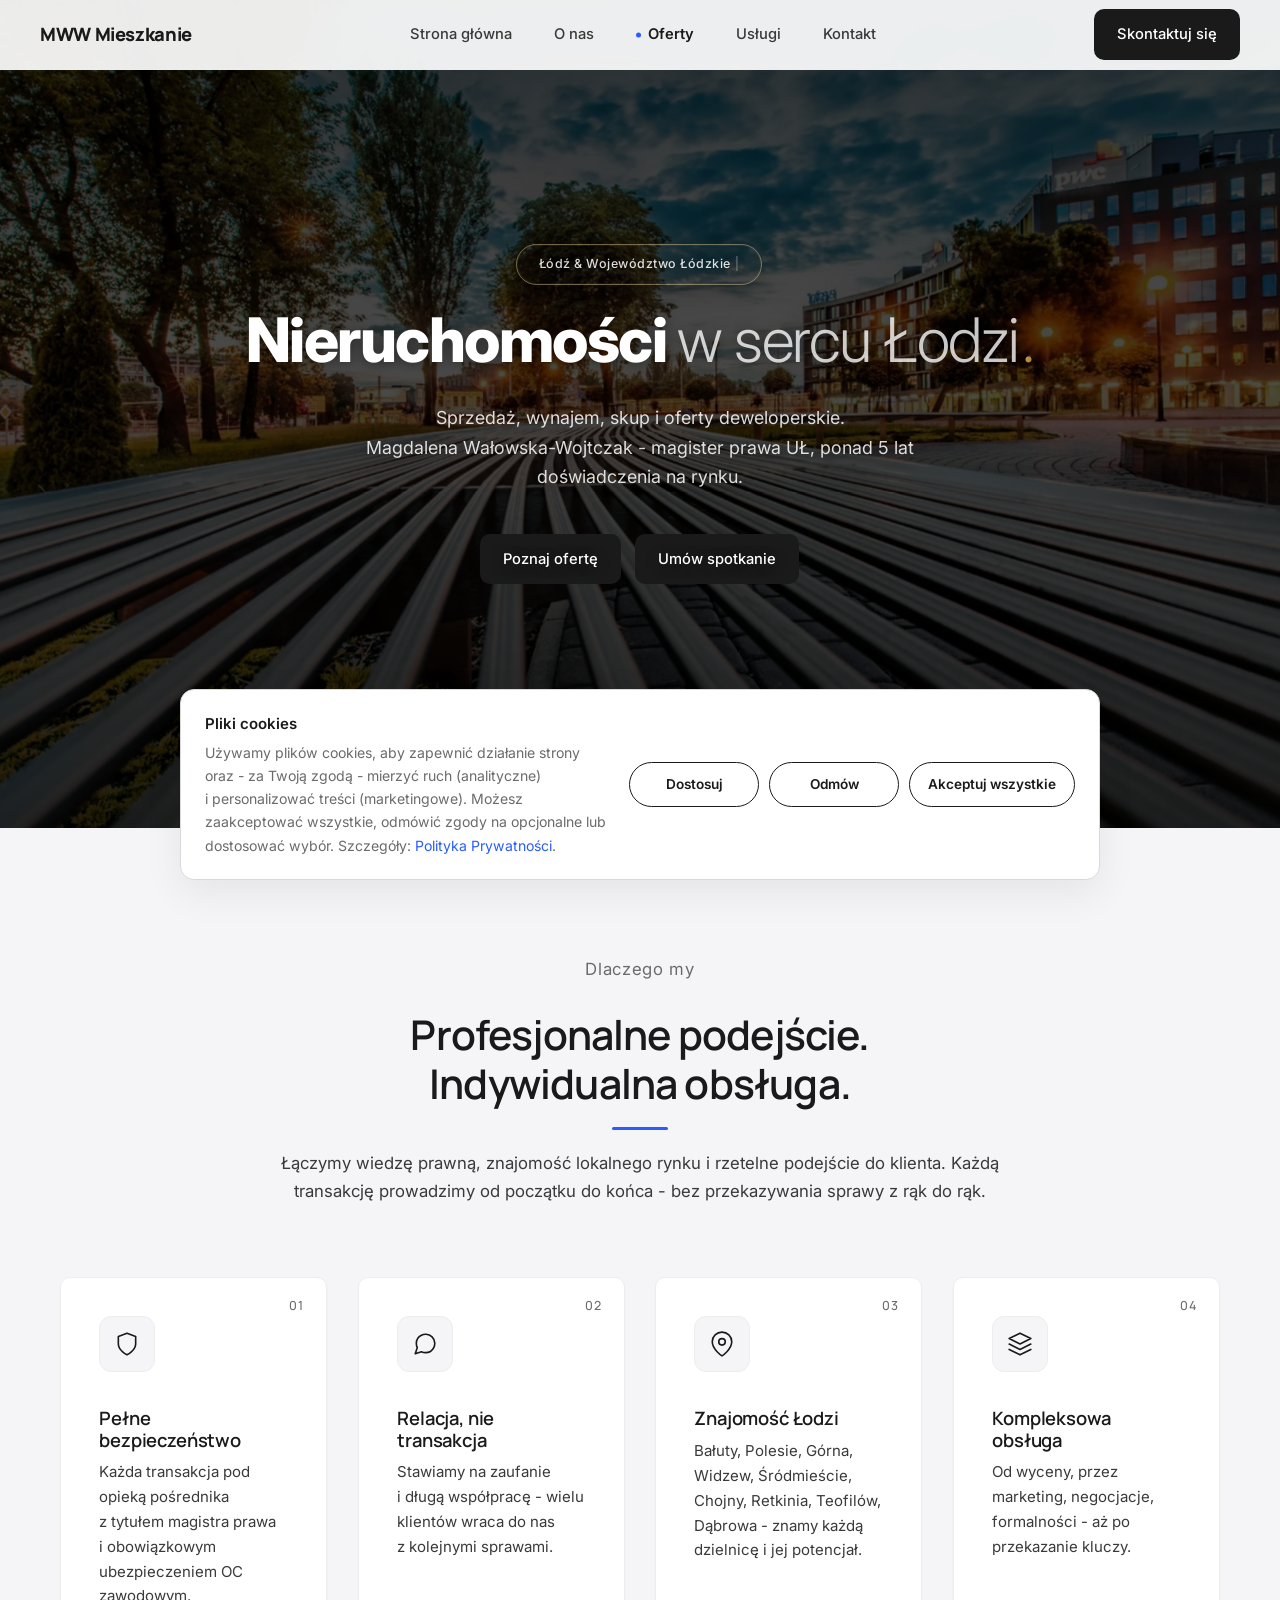
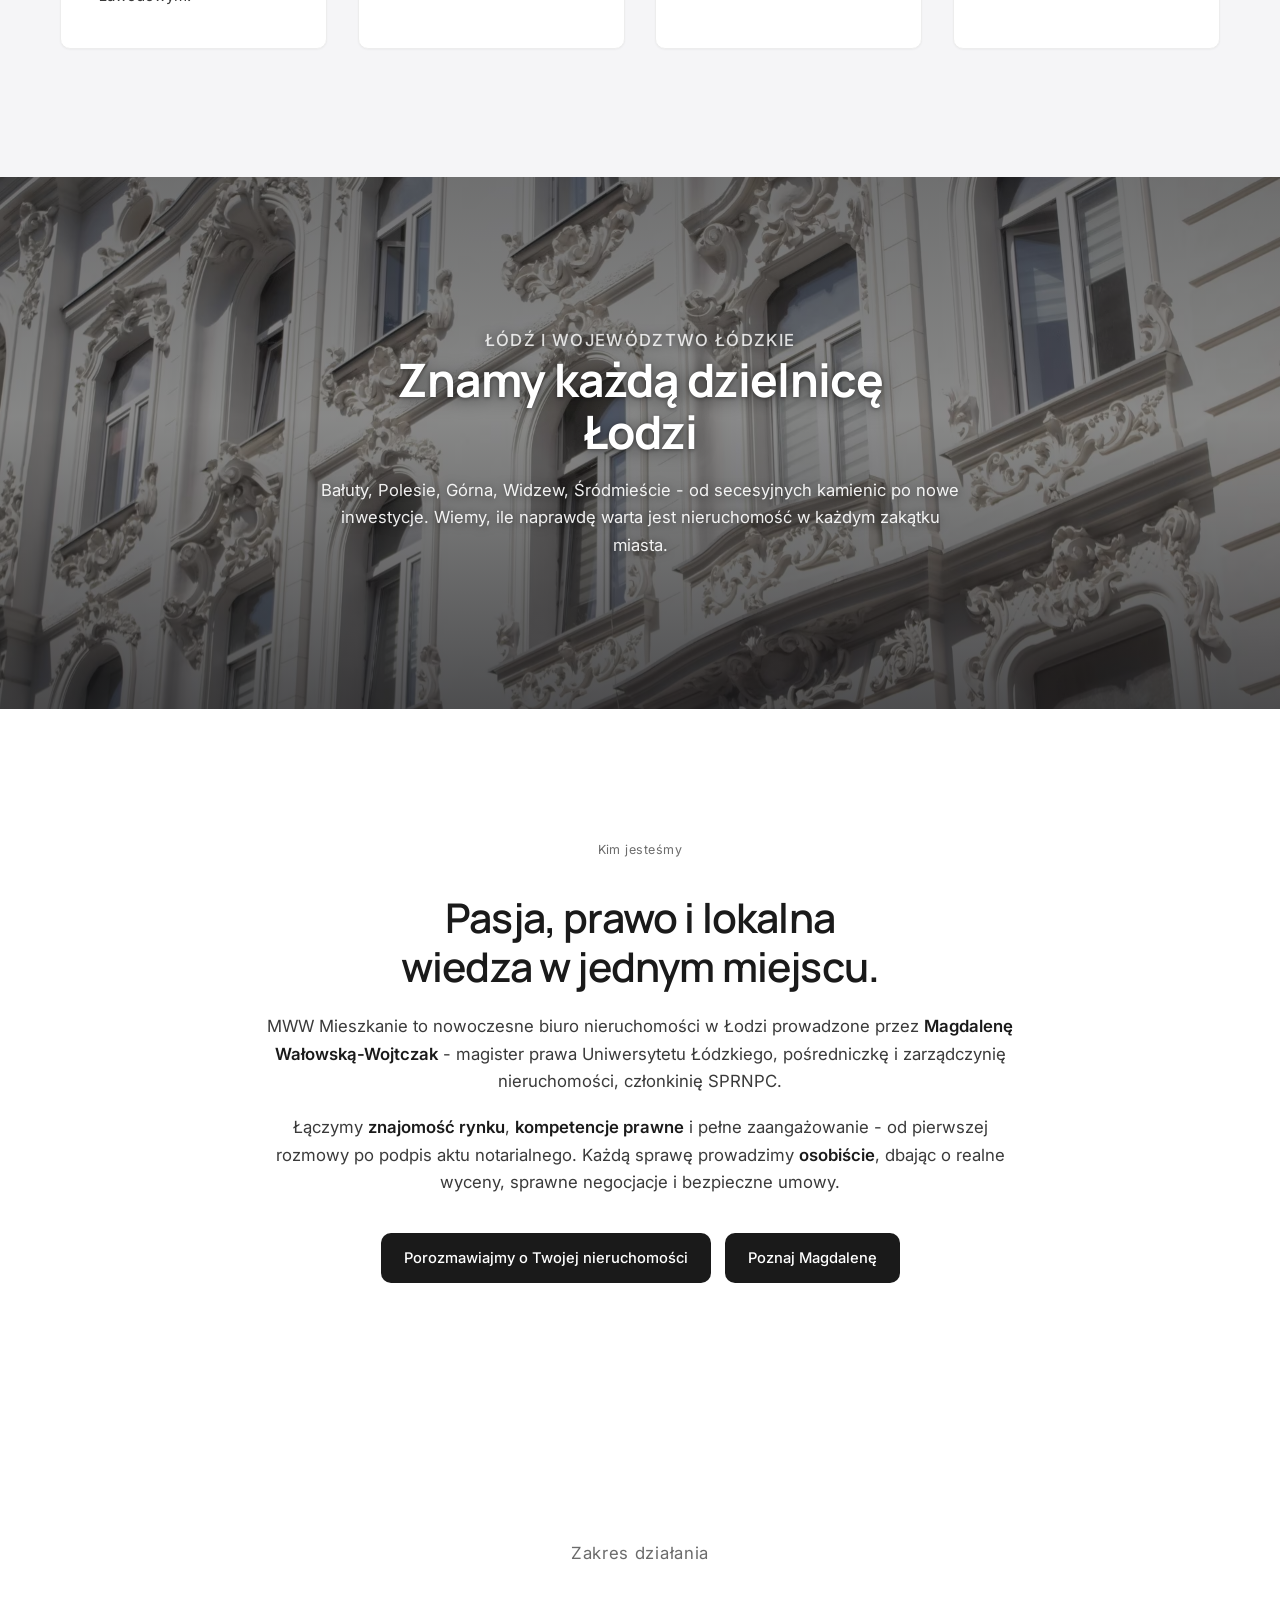
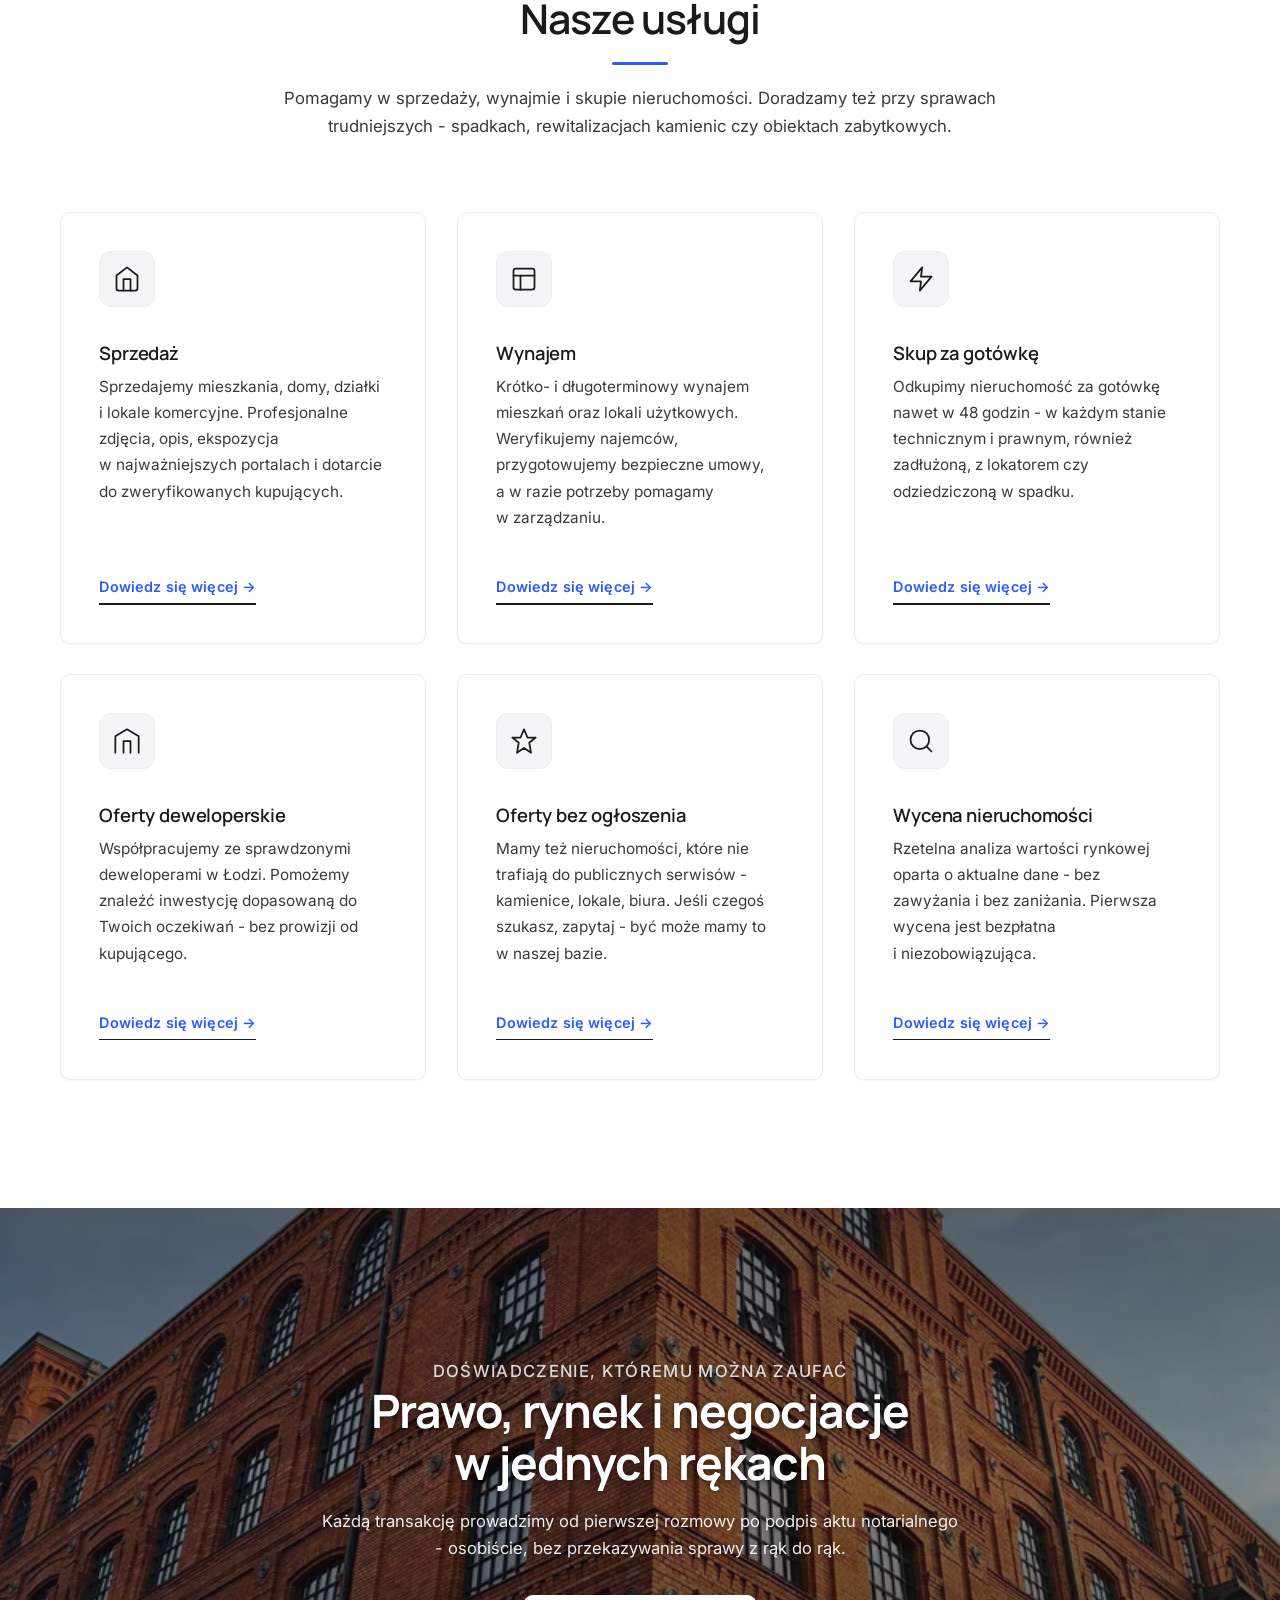
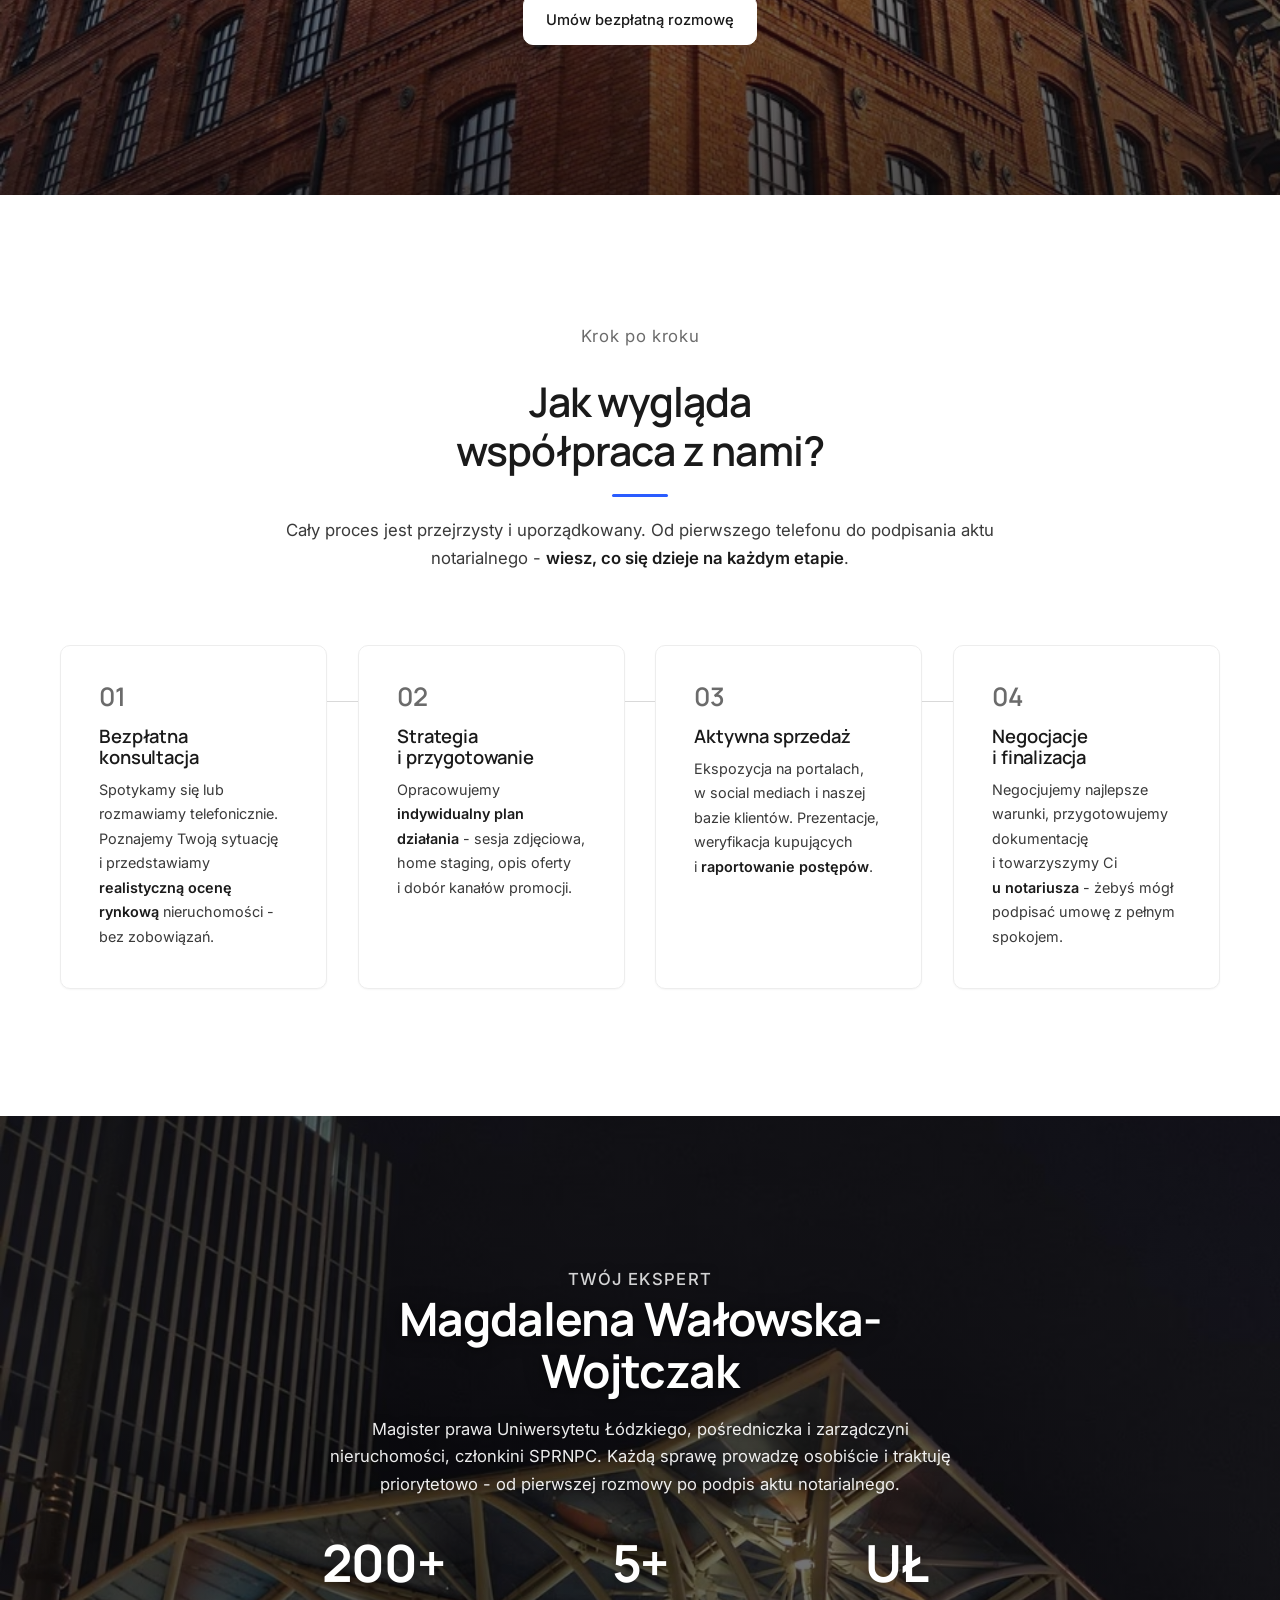
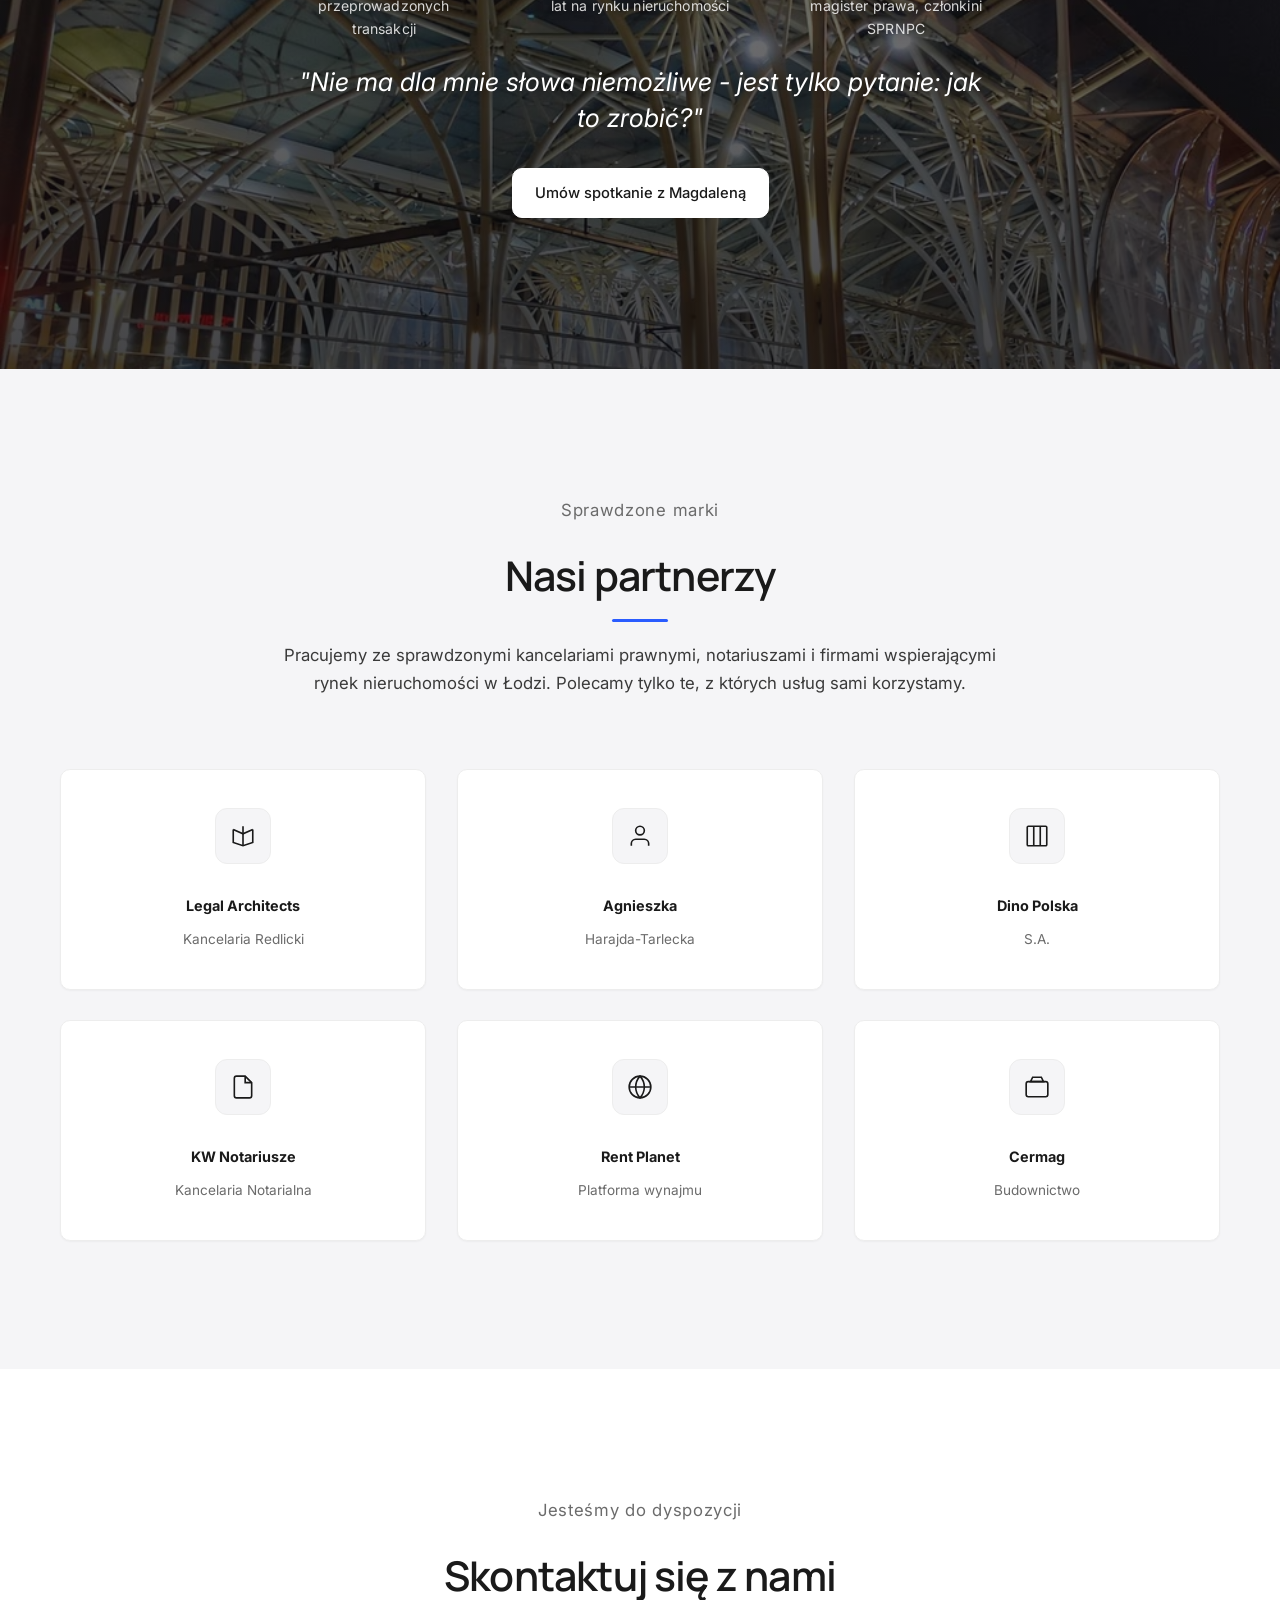
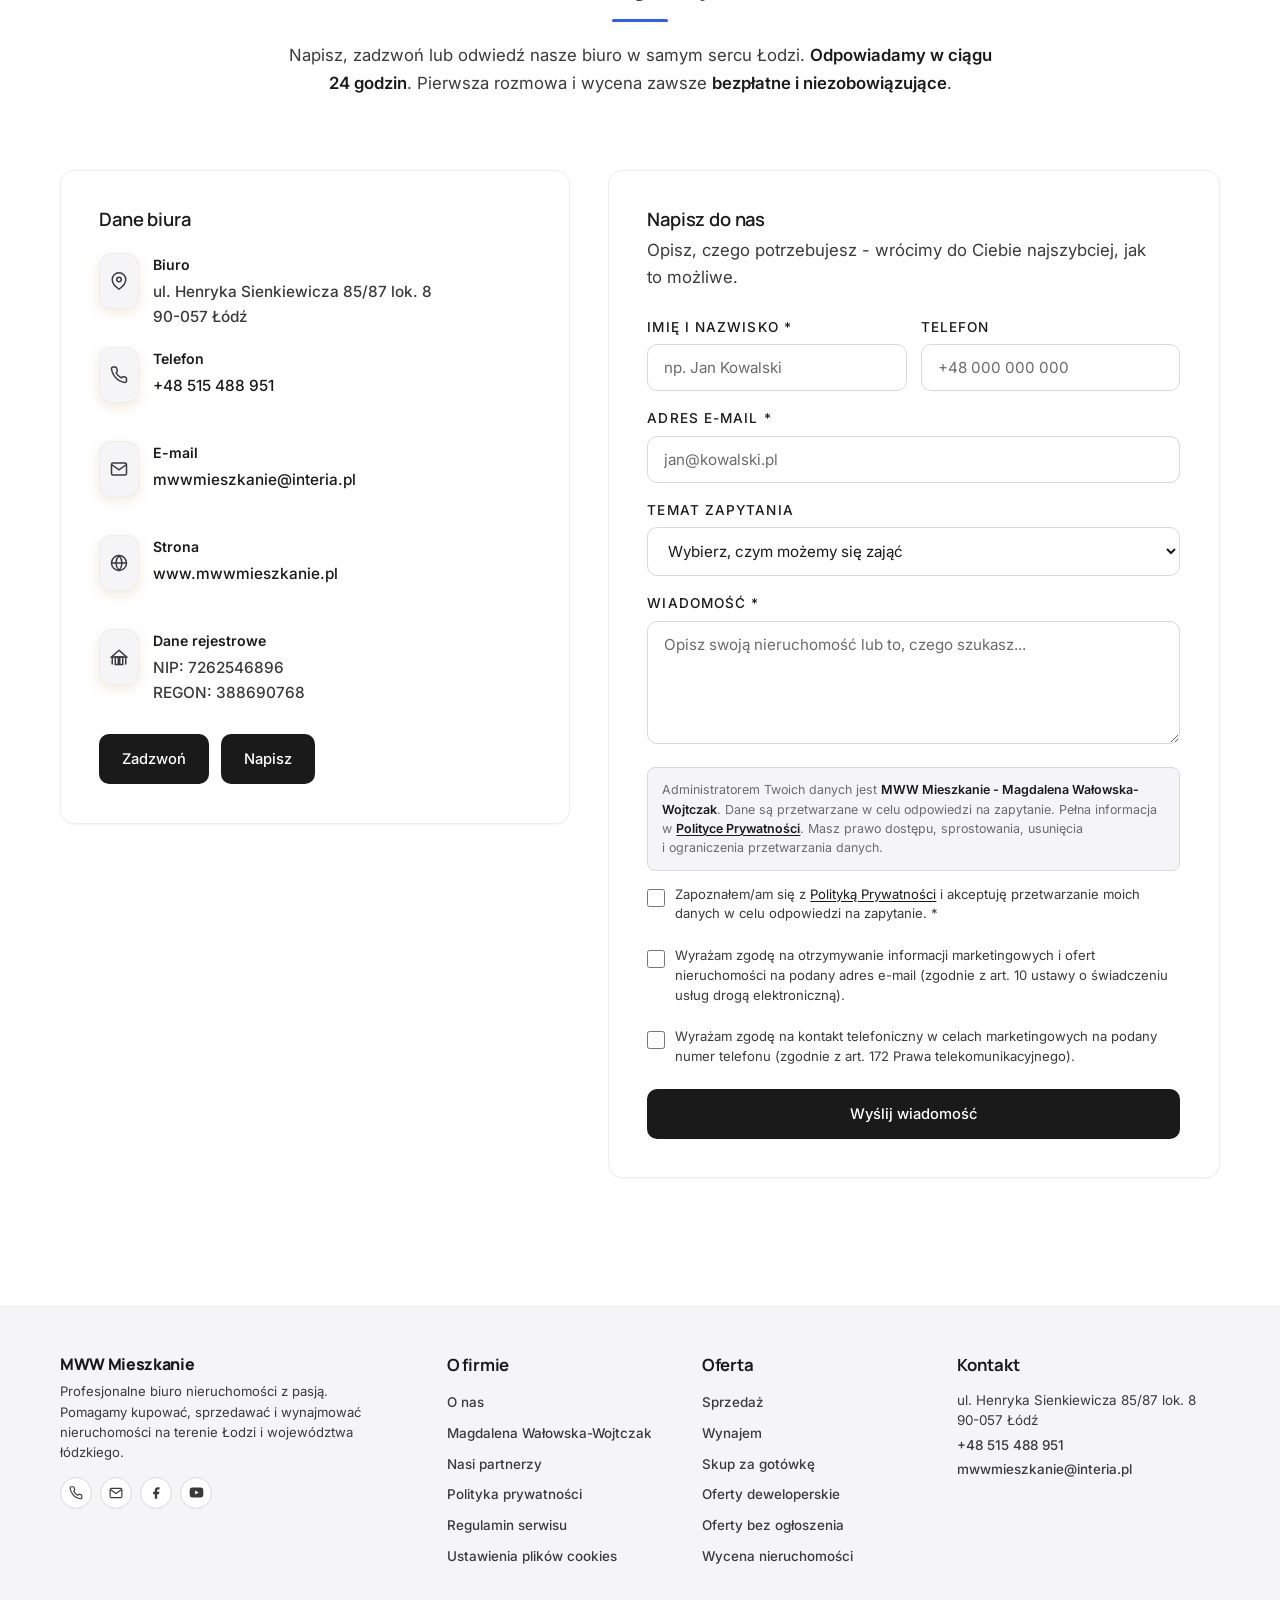
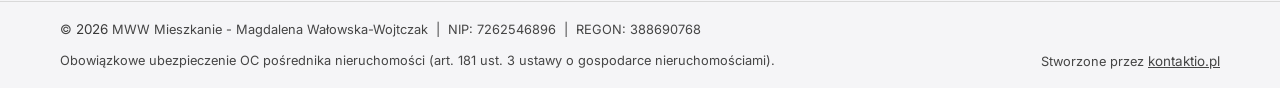
<file: index.html>
<!DOCTYPE html>
<html lang="pl">
<head>
  <meta charset="UTF-8">
  <meta name="viewport" content="width=device-width, initial-scale=1.0, viewport-fit=cover">
  <meta http-equiv="X-Content-Type-Options" content="nosniff">
  <meta http-equiv="Permissions-Policy" content="camera=(), microphone=(), geolocation=(), interest-cohort=()">
  <meta name="referrer" content="strict-origin-when-cross-origin">
  <meta name="theme-color" content="#FFFFFF">
  <meta name="format-detection" content="telephone=yes,email=yes,address=no">
  <title>MWW Mieszkanie - Biuro Nieruchomości w Łodzi | Sprzedaż, Wynajem, Skup</title>
  <meta name="description" content="Biuro nieruchomości MWW Mieszkanie w Łodzi. Sprzedaż mieszkań, domów i lokali, wynajem, skup za gotówkę w 48 godzin, oferty deweloperskie. Magdalena Wałowska-Wojtczak - magister prawa UŁ, ponad 200 transakcji.">
  <meta name="keywords" content="biuro nieruchomości Łódź, sprzedaż mieszkań Łódź, wynajem mieszkań Łódź, skup nieruchomości za gotówkę Łódź, oferty deweloperskie Łódź, pośrednik nieruchomości Łódź, MWW Mieszkanie">
  <meta name="author" content="MWW Mieszkanie - Magdalena Wałowska-Wojtczak">
  <meta name="robots" content="index, follow, max-image-preview:large, max-snippet:-1, max-video-preview:-1">
  <meta name="googlebot" content="index, follow">
  <meta name="geo.region" content="PL-LD">
  <meta name="geo.placename" content="Łódź">
  <meta name="geo.position" content="51.7592;19.4560">
  <meta name="ICBM" content="51.7592, 19.4560">
  <link rel="canonical" href="https://www.mwwmieszkanie.pl/">

  <meta property="og:locale" content="pl_PL">
  <meta property="og:site_name" content="MWW Mieszkanie">
  <meta property="og:title" content="MWW Mieszkanie - Biuro Nieruchomości w Łodzi">
  <meta property="og:description" content="Biuro nieruchomości w Łodzi. Sprzedaż, wynajem, skup za gotówkę i oferty deweloperskie. Indywidualne podejście do każdego klienta.">
  <meta property="og:type" content="website">
  <meta property="og:url" content="https://www.mwwmieszkanie.pl/">
  <meta property="og:image" content="https://www.mwwmieszkanie.pl/images/og-cover.jpg">
  <meta property="og:image:type" content="image/jpeg">
  <meta property="og:image:width" content="1200">
  <meta property="og:image:height" content="630">
  <meta property="og:image:alt" content="Panorama Łodzi - MWW Mieszkanie, biuro nieruchomości">
  <meta name="twitter:card" content="summary_large_image">
  <meta name="twitter:title" content="MWW Mieszkanie - Biuro Nieruchomości w Łodzi">
  <meta name="twitter:description" content="Sprzedaż, wynajem, skup za gotówkę i oferty deweloperskie w Łodzi.">
  <meta name="twitter:image" content="https://www.mwwmieszkanie.pl/images/og-cover.jpg">

  <link rel="icon" href="data:image/svg+xml;utf8,<svg xmlns='http://www.w3.org/2000/svg' viewBox='0 0 24 24' fill='none' stroke='%230e0e10' stroke-width='2' stroke-linecap='round' stroke-linejoin='round'><path d='M3 22V8L12 2l9 6v14'/><line x1='9' y1='22' x2='9' y2='14'/><line x1='15' y1='22' x2='15' y2='14'/><rect x='9' y='14' width='6' height='8'/></svg>">
  <link rel="apple-touch-icon" href="/images/apple-touch-icon.png">

  <link rel="preconnect" href="https://fonts.googleapis.com">
  <link rel="preconnect" href="https://fonts.gstatic.com" crossorigin>
  <link href="https://fonts.googleapis.com/css2?family=Manrope:wght@400;500;600;700;800&display=swap" rel="stylesheet">
  <link href="https://fonts.googleapis.com/css2?family=Unbounded:wght@600;700;800;900&display=swap" rel="stylesheet">
  <link href="https://fonts.googleapis.com/css2?family=Playfair+Display:ital,wght@0,400;0,500;0,600;0,700;1,400;1,500&family=Inter:wght@300;400;500;600&family=Cormorant+Garamond:ital,wght@0,300;0,400;0,500;1,300;1,400;1,500&display=swap" rel="stylesheet">

  <link rel="stylesheet" href="styles.css">
  <link rel="stylesheet" href="wow-animations.css">
  <link rel="stylesheet" href="redesign.css">

  <script type="application/ld+json">
  {
    "@context": "https://schema.org",
    "@graph": [
      {
        "@type": "RealEstateAgent",
        "@id": "https://www.mwwmieszkanie.pl/#org",
        "name": "MWW Mieszkanie",
        "image": "https://www.mwwmieszkanie.pl/images/lodz-architektura-1.webp",
        "logo": "https://www.mwwmieszkanie.pl/images/lodz-architektura-1.webp",
        "url": "https://www.mwwmieszkanie.pl/",
        "telephone": "+48515488951",
        "email": "mwwmieszkanie@interia.pl",
        "priceRange": "$$",
        "founder": {
          "@type": "Person",
          "name": "Magdalena Wałowska-Wojtczak",
          "jobTitle": "Pośrednik nieruchomości, magister prawa UŁ"
        },
        "areaServed": [
          {"@type":"City","name":"Łódź"},
          {"@type":"AdministrativeArea","name":"województwo łódzkie"}
        ],
        "address": {
          "@type": "PostalAddress",
          "streetAddress": "ul. Henryka Sienkiewicza 85/87 lok. 8",
          "addressLocality": "Łódź",
          "postalCode": "90-057",
          "addressCountry": "PL"
        },
        "geo": {
          "@type": "GeoCoordinates",
          "latitude": 51.7592,
          "longitude": 19.4560
        },
        "openingHoursSpecification": [{
          "@type": "OpeningHoursSpecification",
          "dayOfWeek": ["Monday","Tuesday","Wednesday","Thursday","Friday"],
          "opens": "09:00",
          "closes": "18:00"
        }],
        "sameAs": [
          "https://www.facebook.com/MWWMieszkanie/",
          "https://www.youtube.com/mwwmieszkanie"
        ]
      },
      {
        "@type": "WebSite",
        "@id": "https://www.mwwmieszkanie.pl/#website",
        "url": "https://www.mwwmieszkanie.pl/",
        "name": "MWW Mieszkanie",
        "publisher": {"@id": "https://www.mwwmieszkanie.pl/#org"},
        "inLanguage": "pl-PL"
      }
    ]
  }
  </script>
  <style id="skip-link-guard">.skip-link{position:absolute!important;left:-9999px!important;top:auto!important}.skip-link:focus{left:0!important;top:0!important}</style>
</head>
<body class="preloading">
<a href="#main" class="skip-link">Przejdź do treści</a>

<div id="preloader" role="status" aria-label="Ładowanie strony MWW Mieszkanie">
  <div class="preloader-inner">
    <div class="preloader-logo">MWW <strong>Mieszkanie</strong></div>
    <div class="preloader-bar"><div class="preloader-fill"></div></div>
    <span class="preloader-text">Biuro nieruchomości - Łódź</span>
  </div>
</div>

<header class="nav" id="nav">
  <a href="#hero" class="logo" aria-label="MWW Mieszkanie - strona główna">MWW <strong>Mieszkanie</strong></a>

  <nav class="nav-links" id="navLinks" role="navigation" aria-label="Nawigacja główna">
    <a href="#hero"       class="nav-link">Strona główna</a>
    <a href="#o-nas"      class="nav-link">O nas</a>
    <a href="oferty.html" class="nav-link nav-link-featured">Oferty</a>
    <a href="#uslugi"     class="nav-link">Usługi</a>
    <a href="#kontakt"    class="nav-link">Kontakt</a>
  </nav>

  <div class="nav-right">
    <a href="#kontakt" class="btn btn-primary nav-cta">Skontaktuj się</a>
    <button class="hamburger" id="hamburger" aria-label="Otwórz menu" aria-expanded="false" aria-controls="navLinks">
      <span></span><span></span><span></span>
    </button>
  </div>
</header>
<span id="main" tabindex="-1"></span>

<section id="hero" class="hero" aria-label="MWW Mieszkanie - Biuro Nieruchomości Łódź">
  <div class="hero-bg" id="heroBg" aria-hidden="true"></div>

  <div class="hero-content reveal">
    <p class="hero-eyebrow">Łódź &amp; Województwo Łódzkie</p>
    <h1>
      <span class="hero-title-light">Nieruchomości</span>
      <span class="hero-title-accent">w sercu Łodzi</span>
    </h1>
    <p class="hero-subtitle">
      Sprzedaż, wynajem, skup i&nbsp;oferty deweloperskie.<br>
      Magdalena Wałowska-Wojtczak - magister prawa UŁ, ponad 5&nbsp;lat doświadczenia na rynku.
    </p>
    <div class="hero-actions">
      <a href="#uslugi"  class="btn btn-primary btn-lg">Poznaj ofertę</a>
      <a href="#kontakt" class="btn btn-ghost-light btn-lg">Umów spotkanie</a>
    </div>
  </div>

  <div class="hero-scroll" aria-hidden="true">
    <span>Odkryj</span>
    <div class="scroll-line"></div>
  </div>
</section>

<section class="usp" aria-labelledby="usp-heading">
  <div class="usp-bg" aria-hidden="true"></div>
  <div class="container">
    <div class="section-header section-header-center reveal">
      <p class="eyebrow">Dlaczego my</p>
      <h2 id="usp-heading">Profesjonalne podejście.<br>Indywidualna obsługa.</h2>
      <p class="section-desc">
        Łączymy wiedzę prawną, znajomość lokalnego rynku i&nbsp;rzetelne podejście do klienta.
        Każdą transakcję prowadzimy od początku do końca - bez przekazywania sprawy z&nbsp;rąk do rąk.
      </p>
    </div>

    <div class="usp-grid">
      <article class="usp-card reveal reveal-scale">
        <span class="usp-icon" aria-hidden="true">
          <svg width="26" height="26" viewBox="0 0 24 24" fill="none" stroke="currentColor" stroke-width="1.5" stroke-linecap="round" stroke-linejoin="round"><path d="M12 22s8-4 8-10V5l-8-3-8 3v7c0 6 8 10 8 10z"/></svg>
        </span>
        <h3>Pełne bezpieczeństwo</h3>
        <p>Każda transakcja pod opieką pośrednika z&nbsp;tytułem magistra prawa i&nbsp;obowiązkowym ubezpieczeniem OC zawodowym.</p>
      </article>

      <article class="usp-card reveal reveal-scale">
        <span class="usp-icon" aria-hidden="true">
          <svg width="26" height="26" viewBox="0 0 24 24" fill="none" stroke="currentColor" stroke-width="1.5" stroke-linecap="round" stroke-linejoin="round"><path d="M21 11.5a8.38 8.38 0 0 1-.9 3.8 8.5 8.5 0 0 1-7.6 4.7 8.38 8.38 0 0 1-3.8-.9L3 21l1.9-5.7a8.38 8.38 0 0 1-.9-3.8 8.5 8.5 0 0 1 4.7-7.6 8.38 8.38 0 0 1 3.8-.9h.5a8.48 8.48 0 0 1 8 8v.5z"/></svg>
        </span>
        <h3>Relacja, nie transakcja</h3>
        <p>Stawiamy na zaufanie i&nbsp;długą współpracę - wielu klientów wraca do nas z&nbsp;kolejnymi sprawami.</p>
      </article>

      <article class="usp-card reveal reveal-scale">
        <span class="usp-icon" aria-hidden="true">
          <svg width="26" height="26" viewBox="0 0 24 24" fill="none" stroke="currentColor" stroke-width="1.5" stroke-linecap="round" stroke-linejoin="round"><path d="M21 10c0 7-9 13-9 13s-9-6-9-13a9 9 0 0 1 18 0z"/><circle cx="12" cy="10" r="3"/></svg>
        </span>
        <h3>Znajomość Łodzi</h3>
        <p>Bałuty, Polesie, Górna, Widzew, Śródmieście, Chojny, Retkinia, Teofilów, Dąbrowa - znamy każdą dzielnicę i jej potencjał.</p>
      </article>

      <article class="usp-card reveal reveal-scale">
        <span class="usp-icon" aria-hidden="true">
          <svg width="26" height="26" viewBox="0 0 24 24" fill="none" stroke="currentColor" stroke-width="1.5" stroke-linecap="round" stroke-linejoin="round"><path d="M12 2L2 7l10 5 10-5-10-5z"/><path d="M2 17l10 5 10-5"/><path d="M2 12l10 5 10-5"/></svg>
        </span>
        <h3>Kompleksowa obsługa</h3>
        <p>Od wyceny, przez marketing, negocjacje, formalności - aż po przekazanie kluczy.</p>
      </article>
    </div>
  </div>
</section>

<section class="photo-band photo-band--panorama" aria-label="Łódź - obszar działania MWW Mieszkanie">
  <div class="photo-band-inner reveal">
    <p class="photo-band-eyebrow">Łódź i&nbsp;województwo łódzkie</p>
    <h2>Znamy każdą dzielnicę Łodzi</h2>
    <p>Bałuty, Polesie, Górna, Widzew, Śródmieście - od secesyjnych kamienic po nowe inwestycje. Wiemy, ile naprawdę warta jest nieruchomość w&nbsp;każdym zakątku miasta.</p>
  </div>
</section>

<section id="o-nas" class="section about about--solo" aria-labelledby="about-heading">
  <div class="about-bg" aria-hidden="true"></div>
  <div class="container">
    <div class="about-solo reveal">
      <header class="about-solo-header">
        <p class="eyebrow">Kim jesteśmy</p>
        <h2 id="about-heading">Pasja, prawo i lokalna<br>wiedza w jednym miejscu.</h2>
        <p class="about-solo-lead">
          MWW Mieszkanie to nowoczesne biuro nieruchomości w Łodzi prowadzone przez <strong>Magdalenę Wałowską-Wojtczak</strong> - magister prawa Uniwersytetu Łódzkiego, pośredniczkę i&nbsp;zarządczynię nieruchomości, członkinię SPRNPC.
        </p>
        <p class="about-solo-lead">
          Łączymy <strong>znajomość rynku</strong>, <strong>kompetencje prawne</strong> i&nbsp;pełne zaangażowanie - od pierwszej rozmowy po podpis aktu notarialnego. Każdą sprawę prowadzimy <strong>osobiście</strong>, dbając o&nbsp;realne wyceny, sprawne negocjacje i&nbsp;bezpieczne umowy.
        </p>
      </header>

      <div class="about-solo-cta">
        <a href="#kontakt" class="btn btn-primary">Porozmawiajmy o Twojej nieruchomości</a>
        <a href="#agent" class="btn btn-outline">Poznaj Magdalenę</a>
      </div>
    </div>
  </div>
</section>

<section id="uslugi" class="section services bg-alt" aria-labelledby="services-heading">
  <div class="container">
    <div class="section-header section-header-center reveal">
      <p class="eyebrow">Zakres działania</p>
      <h2 id="services-heading">Nasze usługi</h2>
      <p class="section-desc">
        Pomagamy w&nbsp;sprzedaży, wynajmie i&nbsp;skupie nieruchomości. Doradzamy też przy sprawach trudniejszych - spadkach, rewitalizacjach kamienic czy obiektach zabytkowych.
      </p>
    </div>

    <div class="services-grid">

      <article id="sprzedaz" class="service-card reveal reveal-scale">
        <div class="service-icon" aria-hidden="true">
          <svg width="28" height="28" viewBox="0 0 24 24" fill="none" stroke="currentColor" stroke-width="1.5" stroke-linecap="round" stroke-linejoin="round"><path d="M3 9l9-7 9 7v11a2 2 0 0 1-2 2H5a2 2 0 0 1-2-2z"/><polyline points="9 22 9 12 15 12 15 22"/></svg>
        </div>
        <h3>Sprzedaż</h3>
        <p>Sprzedajemy mieszkania, domy, działki i&nbsp;lokale komercyjne. Profesjonalne zdjęcia, opis, ekspozycja w&nbsp;najważniejszych portalach i&nbsp;dotarcie do zweryfikowanych kupujących.</p>
        <a href="sprzedaz.html" class="service-link">Dowiedz się więcej &rarr;</a>
      </article>

      <article id="wynajem" class="service-card reveal reveal-scale">
        <div class="service-icon" aria-hidden="true">
          <svg width="28" height="28" viewBox="0 0 24 24" fill="none" stroke="currentColor" stroke-width="1.5" stroke-linecap="round" stroke-linejoin="round"><rect x="3" y="3" width="18" height="18" rx="2"/><path d="M3 9h18M9 21V9"/></svg>
        </div>
        <h3>Wynajem</h3>
        <p>Krótko- i&nbsp;długoterminowy wynajem mieszkań oraz lokali użytkowych. Weryfikujemy najemców, przygotowujemy bezpieczne umowy, a&nbsp;w&nbsp;razie potrzeby pomagamy w&nbsp;zarządzaniu.</p>
        <a href="wynajem.html" class="service-link">Dowiedz się więcej &rarr;</a>
      </article>

      <article id="skup" class="service-card reveal reveal-scale">
        <div class="service-icon" aria-hidden="true">
          <svg width="28" height="28" viewBox="0 0 24 24" fill="none" stroke="currentColor" stroke-width="1.5" stroke-linecap="round" stroke-linejoin="round"><polygon points="13 2 3 14 12 14 11 22 21 10 12 10 13 2"/></svg>
        </div>
        <h3>Skup za gotówkę</h3>
        <p>Odkupimy nieruchomość za gotówkę nawet w&nbsp;48&nbsp;godzin - w&nbsp;każdym stanie technicznym i&nbsp;prawnym, również zadłużoną, z&nbsp;lokatorem czy odziedziczoną w&nbsp;spadku.</p>
        <a href="skup.html" class="service-link">Dowiedz się więcej &rarr;</a>
      </article>

      <article id="deweloper" class="service-card reveal reveal-scale">
        <div class="service-icon" aria-hidden="true">
          <svg width="28" height="28" viewBox="0 0 24 24" fill="none" stroke="currentColor" stroke-width="1.5" stroke-linecap="round" stroke-linejoin="round"><path d="M2 22V8l10-6 10 6v14"/><path d="M9 22V12h6v10"/></svg>
        </div>
        <h3>Oferty deweloperskie</h3>
        <p>Współpracujemy ze sprawdzonymi deweloperami w&nbsp;Łodzi. Pomożemy znaleźć inwestycję dopasowaną do Twoich oczekiwań - bez prowizji od kupującego.</p>
        <a href="deweloperskie.html" class="service-link">Dowiedz się więcej &rarr;</a>
      </article>

      <article id="off-market" class="service-card reveal reveal-scale">
        <div class="service-icon" aria-hidden="true">
          <svg width="28" height="28" viewBox="0 0 24 24" fill="none" stroke="currentColor" stroke-width="1.5" stroke-linecap="round" stroke-linejoin="round"><path d="M12 2l3 7h7l-5.5 4.5L18 22l-6-4-6 4 1.5-8.5L2 9h7z"/></svg>
        </div>
        <h3>Oferty bez ogłoszenia</h3>
        <p>Mamy też nieruchomości, które nie trafiają do publicznych serwisów - kamienice, lokale, biura. Jeśli czegoś szukasz, zapytaj - być może mamy to w&nbsp;naszej bazie.</p>
        <a href="off-market.html" class="service-link">Dowiedz się więcej &rarr;</a>
      </article>

      <article class="service-card reveal reveal-scale">
        <div class="service-icon" aria-hidden="true">
          <svg width="28" height="28" viewBox="0 0 24 24" fill="none" stroke="currentColor" stroke-width="1.5" stroke-linecap="round" stroke-linejoin="round"><circle cx="11" cy="11" r="8"/><line x1="21" y1="21" x2="16.65" y2="16.65"/></svg>
        </div>
        <h3>Wycena nieruchomości</h3>
        <p>Rzetelna analiza wartości rynkowej oparta o&nbsp;aktualne dane - bez zawyżania i&nbsp;bez zaniżania. Pierwsza wycena jest bezpłatna i&nbsp;niezobowiązująca.</p>
        <a href="wycena.html" class="service-link">Dowiedz się więcej &rarr;</a>
      </article>

    </div>
  </div>
</section>

<section class="photo-band photo-band--brick" aria-label="Doświadczenie MWW Mieszkanie">
  <div class="photo-band-inner reveal">
    <p class="photo-band-eyebrow">Doświadczenie, któremu można zaufać</p>
    <h2>Prawo, rynek i&nbsp;negocjacje w&nbsp;jednych rękach</h2>
    <p>Każdą transakcję prowadzimy od pierwszej rozmowy po podpis aktu notarialnego - osobiście, bez przekazywania sprawy z&nbsp;rąk do rąk.</p>
    <div class="photo-band-actions">
      <a href="#kontakt" class="btn btn-primary">Umów bezpłatną rozmowę</a>
    </div>
  </div>
</section>

<section class="process" aria-labelledby="process-heading">
  <div class="process-bg" aria-hidden="true"></div>
  <div class="container">
    <div class="section-header section-header-center reveal">
      <p class="eyebrow">Krok po kroku</p>
      <h2 id="process-heading">Jak wygląda<br>współpraca z&nbsp;nami?</h2>
      <p class="section-desc">Cały proces jest przejrzysty i&nbsp;uporządkowany. Od pierwszego telefonu do podpisania aktu notarialnego - <strong>wiesz, co się dzieje na każdym etapie</strong>.</p>
    </div>

    <div class="process-grid">
      <div class="process-step reveal reveal-scale">
        <div class="process-number" aria-hidden="true">01</div>
        <h3>Bezpłatna konsultacja</h3>
        <p>Spotykamy się lub rozmawiamy telefonicznie. Poznajemy Twoją sytuację i&nbsp;przedstawiamy <strong>realistyczną ocenę rynkową</strong> nieruchomości - bez zobowiązań.</p>
      </div>
      <div class="process-step reveal reveal-scale">
        <div class="process-number" aria-hidden="true">02</div>
        <h3>Strategia i&nbsp;przygotowanie</h3>
        <p>Opracowujemy <strong>indywidualny plan działania</strong> - sesja zdjęciowa, home staging, opis oferty i&nbsp;dobór kanałów promocji.</p>
      </div>
      <div class="process-step reveal reveal-scale">
        <div class="process-number" aria-hidden="true">03</div>
        <h3>Aktywna sprzedaż</h3>
        <p>Ekspozycja na portalach, w&nbsp;social mediach i&nbsp;naszej bazie klientów. Prezentacje, weryfikacja kupujących i&nbsp;<strong>raportowanie postępów</strong>.</p>
      </div>
      <div class="process-step reveal reveal-scale">
        <div class="process-number" aria-hidden="true">04</div>
        <h3>Negocjacje i&nbsp;finalizacja</h3>
        <p>Negocjujemy najlepsze warunki, przygotowujemy dokumentację i&nbsp;towarzyszymy Ci <strong>u&nbsp;notariusza</strong> - żebyś mógł podpisać umowę z&nbsp;pełnym spokojem.</p>
      </div>
    </div>
  </div>
</section>

<section id="agent" class="photo-band photo-band--night photo-band--stats" aria-labelledby="agent-heading">
  <div class="photo-band-inner reveal">
    <p class="photo-band-eyebrow">Twój ekspert</p>
    <h2 id="agent-heading">Magdalena Wałowska-Wojtczak</h2>
    <p>Magister prawa Uniwersytetu Łódzkiego, pośredniczka i&nbsp;zarządczyni nieruchomości, członkini SPRNPC. Każdą sprawę prowadzę osobiście i&nbsp;traktuję priorytetowo - od pierwszej rozmowy po podpis aktu notarialnego.</p>
    <ul class="photo-band-stats" aria-label="Doświadczenie Magdaleny Wałowskiej-Wojtczak">
      <li class="photo-band-stat"><span class="num">200+</span><span class="label">przeprowadzonych transakcji</span></li>
      <li class="photo-band-stat"><span class="num">5+</span><span class="label">lat na rynku nieruchomości</span></li>
      <li class="photo-band-stat"><span class="num">UŁ</span><span class="label">magister prawa, członkini SPRNPC</span></li>
    </ul>
    <blockquote class="photo-band-quote">
      <em>"Nie ma dla mnie słowa niemożliwe - jest tylko pytanie: jak to&nbsp;zrobić?"</em>
    </blockquote>
    <div class="photo-band-actions">
      <a href="#kontakt" class="btn btn-primary">Umów spotkanie z&nbsp;Magdaleną</a>
    </div>
  </div>
</section>

<section id="partnerzy" class="section partners" aria-labelledby="partners-heading">
  <div class="container">
    <div class="section-header section-header-center reveal">
      <p class="eyebrow">Sprawdzone marki</p>
      <h2 id="partners-heading">Nasi partnerzy</h2>
      <p class="section-desc">Pracujemy ze sprawdzonymi kancelariami prawnymi, notariuszami i&nbsp;firmami wspierającymi rynek nieruchomości w&nbsp;Łodzi. Polecamy tylko te, z&nbsp;których usług sami korzystamy.</p>
    </div>
    <div class="partners-grid">
      <div class="partner-card reveal reveal-scale">
        <div class="partner-icon" aria-hidden="true"><svg width="26" height="26" viewBox="0 0 24 24" fill="none" stroke="currentColor" stroke-width="1.5"><line x1="12" y1="3" x2="12" y2="21"/><path d="M3 6l9 4 9-4"/><path d="M3 6v12l9 3 9-3V6"/></svg></div>
        <strong>Legal Architects</strong>
        <span>Kancelaria Redlicki</span>
      </div>
      <div class="partner-card reveal reveal-scale">
        <div class="partner-icon" aria-hidden="true"><svg width="26" height="26" viewBox="0 0 24 24" fill="none" stroke="currentColor" stroke-width="1.5"><path d="M20 21v-2a4 4 0 0 0-4-4H8a4 4 0 0 0-4 4v2"/><circle cx="12" cy="7" r="4"/></svg></div>
        <strong>Agnieszka</strong>
        <span>Harajda-Tarlecka</span>
      </div>
      <div class="partner-card reveal reveal-scale">
        <div class="partner-icon" aria-hidden="true"><svg width="26" height="26" viewBox="0 0 24 24" fill="none" stroke="currentColor" stroke-width="1.5"><rect x="3" y="3" width="18" height="18" rx="1"/><line x1="9" y1="3" x2="9" y2="21"/><line x1="15" y1="3" x2="15" y2="21"/></svg></div>
        <strong>Dino Polska</strong>
        <span>S.A.</span>
      </div>
      <div class="partner-card reveal reveal-scale">
        <div class="partner-icon" aria-hidden="true"><svg width="26" height="26" viewBox="0 0 24 24" fill="none" stroke="currentColor" stroke-width="1.5"><path d="M14 2H6a2 2 0 0 0-2 2v16a2 2 0 0 0 2 2h12a2 2 0 0 0 2-2V8z"/><polyline points="14 2 14 8 20 8"/></svg></div>
        <strong>KW Notariusze</strong>
        <span>Kancelaria Notarialna</span>
      </div>
      <div class="partner-card reveal reveal-scale">
        <div class="partner-icon" aria-hidden="true"><svg width="26" height="26" viewBox="0 0 24 24" fill="none" stroke="currentColor" stroke-width="1.5"><circle cx="12" cy="12" r="10"/><line x1="2" y1="12" x2="22" y2="12"/><path d="M12 2a15.3 15.3 0 0 1 4 10 15.3 15.3 0 0 1-4 10 15.3 15.3 0 0 1-4-10 15.3 15.3 0 0 1 4-10z"/></svg></div>
        <strong>Rent Planet</strong>
        <span>Platforma wynajmu</span>
      </div>
      <div class="partner-card reveal reveal-scale">
        <div class="partner-icon" aria-hidden="true"><svg width="26" height="26" viewBox="0 0 24 24" fill="none" stroke="currentColor" stroke-width="1.5"><rect x="2" y="7" width="20" height="14" rx="2"/><path d="M16 3H8l-2 4h12z"/></svg></div>
        <strong>Cermag</strong>
        <span>Budownictwo</span>
      </div>
    </div>
  </div>
</section>

<section id="kontakt" class="section contact bg-alt" aria-labelledby="contact-heading">
  <div class="container">
    <div class="section-header section-header-center reveal">
      <p class="eyebrow">Jesteśmy do dyspozycji</p>
      <h2 id="contact-heading">Skontaktuj się z&nbsp;nami</h2>
      <p class="section-desc">Napisz, zadzwoń lub odwiedź nasze biuro w&nbsp;samym sercu Łodzi. <strong>Odpowiadamy w&nbsp;ciągu 24&nbsp;godzin</strong>. Pierwsza rozmowa i&nbsp;wycena zawsze <strong>bezpłatne i&nbsp;niezobowiązujące</strong>.</p>
    </div>

    <div class="contact-layout">
      <div class="contact-info reveal reveal-left">
        <div class="contact-info-card">
          <h3>Dane biura</h3>
          <ul class="contact-details" aria-label="Dane kontaktowe MWW Mieszkanie">
            <li>
              <span class="contact-icon" aria-hidden="true"><svg width="18" height="18" viewBox="0 0 24 24" fill="none" stroke="currentColor" stroke-width="2"><path d="M21 10c0 7-9 13-9 13s-9-6-9-13a9 9 0 0 1 18 0z"/><circle cx="12" cy="10" r="3"/></svg></span>
              <div>
                <strong>Biuro</strong>
                <span>ul. Henryka Sienkiewicza 85/87 lok.&nbsp;8<br>90-057 Łódź</span>
              </div>
            </li>
            <li>
              <span class="contact-icon" aria-hidden="true"><svg width="18" height="18" viewBox="0 0 24 24" fill="none" stroke="currentColor" stroke-width="2" stroke-linecap="round" stroke-linejoin="round"><path d="M22 16.92v3a2 2 0 0 1-2.18 2 19.79 19.79 0 0 1-8.63-3.07A19.5 19.5 0 0 1 4.99 12a19.79 19.79 0 0 1-3.07-8.67A2 2 0 0 1 3.9 1.27h3a2 2 0 0 1 2 1.72c.127.96.361 1.903.7 2.81a2 2 0 0 1-.45 2.11L8.09 9a16 16 0 0 0 6.91 6.91l1.09-1.08a2 2 0 0 1 2.11-.45c.907.339 1.85.573 2.81.7A2 2 0 0 1 22 16.92z"/></svg></span>
              <div>
                <strong>Telefon</strong>
                <a href="tel:+48515488951">+48 515 488 951</a>
              </div>
            </li>
            <li>
              <span class="contact-icon" aria-hidden="true"><svg width="18" height="18" viewBox="0 0 24 24" fill="none" stroke="currentColor" stroke-width="2"><path d="M4 4h16c1.1 0 2 .9 2 2v12c0 1.1-.9 2-2 2H4c-1.1 0-2-.9-2-2V6c0-1.1.9-2 2-2z"/><polyline points="22,6 12,13 2,6"/></svg></span>
              <div>
                <strong>E-mail</strong>
                <a href="mailto:mwwmieszkanie@interia.pl">mwwmieszkanie@interia.pl</a>
              </div>
            </li>
            <li>
              <span class="contact-icon" aria-hidden="true"><svg width="18" height="18" viewBox="0 0 24 24" fill="none" stroke="currentColor" stroke-width="2"><circle cx="12" cy="12" r="10"/><line x1="2" y1="12" x2="22" y2="12"/><path d="M12 2a15.3 15.3 0 0 1 4 10 15.3 15.3 0 0 1-4 10 15.3 15.3 0 0 1-4-10 15.3 15.3 0 0 1 4-10z"/></svg></span>
              <div>
                <strong>Strona</strong>
                <a href="https://www.mwwmieszkanie.pl" target="_blank" rel="noopener noreferrer">www.mwwmieszkanie.pl</a>
              </div>
            </li>
            <li>
              <span class="contact-icon" aria-hidden="true"><svg width="18" height="18" viewBox="0 0 24 24" fill="none" stroke="currentColor" stroke-width="2"><path d="M3 22V12M21 22V12M12 3L2 12h20z"/><rect x="7" y="12" width="4" height="10"/><rect x="13" y="12" width="4" height="10"/></svg></span>
              <div>
                <strong>Dane rejestrowe</strong>
                <span>NIP: 7262546896<br>REGON: 388690768</span>
              </div>
            </li>
          </ul>
          <div class="contact-cta-btns">
            <a href="tel:+48515488951" class="btn btn-primary">Zadzwoń</a>
            <a href="mailto:mwwmieszkanie@interia.pl" class="btn btn-outline">Napisz</a>
          </div>
        </div>
      </div>

      <div class="contact-form-wrap reveal reveal-right">
        <form id="contactForm" class="contact-form" novalidate aria-label="Formularz kontaktowy MWW Mieszkanie" autocomplete="on">
          <h3>Napisz do nas</h3>
          <p class="form-sub">Opisz, czego potrzebujesz - wrócimy do Ciebie najszybciej, jak to&nbsp;możliwe.</p>
          <div class="form-hp" aria-hidden="true" style="position:absolute;left:-9999px;top:-9999px;height:0;width:0;overflow:hidden">
            <label for="website">Strona (nie wypełniaj)</label>
            <input type="text" id="website" name="website" tabindex="-1" autocomplete="off">
          </div>
          <div class="form-row">
            <div class="form-group">
              <label for="fname">Imię i&nbsp;nazwisko *</label>
              <input type="text" id="fname" name="fname" placeholder="np. Jan Kowalski" required autocomplete="name">
            </div>
            <div class="form-group">
              <label for="fphone">Telefon</label>
              <input type="tel" id="fphone" name="fphone" placeholder="+48 000 000 000" autocomplete="tel">
            </div>
          </div>
          <div class="form-group">
            <label for="femail">Adres e-mail *</label>
            <input type="email" id="femail" name="femail" placeholder="jan@kowalski.pl" required autocomplete="email">
          </div>
          <div class="form-group">
            <label for="fsubject">Temat zapytania</label>
            <select id="fsubject" name="fsubject">
              <option value="">Wybierz, czym możemy się zająć</option>
              <option value="sprzedaz">Sprzedaż nieruchomości</option>
              <option value="wynajem">Wynajem nieruchomości</option>
              <option value="skup">Skup za gotówkę</option>
              <option value="deweloper">Oferta deweloperska</option>
              <option value="off">Oferty bez ogłoszenia</option>
              <option value="inne">Inne pytanie</option>
            </select>
          </div>
          <div class="form-group">
            <label for="fmessage">Wiadomość *</label>
            <textarea id="fmessage" name="fmessage" rows="5"
              placeholder="Opisz swoją nieruchomość lub to, czego szukasz..." required></textarea>
          </div>
          <div class="form-rodo-info" id="fgdprInfo" role="note">
            <p>Administratorem Twoich danych jest <strong>MWW Mieszkanie - Magdalena Wałowska-Wojtczak</strong>. Dane są przetwarzane w&nbsp;celu odpowiedzi na zapytanie. Pełna informacja w&nbsp;<a href="polityka-prywatnosci.html">Polityce Prywatności</a>. Masz prawo dostępu, sprostowania, usunięcia i&nbsp;ograniczenia przetwarzania danych.</p>
          </div>
          <div class="form-group form-group-check">
            <input type="checkbox" id="fgdpr" name="fgdpr" required aria-describedby="fgdprInfo">
            <label for="fgdpr">Zapoznałem/am się z&nbsp;<a href="polityka-prywatnosci.html">Polityką Prywatności</a> i&nbsp;akceptuję przetwarzanie moich danych w&nbsp;celu odpowiedzi na zapytanie. *</label>
          </div>
          <div class="form-group form-group-check">
            <input type="checkbox" id="fmarketingEmail" name="fmarketingEmail" aria-describedby="fgdprInfo">
            <label for="fmarketingEmail">Wyrażam zgodę na otrzymywanie informacji marketingowych i&nbsp;ofert nieruchomości na podany adres e-mail (zgodnie z&nbsp;art.&nbsp;10 ustawy o&nbsp;świadczeniu usług drogą elektroniczną).</label>
          </div>
          <div class="form-group form-group-check">
            <input type="checkbox" id="fmarketingPhone" name="fmarketingPhone" aria-describedby="fgdprInfo">
            <label for="fmarketingPhone">Wyrażam zgodę na kontakt telefoniczny w&nbsp;celach marketingowych na podany numer telefonu (zgodnie z&nbsp;art.&nbsp;172 Prawa telekomunikacyjnego).</label>
          </div>
          <button type="submit" class="btn btn-primary btn-full">Wyślij wiadomość</button>
        </form>
      </div>
    </div>
  </div>
</section>

<footer class="footer" role="contentinfo">
  <div class="footer-top">
    <div class="container footer-grid">

      <div class="footer-brand">
        <div class="footer-logo">MWW <strong>Mieszkanie</strong></div>
        <p>Profesjonalne biuro nieruchomości z&nbsp;pasją. Pomagamy kupować, sprzedawać i&nbsp;wynajmować nieruchomości na terenie Łodzi i&nbsp;województwa łódzkiego.</p>
        <div class="footer-social">
          <a href="tel:+48515488951" class="social-btn" aria-label="Zadzwoń"><svg width="14" height="14" viewBox="0 0 24 24" fill="none" stroke="currentColor" stroke-width="2" stroke-linecap="round" stroke-linejoin="round" aria-hidden="true"><path d="M22 16.92v3a2 2 0 0 1-2.18 2 19.79 19.79 0 0 1-8.63-3.07A19.5 19.5 0 0 1 4.99 12a19.79 19.79 0 0 1-3.07-8.67A2 2 0 0 1 3.9 1.27h3a2 2 0 0 1 2 1.72c.127.96.361 1.903.7 2.81a2 2 0 0 1-.45 2.11L8.09 9a16 16 0 0 0 6.91 6.91l1.09-1.08a2 2 0 0 1 2.11-.45c.907.339 1.85.573 2.81.7A2 2 0 0 1 22 16.92z"/></svg></a>
          <a href="mailto:mwwmieszkanie@interia.pl" class="social-btn" aria-label="E-mail"><svg width="14" height="14" viewBox="0 0 24 24" fill="none" stroke="currentColor" stroke-width="2" aria-hidden="true"><path d="M4 4h16c1.1 0 2 .9 2 2v12c0 1.1-.9 2-2 2H4c-1.1 0-2-.9-2-2V6c0-1.1.9-2 2-2z"/><polyline points="22,6 12,13 2,6"/></svg></a>
          <a href="https://www.facebook.com/MWWMieszkanie/" target="_blank" rel="noopener noreferrer" class="social-btn" aria-label="Facebook"><svg width="14" height="14" viewBox="0 0 24 24" fill="currentColor" aria-hidden="true"><path d="M18 2h-3a5 5 0 0 0-5 5v3H7v4h3v8h4v-8h3l1-4h-4V7a1 1 0 0 1 1-1h3z"/></svg></a>
          <a href="https://www.youtube.com/mwwmieszkanie" target="_blank" rel="noopener noreferrer" class="social-btn" aria-label="YouTube"><svg width="15" height="15" viewBox="0 0 24 24" aria-hidden="true"><path fill="currentColor" d="M22.54 6.42a2.78 2.78 0 0 0-1.95-1.96C18.88 4 12 4 12 4s-6.88 0-8.59.46A2.78 2.78 0 0 0 1.46 6.42 29 29 0 0 0 1 12a29 29 0 0 0 .46 5.58 2.78 2.78 0 0 0 1.95 1.96C5.12 20 12 20 12 20s6.88 0 8.59-.46a2.78 2.78 0 0 0 1.95-1.96A29 29 0 0 0 23 12a29 29 0 0 0-.46-5.58z"/><polygon points="9.75 15.02 15.5 12 9.75 8.98 9.75 15.02" fill="#ffffff"/></svg></a>
        </div>
      </div>

      <div class="footer-col">
        <h3>O firmie</h3>
        <ul>
          <li><a href="#o-nas">O nas</a></li>
          <li><a href="#agent">Magdalena Wałowska-Wojtczak</a></li>
          <li><a href="#partnerzy">Nasi partnerzy</a></li>
          <li><a href="polityka-prywatnosci.html">Polityka prywatności</a></li>
          <li><a href="regulamin.html">Regulamin serwisu</a></li>
          <li><a href="#" data-cookie-settings>Ustawienia plików cookies</a></li>
        </ul>
      </div>

      <div class="footer-col">
        <h3>Oferta</h3>
        <ul>
          <li><a href="sprzedaz.html">Sprzedaż</a></li>
          <li><a href="wynajem.html">Wynajem</a></li>
          <li><a href="skup.html">Skup za gotówkę</a></li>
          <li><a href="deweloperskie.html">Oferty deweloperskie</a></li>
          <li><a href="off-market.html">Oferty bez ogłoszenia</a></li>
          <li><a href="wycena.html">Wycena nieruchomości</a></li>
        </ul>
      </div>

      <div class="footer-col">
        <h3>Kontakt</h3>
        <address class="footer-address" aria-label="Adres biura MWW Mieszkanie">
          <p>ul. Henryka Sienkiewicza 85/87 lok.&nbsp;8<br>90-057 Łódź</p>
          <p><a href="tel:+48515488951">+48 515 488 951</a></p>
          <p><a href="mailto:mwwmieszkanie@interia.pl">mwwmieszkanie@interia.pl</a></p>
        </address>
      </div>

    </div>
  </div>

  <div class="footer-bottom">
    <div class="container footer-bottom-inner">
      <p>&copy; <span id="copyright-year">2026</span> MWW Mieszkanie - Magdalena Wałowska-Wojtczak &nbsp;|&nbsp; NIP: 7262546896 &nbsp;|&nbsp; REGON: 388690768</p>
      <p>Obowiązkowe ubezpieczenie OC pośrednika nieruchomości (art. 181 ust. 3 ustawy o gospodarce nieruchomościami).</p>
      <p>Stworzone przez <a href="https://kontaktio.pl" target="_blank" rel="noopener noreferrer" style="color:inherit;text-decoration:underline">kontaktio.pl</a></p>
    </div>
  </div>
</footer>


<script>
  (function () {
    var heroBg = document.getElementById('heroBg');
    if (!heroBg) return;
    if (window.matchMedia('(prefers-reduced-motion: reduce)').matches) return;

    var ticking = false;
    function update() {
      var y = window.scrollY || window.pageYOffset;

      heroBg.style.transform = 'translate3d(0,' + (y * 0.18) + 'px, 0) scale(1.04)';
      ticking = false;
    }
    window.addEventListener('scroll', function () {
      if (!ticking) {
        window.requestAnimationFrame(update);
        ticking = true;
      }
    }, { passive: true });
    update();
  })();
</script>

<script src="mww-shield.js" defer></script>
<script src="prefs.js" defer></script>
<script src="script.js" defer></script>

<script src="wow-animations.js" defer></script>

</body>
</html>
</file>
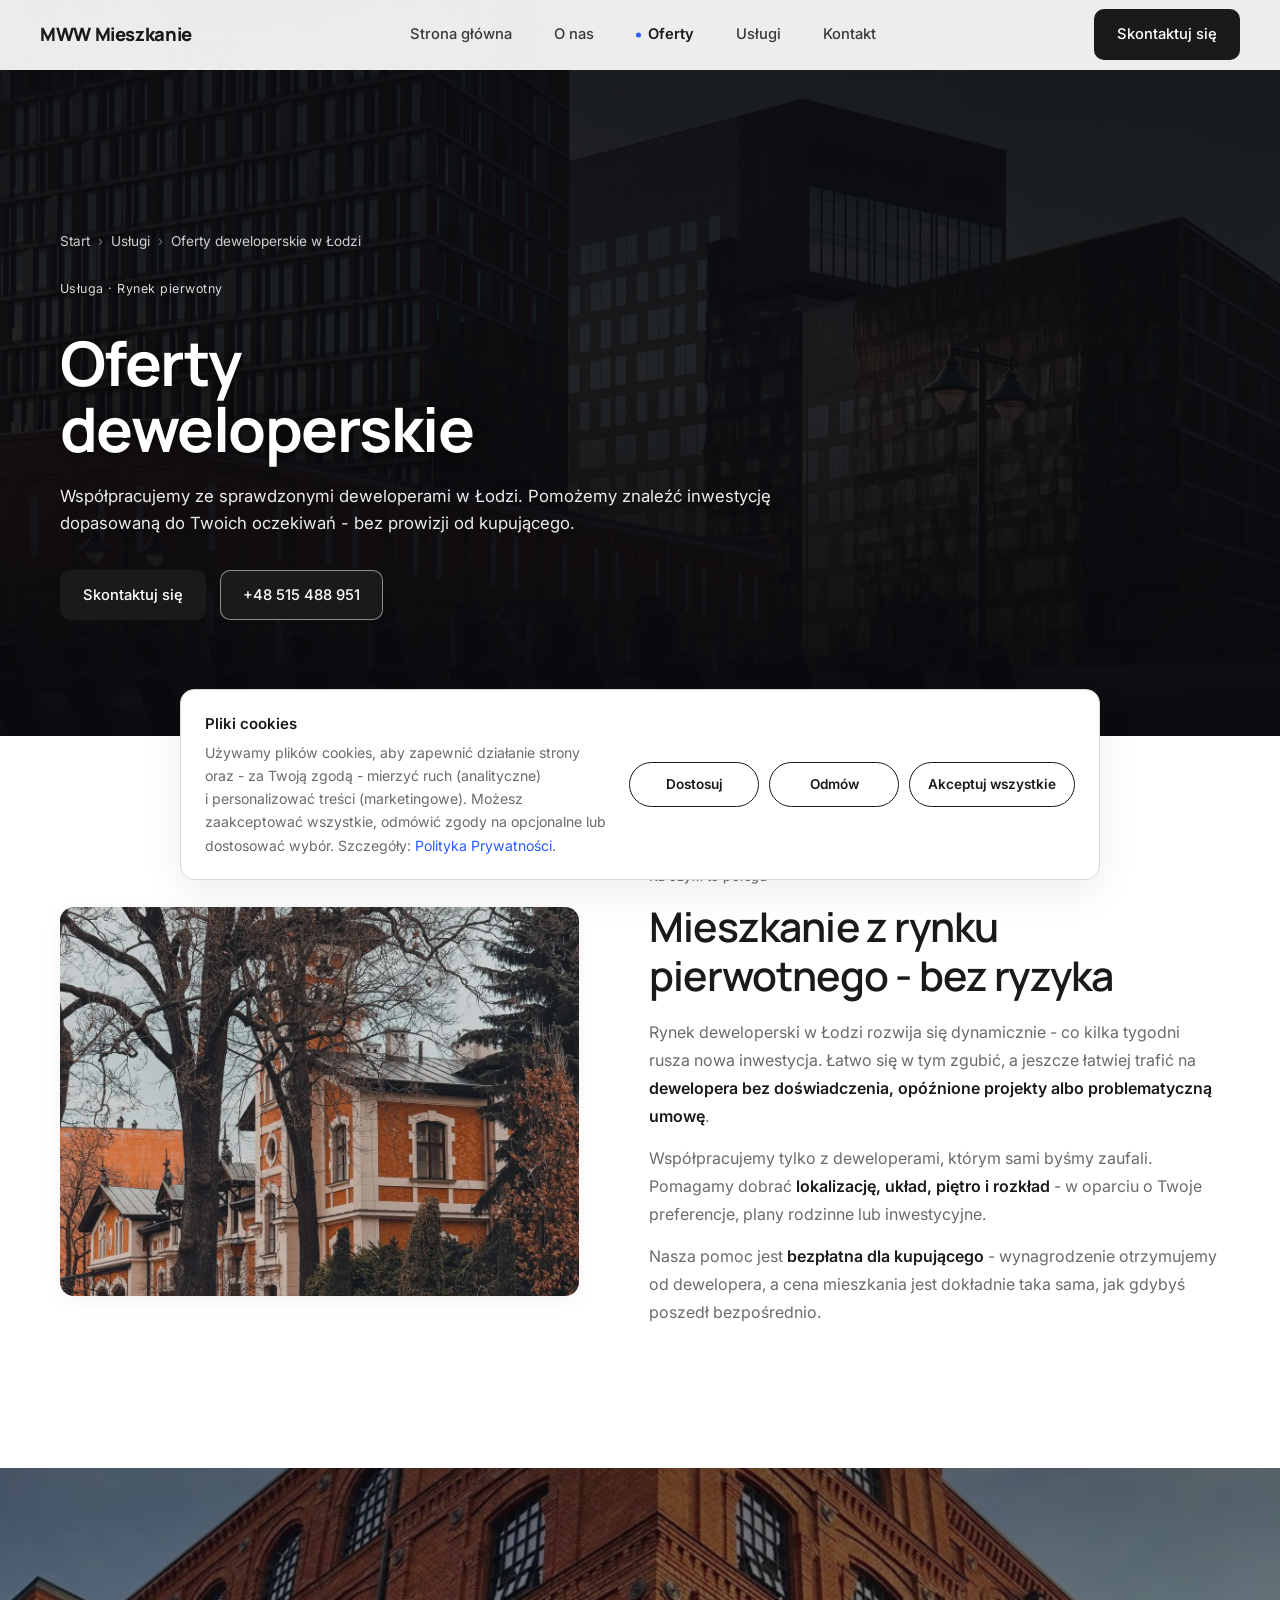
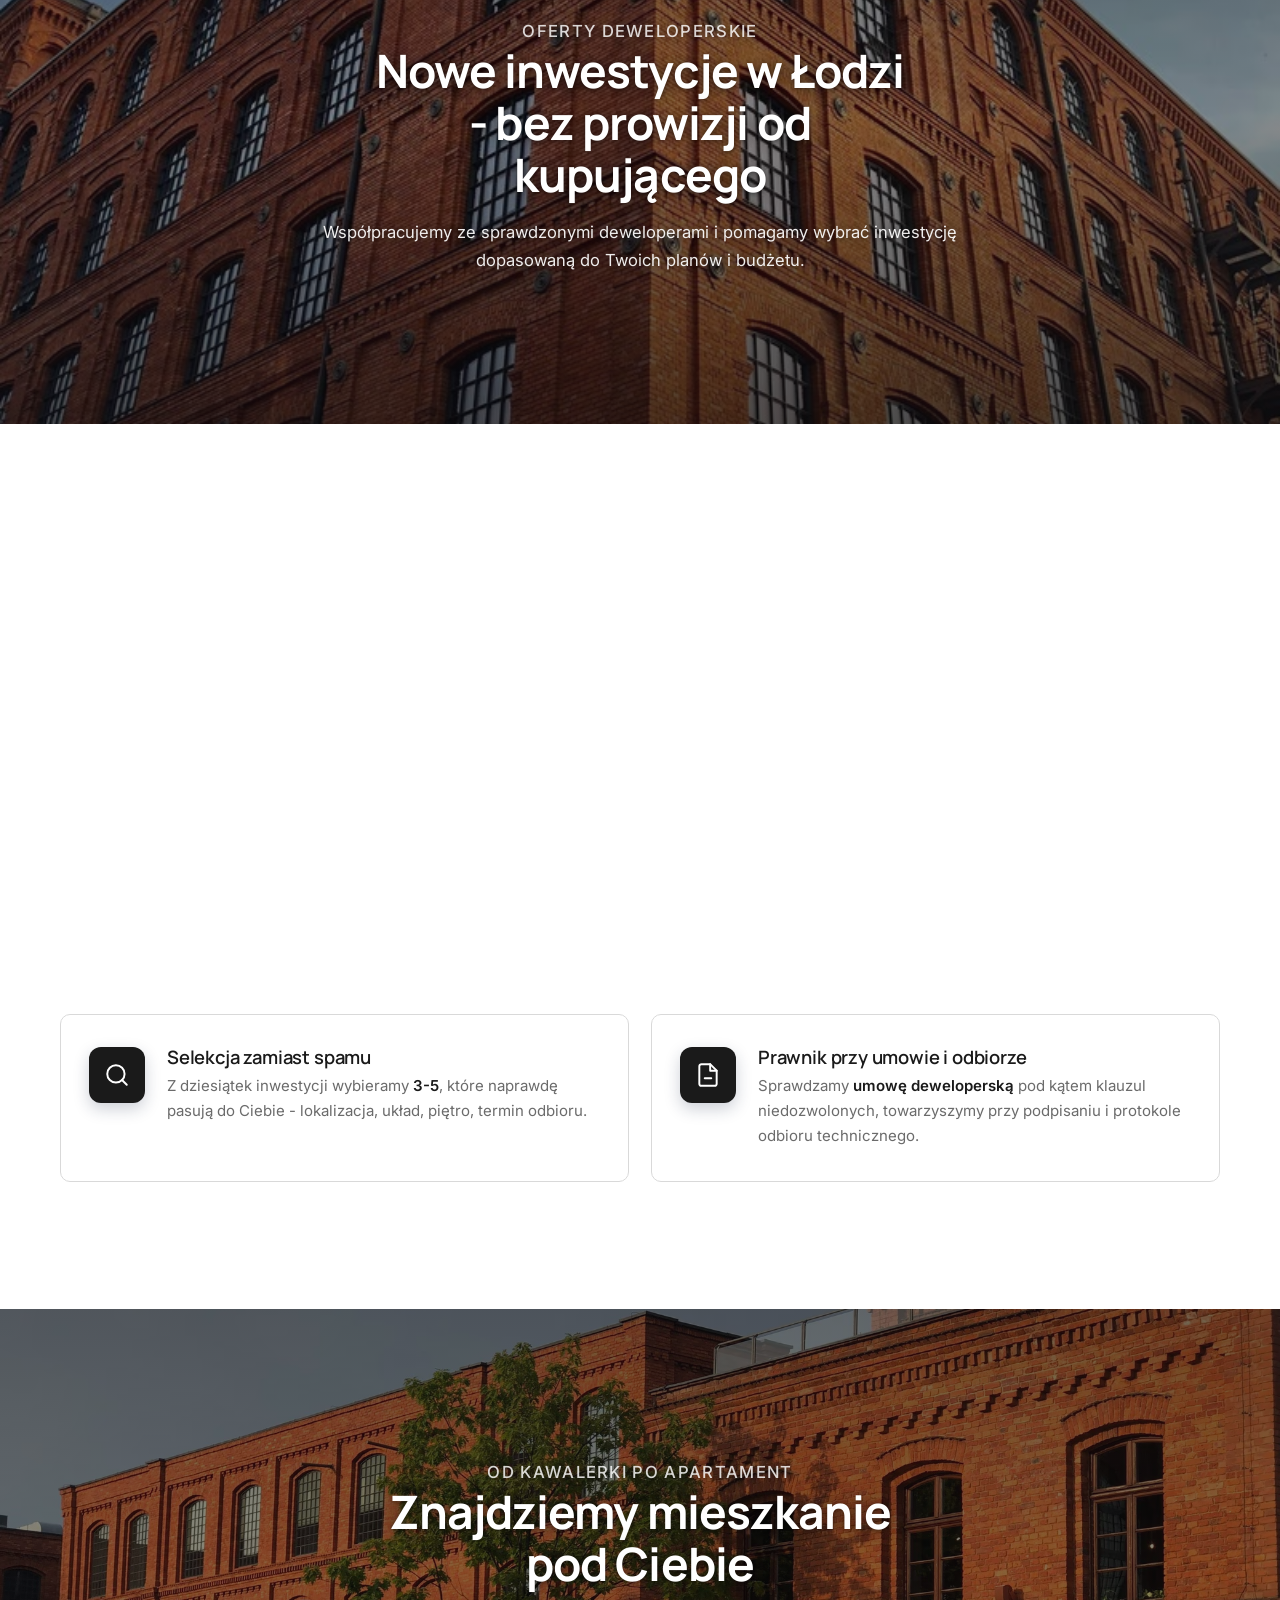
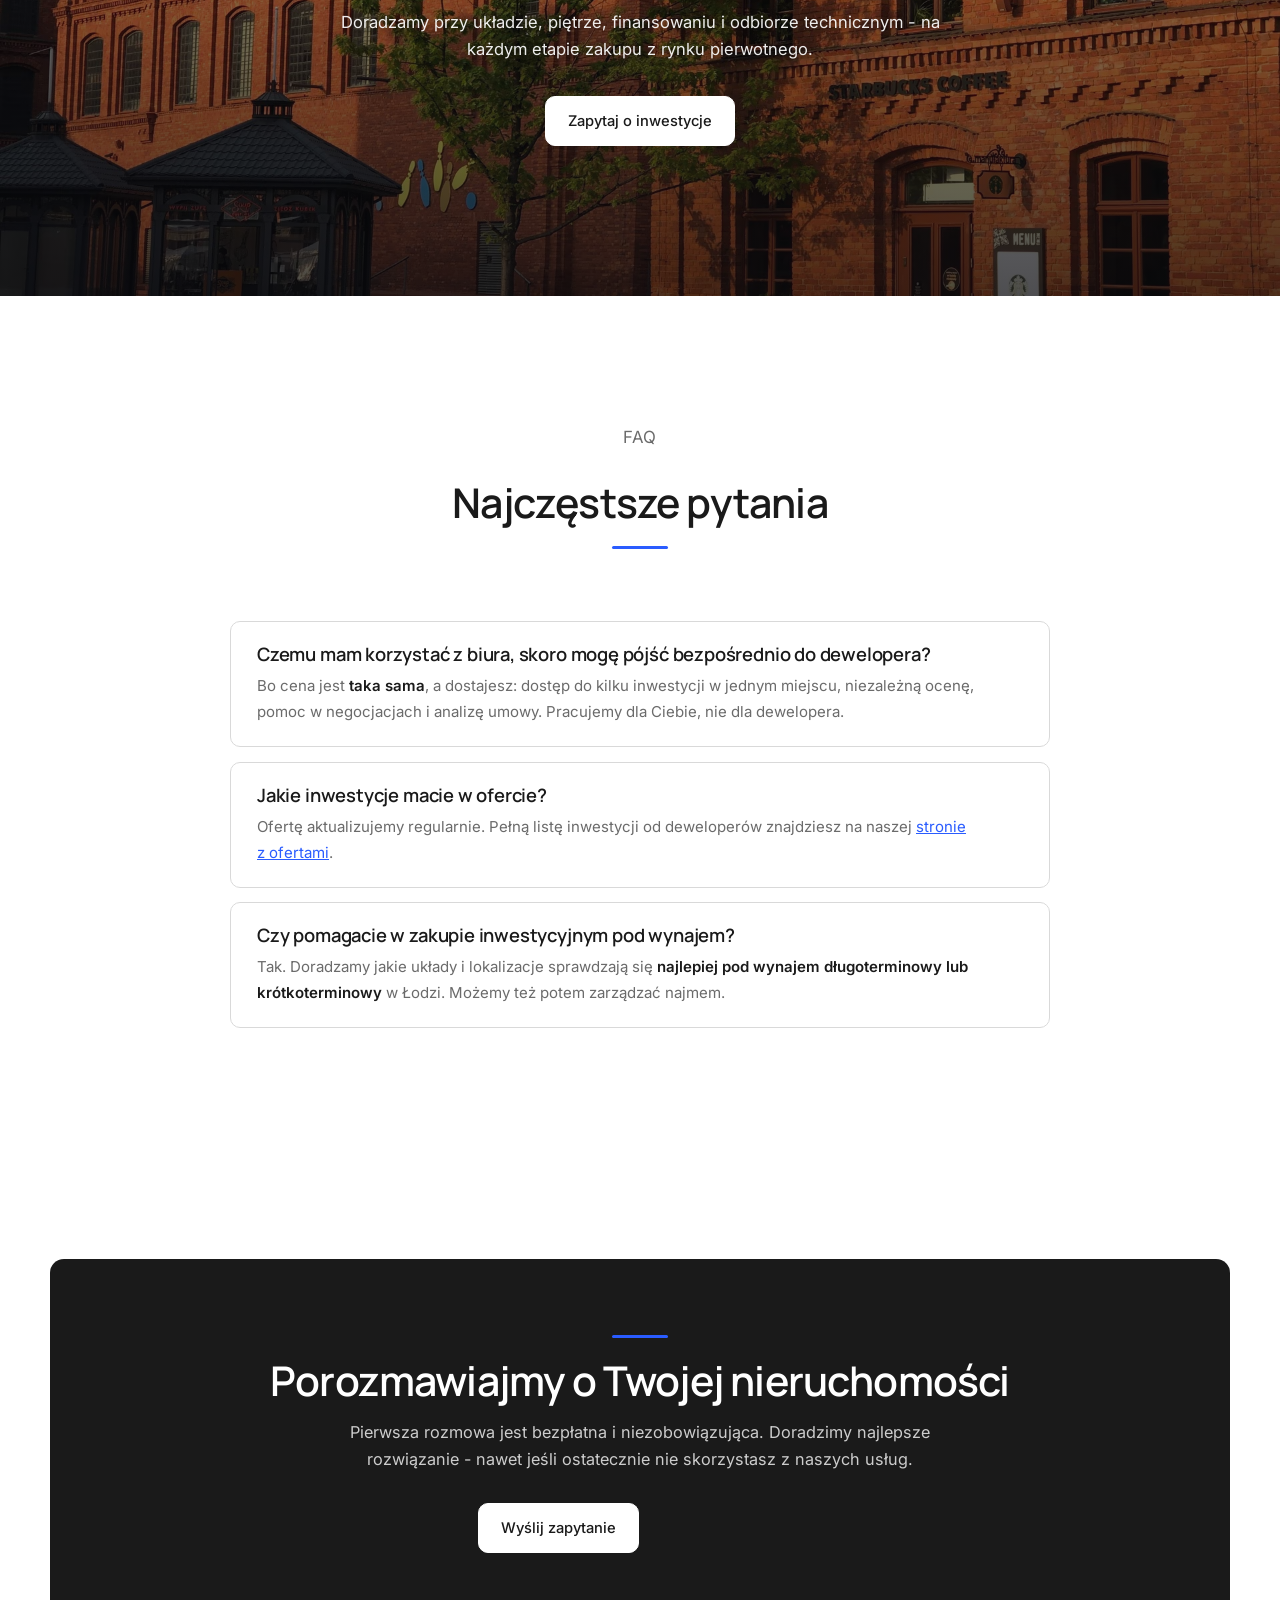
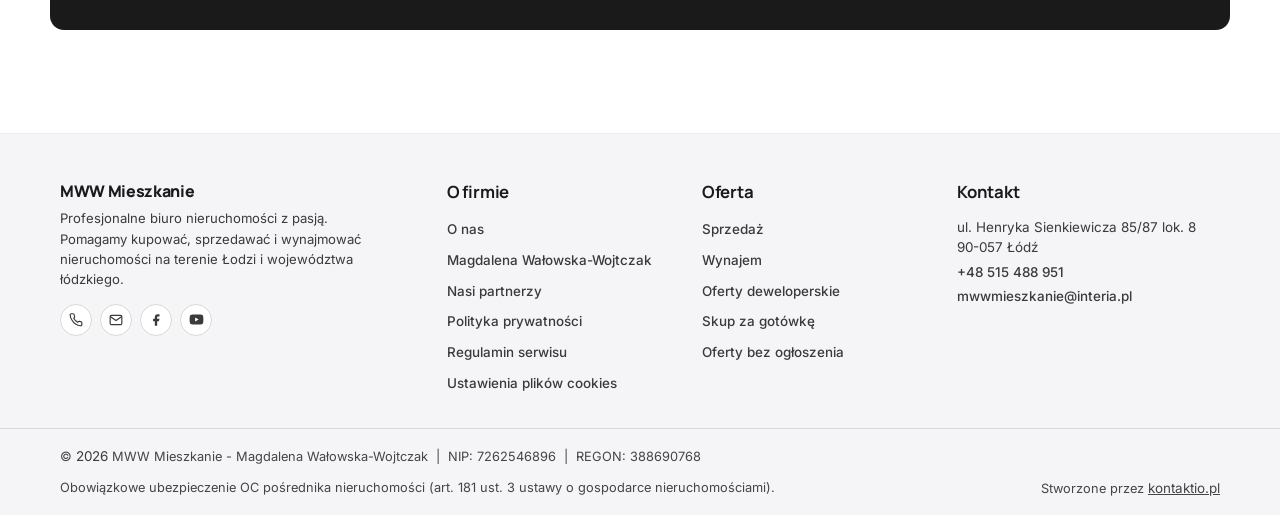
<file: deweloperskie.html>
<!DOCTYPE html>
<html lang="pl">
<head>
  <meta charset="UTF-8">
  <meta name="viewport" content="width=device-width, initial-scale=1.0">
  <meta http-equiv="X-Content-Type-Options" content="nosniff">
  <meta http-equiv="Permissions-Policy" content="camera=(), microphone=(), geolocation=(), interest-cohort=()">
  <meta name="referrer" content="strict-origin-when-cross-origin">
  <meta name="theme-color" content="#FFFFFF">
  <meta name="format-detection" content="telephone=yes,email=yes,address=no">
  <title>Oferty deweloperskie w Łodzi - MWW Mieszkanie Łódź</title>
  <meta name="description" content="Mieszkania od sprawdzonych deweloperów w Łodzi. Pomagamy dobrać inwestycję - bez prowizji od kupującego.">
  <meta name="keywords" content="oferty deweloperskie Łódź, mieszkania od dewelopera Łódź, nowe mieszkania Łódź, inwestycje deweloperskie Łódź, rynek pierwotny Łódź, MWW Mieszkanie">
  <meta name="author" content="MWW Mieszkanie - Magdalena Wałowska-Wojtczak">
  <meta name="robots" content="index, follow, max-image-preview:large, max-snippet:-1, max-video-preview:-1">
  <meta name="googlebot" content="index, follow">
  <meta name="geo.region" content="PL-LD">
  <meta name="geo.placename" content="Łódź">
  <meta name="geo.position" content="51.7592;19.4560">
  <meta name="ICBM" content="51.7592, 19.4560">
  <link rel="canonical" href="https://www.mwwmieszkanie.pl/deweloperskie.html">
  <link rel="alternate" hreflang="pl" href="https://www.mwwmieszkanie.pl/deweloperskie.html">
  <link rel="alternate" hreflang="x-default" href="https://www.mwwmieszkanie.pl/deweloperskie.html">

  <meta property="og:locale" content="pl_PL">
  <meta property="og:site_name" content="MWW Mieszkanie">
  <meta property="og:title" content="Oferty deweloperskie w Łodzi - MWW Mieszkanie Łódź">
  <meta property="og:description" content="Mieszkania od sprawdzonych deweloperów w Łodzi. Pomagamy dobrać inwestycję - bez prowizji od kupującego.">
  <meta property="og:type" content="website">
  <meta property="og:url" content="https://www.mwwmieszkanie.pl/deweloperskie.html">
  <meta property="og:image" content="https://www.mwwmieszkanie.pl/images/oferta-deweloperskie.webp">
  <meta property="og:image:type" content="image/webp">
  <meta property="og:image:alt" content="Oferty deweloperskie w Łodzi - MWW Mieszkanie">
  <meta name="twitter:card" content="summary_large_image">
  <meta name="twitter:title" content="Oferty deweloperskie w Łodzi - MWW Mieszkanie Łódź">
  <meta name="twitter:description" content="Mieszkania od sprawdzonych deweloperów w Łodzi. Bez prowizji od kupującego.">
  <meta name="twitter:image" content="https://www.mwwmieszkanie.pl/images/oferta-deweloperskie.webp">
  <link rel="icon" href="data:image/svg+xml;utf8,<svg xmlns='http://www.w3.org/2000/svg' viewBox='0 0 24 24' fill='none' stroke='%230e0e10' stroke-width='2' stroke-linecap='round' stroke-linejoin='round'><path d='M3 22V8L12 2l9 6v14'/><line x1='9' y1='22' x2='9' y2='14'/><line x1='15' y1='22' x2='15' y2='14'/><rect x='9' y='14' width='6' height='8'/></svg>">
  <link rel="apple-touch-icon" href="/images/apple-touch-icon.png">

  <link rel="preconnect" href="https://fonts.googleapis.com">
  <link rel="preconnect" href="https://fonts.gstatic.com" crossorigin>
  <link href="https://fonts.googleapis.com/css2?family=Manrope:wght@400;500;600;700;800&display=swap" rel="stylesheet">
  <link href="https://fonts.googleapis.com/css2?family=Unbounded:wght@600;700;800;900&display=swap" rel="stylesheet">
  <link href="https://fonts.googleapis.com/css2?family=Playfair+Display:ital,wght@0,400;0,500;0,600;0,700;1,400;1,500&family=Inter:wght@300;400;500;600&family=Cormorant+Garamond:ital,wght@0,300;0,400;0,500;1,300;1,400;1,500&display=swap" rel="stylesheet">

  <link rel="stylesheet" href="styles.css">
  <link rel="stylesheet" href="wow-animations.css">
  <link rel="stylesheet" href="redesign.css">

  <script type="application/ld+json">
  {
    "@context": "https://schema.org",
    "@graph": [
      {
        "@type": "Service",
        "@id": "https://www.mwwmieszkanie.pl/deweloperskie.html#service",
        "name": "Oferty deweloperskie w Łodzi",
        "serviceType": "Pośrednictwo w sprzedaży nieruchomości z rynku pierwotnego",
        "description": "Mieszkania od sprawdzonych deweloperów w Łodzi. Pomagamy dobrać inwestycję - bez prowizji od kupującego.",
        "url": "https://www.mwwmieszkanie.pl/deweloperskie.html",
        "provider": {"@id": "https://www.mwwmieszkanie.pl/#org"},
        "areaServed": [
          {"@type":"City","name":"Łódź"},
          {"@type":"AdministrativeArea","name":"województwo łódzkie"}
        ],
        "audience": {"@type":"Audience","audienceType":"Kupujący mieszkania z rynku pierwotnego"}
      },
      {
        "@type": "RealEstateAgent",
        "@id": "https://www.mwwmieszkanie.pl/#org",
        "name": "MWW Mieszkanie",
        "url": "https://www.mwwmieszkanie.pl/",
        "telephone": "+48515488951",
        "email": "mwwmieszkanie@interia.pl",
        "address": {
          "@type": "PostalAddress",
          "streetAddress": "ul. Henryka Sienkiewicza 85/87 lok. 8",
          "addressLocality": "Łódź",
          "postalCode": "90-057",
          "addressCountry": "PL"
        }
      },
      {
        "@type": "BreadcrumbList",
        "itemListElement": [
          {"@type":"ListItem","position":1,"name":"Strona główna","item":"https://www.mwwmieszkanie.pl/"},
          {"@type":"ListItem","position":2,"name":"Usługi","item":"https://www.mwwmieszkanie.pl/index.html#uslugi"},
          {"@type":"ListItem","position":3,"name":"Oferty deweloperskie","item":"https://www.mwwmieszkanie.pl/deweloperskie.html"}
        ]
      }
    ]
  }
  </script>
  <style id="skip-link-guard">.skip-link{position:absolute!important;left:-9999px!important;top:auto!important}.skip-link:focus{left:0!important;top:0!important}</style>
</head>
<body class="preloading">
<a href="#main" class="skip-link">Przejdź do treści</a>

<div id="preloader" role="status" aria-label="Ładowanie strony MWW Mieszkanie">
  <div class="preloader-inner">
    <div class="preloader-logo">MWW <strong>Mieszkanie</strong></div>
    <div class="preloader-bar"><div class="preloader-fill"></div></div>
    <span class="preloader-text">Biuro nieruchomości - Łódź</span>
  </div>
</div>

<header class="nav" id="nav">
  <a href="index.html" class="logo" aria-label="MWW Mieszkanie - strona główna">MWW <strong>Mieszkanie</strong></a>

  <nav class="nav-links" id="navLinks" role="navigation" aria-label="Nawigacja główna">
    <a href="index.html"           class="nav-link">Strona główna</a>
    <a href="index.html#o-nas"     class="nav-link">O nas</a>
    <a href="oferty.html"          class="nav-link nav-link-featured">Oferty</a>
    <a href="index.html#uslugi"    class="nav-link">Usługi</a>
    <a href="index.html#kontakt"   class="nav-link">Kontakt</a>
  </nav>

  <div class="nav-right">
    <a href="index.html#kontakt" class="btn btn-primary nav-cta">Skontaktuj się</a>
    <button class="hamburger" id="hamburger" aria-label="Otwórz menu" aria-expanded="false" aria-controls="navLinks">
      <span></span><span></span><span></span>
    </button>
  </div>
</header>
<span id="main" tabindex="-1"></span>

<section class="service-hero" aria-labelledby="service-heading">
  <div class="service-hero-bg service-hero-bg--deweloperskie" aria-hidden="true"></div>
  <div class="service-hero-inner reveal">
    <div class="breadcrumbs-light" aria-label="Ścieżka okruszkowa">
      <a href="index.html">Start</a>
      <span class="sep" aria-hidden="true">&rsaquo;</span>
      <a href="index.html#uslugi">Usługi</a>
      <span class="sep" aria-hidden="true">&rsaquo;</span>
      <span aria-current="page">Oferty deweloperskie w Łodzi</span>
    </div>
    <p class="service-hero-eyebrow">Usługa &middot; Rynek pierwotny</p>
    <h1 id="service-heading">Oferty<br>deweloperskie</h1>
    <p class="lead">Współpracujemy ze sprawdzonymi deweloperami w Łodzi. Pomożemy znaleźć inwestycję dopasowaną do Twoich oczekiwań - bez prowizji od kupującego.</p>
    <div class="service-hero-actions">
      <a href="index.html#kontakt" class="btn btn-primary">Skontaktuj się</a>
      <a href="tel:+48515488951" class="btn btn-ghost-light">+48&nbsp;515&nbsp;488&nbsp;951</a>
    </div>
  </div>
</section>

<section class="service-intro service-intro--reverse" aria-labelledby="intro-heading">
  <div class="container">
    <div class="text reveal reveal-left">
      <p class="eyebrow">Na czym to polega</p>
      <h2 id="intro-heading">Mieszkanie z&nbsp;rynku pierwotnego - bez ryzyka</h2>
        <p>Rynek deweloperski w&nbsp;Łodzi rozwija się dynamicznie - co kilka tygodni rusza nowa inwestycja. Łatwo się w&nbsp;tym zgubić, a&nbsp;jeszcze łatwiej trafić na <strong>dewelopera bez doświadczenia, opóźnione projekty albo problematyczną umowę</strong>.</p>
        <p>Współpracujemy tylko z&nbsp;deweloperami, którym sami byśmy zaufali. Pomagamy dobrać <strong>lokalizację, układ, piętro i&nbsp;rozkład</strong> - w&nbsp;oparciu o&nbsp;Twoje preferencje, plany rodzinne lub inwestycyjne.</p>
        <p>Nasza pomoc jest <strong>bezpłatna dla kupującego</strong> - wynagrodzenie otrzymujemy od dewelopera, a&nbsp;cena mieszkania jest dokładnie taka sama, jak gdybyś poszedł bezpośrednio.</p>
    </div>
    <div class="visual service-visual--deweloperskie reveal reveal-right" role="img" aria-label="Oferty deweloperskie w Łodzi"></div>
  </div>
</section>

<section class="photo-band photo-band--brick" aria-label="Oferty deweloperskie w Łodzi">
  <div class="photo-band-inner reveal">
    <p class="photo-band-eyebrow">Oferty deweloperskie</p>
    <h2>Nowe inwestycje w&nbsp;Łodzi - bez prowizji od kupującego</h2>
    <p>Współpracujemy ze sprawdzonymi deweloperami i&nbsp;pomagamy wybrać inwestycję dopasowaną do Twoich planów i&nbsp;budżetu.</p>
  </div>
</section>

<section class="service-benefits" aria-labelledby="perks-heading">
  <div class="container">
    <div class="section-header section-header-center reveal">
      <p class="eyebrow">Co zyskujesz</p>
      <h2 id="perks-heading">Cztery powody, żeby kupować przez nas</h2>
      <p class="section-desc">Doradzamy, negocjujemy i&nbsp;czuwamy nad bezpieczeństwem prawnym - od pierwszej rozmowy aż po odbiór kluczy.</p>
    </div>
    <div class="perks-grid">
      <article class="perk-card reveal">
        <div class="benefit-icon" aria-hidden="true">
          <svg width="26" height="26" viewBox="0 0 24 24" fill="none" stroke="currentColor" stroke-width="1.8" stroke-linecap="round" stroke-linejoin="round"><line x1="12" y1="1" x2="12" y2="23"/><path d="M17 5H9.5a3.5 3.5 0 0 0 0 7h5a3.5 3.5 0 0 1 0 7H6"/></svg>
        </div>
        <div>
          <h3>0&nbsp;zł prowizji od kupującego</h3>
          <p>Cena mieszkania od dewelopera jest taka sama. Wynagrodzenie otrzymujemy od dewelopera - Ty nie dopłacasz nic.</p>
        </div>
      </article>
      <article class="perk-card reveal">
        <div class="benefit-icon" aria-hidden="true">
          <svg width="26" height="26" viewBox="0 0 24 24" fill="none" stroke="currentColor" stroke-width="1.8" stroke-linecap="round" stroke-linejoin="round"><path d="M12 22s8-4 8-10V5l-8-3-8 3v7c0 6 8 10 8 10z"/><polyline points="9 12 11 14 15 10"/></svg>
        </div>
        <div>
          <h3>Tylko sprawdzeni partnerzy</h3>
          <p>W&nbsp;naszej bazie wyłącznie deweloperzy z&nbsp;ukończonymi inwestycjami w&nbsp;Łodzi i&nbsp;dobrymi referencjami od klientów.</p>
        </div>
      </article>
      <article class="perk-card reveal">
        <div class="benefit-icon" aria-hidden="true">
          <svg width="26" height="26" viewBox="0 0 24 24" fill="none" stroke="currentColor" stroke-width="1.8" stroke-linecap="round" stroke-linejoin="round"><circle cx="11" cy="11" r="8"/><line x1="21" y1="21" x2="16.65" y2="16.65"/></svg>
        </div>
        <div>
          <h3>Selekcja zamiast spamu</h3>
          <p>Z&nbsp;dziesiątek inwestycji wybieramy <strong>3-5</strong>, które naprawdę pasują do Ciebie - lokalizacja, układ, piętro, termin odbioru.</p>
        </div>
      </article>
      <article class="perk-card reveal">
        <div class="benefit-icon" aria-hidden="true">
          <svg width="26" height="26" viewBox="0 0 24 24" fill="none" stroke="currentColor" stroke-width="1.8" stroke-linecap="round" stroke-linejoin="round"><path d="M14 2H6a2 2 0 0 0-2 2v16a2 2 0 0 0 2 2h12a2 2 0 0 0 2-2V8z"/><polyline points="14 2 14 8 20 8"/><line x1="9" y1="15" x2="15" y2="15"/></svg>
        </div>
        <div>
          <h3>Prawnik przy umowie i&nbsp;odbiorze</h3>
          <p>Sprawdzamy <strong>umowę deweloperską</strong> pod kątem klauzul niedozwolonych, towarzyszymy przy podpisaniu i&nbsp;protokole odbioru technicznego.</p>
        </div>
      </article>
    </div>
  </div>
</section>

<section class="photo-band photo-band--loft" aria-label="Pomoc w zakupie mieszkania od dewelopera">
  <div class="photo-band-inner reveal">
    <p class="photo-band-eyebrow">Od kawalerki po apartament</p>
    <h2>Znajdziemy mieszkanie pod Ciebie</h2>
    <p>Doradzamy przy układzie, piętrze, finansowaniu i&nbsp;odbiorze technicznym - na każdym etapie zakupu z&nbsp;rynku pierwotnego.</p>
    <div class="photo-band-actions">
      <a href="index.html#kontakt" class="btn btn-primary">Zapytaj o&nbsp;inwestycje</a>
    </div>
  </div>
</section>

<section class="service-faq" aria-labelledby="faq-heading">
  <div class="container">
    <div class="section-header section-header-center reveal">
      <p class="eyebrow">FAQ</p>
      <h2 id="faq-heading">Najczęstsze pytania</h2>
    </div>
    <div class="faq-list">
      <div class="faq-item reveal">
        <h3>Czemu mam korzystać z&nbsp;biura, skoro mogę pójść bezpośrednio do dewelopera?</h3>
        <p>Bo cena jest <strong>taka sama</strong>, a&nbsp;dostajesz: dostęp do kilku inwestycji w&nbsp;jednym miejscu, niezależną ocenę, pomoc w&nbsp;negocjacjach i&nbsp;analizę umowy. Pracujemy dla Ciebie, nie dla dewelopera.</p>
      </div>
      <div class="faq-item reveal">
        <h3>Jakie inwestycje macie w&nbsp;ofercie?</h3>
        <p>Ofertę aktualizujemy regularnie. Pełną listę inwestycji od deweloperów znajdziesz na naszej <a href="oferty.html" style="color:var(--c-gold);text-decoration:underline">stronie z&nbsp;ofertami</a>.</p>
      </div>
      <div class="faq-item reveal">
        <h3>Czy pomagacie w&nbsp;zakupie inwestycyjnym pod wynajem?</h3>
        <p>Tak. Doradzamy jakie układy i&nbsp;lokalizacje sprawdzają się <strong>najlepiej pod wynajem długoterminowy lub krótkoterminowy</strong> w&nbsp;Łodzi. Możemy też potem zarządzać najmem.</p>
      </div>
    </div>
  </div>
</section>

<section class="service-cta" aria-labelledby="cta-heading">
  <div class="container reveal">
    <h2 id="cta-heading">Porozmawiajmy o&nbsp;Twojej nieruchomości</h2>
    <p>Pierwsza rozmowa jest bezpłatna i&nbsp;niezobowiązująca. Doradzimy najlepsze rozwiązanie - nawet jeśli ostatecznie nie skorzystasz z&nbsp;naszych usług.</p>
    <div class="service-cta-actions">
      <a href="index.html#kontakt" class="btn btn-primary">Wyślij zapytanie</a>
      <a href="tel:+48515488951" class="btn btn-ghost-light">Zadzwoń teraz</a>
    </div>
  </div>
</section>

<footer class="footer" role="contentinfo">
  <div class="footer-top">
    <div class="container footer-grid">

      <div class="footer-brand">
        <div class="footer-logo">MWW <strong>Mieszkanie</strong></div>
        <p>Profesjonalne biuro nieruchomości z&nbsp;pasją. Pomagamy kupować, sprzedawać i&nbsp;wynajmować nieruchomości na terenie Łodzi i&nbsp;województwa łódzkiego.</p>
        <div class="footer-social">
          <a href="tel:+48515488951" class="social-btn" aria-label="Zadzwoń"><svg width="14" height="14" viewBox="0 0 24 24" fill="none" stroke="currentColor" stroke-width="2" stroke-linecap="round" stroke-linejoin="round" aria-hidden="true"><path d="M22 16.92v3a2 2 0 0 1-2.18 2 19.79 19.79 0 0 1-8.63-3.07A19.5 19.5 0 0 1 4.99 12a19.79 19.79 0 0 1-3.07-8.67A2 2 0 0 1 3.9 1.27h3a2 2 0 0 1 2 1.72c.127.96.361 1.903.7 2.81a2 2 0 0 1-.45 2.11L8.09 9a16 16 0 0 0 6.91 6.91l1.09-1.08a2 2 0 0 1 2.11-.45c.907.339 1.85.573 2.81.7A2 2 0 0 1 22 16.92z"/></svg></a>
          <a href="mailto:mwwmieszkanie@interia.pl" class="social-btn" aria-label="E-mail"><svg width="14" height="14" viewBox="0 0 24 24" fill="none" stroke="currentColor" stroke-width="2" aria-hidden="true"><path d="M4 4h16c1.1 0 2 .9 2 2v12c0 1.1-.9 2-2 2H4c-1.1 0-2-.9-2-2V6c0-1.1.9-2 2-2z"/><polyline points="22,6 12,13 2,6"/></svg></a>
          <a href="https://www.facebook.com/MWWMieszkanie/" target="_blank" rel="noopener noreferrer" class="social-btn" aria-label="Facebook"><svg width="14" height="14" viewBox="0 0 24 24" fill="currentColor" aria-hidden="true"><path d="M18 2h-3a5 5 0 0 0-5 5v3H7v4h3v8h4v-8h3l1-4h-4V7a1 1 0 0 1 1-1h3z"/></svg></a>
          <a href="https://www.youtube.com/mwwmieszkanie" target="_blank" rel="noopener noreferrer" class="social-btn" aria-label="YouTube"><svg width="15" height="15" viewBox="0 0 24 24" aria-hidden="true"><path fill="currentColor" d="M22.54 6.42a2.78 2.78 0 0 0-1.95-1.96C18.88 4 12 4 12 4s-6.88 0-8.59.46A2.78 2.78 0 0 0 1.46 6.42 29 29 0 0 0 1 12a29 29 0 0 0 .46 5.58 2.78 2.78 0 0 0 1.95 1.96C5.12 20 12 20 12 20s6.88 0 8.59-.46a2.78 2.78 0 0 0 1.95-1.96A29 29 0 0 0 23 12a29 29 0 0 0-.46-5.58z"/><polygon points="9.75 15.02 15.5 12 9.75 8.98 9.75 15.02" fill="#ffffff"/></svg></a>
        </div>
      </div>

      <div class="footer-col">
        <h3>O firmie</h3>
        <ul>
          <li><a href="index.html#o-nas">O nas</a></li>
          <li><a href="index.html#agent">Magdalena Wałowska-Wojtczak</a></li>
          <li><a href="index.html#partnerzy">Nasi partnerzy</a></li>
          <li><a href="polityka-prywatnosci.html">Polityka prywatności</a></li>
          <li><a href="regulamin.html">Regulamin serwisu</a></li>
          <li><a href="#" data-cookie-settings>Ustawienia plików cookies</a></li>
        </ul>
      </div>

      <div class="footer-col">
        <h3>Oferta</h3>
        <ul>
          <li><a href="sprzedaz.html">Sprzedaż</a></li>
          <li><a href="wynajem.html">Wynajem</a></li>
          <li><a href="deweloperskie.html">Oferty deweloperskie</a></li>
          <li><a href="skup.html">Skup za gotówkę</a></li>
          <li><a href="off-market.html">Oferty bez ogłoszenia</a></li>
        </ul>
      </div>

      <div class="footer-col">
        <h3>Kontakt</h3>
        <address class="footer-address" aria-label="Adres biura MWW Mieszkanie">
          <p>ul. Henryka Sienkiewicza 85/87 lok.&nbsp;8<br>90-057 Łódź</p>
          <p><a href="tel:+48515488951">+48 515 488 951</a></p>
          <p><a href="mailto:mwwmieszkanie@interia.pl">mwwmieszkanie@interia.pl</a></p>
        </address>
      </div>

    </div>
  </div>

  <div class="footer-bottom">
    <div class="container footer-bottom-inner">
      <p>&copy; <span id="copyright-year">2026</span> MWW Mieszkanie - Magdalena Wałowska-Wojtczak &nbsp;|&nbsp; NIP: 7262546896 &nbsp;|&nbsp; REGON: 388690768</p>
      <p>Obowiązkowe ubezpieczenie OC pośrednika nieruchomości (art. 181 ust. 3 ustawy o gospodarce nieruchomościami).</p>
      <p>Stworzone przez <a href="https://kontaktio.pl" target="_blank" rel="noopener noreferrer" style="color:inherit;text-decoration:underline">kontaktio.pl</a></p>
    </div>
  </div>
</footer>


<script src="mww-shield.js" defer></script>
<script src="prefs.js" defer></script>
<script src="script.js" defer></script>

<script src="wow-animations.js" defer></script>

</body>
</html>
</file>
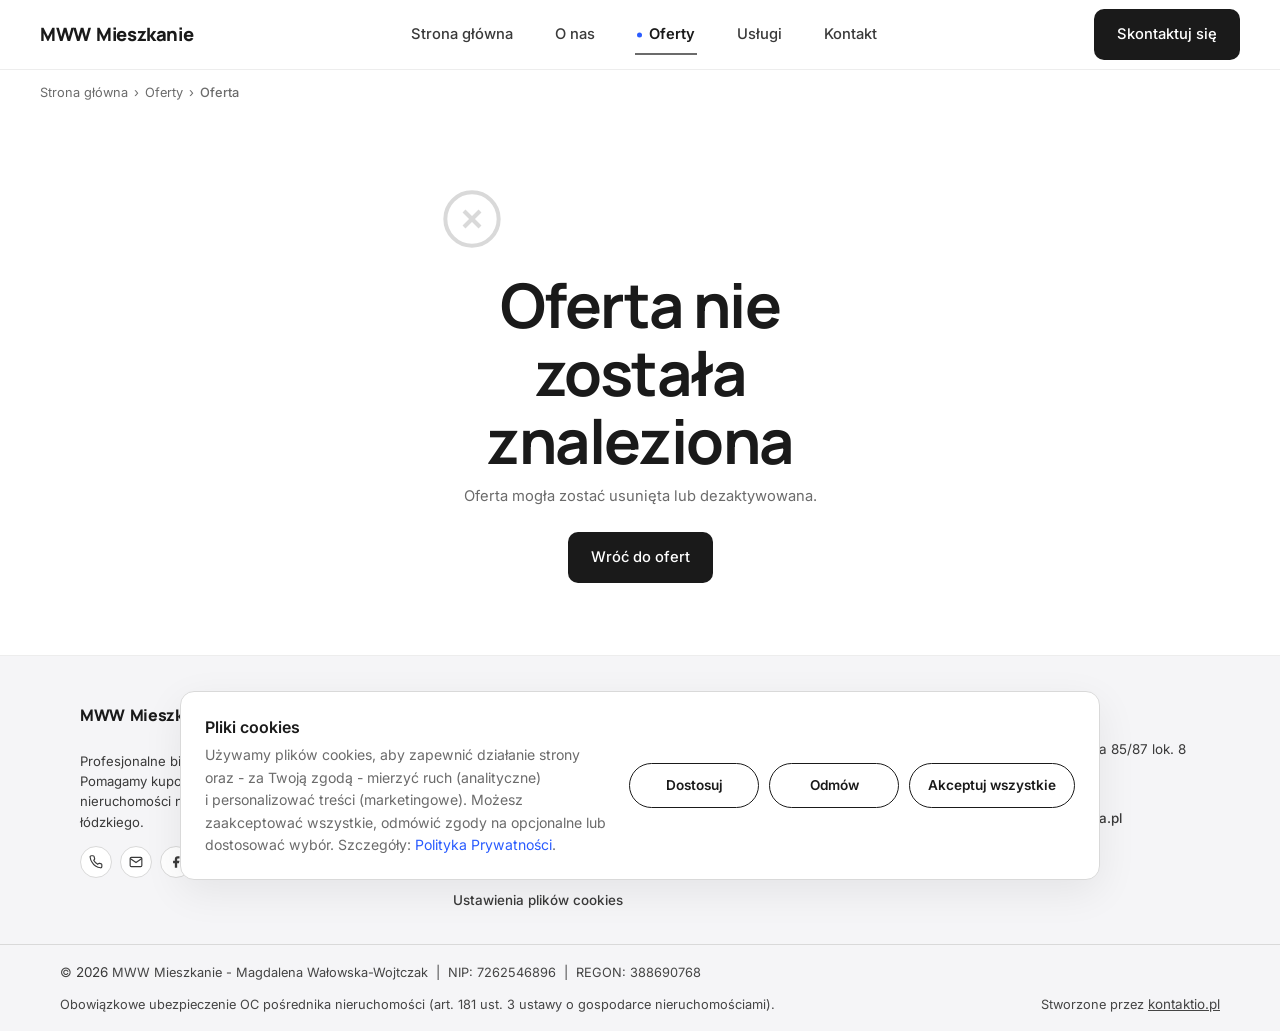
<file: oferta.html>
<!DOCTYPE html>
<html lang="pl">
<head>
  <meta charset="UTF-8">
  <meta name="viewport" content="width=device-width, initial-scale=1.0">
  <meta http-equiv="X-Content-Type-Options" content="nosniff">
  <meta http-equiv="Permissions-Policy" content="camera=(), microphone=(), geolocation=()">
  <meta name="referrer" content="strict-origin-when-cross-origin">
  <meta name="theme-color" content="#1a1a1a">
  <title id="pageTitle">Oferta - MWW Mieszkanie</title>
  <meta name="description" id="metaDesc" content="Szczegóły oferty nieruchomości - MWW Mieszkanie, biuro nieruchomości Łódź.">
  <meta name="robots" content="index, follow">
  <link rel="canonical" id="canonicalLink" href="https://www.mwwmieszkanie.pl/oferta.html">
  
  <meta property="og:type" content="website">
  <meta property="og:site_name" content="MWW Mieszkanie">
  <meta property="og:title" id="ogTitle" content="Oferta - MWW Mieszkanie">
  <meta property="og:description" id="ogDesc" content="Szczegóły oferty nieruchomości - MWW Mieszkanie">
  <meta property="og:image" id="ogImage" content="">
  <meta property="og:url" id="ogUrl" content="">
  <meta property="og:locale" content="pl_PL">
  
  <meta name="twitter:card" content="summary_large_image">
  <meta name="twitter:title" id="twTitle" content="Oferta - MWW Mieszkanie">
  <meta name="twitter:description" id="twDesc" content="Szczegóły oferty nieruchomości - MWW Mieszkanie">
  <meta name="twitter:image" id="twImage" content="">
  <link rel="icon" href="data:image/svg+xml;utf8,<svg xmlns='http://www.w3.org/2000/svg' viewBox='0 0 24 24' fill='none' stroke='%230e0e10' stroke-width='2' stroke-linecap='round' stroke-linejoin='round'><path d='M3 22V8L12 2l9 6v14'/><line x1='9' y1='22' x2='9' y2='14'/><line x1='15' y1='22' x2='15' y2='14'/><rect x='9' y='14' width='6' height='8'/></svg>">
  <link rel="apple-touch-icon" href="/images/apple-touch-icon.png">
  <link rel="preconnect" href="https://fonts.googleapis.com">
  <link rel="preconnect" href="https://fonts.gstatic.com" crossorigin>
  <link href="https://fonts.googleapis.com/css2?family=Manrope:wght@400;500;600;700;800&display=swap" rel="stylesheet">
  <link href="https://fonts.googleapis.com/css2?family=Unbounded:wght@600;700;800;900&display=swap" rel="stylesheet">
  <link href="https://fonts.googleapis.com/css2?family=Playfair+Display:ital,wght@0,400;0,500;0,600;0,700;1,400;1,500&family=Inter:wght@300;400;500;600&family=Cormorant+Garamond:ital,wght@0,300;0,400;0,500;1,300;1,400;1,500&display=swap" rel="stylesheet">
  <link rel="stylesheet" href="/oferty.css">
  <link rel="stylesheet" href="/oferta-detail.css">
  <link rel="stylesheet" href="/styles.css">
  <link rel="stylesheet" href="/wow-animations.css">
  <link rel="stylesheet" href="/redesign.css">
  <script src="/config.js"></script>
  
  <script type="application/ld+json" id="jsonLd">{}</script>
  <style id="skip-link-guard">.skip-link{position:absolute!important;left:-9999px!important;top:auto!important}.skip-link:focus{left:0!important;top:0!important}</style>
</head>
<body>
<a href="#main" class="skip-link">Przejdź do treści</a>

<header class="nav" id="nav">
  <a href="/index.html" class="logo" aria-label="MWW Mieszkanie - strona główna">MWW <strong>Mieszkanie</strong></a>

  <nav class="nav-links" id="navLinks" role="navigation" aria-label="Nawigacja główna">
    <a href="/index.html"           class="nav-link">Strona główna</a>
    <a href="/index.html#o-nas"     class="nav-link">O nas</a>
    <a href="/oferty.html"          class="nav-link nav-link-featured active">Oferty</a>
    <a href="/index.html#uslugi"    class="nav-link">Usługi</a>
    <a href="/index.html#kontakt"   class="nav-link">Kontakt</a>
  </nav>

  <div class="nav-right">
    <a href="/index.html#kontakt" class="btn btn-primary nav-cta">Skontaktuj się</a>
    <button class="hamburger" id="hamburger" aria-label="Otwórz menu" aria-expanded="false" aria-controls="navLinks">
      <span></span><span></span><span></span>
    </button>
  </div>
</header>
<span id="main" tabindex="-1"></span>

<nav class="breadcrumbs" aria-label="Ścieżka nawigacji">
  <div class="breadcrumbs-inner">
    <a href="/index.html">Strona główna</a>
    <span class="breadcrumb-sep">&rsaquo;</span>
    <a href="/oferty.html">Oferty</a>
    <span class="breadcrumb-sep">&rsaquo;</span>
    <span id="breadcrumbTitle" class="breadcrumb-current">Oferta</span>
  </div>
</nav>

<div id="offerLoading" class="offer-loading">
  <div class="offer-loading-inner">
    <div class="skeleton-block skeleton-gallery"></div>
    <div class="skeleton-block skeleton-info"></div>
  </div>
</div>

<div id="offerError" class="offer-error" style="display:none">
  <div class="offer-error-inner">
    <svg width="64" height="64" viewBox="0 0 24 24" fill="none" stroke="currentColor" stroke-width="1.5"><circle cx="12" cy="12" r="10"/><line x1="15" y1="9" x2="9" y2="15"/><line x1="9" y1="9" x2="15" y2="15"/></svg>
    <h1>Oferta nie została znaleziona</h1>
    <p>Oferta mogła zostać usunięta lub dezaktywowana.</p>
    <a href="/oferty.html" class="btn btn-primary">Wróć do ofert</a>
  </div>
</div>

<main id="offerContent" class="offer-page" style="display:none" itemscope itemtype="https://schema.org/RealEstateListing">
  <article id="offerArticle"></article>
</main>

<div id="modalOverlay" class="modal-overlay" role="dialog" aria-modal="true" aria-labelledby="modalTitle">
  <div class="modal" style="position:relative">
    <button class="modal-close" id="modalClose" aria-label="Zamknij">
      <svg width="18" height="18" viewBox="0 0 24 24" fill="none" stroke="currentColor" stroke-width="2"><line x1="18" y1="6" x2="6" y2="18"/><line x1="6" y1="6" x2="18" y2="18"/></svg>
    </button>
    <h3 id="modalTitle">Zapytaj o ofertę</h3>
    <p id="modalListingTitle">Wypełnij formularz, a skontaktujemy się z Tobą.</p>
    <div aria-hidden="true" style="position:absolute;left:-9999px;top:-9999px;height:0;width:0;overflow:hidden">
      <label for="mWebsite">Strona (nie wypełniaj)</label>
      <input type="text" id="mWebsite" name="website" tabindex="-1" autocomplete="off">
    </div>
    <div class="form-group">
      <label for="mName">Imię i nazwisko *</label>
      <input type="text" id="mName" placeholder="np. Jan Kowalski" autocomplete="name">
    </div>
    <div class="form-group">
      <label for="mPhone">Telefon *</label>
      <input type="tel" id="mPhone" placeholder="+48 000 000 000" autocomplete="tel">
    </div>
    <div class="form-group">
      <label for="mEmail">E-mail</label>
      <input type="email" id="mEmail" placeholder="jan@kowalski.pl" autocomplete="email">
    </div>
    <div class="form-group">
      <label for="mMsg">Wiadomość</label>
      <textarea id="mMsg" rows="3" placeholder="Jestem zainteresowany/a tą ofertą..."></textarea>
    </div>
    <button class="btn-ask" id="modalSubmit" type="button">Wyślij zapytanie</button>
  </div>
</div>

<footer class="footer" role="contentinfo">
  <div class="footer-top">
    <div class="container footer-grid">

      <div class="footer-brand">
        <div class="footer-logo">MWW <strong>Mieszkanie</strong></div>
        <p>Profesjonalne biuro nieruchomości z&nbsp;pasją. Pomagamy kupować, sprzedawać i&nbsp;wynajmować nieruchomości na terenie Łodzi i&nbsp;województwa łódzkiego.</p>
        <div class="footer-social">
          <a href="tel:+48515488951" class="social-btn" aria-label="Zadzwoń"><svg width="14" height="14" viewBox="0 0 24 24" fill="none" stroke="currentColor" stroke-width="2" stroke-linecap="round" stroke-linejoin="round" aria-hidden="true"><path d="M22 16.92v3a2 2 0 0 1-2.18 2 19.79 19.79 0 0 1-8.63-3.07A19.5 19.5 0 0 1 4.99 12a19.79 19.79 0 0 1-3.07-8.67A2 2 0 0 1 3.9 1.27h3a2 2 0 0 1 2 1.72c.127.96.361 1.903.7 2.81a2 2 0 0 1-.45 2.11L8.09 9a16 16 0 0 0 6.91 6.91l1.09-1.08a2 2 0 0 1 2.11-.45c.907.339 1.85.573 2.81.7A2 2 0 0 1 22 16.92z"/></svg></a>
          <a href="mailto:mwwmieszkanie@interia.pl" class="social-btn" aria-label="E-mail"><svg width="14" height="14" viewBox="0 0 24 24" fill="none" stroke="currentColor" stroke-width="2" aria-hidden="true"><path d="M4 4h16c1.1 0 2 .9 2 2v12c0 1.1-.9 2-2 2H4c-1.1 0-2-.9-2-2V6c0-1.1.9-2 2-2z"/><polyline points="22,6 12,13 2,6"/></svg></a>
          <a href="https://www.facebook.com/MWWMieszkanie/" target="_blank" rel="noopener noreferrer" class="social-btn" aria-label="Facebook"><svg width="14" height="14" viewBox="0 0 24 24" fill="currentColor" aria-hidden="true"><path d="M18 2h-3a5 5 0 0 0-5 5v3H7v4h3v8h4v-8h3l1-4h-4V7a1 1 0 0 1 1-1h3z"/></svg></a>
          <a href="https://www.youtube.com/mwwmieszkanie" target="_blank" rel="noopener noreferrer" class="social-btn" aria-label="YouTube"><svg width="15" height="15" viewBox="0 0 24 24" aria-hidden="true"><path fill="currentColor" d="M22.54 6.42a2.78 2.78 0 0 0-1.95-1.96C18.88 4 12 4 12 4s-6.88 0-8.59.46A2.78 2.78 0 0 0 1.46 6.42 29 29 0 0 0 1 12a29 29 0 0 0 .46 5.58 2.78 2.78 0 0 0 1.95 1.96C5.12 20 12 20 12 20s6.88 0 8.59-.46a2.78 2.78 0 0 0 1.95-1.96A29 29 0 0 0 23 12a29 29 0 0 0-.46-5.58z"/><polygon points="9.75 15.02 15.5 12 9.75 8.98 9.75 15.02" fill="#ffffff"/></svg></a>
        </div>
      </div>

      <div class="footer-col">
        <h3>O firmie</h3>
        <ul>
          <li><a href="/index.html#o-nas">O nas</a></li>
          <li><a href="/index.html#agent">Magdalena Wałowska-Wojtczak</a></li>
          <li><a href="/index.html#partnerzy">Nasi partnerzy</a></li>
          <li><a href="/polityka-prywatnosci.html">Polityka prywatności</a></li>
          <li><a href="/regulamin.html">Regulamin serwisu</a></li>
          <li><a href="#" data-cookie-settings>Ustawienia plików cookies</a></li>
        </ul>
      </div>

      <div class="footer-col">
        <h3>Oferta</h3>
        <ul>
          <li><a href="/sprzedaz.html">Sprzedaż</a></li>
          <li><a href="/wynajem.html">Wynajem</a></li>
          <li><a href="/deweloperskie.html">Oferty deweloperskie</a></li>
          <li><a href="/skup.html">Skup za gotówkę</a></li>
          <li><a href="/off-market.html">Oferty bez ogłoszenia</a></li>
        </ul>
      </div>

      <div class="footer-col">
        <h3>Kontakt</h3>
        <address class="footer-address" aria-label="Adres biura MWW Mieszkanie">
          <p>ul. Henryka Sienkiewicza 85/87 lok.&nbsp;8<br>90-057 Łódź</p>
          <p><a href="tel:+48515488951">+48 515 488 951</a></p>
          <p><a href="mailto:mwwmieszkanie@interia.pl">mwwmieszkanie@interia.pl</a></p>
        </address>
      </div>

    </div>
  </div>

  <div class="footer-bottom">
    <div class="container footer-bottom-inner">
      <p>&copy; <span id="copyright-year">2026</span> MWW Mieszkanie - Magdalena Wałowska-Wojtczak &nbsp;|&nbsp; NIP: 7262546896 &nbsp;|&nbsp; REGON: 388690768</p>
      <p>Obowiązkowe ubezpieczenie OC pośrednika nieruchomości (art. 181 ust. 3 ustawy o gospodarce nieruchomościami).</p>
      <p>Stworzone przez <a href="https://kontaktio.pl" target="_blank" rel="noopener noreferrer" style="color:inherit;text-decoration:underline">kontaktio.pl</a></p>
    </div>
  </div>
</footer>

<script>
'use strict';

const CAT_LABELS = {mieszkanie:'Mieszkanie',dom:'Dom',dzialka:'Działka',lokal:'Lokal',biuro:'Biuro',garaz:'Garaż',magazyn:'Magazyn',inne:'Inne'};
const DEFAULT_PHONE = '+48515488951';
const FORM_ENDPOINT = 'https://api.web3forms.com/submit';
const FORM_ACCESS_KEY = 'a816fd42-55ec-41cb-91c3-da1b0852885a';
var modalOpenedAt = 0;

function escHtml(str) {
  if (!str) return '';
  return String(str)
    .replace(/&/g, '&amp;')
    .replace(/</g, '&lt;')
    .replace(/>/g, '&gt;')
    .replace(/"/g, '&quot;')
    .replace(/'/g, '&#39;');
}

function resolveImg(src) {
  if (!src) return '';
  if (src.startsWith('/uploads/')) return MWW_CONFIG.API_BASE_URL + src;
  if (src.startsWith('http://') || src.startsWith('https://')) return src;
  return MWW_CONFIG.API_BASE_URL + '/' + src.replace(/^\//, '');
}

const PLACEHOLDER_SVG = "data:image/svg+xml,%3Csvg xmlns='http://www.w3.org/2000/svg' width='600' height='400' viewBox='0 0 600 400'%3E%3Crect fill='%23f0f0f0' width='600' height='400'/%3E%3Cg transform='translate(300,180)' fill='none' stroke='%23ccc' stroke-width='2' stroke-linecap='round' stroke-linejoin='round'%3E%3Crect x='-30' y='-20' width='60' height='48' rx='4'/%3E%3Ccircle cx='-14' cy='-6' r='5'/%3E%3Cpolyline points='-30,28 -10,8 2,20 14,4 30,28'/%3E%3C/g%3E%3Ctext x='300' y='240' font-family='Inter,system-ui,sans-serif' font-size='13' fill='%23bbb' text-anchor='middle'%3EBrak zdj%C4%99cia%3C/text%3E%3C/svg%3E";

function onImgError(img) {
  img.onerror = null;
  img.src = PLACEHOLDER_SVG;
  img.style.objectFit = 'contain';
  img.style.padding = '20px';
  img.style.background = '#f0f0f0';
}

function getOfferSlug() {
  const params = new URLSearchParams(window.location.search);
  if (params.get('slug')) return params.get('slug');
  if (params.get('id')) return params.get('id');

  const path = window.location.pathname;
  const match = path.match(/\/oferta\/(.+?)(?:\/)?$/);
  if (match) return decodeURIComponent(match[1]);

  return null;
}

function setSeoMeta(offer) {
  const typeLabel = offer.type === 'sprzedaz' ? 'Sprzedaż' : 'Wynajem';
  const catLabel = CAT_LABELS[offer.category] || offer.category || '';
  const locationParts = [offer.city, offer.district].filter(Boolean);
  const locationText = locationParts.length ? locationParts.join(', ') : offer.address || '';
  const priceFormatted = new Intl.NumberFormat('pl-PL').format(offer.price);

  const seoTitle = offer.metaTitle
    || (offer.title + ' - ' + typeLabel + ' | MWW Mieszkanie');

  const seoDesc = offer.metaDescription
    || (catLabel + ' na ' + typeLabel.toLowerCase() + (locationText ? ' w lokalizacji ' + locationText : '')
       + '. Cena: ' + priceFormatted + ' ' + (offer.currency || 'PLN')
       + (offer.area ? '. Powierzchnia: ' + offer.area + ' m\u00B2' : '')
       + '. MWW Mieszkanie - biuro nieruchomości Łódź.');

  const canonicalBase = 'https://www.mwwmieszkanie.pl';
  const pageUrl = offer.slug
    ? canonicalBase + '/oferta/' + encodeURIComponent(offer.slug)
    : canonicalBase + window.location.pathname;
  const mainImage = resolveImg(offer.img) || '';

  document.title = seoTitle;

  document.getElementById('pageTitle').textContent = seoTitle;
  document.getElementById('metaDesc').setAttribute('content', seoDesc);
  document.getElementById('canonicalLink').setAttribute('href', pageUrl);

  document.getElementById('ogTitle').setAttribute('content', seoTitle);
  document.getElementById('ogDesc').setAttribute('content', seoDesc);
  document.getElementById('ogImage').setAttribute('content', mainImage);
  document.getElementById('ogUrl').setAttribute('content', pageUrl);

  document.getElementById('twTitle').setAttribute('content', seoTitle);
  document.getElementById('twDesc').setAttribute('content', seoDesc);
  document.getElementById('twImage').setAttribute('content', mainImage);

  document.getElementById('breadcrumbTitle').textContent = offer.title;

  const jsonLd = {
    '@context': 'https://schema.org',
    '@type': 'RealEstateListing',
    name: offer.title,
    description: offer.shortDesc || (offer.desc ? offer.desc.substring(0, 300) : seoDesc),
    url: pageUrl,
    datePosted: offer.createdAt,
    image: mainImage ? [mainImage] : [],
    offers: {
      '@type': 'Offer',
      price: offer.price,
      priceCurrency: offer.currency || 'PLN',
      availability: 'https://schema.org/InStock',
    },
    address: {
      '@type': 'PostalAddress',
      addressLocality: offer.city || '',
      addressRegion: 'łódzkie',
      streetAddress: [offer.street || offer.address || '', offer.district || ''].filter(Boolean).join(', '),
    },
  };

  if (offer.latitude && offer.longitude) {
    jsonLd.geo = {
      '@type': 'GeoCoordinates',
      latitude: offer.latitude,
      longitude: offer.longitude,
    };
  }

  if (offer.area) {
    jsonLd.floorSize = {
      '@type': 'QuantitativeValue',
      value: offer.area,
      unitCode: 'MTK',
    };
  }

  if (offer.rooms) {
    jsonLd.numberOfRooms = offer.rooms;
  }

  if (Array.isArray(offer.images) && offer.images.length > 0) {
    jsonLd.image = offer.images.map(function(img) {
      return resolveImg(img.webp || img.avif || img.original || '');
    }).filter(Boolean);
  }

  const breadcrumbLd = {
    '@context': 'https://schema.org',
    '@type': 'BreadcrumbList',
    itemListElement: [
      { '@type': 'ListItem', position: 1, name: 'Strona główna', item: canonicalBase + '/' },
      { '@type': 'ListItem', position: 2, name: 'Oferty', item: canonicalBase + '/oferty.html' },
      { '@type': 'ListItem', position: 3, name: offer.title, item: pageUrl },
    ],
  };

  document.getElementById('jsonLd').textContent = JSON.stringify([jsonLd, breadcrumbLd]);
}

function renderOffer(l) {
  const article = document.getElementById('offerArticle');

  const allImages = [];
  if (Array.isArray(l.images) && l.images.length > 0) {
    l.images.forEach(function(img) {
      var src = resolveImg(img.webp || img.avif || img.original || img.thumb || '');
      if (src) allImages.push({ src: src, alt: escHtml(img.alt || l.title) });
    });
  }
  if (allImages.length === 0 && l.img) {
    allImages.push({ src: resolveImg(l.img), alt: escHtml(l.title) });
  }
  if (allImages.length === 0) {
    allImages.push({ src: PLACEHOLDER_SVG, alt: 'Brak zdjęcia' });
  }

  var fmtPrice = new Intl.NumberFormat('pl-PL').format(l.price);
  var typeLabel = l.type === 'sprzedaz' ? 'Sprzedaż' : 'Wynajem';
  var catLabel = CAT_LABELS[l.category] || '';
  var locationParts = [l.street, l.district, l.city].filter(Boolean);
  var locationText = escHtml(locationParts.length ? locationParts.join(', ') : l.address);
  var safeTitle = escHtml(l.title);
  var safeId = escHtml(l.id);

  var infoRows = [];
  function addRow(label, value) { if (value) infoRows.push({ label: escHtml(label), value: escHtml(String(value)) }); }
  addRow('Powierzchnia', l.area ? l.area + ' m\u00B2' : '');
  addRow('Pokoje', l.rooms > 0 ? l.rooms : '');
  addRow('Piętro', l.floor > 0 ? l.floor + '/' + (l.totalFloors || '?') : '');
  addRow('Rok budowy', l.yearBuilt || '');
  addRow('Typ budynku', l.buildingType || '');
  addRow('Materiał', l.buildingMaterial || '');
  addRow('Ogrzewanie', l.heatingType || '');
  addRow('Stan', l.condition || '');
  addRow('Parking', l.parking || '');
  addRow('Czynsz', l.rent > 0 ? new Intl.NumberFormat('pl-PL').format(l.rent) + ' PLN/mies.' : '');
  addRow('Kaucja', l.deposit > 0 ? new Intl.NumberFormat('pl-PL').format(l.deposit) + ' PLN' : '');
  addRow('Powierzchnia działki', l.plotArea > 0 ? l.plotArea + ' m\u00B2' : '');
  addRow('Typ działki', l.plotType || '');
  addRow('Media', l.utilities || '');
  addRow('Dostępne od', l.availableFrom ? new Date(l.availableFrom).toLocaleDateString('pl-PL') : '');
  addRow('Nr referencyjny', l.refNumber || '');

  var boolFeatures = [];
  if (l.balcony) boolFeatures.push('Balkon');
  if (l.terrace) boolFeatures.push('Taras');
  if (l.garden) boolFeatures.push('Ogród');
  if (l.elevator) boolFeatures.push('Winda');
  if (l.basement) boolFeatures.push('Piwnica');
  if (l.furnished) boolFeatures.push('Umeblowane');
  if (l.fencing) boolFeatures.push('Ogrodzenie');
  if (Array.isArray(l.features)) {
    l.features.forEach(function(f) { if (typeof f === 'string' && f.trim()) boolFeatures.push(escHtml(f.trim())); });
  }

  var galleryHtml = allImages.length > 1
    ? '<div class="offer-gallery" id="offerGallery">' +
        '<div class="offer-gallery-main">' +
          '<button class="gallery-arrow gallery-arrow-left" id="galleryPrev" aria-label="Poprzednie zdjęcie">' +
            '<svg width="20" height="20" viewBox="0 0 24 24" fill="none" stroke="currentColor" stroke-width="2.5"><polyline points="15 18 9 12 15 6"/></svg>' +
          '</button>' +
          '<img id="galleryMainImg" src="' + escHtml(allImages[0].src) + '" alt="' + allImages[0].alt + '" onerror="onImgError(this)">' +
          '<button class="gallery-arrow gallery-arrow-right" id="galleryNext" aria-label="Następne zdjęcie">' +
            '<svg width="20" height="20" viewBox="0 0 24 24" fill="none" stroke="currentColor" stroke-width="2.5"><polyline points="9 18 15 12 9 6"/></svg>' +
          '</button>' +
          '<span class="gallery-counter" id="galleryCounter">1 / ' + allImages.length + '</span>' +
        '</div>' +
        '<div class="offer-gallery-thumbs" id="galleryThumbs">' +
          allImages.map(function(img, i) { return '<img src="' + escHtml(img.src) + '" alt="" class="gallery-thumb' + (i === 0 ? ' active' : '') + '" data-idx="' + i + '" onerror="onImgError(this)">'; }).join('') +
        '</div>' +
      '</div>'
    : '<div class="offer-gallery offer-gallery-single">' +
        '<img src="' + escHtml(allImages[0].src) + '" alt="' + allImages[0].alt + '" onerror="onImgError(this)">' +
      '</div>';

  var safeDesc = l.desc ? escHtml(l.desc).replace(/\n/g, '<br>') : '';
  var safePhone = escHtml(l.agentPhone || DEFAULT_PHONE);

  article.innerHTML =
    '<div class="offer-top">' +
      galleryHtml +
      '<div class="offer-summary">' +
        '<div class="offer-badges">' +
          '<span class="listing-badge ' + escHtml(l.type) + '">' + typeLabel + '</span>' +
          (catLabel ? '<span class="listing-badge listing-badge-cat">' + catLabel + '</span>' : '') +
          (l.featured ? '<span class="listing-badge listing-badge-feat">\u2605 Wyróżniona</span>' : '') +
        '</div>' +
        '<h1 class="offer-title" itemprop="name">' + safeTitle + '</h1>' +
        '<div class="offer-location" itemprop="address">' +
          '<svg width="16" height="16" viewBox="0 0 24 24" fill="none" stroke="currentColor" stroke-width="2"><path d="M21 10c0 7-9 13-9 13s-9-6-9-13a9 9 0 0 1 18 0z"/><circle cx="12" cy="10" r="3"/></svg>' +
          '<span>' + locationText + '</span>' +
        '</div>' +
        '<div class="offer-price-box">' +
          '<div class="offer-price" itemprop="offers" itemscope itemtype="https://schema.org/Offer">' +
            '<span itemprop="price" content="' + l.price + '">' + fmtPrice + '</span> ' +
            '<span itemprop="priceCurrency" content="' + escHtml(l.currency || 'PLN') + '">' + escHtml(l.currency || 'PLN') + '</span>' +
          '</div>' +
          (l.pricePerM2 ? '<div class="offer-price-m2">' + new Intl.NumberFormat('pl-PL').format(l.pricePerM2) + ' PLN/m\u00B2</div>' : '') +
        '</div>' +
        '<div class="offer-quick-stats">' +
          (l.area > 0 ? '<div class="qs"><span class="qs-val">' + escHtml(l.area) + '</span><span class="qs-label">m\u00B2</span></div>' : '') +
          (l.rooms > 0 ? '<div class="qs"><span class="qs-val">' + escHtml(l.rooms) + '</span><span class="qs-label">pok.</span></div>' : '') +
          (l.floor > 0 ? '<div class="qs"><span class="qs-val">' + escHtml(l.floor) + '/' + escHtml(l.totalFloors || '?') + '</span><span class="qs-label">piętro</span></div>' : '') +
          (l.yearBuilt ? '<div class="qs"><span class="qs-val">' + escHtml(l.yearBuilt) + '</span><span class="qs-label">rok bud.</span></div>' : '') +
        '</div>' +
        '<div class="offer-cta">' +
          '<button class="btn-ask-detail" id="offerAskBtn" data-id="' + safeId + '" data-title="' + safeTitle + '">' +
            '<svg width="16" height="16" viewBox="0 0 24 24" fill="none" stroke="currentColor" stroke-width="2"><path d="M22 16.92v3a2 2 0 0 1-2.18 2 19.79 19.79 0 0 1-8.63-3.07A19.5 19.5 0 0 1 4.99 12a19.79 19.79 0 0 1-3.07-8.67A2 2 0 0 1 3.9 1.27h3a2 2 0 0 1 2 1.72c.127.96.361 1.903.7 2.81a2 2 0 0 1-.45 2.11L8.09 9a16 16 0 0 0 6.91 6.91l1.09-1.08a2 2 0 0 1 2.11-.45c.907.339 1.85.573 2.81.7A2 2 0 0 1 22 16.92z"/></svg>' +
            'Zapytaj o ofertę' +
          '</button>' +
          '<a href="tel:' + safePhone + '" class="btn-call-detail">' +
            '<svg width="16" height="16" viewBox="0 0 24 24" fill="none" stroke="currentColor" stroke-width="2"><path d="M22 16.92v3a2 2 0 0 1-2.18 2 19.79 19.79 0 0 1-8.63-3.07A19.5 19.5 0 0 1 4.99 12a19.79 19.79 0 0 1-3.07-8.67A2 2 0 0 1 3.9 1.27h3a2 2 0 0 1 2 1.72c.127.96.361 1.903.7 2.81a2 2 0 0 1-.45 2.11L8.09 9a16 16 0 0 0 6.91 6.91l1.09-1.08a2 2 0 0 1 2.11-.45c.907.339 1.85.573 2.81.7A2 2 0 0 1 22 16.92z"/></svg>' +
            'Zadzwoń' +
          '</a>' +
        '</div>' +
        (l.agentName ? '<div class="offer-agent"><svg width="14" height="14" viewBox="0 0 24 24" fill="none" stroke="currentColor" stroke-width="2"><path d="M20 21v-2a4 4 0 0 0-4-4H8a4 4 0 0 0-4 4v2"/><circle cx="12" cy="7" r="4"/></svg><span>' + escHtml(l.agentName) + '</span></div>' : '') +
        '<div class="offer-source" title="Oferta wystawiona bezpośrednio przez biuro MWW Mieszkanie">' +
          '<svg width="14" height="14" viewBox="0 0 24 24" fill="none" stroke="currentColor" stroke-width="2" stroke-linecap="round" stroke-linejoin="round" aria-hidden="true"><path d="M12 22s8-4 8-10V5l-8-3-8 3v7c0 6 8 10 8 10z"/><polyline points="9 12 11 14 15 10"/></svg>' +
          '<span>Oferta wystawiona przez <strong>MWW Mieszkanie</strong> jako pośrednik lub właściciel - bezpośredni kontakt z&nbsp;biurem.</span>' +
        '</div>' +
      '</div>' +
    '</div>' +
    (safeDesc ? '<div class="offer-section"><h2>Opis</h2><div class="offer-desc-text" itemprop="description">' + safeDesc + '</div></div>' : '') +
    (infoRows.length > 0 ? '<div class="offer-section"><h2>Szczegóły</h2><div class="offer-info-grid">' + infoRows.map(function(r) { return '<div class="info-cell"><span class="info-label">' + r.label + '</span><span class="info-value">' + r.value + '</span></div>'; }).join('') + '</div></div>' : '') +
    (boolFeatures.length > 0 ? '<div class="offer-section"><h2>Udogodnienia</h2><div class="offer-features">' + boolFeatures.map(function(f) { return '<span class="feature-tag"><svg width="12" height="12" viewBox="0 0 24 24" fill="none" stroke="currentColor" stroke-width="2.5"><polyline points="20 6 9 17 4 12"/></svg>' + f + '</span>'; }).join('') + '</div></div>' : '') +
    (l.videoUrl ? '<div class="offer-section"><h2>Wideo</h2><a href="' + escHtml(l.videoUrl) + '" target="_blank" rel="noopener noreferrer" class="offer-video-link"><svg width="16" height="16" viewBox="0 0 24 24" fill="none" stroke="currentColor" stroke-width="2"><polygon points="5 3 19 12 5 21 5 3"/></svg>Obejrzyj wideo</a></div>' : '') +
    (l.virtualTourUrl ? '<div class="offer-section"><h2>Wirtualny spacer</h2><a href="' + escHtml(l.virtualTourUrl) + '" target="_blank" rel="noopener noreferrer" class="offer-video-link"><svg width="16" height="16" viewBox="0 0 24 24" fill="none" stroke="currentColor" stroke-width="2"><circle cx="12" cy="12" r="10"/><path d="M2 12h20"/><path d="M12 2a15.3 15.3 0 0 1 4 10 15.3 15.3 0 0 1-4 10 15.3 15.3 0 0 1-4-10 15.3 15.3 0 0 1 4-10z"/></svg>Wirtualny spacer</a></div>' : '') +
    '<div class="offer-back-wrap">' +
      '<a href="/oferty.html" class="offer-back-link">' +
        '<svg width="16" height="16" viewBox="0 0 24 24" fill="none" stroke="currentColor" stroke-width="2"><polyline points="15 18 9 12 15 6"/></svg>' +
        'Wróć do wszystkich ofert' +
      '</a>' +
    '</div>';

  document.getElementById('offerLoading').style.display = 'none';
  document.getElementById('offerContent').style.display = 'block';

  if (allImages.length > 1) {
    var currentIdx = 0;
    var mainImg = document.getElementById('galleryMainImg');
    var counter = document.getElementById('galleryCounter');
    var thumbs = document.querySelectorAll('.gallery-thumb');

    function goTo(idx) {
      currentIdx = (idx + allImages.length) % allImages.length;
      mainImg.src = allImages[currentIdx].src;
      mainImg.style.objectFit = '';
      mainImg.style.padding = '';
      mainImg.style.background = '';
      counter.textContent = (currentIdx + 1) + ' / ' + allImages.length;
      thumbs.forEach(function(t, i) { t.classList.toggle('active', i === currentIdx); });
    }

    document.getElementById('galleryPrev').onclick = function() { goTo(currentIdx - 1); };
    document.getElementById('galleryNext').onclick = function() { goTo(currentIdx + 1); };
    thumbs.forEach(function(t) { t.onclick = function() { goTo(parseInt(t.dataset.idx)); }; });
  }

  document.getElementById('offerAskBtn').addEventListener('click', function() {
    document.getElementById('modalListingTitle').textContent = 'Oferta: ' + l.title;
    document.getElementById('modalOverlay').classList.add('open');
    document.body.style.overflow = 'hidden';
    modalOpenedAt = Date.now();
    document.getElementById('mName').focus();
  });
}

document.addEventListener('DOMContentLoaded', function() {
  bindNav();
  bindModal();
  loadOffer();
});

async function loadOffer() {
  var slug = getOfferSlug();
  if (!slug) {
    showError();
    return;
  }

  try {
    var url = MWW_CONFIG.API_BASE_URL + MWW_CONFIG.ENDPOINTS.OFFERS + '/' + encodeURIComponent(slug);
    var res = await fetch(url);
    if (!res.ok) throw new Error('HTTP ' + res.status);
    var offer = await res.json();

    if (!offer || offer.error) {
      showError();
      return;
    }

    if (offer.slug) {
      var cleanPath = '/oferta/' + encodeURIComponent(offer.slug);
      if (window.location.pathname + window.location.search !== cleanPath) {
        window.history.replaceState(null, '', cleanPath);
      }
    }

    setSeoMeta(offer);
    renderOffer(offer);
  } catch (err) {
    showError();
  }
}

function showError() {
  document.getElementById('offerLoading').style.display = 'none';
  document.getElementById('offerError').style.display = 'flex';
}

function bindNav() {
  var nav = document.getElementById('nav');
  window.addEventListener('scroll', function() {
    nav.classList.toggle('scrolled', window.scrollY > 20);
  }, { passive: true });
  var hamburger = document.getElementById('hamburger');
  var navLinks = document.getElementById('navLinks');
  if (!hamburger || !navLinks) return;

  function openMenu() {
    hamburger.classList.add('open');
    navLinks.classList.add('open');
    hamburger.setAttribute('aria-expanded', 'true');
    document.body.style.overflow = 'hidden';
  }
  function closeMenu() {
    hamburger.classList.remove('open');
    navLinks.classList.remove('open');
    hamburger.setAttribute('aria-expanded', 'false');
    document.body.style.overflow = '';
  }

  hamburger.addEventListener('click', function() {
    hamburger.classList.contains('open') ? closeMenu() : openMenu();
  });
  navLinks.addEventListener('click', function(e) { if (e.target.closest('.nav-link')) closeMenu(); });
  document.addEventListener('keydown', function(e) { if (e.key === 'Escape') closeMenu(); });
  document.addEventListener('click', function(e) {
    if (navLinks.classList.contains('open') && !hamburger.contains(e.target) && !navLinks.contains(e.target)) closeMenu();
  });
}

function bindModal() {
  var overlay = document.getElementById('modalOverlay');
  var closeBtn = document.getElementById('modalClose');
  var submitBtn = document.getElementById('modalSubmit');

  closeBtn.addEventListener('click', closeModal);
  overlay.addEventListener('click', function(e) { if (e.target === overlay) closeModal(); });
  document.addEventListener('keydown', function(e) {
    if (e.key === 'Escape' && overlay.classList.contains('open')) closeModal();
  });

  var mPhone = document.getElementById('mPhone');
  if (mPhone) {
    mPhone.setAttribute('inputmode', 'tel');
    mPhone.setAttribute('pattern', '[+0-9 ()\\-]{7,20}');
    mPhone.setAttribute('maxlength', '20');
    var sanitizePhone = function() {
      var before = mPhone.value;
      var after = before.replace(/[^\d+\s()\-]/g, '');
      if (after !== before) mPhone.value = after;
    };
    mPhone.addEventListener('input', sanitizePhone);
    mPhone.addEventListener('paste', function() { setTimeout(sanitizePhone, 0); });
  }
  var mName = document.getElementById('mName');
  if (mName) {
    mName.setAttribute('maxlength', '100');
    var sanitizeName = function() {
      var before = mName.value;
      var after = before.replace(/[^A-Za-zĄĆĘŁŃÓŚŹŻąćęłńóśźż\s'\-\.]/g, '');
      if (after !== before) mName.value = after;
    };
    mName.addEventListener('input', sanitizeName);
    mName.addEventListener('paste', function() { setTimeout(sanitizeName, 0); });
  }

  submitBtn.addEventListener('click', async function() {
    var name  = document.getElementById('mName').value.trim();
    var phone = document.getElementById('mPhone').value.trim();
    var email = document.getElementById('mEmail').value.trim();
    var msg   = document.getElementById('mMsg').value.trim();
    if (!name || !phone) { alert('Proszę podać imię i telefon.'); return; }
    if (name.length < 2 || name.length > 100) { alert('Imię powinno mieć od 2 do 100 znaków.'); return; }
    var phoneClean = phone.replace(/[\s\-\(\)]/g, '');
    if (!/^\+?\d{7,15}$/.test(phoneClean)) { alert('Proszę podać poprawny numer telefonu.'); return; }
    if (email && !/^[^\s@]+@[^\s@]+\.[^\s@]+$/.test(email)) { alert('Proszę podać poprawny adres e-mail.'); return; }

    var trap = document.getElementById('mWebsite');
    if (trap && trap.value) return;
    if (modalOpenedAt && Date.now() - modalOpenedAt < 1500) return;

    var offerTitle = document.getElementById('modalListingTitle').textContent || '';

    submitBtn.disabled = true;
    submitBtn.textContent = 'Wysyłanie...';

    try {
      var res = await fetch(FORM_ENDPOINT, {
        method: 'POST',
        headers: { 'Content-Type': 'application/json', 'Accept': 'application/json' },
        body: JSON.stringify({
          access_key: FORM_ACCESS_KEY,
          subject: 'Zapytanie o ofertę - MWW Mieszkanie',
          from_name: 'Formularz ofert MWW',
          name: name,
          phone: phone,
          email: email || 'brak@mwwmieszkanie.pl',
          message: offerTitle + '\nTelefon: ' + phone + (email ? '\nE-mail: ' + email : '') + (msg ? '\n\n' + msg : ''),
          botcheck: '',
        }),
      });
      var data = await res.json().catch(function() { return {}; });
      if (!res.ok || data.success === false) throw new Error('send failed');

      submitBtn.textContent = 'Wysłano zapytanie';
      submitBtn.setAttribute('aria-label', 'Zapytanie zostało wysłane');
      submitBtn.style.background = '#22c55e';
      setTimeout(function() {
        closeModal();
        submitBtn.textContent = 'Wyślij zapytanie';
        submitBtn.style.background = '';
        submitBtn.disabled = false;
        ['mName','mPhone','mEmail','mMsg'].forEach(function(id) { document.getElementById(id).value = ''; });
      }, 2000);
    } catch (err) {
      submitBtn.textContent = 'Wyślij zapytanie';
      submitBtn.disabled = false;
      alert('Nie udało się wysłać zapytania. Spróbuj ponownie lub zadzwoń: +48 515 488 951.');
    }
  });
}

function closeModal() {
  document.getElementById('modalOverlay').classList.remove('open');
  document.body.style.overflow = '';
}

</script>
<script src="/mww-shield.js" defer></script>
<script src="/prefs.js" defer></script>
<script src="/wow-animations.js"></script>
</body>
</html>
</file>
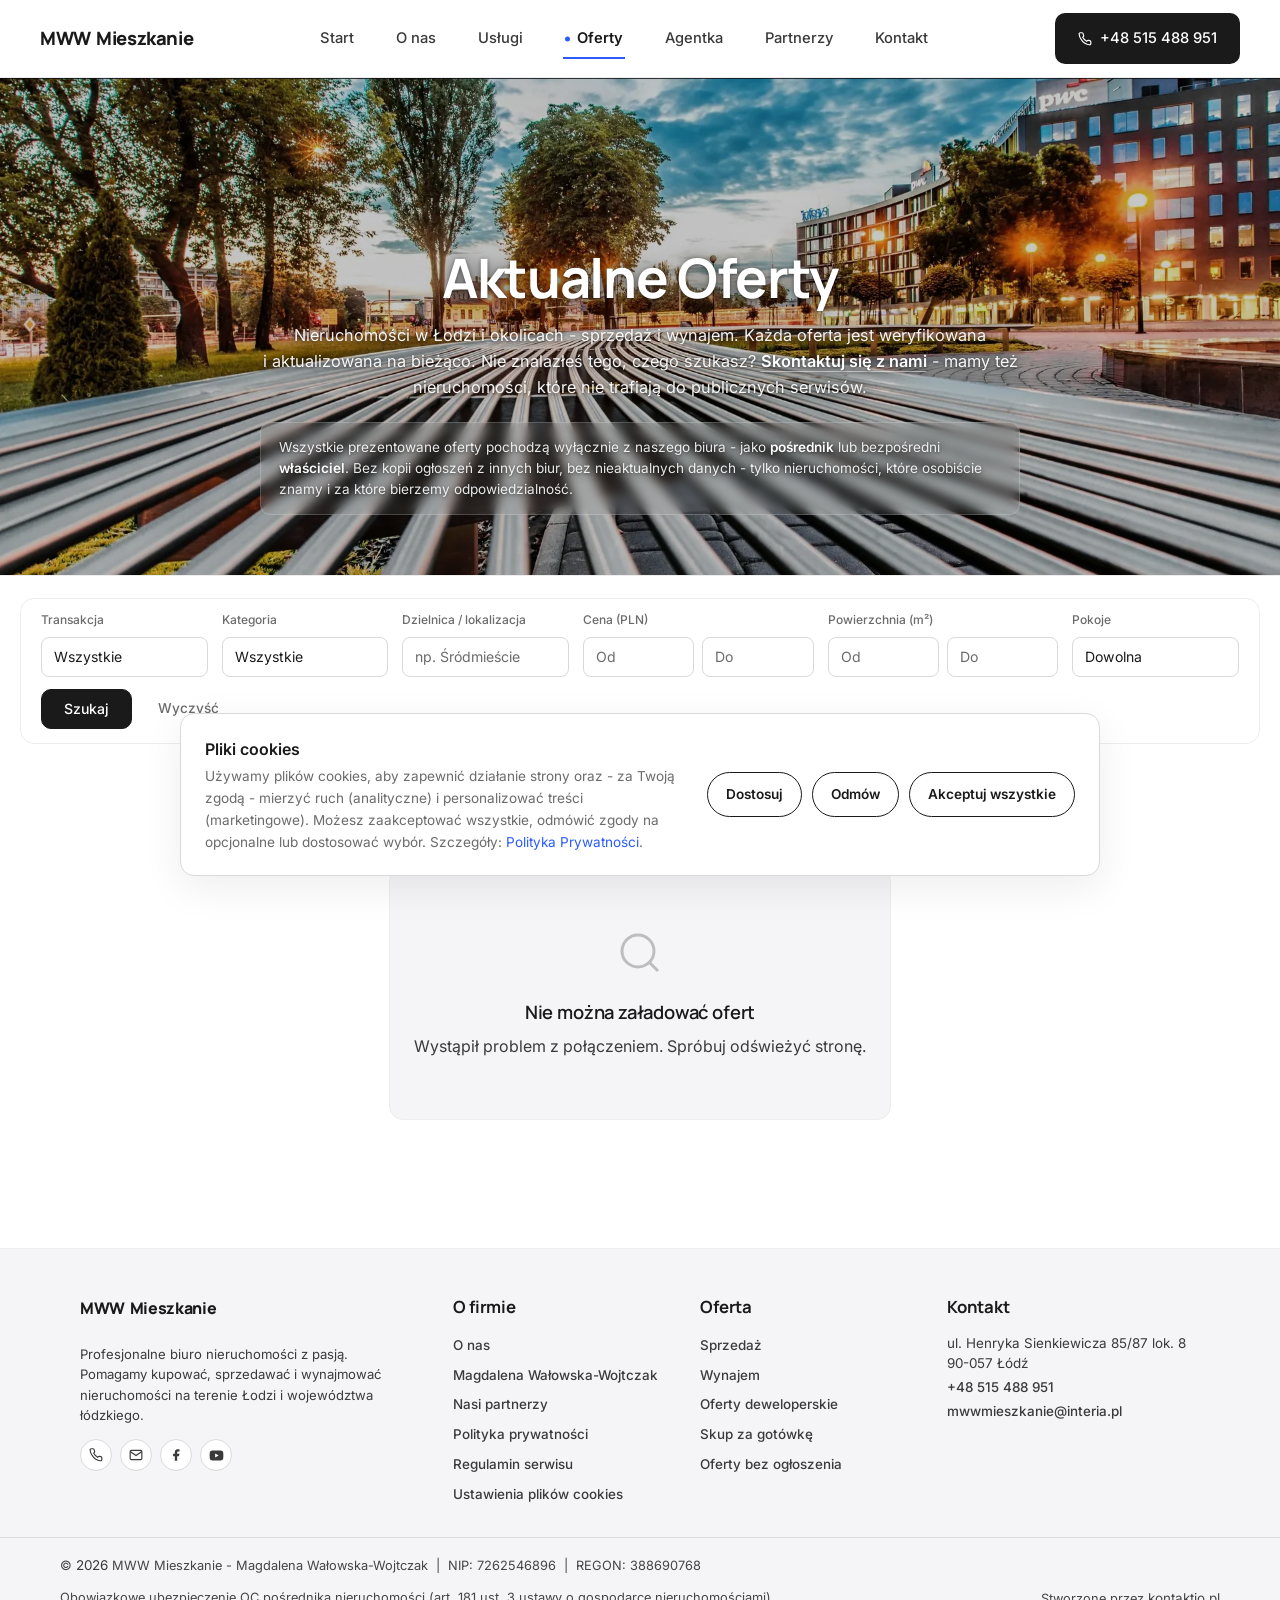
<file: oferty.html>
<!DOCTYPE html>
<html lang="pl">
<head>
  <meta charset="UTF-8">
  <meta name="viewport" content="width=device-width, initial-scale=1.0">
  <meta http-equiv="X-Content-Type-Options" content="nosniff">
  <meta http-equiv="Permissions-Policy" content="camera=(), microphone=(), geolocation=()">
  <meta name="referrer" content="strict-origin-when-cross-origin">
  <meta name="theme-color" content="#FFFFFF">
  <meta name="format-detection" content="telephone=yes,email=yes,address=no">
  <title>Aktualne Oferty Nieruchomości w Łodzi - MWW Mieszkanie</title>
  <meta name="description" content="Przeglądaj aktualne oferty nieruchomości MWW Mieszkanie w Łodzi. Mieszkania, domy, działki, lokale komercyjne - sprzedaż i wynajem. Tylko oferty bezpośrednio z naszego biura.">
  <meta name="keywords" content="oferty nieruchomości Łódź, mieszkania na sprzedaż Łódź, mieszkania na wynajem Łódź, domy Łódź, działki Łódź, lokale komercyjne Łódź, biuro nieruchomości Łódź, MWW Mieszkanie">
  <meta name="author" content="MWW Mieszkanie - Magdalena Wałowska-Wojtczak">
  <meta name="robots" content="index, follow, max-image-preview:large, max-snippet:-1, max-video-preview:-1">
  <meta name="googlebot" content="index, follow">
  <meta name="geo.region" content="PL-LD">
  <meta name="geo.placename" content="Łódź">
  <meta name="geo.position" content="51.7592;19.4560">
  <meta name="ICBM" content="51.7592, 19.4560">
  <link rel="canonical" href="https://www.mwwmieszkanie.pl/oferty.html">
  <link rel="alternate" hreflang="pl" href="https://www.mwwmieszkanie.pl/oferty.html">
  <link rel="alternate" hreflang="x-default" href="https://www.mwwmieszkanie.pl/oferty.html">
  <meta property="og:type" content="website">
  <meta property="og:title" content="Aktualne oferty nieruchomości - MWW Mieszkanie Łódź">
  <meta property="og:description" content="Mieszkania, domy, działki, lokale - sprzedaż i wynajem w Łodzi. Tylko oferty bezpośrednio z naszego biura.">
  <meta property="og:url" content="https://www.mwwmieszkanie.pl/oferty.html">
  <meta property="og:locale" content="pl_PL">
  <meta property="og:site_name" content="MWW Mieszkanie">
  <meta property="og:image" content="https://www.mwwmieszkanie.pl/images/lodz-architektura-1.webp">
  <meta property="og:image:type" content="image/webp">
  <meta property="og:image:alt" content="Aktualne oferty nieruchomości - MWW Mieszkanie Łódź">
  <meta name="twitter:card" content="summary_large_image">
  <meta name="twitter:title" content="Aktualne oferty nieruchomości - MWW Mieszkanie Łódź">
  <meta name="twitter:description" content="Mieszkania, domy, działki, lokale - sprzedaż i wynajem w Łodzi.">
  <meta name="twitter:image" content="https://www.mwwmieszkanie.pl/images/lodz-architektura-1.webp">
  <link rel="icon" href="data:image/svg+xml;utf8,<svg xmlns='http://www.w3.org/2000/svg' viewBox='0 0 24 24' fill='none' stroke='%230e0e10' stroke-width='2' stroke-linecap='round' stroke-linejoin='round'><path d='M3 22V8L12 2l9 6v14'/><line x1='9' y1='22' x2='9' y2='14'/><line x1='15' y1='22' x2='15' y2='14'/><rect x='9' y='14' width='6' height='8'/></svg>">
  <link rel="apple-touch-icon" href="/images/apple-touch-icon.png">
  <link rel="preconnect" href="https://fonts.googleapis.com">
  <link rel="preconnect" href="https://fonts.gstatic.com" crossorigin>
  <link href="https://fonts.googleapis.com/css2?family=Manrope:wght@400;500;600;700;800&display=swap" rel="stylesheet">
  <link href="https://fonts.googleapis.com/css2?family=Unbounded:wght@600;700;800;900&display=swap" rel="stylesheet">
  <link href="https://fonts.googleapis.com/css2?family=Playfair+Display:ital,wght@0,400;0,500;0,600;0,700;1,400;1,500&family=Inter:wght@300;400;500;600&family=Cormorant+Garamond:ital,wght@0,300;0,400;0,500;1,300;1,400;1,500&display=swap" rel="stylesheet">
  <link rel="stylesheet" href="oferty.css">
  <link rel="stylesheet" href="wow-animations.css">
  <link rel="stylesheet" href="redesign.css">
  <script src="/config.js"></script>

  <script type="application/ld+json">
  {
    "@context": "https://schema.org",
    "@graph": [
      {
        "@type": "CollectionPage",
        "@id": "https://www.mwwmieszkanie.pl/oferty.html#page",
        "url": "https://www.mwwmieszkanie.pl/oferty.html",
        "name": "Aktualne oferty nieruchomości - MWW Mieszkanie Łódź",
        "description": "Aktualne oferty mieszkań, domów, działek i lokali w Łodzi i okolicach - wszystkie pochodzą wyłącznie z biura MWW Mieszkanie jako pośrednik lub właściciel.",
        "inLanguage": "pl-PL",
        "isPartOf": {"@id": "https://www.mwwmieszkanie.pl/#website"},
        "about": {"@id": "https://www.mwwmieszkanie.pl/#org"}
      },
      {
        "@type": "RealEstateAgent",
        "@id": "https://www.mwwmieszkanie.pl/#org",
        "name": "MWW Mieszkanie",
        "url": "https://www.mwwmieszkanie.pl/",
        "telephone": "+48515488951",
        "email": "mwwmieszkanie@interia.pl",
        "address": {
          "@type": "PostalAddress",
          "streetAddress": "ul. Henryka Sienkiewicza 85/87 lok. 8",
          "addressLocality": "Łódź",
          "postalCode": "90-057",
          "addressCountry": "PL"
        },
        "areaServed": [
          {"@type":"City","name":"Łódź"},
          {"@type":"AdministrativeArea","name":"województwo łódzkie"}
        ]
      },
      {
        "@type": "BreadcrumbList",
        "itemListElement": [
          {"@type":"ListItem","position":1,"name":"Strona główna","item":"https://www.mwwmieszkanie.pl/"},
          {"@type":"ListItem","position":2,"name":"Aktualne oferty","item":"https://www.mwwmieszkanie.pl/oferty.html"}
        ]
      }
    ]
  }
  </script>
  <style id="skip-link-guard">.skip-link{position:absolute!important;left:-9999px!important;top:auto!important}.skip-link:focus{left:0!important;top:0!important}</style>
</head>
<body>
<a href="#main" class="skip-link">Przejdź do treści</a>

<header class="nav" id="nav">
  <a href="index.html" class="logo" aria-label="MWW Mieszkanie - strona główna">MWW <strong>Mieszkanie</strong></a>

  <nav class="nav-links" id="navLinks" role="navigation" aria-label="Nawigacja główna">
    <a href="index.html"           class="nav-link">Start</a>
    <a href="index.html#o-nas"     class="nav-link">O nas</a>
    <a href="index.html#uslugi"    class="nav-link">Usługi</a>
    <a href="oferty.html"          class="nav-link nav-link-featured active">Oferty</a>
    <a href="index.html#agent"     class="nav-link">Agentka</a>
    <a href="index.html#partnerzy" class="nav-link">Partnerzy</a>
    <a href="index.html#kontakt"   class="nav-link">Kontakt</a>
  </nav>

  <div class="nav-right">
    <a href="tel:+48515488951" class="btn btn-primary nav-cta">
      <svg width="14" height="14" viewBox="0 0 24 24" fill="none" stroke="currentColor" stroke-width="2" stroke-linecap="round" stroke-linejoin="round" aria-hidden="true"><path d="M22 16.92v3a2 2 0 0 1-2.18 2 19.79 19.79 0 0 1-8.63-3.07A19.5 19.5 0 0 1 4.99 12a19.79 19.79 0 0 1-3.07-8.67A2 2 0 0 1 3.9 1.27h3a2 2 0 0 1 2 1.72c.127.96.361 1.903.7 2.81a2 2 0 0 1-.45 2.11L8.09 9a16 16 0 0 0 6.91 6.91l1.09-1.08a2 2 0 0 1 2.11-.45c.907.339 1.85.573 2.81.7A2 2 0 0 1 22 16.92z"/></svg>
      +48&nbsp;515&nbsp;488&nbsp;951
    </a>
    <button class="hamburger" id="hamburger" aria-label="Otwórz menu" aria-expanded="false" aria-controls="navLinks">
      <span></span><span></span><span></span>
    </button>
  </div>
</header>
<span id="main" tabindex="-1"></span>

<div class="page-header">
  <div class="page-header-inner">
    <h1>Aktualne Oferty</h1>
    <p>Nieruchomości w Łodzi i okolicach - sprzedaż i wynajem. Każda oferta jest weryfikowana i&nbsp;aktualizowana na bieżąco. Nie znalazłeś tego, czego szukasz? <a href="index.html#kontakt" style="text-decoration:underline;font-weight:600;">Skontaktuj się z nami</a> - mamy też nieruchomości, które nie trafiają do publicznych serwisów.</p>
    <p class="page-header-note">
      <span class="page-header-note-text">Wszystkie prezentowane oferty pochodzą wyłącznie z&nbsp;naszego biura - jako <strong>pośrednik</strong> lub bezpośredni <strong>właściciel</strong>. Bez kopii ogłoszeń z&nbsp;innych biur, bez nieaktualnych danych - tylko nieruchomości, które osobiście znamy i&nbsp;za które bierzemy odpowiedzialność.</span>
    </p>
  </div>
</div>

<div class="filter-bar" role="search" aria-label="Filtry wyszukiwania">
  <div class="filter-inner">
    <div class="filter-group">
      <label for="filterType">Transakcja</label>
      <select id="filterType">
        <option value="">Wszystkie</option>
        <option value="sprzedaz">Sprzedaż</option>
        <option value="wynajem">Wynajem</option>
      </select>
    </div>
    <div class="filter-group">
      <label for="filterCat">Kategoria</label>
      <select id="filterCat">
        <option value="">Wszystkie</option>
        <option value="mieszkanie">Mieszkania</option>
        <option value="dom">Domy</option>
        <option value="dzialka">Działki</option>
        <option value="lokal">Lokale</option>
        <option value="biuro">Biura</option>
      </select>
    </div>
    <div class="filter-group">
      <label for="filterCity">Dzielnica / lokalizacja</label>
      <input type="text" id="filterCity" placeholder="np. Śródmieście" maxlength="100">
    </div>
    <div class="filter-group filter-group-range">
      <label>Cena (PLN)</label>
      <div class="filter-price">
        <input type="number" id="filterPriceMin" aria-label="Cena od (PLN)" placeholder="Od" min="0" inputmode="numeric">
        <input type="number" id="filterPriceMax" aria-label="Cena do (PLN)" placeholder="Do" min="0" inputmode="numeric">
      </div>
    </div>
    <div class="filter-group filter-group-range">
      <label>Powierzchnia (m&sup2;)</label>
      <div class="filter-price">
        <input type="number" id="filterAreaMin" aria-label="Powierzchnia od (m2)" placeholder="Od" min="0" inputmode="numeric">
        <input type="number" id="filterAreaMax" aria-label="Powierzchnia do (m2)" placeholder="Do" min="0" inputmode="numeric">
      </div>
    </div>
    <div class="filter-group">
      <label for="filterRooms">Pokoje</label>
      <select id="filterRooms">
        <option value="">Dowolna</option>
        <option value="1">1 pokój</option>
        <option value="2">2 pokoje</option>
        <option value="3">3 pokoje</option>
        <option value="4">4+ pokoje</option>
      </select>
    </div>
    <button class="filter-btn" id="filterApply" type="button">Szukaj</button>
    <button class="filter-reset" id="filterReset" type="button">Wyczyść</button>
  </div>
</div>

<main class="listings-page">
  <div class="listings-meta">
    <p class="listings-count">Znaleziono: <strong id="resultsCount">0</strong> ofert</p>
    <div class="listings-sort">
      <label for="sortSelect">Sortuj:</label>
      <select id="sortSelect">
        <option value="default">Domyślnie</option>
        <option value="price-asc">Cena: rosnąco</option>
        <option value="price-desc">Cena: malejąco</option>
        <option value="area-desc">Powierzchnia: malejąco</option>
      </select>
    </div>
  </div>

  <div class="listings-grid" id="listingsGrid">
      </div>

  <div class="load-more-wrap" id="loadMoreWrap" style="display:none">
    <button class="btn-load-more" id="loadMoreBtn" type="button">Załaduj więcej ofert</button>
  </div>
</main>

<footer class="footer" role="contentinfo">
  <div class="footer-top">
    <div class="container footer-grid">

      <div class="footer-brand">
        <div class="footer-logo">MWW <strong>Mieszkanie</strong></div>
        <p>Profesjonalne biuro nieruchomości z&nbsp;pasją. Pomagamy kupować, sprzedawać i&nbsp;wynajmować nieruchomości na terenie Łodzi i&nbsp;województwa łódzkiego.</p>
        <div class="footer-social">
          <a href="tel:+48515488951" class="social-btn" aria-label="Zadzwoń"><svg width="14" height="14" viewBox="0 0 24 24" fill="none" stroke="currentColor" stroke-width="2" stroke-linecap="round" stroke-linejoin="round" aria-hidden="true"><path d="M22 16.92v3a2 2 0 0 1-2.18 2 19.79 19.79 0 0 1-8.63-3.07A19.5 19.5 0 0 1 4.99 12a19.79 19.79 0 0 1-3.07-8.67A2 2 0 0 1 3.9 1.27h3a2 2 0 0 1 2 1.72c.127.96.361 1.903.7 2.81a2 2 0 0 1-.45 2.11L8.09 9a16 16 0 0 0 6.91 6.91l1.09-1.08a2 2 0 0 1 2.11-.45c.907.339 1.85.573 2.81.7A2 2 0 0 1 22 16.92z"/></svg></a>
          <a href="mailto:mwwmieszkanie@interia.pl" class="social-btn" aria-label="E-mail"><svg width="14" height="14" viewBox="0 0 24 24" fill="none" stroke="currentColor" stroke-width="2" aria-hidden="true"><path d="M4 4h16c1.1 0 2 .9 2 2v12c0 1.1-.9 2-2 2H4c-1.1 0-2-.9-2-2V6c0-1.1.9-2 2-2z"/><polyline points="22,6 12,13 2,6"/></svg></a>
          <a href="https://www.facebook.com/MWWMieszkanie/" target="_blank" rel="noopener noreferrer" class="social-btn" aria-label="Facebook"><svg width="14" height="14" viewBox="0 0 24 24" fill="currentColor" aria-hidden="true"><path d="M18 2h-3a5 5 0 0 0-5 5v3H7v4h3v8h4v-8h3l1-4h-4V7a1 1 0 0 1 1-1h3z"/></svg></a>
          <a href="https://www.youtube.com/mwwmieszkanie" target="_blank" rel="noopener noreferrer" class="social-btn" aria-label="YouTube"><svg width="15" height="15" viewBox="0 0 24 24" aria-hidden="true"><path fill="currentColor" d="M22.54 6.42a2.78 2.78 0 0 0-1.95-1.96C18.88 4 12 4 12 4s-6.88 0-8.59.46A2.78 2.78 0 0 0 1.46 6.42 29 29 0 0 0 1 12a29 29 0 0 0 .46 5.58 2.78 2.78 0 0 0 1.95 1.96C5.12 20 12 20 12 20s6.88 0 8.59-.46a2.78 2.78 0 0 0 1.95-1.96A29 29 0 0 0 23 12a29 29 0 0 0-.46-5.58z"/><polygon points="9.75 15.02 15.5 12 9.75 8.98 9.75 15.02" fill="#ffffff"/></svg></a>
        </div>
      </div>

      <div class="footer-col">
        <h3>O firmie</h3>
        <ul>
          <li><a href="index.html#o-nas">O nas</a></li>
          <li><a href="index.html#agent">Magdalena Wałowska-Wojtczak</a></li>
          <li><a href="index.html#partnerzy">Nasi partnerzy</a></li>
          <li><a href="polityka-prywatnosci.html">Polityka prywatności</a></li>
          <li><a href="regulamin.html">Regulamin serwisu</a></li>
          <li><a href="#" data-cookie-settings>Ustawienia plików cookies</a></li>
        </ul>
      </div>

      <div class="footer-col">
        <h3>Oferta</h3>
        <ul>
          <li><a href="sprzedaz.html">Sprzedaż</a></li>
          <li><a href="wynajem.html">Wynajem</a></li>
          <li><a href="deweloperskie.html">Oferty deweloperskie</a></li>
          <li><a href="skup.html">Skup za gotówkę</a></li>
          <li><a href="off-market.html">Oferty bez ogłoszenia</a></li>
        </ul>
      </div>

      <div class="footer-col">
        <h3>Kontakt</h3>
        <address class="footer-address" aria-label="Adres biura MWW Mieszkanie">
          <p>ul. Henryka Sienkiewicza 85/87 lok.&nbsp;8<br>90-057 Łódź</p>
          <p><a href="tel:+48515488951">+48 515 488 951</a></p>
          <p><a href="mailto:mwwmieszkanie@interia.pl">mwwmieszkanie@interia.pl</a></p>
        </address>
      </div>

    </div>
  </div>

  <div class="footer-bottom">
    <div class="container footer-bottom-inner">
      <p>&copy; <span id="copyright-year">2026</span> MWW Mieszkanie - Magdalena Wałowska-Wojtczak &nbsp;|&nbsp; NIP: 7262546896 &nbsp;|&nbsp; REGON: 388690768</p>
      <p>Obowiązkowe ubezpieczenie OC pośrednika nieruchomości (art. 181 ust. 3 ustawy o gospodarce nieruchomościami).</p>
      <p>Stworzone przez <a href="https://kontaktio.pl" target="_blank" rel="noopener noreferrer" style="color:inherit;text-decoration:underline">kontaktio.pl</a></p>
    </div>
  </div>
</footer>

<div id="modalOverlay" class="modal-overlay" role="dialog" aria-modal="true" aria-labelledby="modalTitle">
  <div class="modal" style="position:relative">
    <button class="modal-close" id="modalClose" aria-label="Zamknij">
      <svg width="18" height="18" viewBox="0 0 24 24" fill="none" stroke="currentColor" stroke-width="2"><line x1="18" y1="6" x2="6" y2="18"/><line x1="6" y1="6" x2="18" y2="18"/></svg>
    </button>
    <h3 id="modalTitle">Zapytaj o ofertę</h3>
    <p id="modalListingTitle">Wypełnij formularz, a skontaktujemy się z Tobą.</p>
    <div aria-hidden="true" style="position:absolute;left:-9999px;top:-9999px;height:0;width:0;overflow:hidden">
      <label for="mWebsite">Strona (nie wypełniaj)</label>
      <input type="text" id="mWebsite" name="website" tabindex="-1" autocomplete="off">
    </div>
    <div class="form-group">
      <label for="mName">Imię i nazwisko *</label>
      <input type="text" id="mName" placeholder="np. Jan Kowalski" autocomplete="name">
    </div>
    <div class="form-group">
      <label for="mPhone">Telefon *</label>
      <input type="tel" id="mPhone" placeholder="+48 000 000 000" autocomplete="tel">
    </div>
    <div class="form-group">
      <label for="mEmail">E-mail</label>
      <input type="email" id="mEmail" placeholder="jan@kowalski.pl" autocomplete="email">
    </div>
    <div class="form-group">
      <label for="mMsg">Wiadomość</label>
      <textarea id="mMsg" rows="3" placeholder="Jestem zainteresowany/a tą ofertą..."></textarea>
    </div>
    <button class="btn-ask" id="modalSubmit" type="button">Wyślij zapytanie</button>
  </div>
</div>

<script>
'use strict';

let allListings = [];
let filtered    = [];
let displayed   = 9;
const PAGE_SIZE = 9;

function escHtml(str) {
  if (!str) return '';
  return String(str)
    .replace(/&/g, '&amp;')
    .replace(/</g, '&lt;')
    .replace(/>/g, '&gt;')
    .replace(/"/g, '&quot;')
    .replace(/'/g, '&#39;');
}

const CAT_LABELS = {mieszkanie:'Mieszkanie',dom:'Dom',dzialka:'Działka',lokal:'Lokal',biuro:'Biuro',garaz:'Garaż',magazyn:'Magazyn',inne:'Inne'};
const DEFAULT_PHONE = '+48515488951';
const FORM_ENDPOINT = 'https://api.web3forms.com/submit';
const FORM_ACCESS_KEY = 'a816fd42-55ec-41cb-91c3-da1b0852885a';
let modalOpenedAt = 0;

function getSavedOffers() {
  try {
    const data = localStorage.getItem('mww_saved_offers');
    return data ? JSON.parse(data) : [];
  } catch { return []; }
}
function setSavedOffers(ids) {
  try { localStorage.setItem('mww_saved_offers', JSON.stringify(ids)); } catch {}
}
function isOfferSaved(id) {
  return getSavedOffers().includes(id);
}

function resolveImg(src) {
  if (!src) return '';
  if (src.startsWith('/uploads/')) return MWW_CONFIG.API_BASE_URL + src;
  if (src.startsWith('http://') || src.startsWith('https://')) return src;
  return MWW_CONFIG.API_BASE_URL + '/' + src.replace(/^\//, '');
}

const PLACEHOLDER_SVG = "data:image/svg+xml,%3Csvg xmlns='http://www.w3.org/2000/svg' width='600' height='400' viewBox='0 0 600 400'%3E%3Crect fill='%23f0f0f0' width='600' height='400'/%3E%3Cg transform='translate(300,180)' fill='none' stroke='%23ccc' stroke-width='2' stroke-linecap='round' stroke-linejoin='round'%3E%3Crect x='-30' y='-20' width='60' height='48' rx='4'/%3E%3Ccircle cx='-14' cy='-6' r='5'/%3E%3Cpolyline points='-30,28 -10,8 2,20 14,4 30,28'/%3E%3C/g%3E%3Ctext x='300' y='240' font-family='Inter,system-ui,sans-serif' font-size='13' fill='%23bbb' text-anchor='middle'%3EBrak zdj%C4%99cia%3C/text%3E%3C/svg%3E";

function onImgError(img) {
  img.onerror = null;
  img.src = PLACEHOLDER_SVG;
  img.style.objectFit = 'contain';
  img.style.padding = '20px';
  img.style.background = '#f0f0f0';
}

document.addEventListener('DOMContentLoaded', () => {
  loadListings();
  bindFilters();
  bindNav();
  bindModal();
});

async function loadListings() {
  const grid = document.getElementById('listingsGrid');

  grid.innerHTML = Array.from({ length: 6 }, () => `
    <div class="listing-card listing-skeleton">
      <div class="skeleton-photo"></div>
      <div class="skeleton-body">
        <div class="skeleton-line skeleton-price"></div>
        <div class="skeleton-line skeleton-title"></div>
        <div class="skeleton-line skeleton-meta"></div>
        <div class="skeleton-line skeleton-loc"></div>
      </div>
    </div>`).join('');

  try {
    const base = MWW_CONFIG.API_BASE_URL + MWW_CONFIG.ENDPOINTS.OFFERS;
    let collected = [];
    for (let page = 1; page <= 10; page++) {
      const res = await fetch(base + '?sort=featured&limit=100&meta=true&page=' + page);
      if (!res.ok) throw new Error('HTTP ' + res.status);
      const payload = await res.json();
      const rows = Array.isArray(payload) ? payload : (Array.isArray(payload.data) ? payload.data : []);
      collected = collected.concat(rows);
      const totalPages = payload && payload.meta && payload.meta.pages ? payload.meta.pages : 1;
      if (rows.length === 0 || page >= totalPages) break;
    }
    allListings = collected.filter(l => l.active !== false);
  } catch (err) {
    allListings = [];
    grid.innerHTML = '<div class="no-results">' +
      '<svg width="48" height="48" viewBox="0 0 24 24" fill="none" stroke="currentColor" stroke-width="1.5"><circle cx="11" cy="11" r="8"/><line x1="21" y1="21" x2="16.65" y2="16.65"/></svg>' +
      '<h3>Nie można załadować ofert</h3>' +
      '<p>Wystąpił problem z połączeniem. Spróbuj odświeżyć stronę.</p>' +
      '</div>';
    document.getElementById('resultsCount').textContent = '0';
    document.getElementById('loadMoreWrap').style.display = 'none';
    return;
  }

  renderListings();
}

function renderListings() { applyFilters(); }

function applyFilters() {
  const type  = document.getElementById('filterType').value;
  const cat   = document.getElementById('filterCat').value;
  const city  = document.getElementById('filterCity').value.toLowerCase().trim();
  const rooms = document.getElementById('filterRooms').value;
  const sort  = document.getElementById('sortSelect').value;

  const priceMinEl = document.getElementById('filterPriceMin');
  const priceMaxEl = document.getElementById('filterPriceMax');
  const areaMinEl  = document.getElementById('filterAreaMin');
  const areaMaxEl  = document.getElementById('filterAreaMax');

  let pMin = Math.max(0, parseInt(priceMinEl.value, 10) || 0);
  let pMax = priceMaxEl.value === '' ? Infinity : Math.max(0, parseInt(priceMaxEl.value, 10) || 0);
  let aMin = Math.max(0, parseInt(areaMinEl.value, 10) || 0);
  let aMax = areaMaxEl.value  === '' ? Infinity : Math.max(0, parseInt(areaMaxEl.value, 10) || 0);

  if (pMin > 0 && pMax !== Infinity && pMin > pMax) {
    const tmp = pMin;
    pMin = pMax;
    pMax = tmp;
    priceMinEl.value = pMin;
    priceMaxEl.value = pMax;
  }

  if (aMin > 0 && aMax !== Infinity && aMin > aMax) {
    const tmp = aMin;
    aMin = aMax;
    aMax = tmp;
    areaMinEl.value = aMin;
    areaMaxEl.value = aMax;
  }

  filtered = allListings.filter(l => {
    if (type && l.type !== type) return false;
    if (cat  && l.category !== cat) return false;
    if (city) {
      const haystack = [l.address, l.city, l.district, l.street].join(' ').toLowerCase();
      if (!haystack.includes(city)) return false;
    }
    if (l.price < pMin || l.price > pMax) return false;
    if (l.area < aMin || l.area > aMax) return false;
    if (rooms) {
      const r = parseInt(rooms);
      if (rooms === '4') { if (l.rooms < 4) return false; }
      else { if (l.rooms !== r) return false; }
    }
    return true;
  });

  if (sort === 'price-asc')  filtered.sort((a,b) => a.price - b.price);
  if (sort === 'price-desc') filtered.sort((a,b) => b.price - a.price);
  if (sort === 'area-desc')  filtered.sort((a,b) => b.area - a.area);

  displayed = PAGE_SIZE;
  paint();
}

function paint() {
  const grid     = document.getElementById('listingsGrid');
  const countEl  = document.getElementById('resultsCount');
  const loadWrap = document.getElementById('loadMoreWrap');

  countEl.textContent = filtered.length;
  const slice = filtered.slice(0, displayed);

  if (slice.length === 0) {
    const hasFilters = document.getElementById('filterType').value ||
      document.getElementById('filterCat').value ||
      document.getElementById('filterCity').value.trim() ||
      document.getElementById('filterRooms').value ||
      document.getElementById('filterPriceMin').value ||
      document.getElementById('filterPriceMax').value ||
      document.getElementById('filterAreaMin').value ||
      document.getElementById('filterAreaMax').value;

    if (hasFilters) {
      grid.innerHTML = `
        <div class="no-results">
          <svg width="56" height="56" viewBox="0 0 24 24" fill="none" stroke="currentColor" stroke-width="1.5"><circle cx="11" cy="11" r="8"/><line x1="21" y1="21" x2="16.65" y2="16.65"/></svg>
          <h3>Brak ofert spełniających kryteria</h3>
          <p>Zmień filtry lub wyczyść wyszukiwanie, aby zobaczyć więcej ofert.</p>
        </div>`;
    } else {
      grid.innerHTML = `
        <div class="empty-state">
          <div class="empty-state-icon" aria-hidden="true">
            <svg width="72" height="72" viewBox="0 0 24 24" fill="none" stroke="currentColor" stroke-width="1.2" stroke-linecap="round" stroke-linejoin="round">
              <path d="M3 22V8L12 2l9 6v14"/>
              <line x1="9" y1="22" x2="9" y2="14"/>
              <line x1="15" y1="22" x2="15" y2="14"/>
              <rect x="9" y="14" width="6" height="8"/>
              <circle cx="18" cy="6" r="3" fill="#fff"/>
              <path d="M18 4.5v3M16.5 6h3"/>
            </svg>
          </div>
          <h3>Aktualnie aktualizujemy bazę ofert</h3>
          <p>Nie wyświetlamy obecnie ofert publicznie. Zapraszamy do bezpośredniego kontaktu - mamy dostęp do bazy nieruchomości off-market, które nie trafiają do publicznych portali.</p>
          <div class="empty-state-cta">
            <a href="index.html#kontakt" class="btn btn-primary">Skontaktuj się z nami</a>
            <a href="off-market.html" class="btn btn-outline">Zostaw kryteria poszukiwań</a>
          </div>
        </div>`;
    }
    loadWrap.style.display = 'none';
    return;
  }

  grid.innerHTML = slice.map((l, i) => renderCard(l, i)).join('');
  loadWrap.style.display = displayed < filtered.length ? 'block' : 'none';

  requestAnimationFrame(() => {
    grid.querySelectorAll('.listing-card').forEach((card, i) => {
      card.style.animationDelay = (i * 0.06) + 's';
      card.classList.add('card-enter');
    });
  });
}

function renderCard(l, idx) {
  const fmtPrice = new Intl.NumberFormat('pl-PL').format(l.price);
  const typeLabel = l.type === 'sprzedaz' ? 'Sprzedaż' : 'Wynajem';
  const imgSrc = escHtml(resolveImg(l.img) || PLACEHOLDER_SVG);
  const pricePerM2 = l.pricePerM2 ? new Intl.NumberFormat('pl-PL').format(l.pricePerM2) + ' PLN/m\u00B2' : '';
  const catLabel = CAT_LABELS[l.category] || escHtml(l.category) || '';
  const timeAgo = getTimeAgo(l.createdAt);
  const imgCount = Array.isArray(l.images) ? l.images.length : 0;
  const featuredMark = l.featured ? '<span class="listing-badge-featured" title="Oferta wyróżniona">\u2605</span>' : '';
  const safeTitle = escHtml(l.title);
  const safeId = escHtml(l.id);

  const featurePills = [];
  if (l.area > 0) featurePills.push('<span class="pill"><svg width="12" height="12" viewBox="0 0 24 24" fill="none" stroke="currentColor" stroke-width="2"><rect x="3" y="3" width="18" height="18" rx="1"/></svg>' + escHtml(l.area) + ' m\u00B2</span>');
  if (l.rooms > 0) featurePills.push('<span class="pill"><svg width="12" height="12" viewBox="0 0 24 24" fill="none" stroke="currentColor" stroke-width="2"><path d="M2 20v-8l4-4h12l4 4v8"/><path d="M2 12h20"/><path d="M6 12v-2a2 2 0 0 1 2-2h8a2 2 0 0 1 2 2v2"/></svg>' + escHtml(l.rooms) + ' pok.</span>');
  if (l.floor > 0) featurePills.push('<span class="pill"><svg width="12" height="12" viewBox="0 0 24 24" fill="none" stroke="currentColor" stroke-width="2"><rect x="3" y="3" width="18" height="18" rx="1"/><line x1="3" y1="9" x2="21" y2="9"/><line x1="3" y1="15" x2="21" y2="15"/></svg>' + escHtml(l.floor) + '/' + escHtml(l.totalFloors || '?') + ' p.</span>');

  const locationText = escHtml([l.city, l.district, l.street].filter(Boolean).join(', ') || l.address || '');
  const shortDescText = l.shortDesc || l.desc || '';
  const safeShortDesc = escHtml(shortDescText.substring(0, 150));

  const offerUrl = '/oferta/' + encodeURIComponent(l.slug || l.id);

  return `
    <article class="listing-card" data-id="${safeId}" data-slug="${escHtml(l.slug || l.id)}">
      <a href="${escHtml(offerUrl)}" class="listing-card-link" aria-label="Zobacz szczegóły: ${safeTitle}">
        <div class="listing-photo">
          <img src="${imgSrc}" alt="${safeTitle}" loading="lazy" onerror="onImgError(this)">
          <div class="listing-badges">
            <span class="listing-badge ${escHtml(l.type)}">${typeLabel}</span>
            ${catLabel ? '<span class="listing-badge listing-badge-cat">' + catLabel + '</span>' : ''}
          </div>
          ${featuredMark}
          ${imgCount > 1 ? '<span class="listing-img-count"><svg width="12" height="12" viewBox="0 0 24 24" fill="none" stroke="currentColor" stroke-width="2"><rect x="3" y="3" width="18" height="18" rx="2"/><circle cx="8.5" cy="8.5" r="1.5"/><polyline points="21 15 16 10 5 21"/></svg>' + imgCount + '</span>' : ''}
          <div class="listing-photo-overlay">
            <span class="listing-view-label">Zobacz szczegóły</span>
          </div>
        </div>
        <div class="listing-body">
          <div class="listing-price-row">
            <div class="listing-price">${fmtPrice} <span class="listing-price-sub">${escHtml(l.currency || 'PLN')}</span></div>
            ${pricePerM2 ? '<div class="listing-price-m2">' + pricePerM2 + '</div>' : ''}
          </div>
          <h2 class="listing-title">${safeTitle}</h2>
          <div class="listing-pills">${featurePills.join('')}</div>
          <div class="listing-location">
            <svg width="13" height="13" viewBox="0 0 24 24" fill="none" stroke="currentColor" stroke-width="2"><path d="M21 10c0 7-9 13-9 13s-9-6-9-13a9 9 0 0 1 18 0z"/><circle cx="12" cy="10" r="3"/></svg>
            <span>${locationText}</span>
          </div>
          ${safeShortDesc ? '<p class="listing-desc">' + safeShortDesc + '</p>' : ''}
          <div class="listing-footer">
            <span class="listing-time" title="Data dodania">${timeAgo}</span>
          </div>
        </div>
      </a>
      <div class="listing-actions-bar">
        <button class="btn-ask-small" data-id="${safeId}" data-title="${safeTitle}" aria-label="Zapytaj o ofertę">
          <svg width="14" height="14" viewBox="0 0 24 24" fill="none" stroke="currentColor" stroke-width="2"><path d="M22 16.92v3a2 2 0 0 1-2.18 2 19.79 19.79 0 0 1-8.63-3.07A19.5 19.5 0 0 1 4.99 12a19.79 19.79 0 0 1-3.07-8.67A2 2 0 0 1 3.9 1.27h3a2 2 0 0 1 2 1.72c.127.96.361 1.903.7 2.81a2 2 0 0 1-.45 2.11L8.09 9a16 16 0 0 0 6.91 6.91l1.09-1.08a2 2 0 0 1 2.11-.45c.907.339 1.85.573 2.81.7A2 2 0 0 1 22 16.92z"/></svg>
          Zapytaj
        </button>
        <button class="btn-save${isOfferSaved(l.id) ? ' saved' : ''}" data-id="${safeId}" aria-label="Zapisz ofertę">
          <svg width="15" height="15" viewBox="0 0 24 24" fill="none" stroke="currentColor" stroke-width="2"><path d="M20.84 4.61a5.5 5.5 0 0 0-7.78 0L12 5.67l-1.06-1.06a5.5 5.5 0 0 0-7.78 7.78l1.06 1.06L12 21.23l7.78-7.78 1.06-1.06a5.5 5.5 0 0 0 0-7.78z"/></svg>
        </button>
      </div>
    </article>`;
}

function getTimeAgo(dateStr) {
  if (!dateStr) return '';
  const diff = Date.now() - new Date(dateStr).getTime();
  const mins = Math.floor(diff / 60000);
  if (mins < 1) return 'Właśnie dodano';
  if (mins < 60) return mins + ' min temu';
  const hrs = Math.floor(mins / 60);
  if (hrs < 24) return hrs + ' godz. temu';
  const days = Math.floor(hrs / 24);
  if (days === 1) return 'Wczoraj';
  if (days < 7) return days + ' dni temu';
  if (days < 30) return Math.floor(days / 7) + ' tyg. temu';
  return new Date(dateStr).toLocaleDateString('pl-PL', { day: 'numeric', month: 'short', year: 'numeric' });
}

function bindFilters() {
  document.getElementById('filterApply').addEventListener('click', applyFilters);
  document.getElementById('filterReset').addEventListener('click', () => {
    ['filterType','filterCat','filterRooms'].forEach(id => { document.getElementById(id).value = ''; });
    ['filterCity','filterPriceMin','filterPriceMax','filterAreaMin','filterAreaMax'].forEach(id => { document.getElementById(id).value = ''; });
    document.getElementById('sortSelect').value = 'default';
    applyFilters();
  });
  document.getElementById('sortSelect').addEventListener('change', applyFilters);
  document.getElementById('loadMoreBtn').addEventListener('click', () => { displayed += PAGE_SIZE; paint(); });

  const filterBar = document.querySelector('.filter-inner');
  if (filterBar) {
    filterBar.addEventListener('keydown', e => {
      if (e.key === 'Enter' && (e.target.tagName === 'INPUT')) applyFilters();
    });
  }

  document.getElementById('listingsGrid').addEventListener('click', e => {
    const askBtn = e.target.closest('.btn-ask-small');
    if (askBtn) {
      e.stopPropagation();
      e.preventDefault();
      document.getElementById('modalListingTitle').textContent = 'Oferta: ' + askBtn.dataset.title;
      document.getElementById('modalOverlay').classList.add('open');
      document.body.style.overflow = 'hidden';
      modalOpenedAt = Date.now();
      document.getElementById('mName').focus();
      return;
    }
    const saveBtn = e.target.closest('.btn-save');
    if (saveBtn) {
      e.stopPropagation();
      e.preventDefault();
      const offerId = saveBtn.dataset.id;
      const saved = getSavedOffers();
      if (saved.includes(offerId)) {
        saved.splice(saved.indexOf(offerId), 1);
        saveBtn.classList.remove('saved');
      } else {
        saved.push(offerId);
        saveBtn.classList.add('saved');
      }
      setSavedOffers(saved);
      return;
    }

  });

  if (location.hash.startsWith('#oferta-')) {
    const hashSlug = decodeURIComponent(location.hash.substring(8));
    if (hashSlug) {
      window.location.href = '/oferta/' + encodeURIComponent(hashSlug);
    }
  }
}

function bindModal() {
  const overlay = document.getElementById('modalOverlay');
  const closeBtn = document.getElementById('modalClose');
  const submitBtn = document.getElementById('modalSubmit');

  closeBtn.addEventListener('click', closeModal);
  overlay.addEventListener('click', e => { if (e.target === overlay) closeModal(); });
  document.addEventListener('keydown', e => {
    if (e.key === 'Escape') {
      if (document.getElementById('modalOverlay').classList.contains('open')) { closeModal(); return; }
    }
  });

  const mPhone = document.getElementById('mPhone');
  if (mPhone) {
    mPhone.setAttribute('inputmode', 'tel');
    mPhone.setAttribute('pattern', '[+0-9 ()\\-]{7,20}');
    mPhone.setAttribute('maxlength', '20');
    const sanitize = () => {
      const before = mPhone.value;
      const after = before.replace(/[^\d+\s()\-]/g, '');
      if (after !== before) mPhone.value = after;
    };
    mPhone.addEventListener('input', sanitize);
    mPhone.addEventListener('paste', () => setTimeout(sanitize, 0));
  }
  const mName = document.getElementById('mName');
  if (mName) {
    mName.setAttribute('maxlength', '100');
    const sanitize = () => {
      const before = mName.value;
      const after = before.replace(/[^A-Za-zĄĆĘŁŃÓŚŹŻąćęłńóśźż\s'\-\.]/g, '');
      if (after !== before) mName.value = after;
    };
    mName.addEventListener('input', sanitize);
    mName.addEventListener('paste', () => setTimeout(sanitize, 0));
  }

  submitBtn.addEventListener('click', async () => {
    const name  = document.getElementById('mName').value.trim();
    const phone = document.getElementById('mPhone').value.trim();
    const email = document.getElementById('mEmail').value.trim();
    const msg   = document.getElementById('mMsg').value.trim();
    if (!name || !phone) { alert('Proszę podać imię i telefon.'); return; }
    if (name.length < 2 || name.length > 100) { alert('Imię powinno mieć od 2 do 100 znaków.'); return; }
    const phoneClean = phone.replace(/[\s\-\(\)]/g, '');
    if (!/^\+?\d{7,15}$/.test(phoneClean)) { alert('Proszę podać poprawny numer telefonu.'); return; }
    if (email && !/^[^\s@]+@[^\s@]+\.[^\s@]+$/.test(email)) { alert('Proszę podać poprawny adres e-mail.'); return; }

    const trap = document.getElementById('mWebsite');
    if (trap && trap.value) return;
    if (modalOpenedAt && Date.now() - modalOpenedAt < 1500) return;

    const offerTitle = document.getElementById('modalListingTitle').textContent || '';

    submitBtn.disabled = true;
    submitBtn.textContent = 'Wysyłanie...';

    try {
      const res = await fetch(FORM_ENDPOINT, {
        method: 'POST',
        headers: { 'Content-Type': 'application/json', 'Accept': 'application/json' },
        body: JSON.stringify({
          access_key: FORM_ACCESS_KEY,
          subject: 'Zapytanie o ofertę - MWW Mieszkanie',
          from_name: 'Formularz ofert MWW',
          name: name,
          phone: phone,
          email: email || 'brak@mwwmieszkanie.pl',
          message: offerTitle + '\nTelefon: ' + phone + (email ? '\nE-mail: ' + email : '') + (msg ? '\n\n' + msg : ''),
          botcheck: '',
        }),
      });
      const data = await res.json().catch(() => ({}));
      if (!res.ok || data.success === false) throw new Error('send failed');

      submitBtn.textContent = 'Wysłano zapytanie';
      submitBtn.setAttribute('aria-label', 'Zapytanie zostało wysłane');
      submitBtn.style.background = '#22c55e';
      setTimeout(() => {
        closeModal();
        submitBtn.textContent = 'Wyślij zapytanie';
        submitBtn.style.background = '';
        submitBtn.disabled = false;
        ['mName','mPhone','mEmail','mMsg'].forEach(id => { document.getElementById(id).value = ''; });
      }, 2000);
    } catch (err) {
      submitBtn.textContent = 'Wyślij zapytanie';
      submitBtn.disabled = false;
      alert('Nie udało się wysłać zapytania. Spróbuj ponownie lub zadzwoń: +48 515 488 951.');
    }
  });
}

function closeModal() {
  document.getElementById('modalOverlay').classList.remove('open');
  document.body.style.overflow = '';
}

function bindNav() {
  const nav = document.getElementById('nav');
  window.addEventListener('scroll', () => {
    nav.classList.toggle('scrolled', window.scrollY > 20);
  }, { passive: true });
  const hamburger = document.getElementById('hamburger');
  const navLinks  = document.getElementById('navLinks');
  if (!hamburger || !navLinks) return;

  const openMenu = () => {
    hamburger.classList.add('open');
    navLinks.classList.add('open');
    hamburger.setAttribute('aria-expanded', 'true');
    document.body.style.overflow = 'hidden';
  };

  const closeMenu = () => {
    hamburger.classList.remove('open');
    navLinks.classList.remove('open');
    hamburger.setAttribute('aria-expanded', 'false');
    document.body.style.overflow = '';
  };

  hamburger.addEventListener('click', () => {
    hamburger.classList.contains('open') ? closeMenu() : openMenu();
  });

  navLinks.addEventListener('click', e => { if (e.target.closest('.nav-link')) closeMenu(); });
  document.addEventListener('keydown', e => { if (e.key === 'Escape') closeMenu(); });
  document.addEventListener('click', e => {
    if (navLinks.classList.contains('open') && !hamburger.contains(e.target) && !navLinks.contains(e.target)) closeMenu();
  });
}

</script>
<script src="mww-shield.js" defer></script>
<script src="prefs.js" defer></script>
<script src="wow-animations.js"></script>
</body>
</html>
</file>
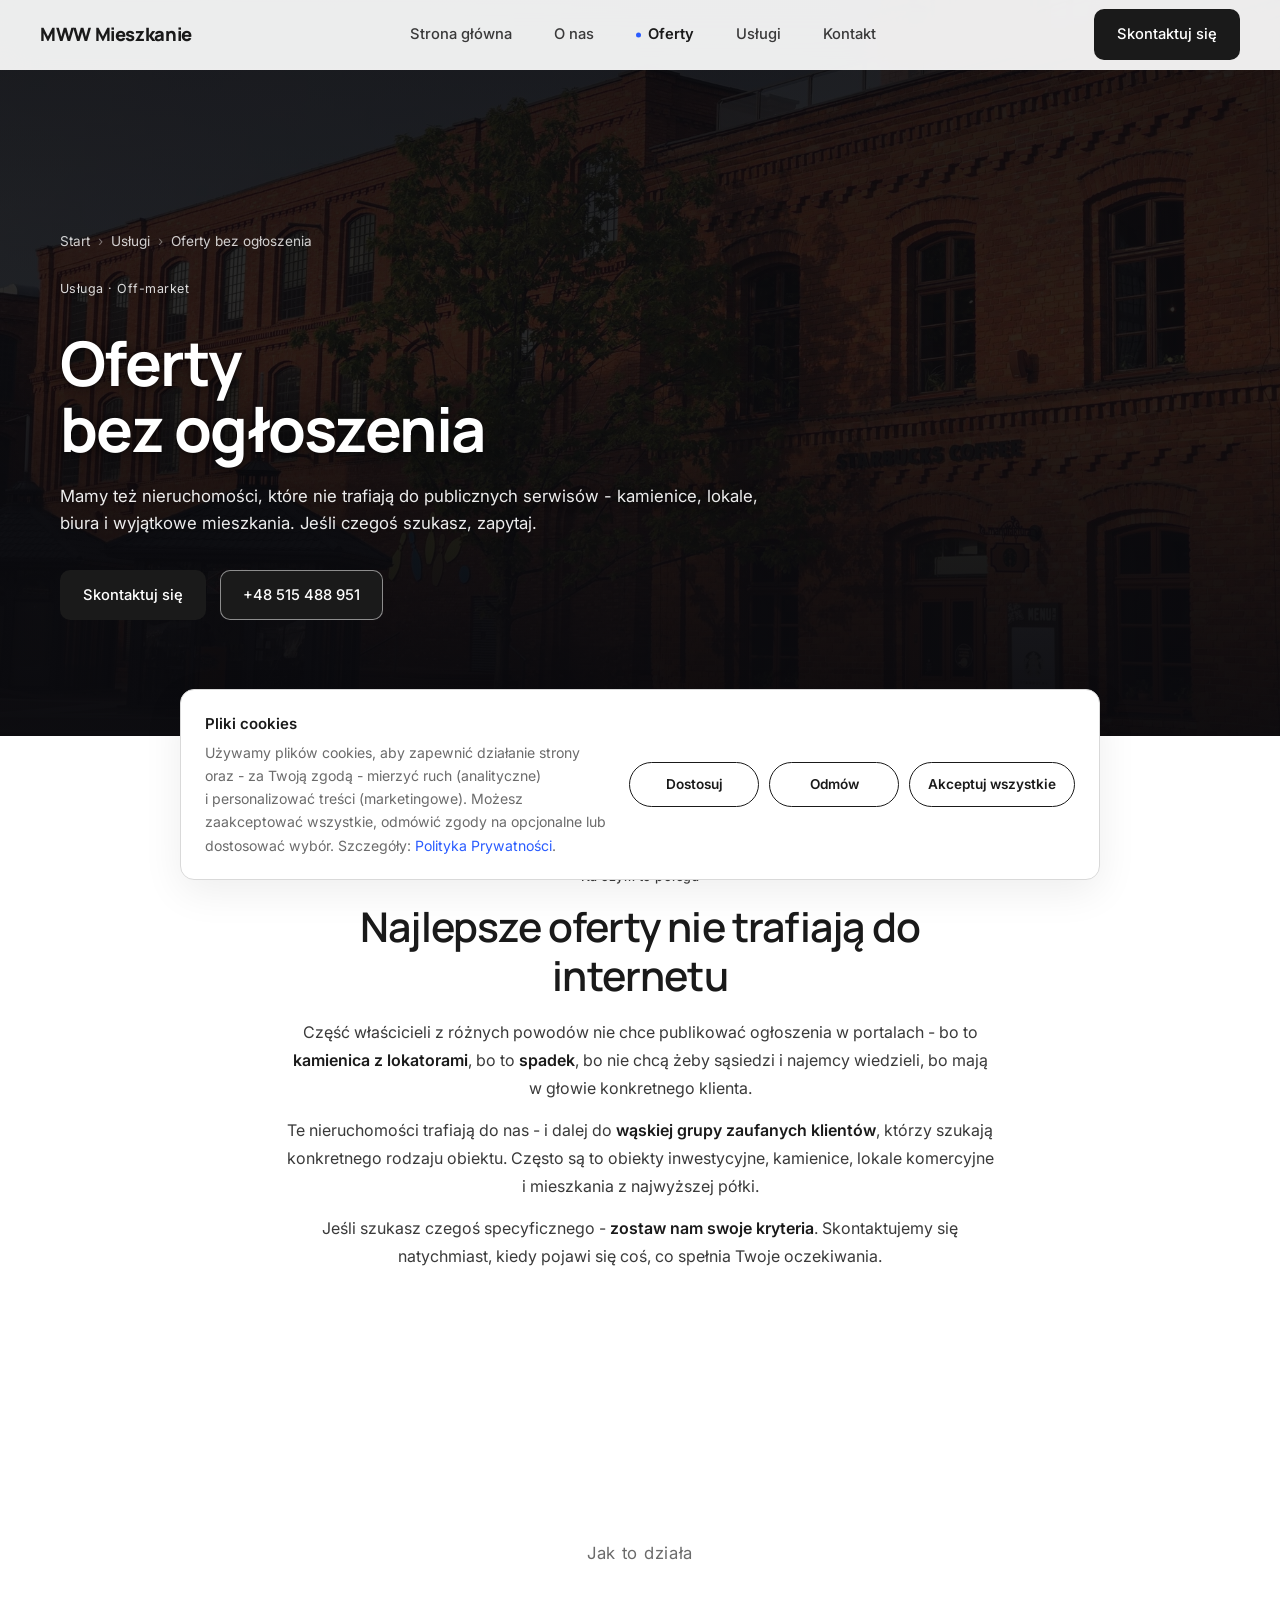
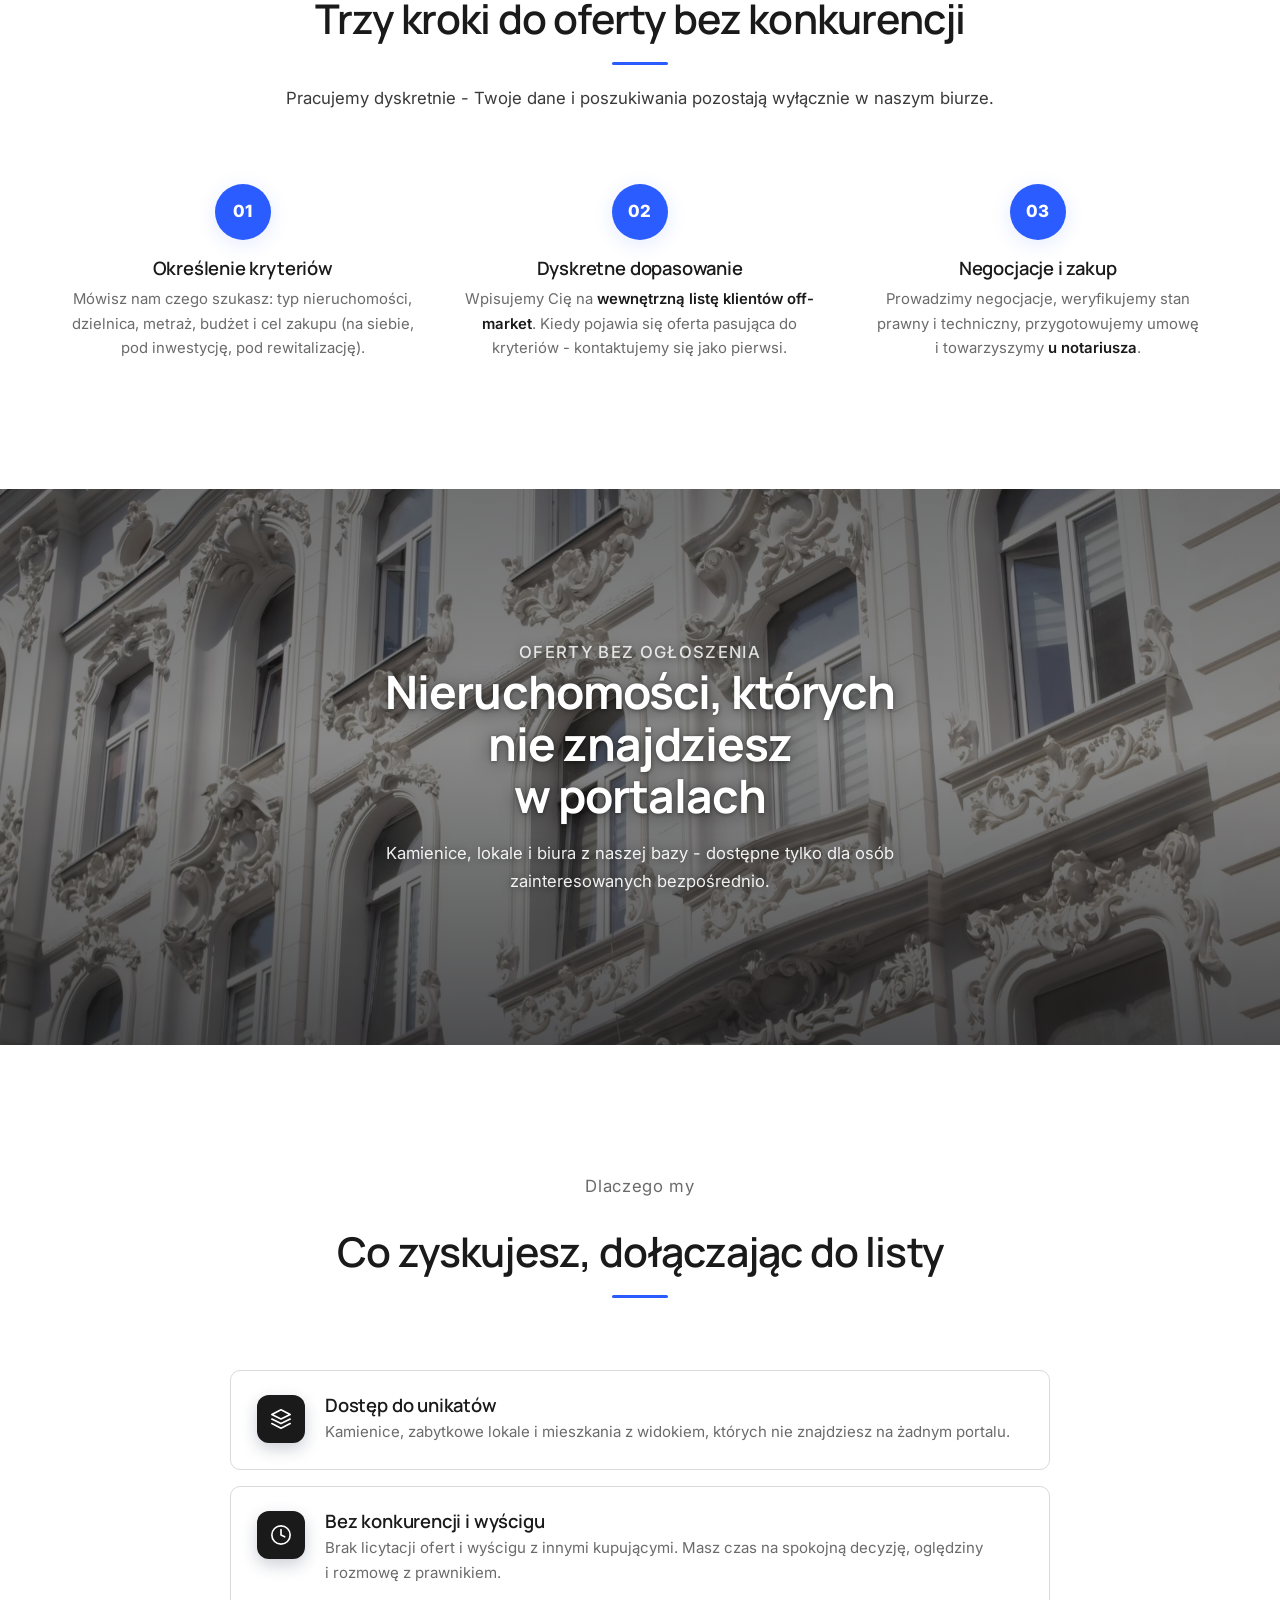
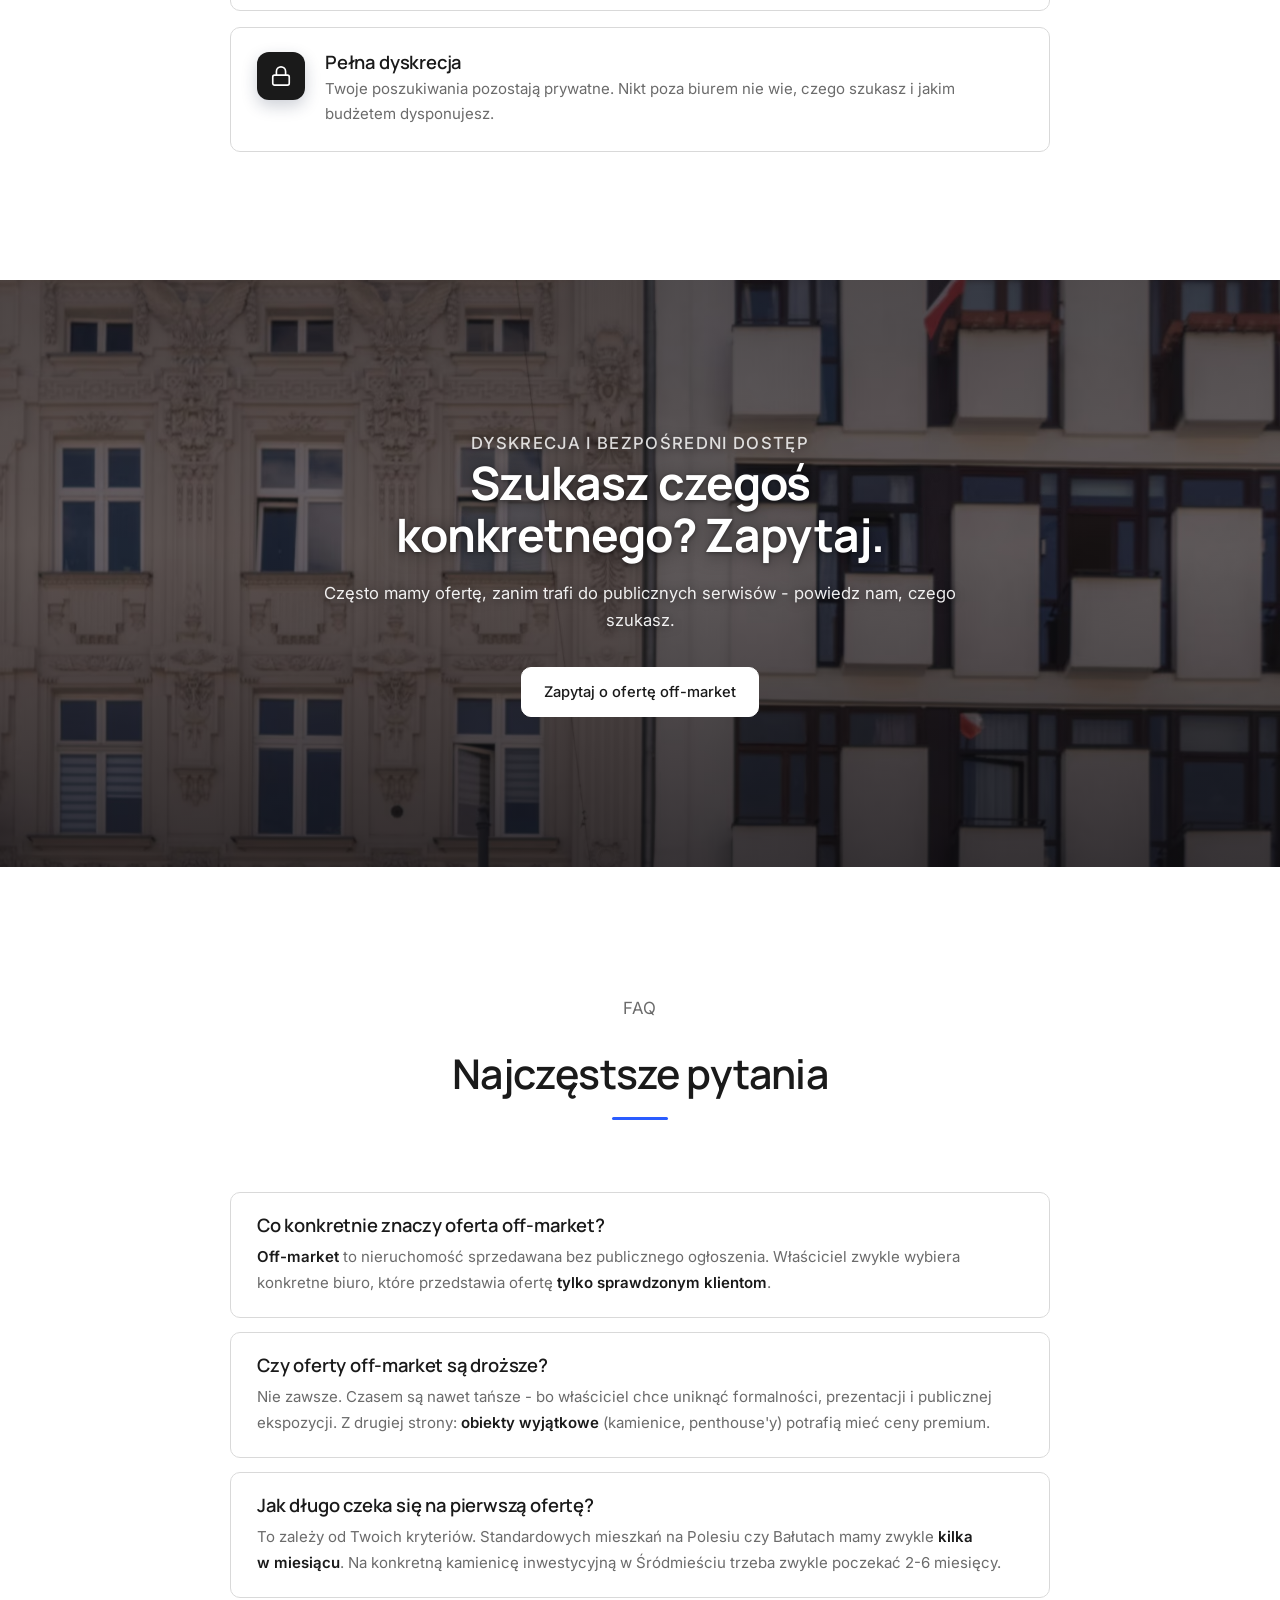
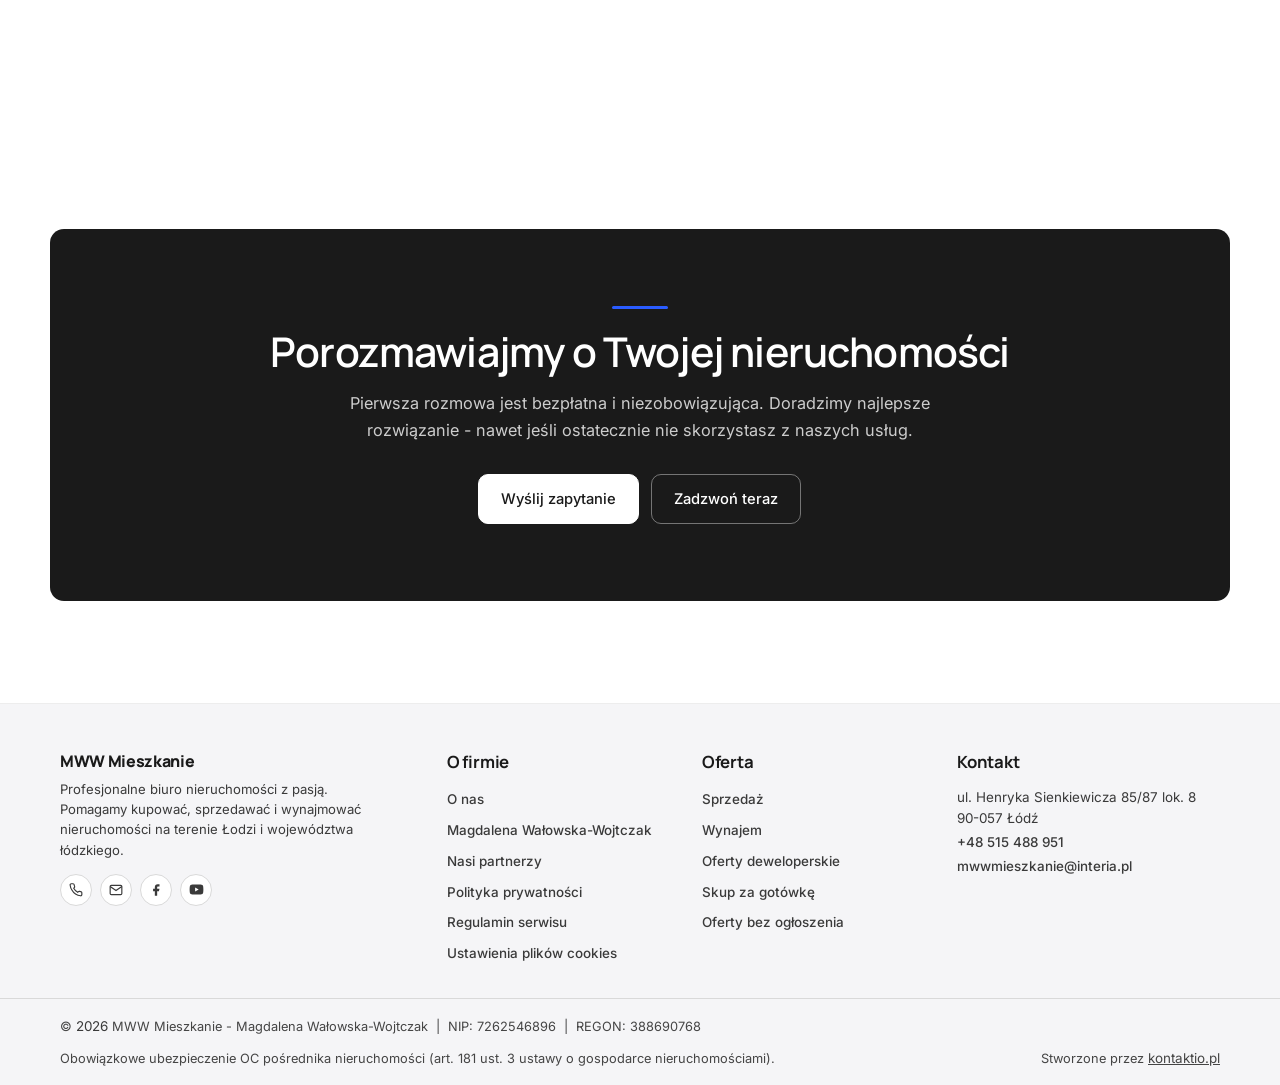
<file: off-market.html>
<!DOCTYPE html>
<html lang="pl">
<head>
  <meta charset="UTF-8">
  <meta name="viewport" content="width=device-width, initial-scale=1.0">
  <meta http-equiv="X-Content-Type-Options" content="nosniff">
  <meta http-equiv="Permissions-Policy" content="camera=(), microphone=(), geolocation=(), interest-cohort=()">
  <meta name="referrer" content="strict-origin-when-cross-origin">
  <meta name="theme-color" content="#FFFFFF">
  <meta name="format-detection" content="telephone=yes,email=yes,address=no">
  <title>Oferty bez ogłoszenia - MWW Mieszkanie Łódź</title>
  <meta name="description" content="Off-market - nieruchomości w Łodzi, które nie trafiają do publicznych portali. Kamienice, lokale, biura i wyjątkowe mieszkania.">
  <meta name="keywords" content="off market nieruchomości Łódź, oferty bez ogłoszenia Łódź, dyskretna sprzedaż nieruchomości Łódź, kamienice Łódź, ekskluzywne mieszkania Łódź, lokale komercyjne Łódź, MWW Mieszkanie">
  <meta name="author" content="MWW Mieszkanie - Magdalena Wałowska-Wojtczak">
  <meta name="robots" content="index, follow, max-image-preview:large, max-snippet:-1, max-video-preview:-1">
  <meta name="googlebot" content="index, follow">
  <meta name="geo.region" content="PL-LD">
  <meta name="geo.placename" content="Łódź">
  <meta name="geo.position" content="51.7592;19.4560">
  <meta name="ICBM" content="51.7592, 19.4560">
  <link rel="canonical" href="https://www.mwwmieszkanie.pl/off-market.html">
  <link rel="alternate" hreflang="pl" href="https://www.mwwmieszkanie.pl/off-market.html">
  <link rel="alternate" hreflang="x-default" href="https://www.mwwmieszkanie.pl/off-market.html">

  <meta property="og:locale" content="pl_PL">
  <meta property="og:site_name" content="MWW Mieszkanie">
  <meta property="og:title" content="Oferty bez ogłoszenia - MWW Mieszkanie Łódź">
  <meta property="og:description" content="Off-market - nieruchomości w Łodzi, które nie trafiają do publicznych portali. Kamienice, lokale, biura i wyjątkowe mieszkania.">
  <meta property="og:type" content="website">
  <meta property="og:url" content="https://www.mwwmieszkanie.pl/off-market.html">
  <meta property="og:image" content="https://www.mwwmieszkanie.pl/images/oferta-off-market.webp">
  <meta property="og:image:type" content="image/webp">
  <meta property="og:image:alt" content="Oferty off-market w Łodzi - MWW Mieszkanie">
  <meta name="twitter:card" content="summary_large_image">
  <meta name="twitter:title" content="Oferty bez ogłoszenia - MWW Mieszkanie Łódź">
  <meta name="twitter:description" content="Off-market - nieruchomości w Łodzi, które nie trafiają do publicznych portali.">
  <meta name="twitter:image" content="https://www.mwwmieszkanie.pl/images/oferta-off-market.webp">
  <link rel="icon" href="data:image/svg+xml;utf8,<svg xmlns='http://www.w3.org/2000/svg' viewBox='0 0 24 24' fill='none' stroke='%230e0e10' stroke-width='2' stroke-linecap='round' stroke-linejoin='round'><path d='M3 22V8L12 2l9 6v14'/><line x1='9' y1='22' x2='9' y2='14'/><line x1='15' y1='22' x2='15' y2='14'/><rect x='9' y='14' width='6' height='8'/></svg>">
  <link rel="apple-touch-icon" href="/images/apple-touch-icon.png">

  <link rel="preconnect" href="https://fonts.googleapis.com">
  <link rel="preconnect" href="https://fonts.gstatic.com" crossorigin>
  <link href="https://fonts.googleapis.com/css2?family=Manrope:wght@400;500;600;700;800&display=swap" rel="stylesheet">
  <link href="https://fonts.googleapis.com/css2?family=Unbounded:wght@600;700;800;900&display=swap" rel="stylesheet">
  <link href="https://fonts.googleapis.com/css2?family=Playfair+Display:ital,wght@0,400;0,500;0,600;0,700;1,400;1,500&family=Inter:wght@300;400;500;600&family=Cormorant+Garamond:ital,wght@0,300;0,400;0,500;1,300;1,400;1,500&display=swap" rel="stylesheet">

  <link rel="stylesheet" href="styles.css">
  <link rel="stylesheet" href="wow-animations.css">
  <link rel="stylesheet" href="redesign.css">

  <script type="application/ld+json">
  {
    "@context": "https://schema.org",
    "@graph": [
      {
        "@type": "Service",
        "@id": "https://www.mwwmieszkanie.pl/off-market.html#service",
        "name": "Oferty off-market w Łodzi",
        "serviceType": "Pośrednictwo w sprzedaży nieruchomości off-market",
        "description": "Off-market - nieruchomości w Łodzi, które nie trafiają do publicznych portali. Kamienice, lokale, biura i wyjątkowe mieszkania dla wymagających klientów.",
        "url": "https://www.mwwmieszkanie.pl/off-market.html",
        "provider": {"@id": "https://www.mwwmieszkanie.pl/#org"},
        "areaServed": [
          {"@type":"City","name":"Łódź"},
          {"@type":"AdministrativeArea","name":"województwo łódzkie"}
        ],
        "audience": {"@type":"Audience","audienceType":"Inwestorzy i klienci premium"}
      },
      {
        "@type": "RealEstateAgent",
        "@id": "https://www.mwwmieszkanie.pl/#org",
        "name": "MWW Mieszkanie",
        "url": "https://www.mwwmieszkanie.pl/",
        "telephone": "+48515488951",
        "email": "mwwmieszkanie@interia.pl",
        "address": {
          "@type": "PostalAddress",
          "streetAddress": "ul. Henryka Sienkiewicza 85/87 lok. 8",
          "addressLocality": "Łódź",
          "postalCode": "90-057",
          "addressCountry": "PL"
        }
      },
      {
        "@type": "BreadcrumbList",
        "itemListElement": [
          {"@type":"ListItem","position":1,"name":"Strona główna","item":"https://www.mwwmieszkanie.pl/"},
          {"@type":"ListItem","position":2,"name":"Usługi","item":"https://www.mwwmieszkanie.pl/index.html#uslugi"},
          {"@type":"ListItem","position":3,"name":"Off-market","item":"https://www.mwwmieszkanie.pl/off-market.html"}
        ]
      }
    ]
  }
  </script>
  <style id="skip-link-guard">.skip-link{position:absolute!important;left:-9999px!important;top:auto!important}.skip-link:focus{left:0!important;top:0!important}</style>
</head>
<body class="preloading">
<a href="#main" class="skip-link">Przejdź do treści</a>

<div id="preloader" role="status" aria-label="Ładowanie strony MWW Mieszkanie">
  <div class="preloader-inner">
    <div class="preloader-logo">MWW <strong>Mieszkanie</strong></div>
    <div class="preloader-bar"><div class="preloader-fill"></div></div>
    <span class="preloader-text">Biuro nieruchomości - Łódź</span>
  </div>
</div>

<header class="nav" id="nav">
  <a href="index.html" class="logo" aria-label="MWW Mieszkanie - strona główna">MWW <strong>Mieszkanie</strong></a>

  <nav class="nav-links" id="navLinks" role="navigation" aria-label="Nawigacja główna">
    <a href="index.html"           class="nav-link">Strona główna</a>
    <a href="index.html#o-nas"     class="nav-link">O nas</a>
    <a href="oferty.html"          class="nav-link nav-link-featured">Oferty</a>
    <a href="index.html#uslugi"    class="nav-link">Usługi</a>
    <a href="index.html#kontakt"   class="nav-link">Kontakt</a>
  </nav>

  <div class="nav-right">
    <a href="index.html#kontakt" class="btn btn-primary nav-cta">Skontaktuj się</a>
    <button class="hamburger" id="hamburger" aria-label="Otwórz menu" aria-expanded="false" aria-controls="navLinks">
      <span></span><span></span><span></span>
    </button>
  </div>
</header>
<span id="main" tabindex="-1"></span>

<section class="service-hero" aria-labelledby="service-heading">
  <div class="service-hero-bg service-hero-bg--off-market" aria-hidden="true"></div>
  <div class="service-hero-inner reveal">
    <div class="breadcrumbs-light" aria-label="Ścieżka okruszkowa">
      <a href="index.html">Start</a>
      <span class="sep" aria-hidden="true">&rsaquo;</span>
      <a href="index.html#uslugi">Usługi</a>
      <span class="sep" aria-hidden="true">&rsaquo;</span>
      <span aria-current="page">Oferty bez ogłoszenia</span>
    </div>
    <p class="service-hero-eyebrow">Usługa &middot; Off-market</p>
    <h1 id="service-heading">Oferty<br>bez ogłoszenia</h1>
    <p class="lead">Mamy też nieruchomości, które nie trafiają do publicznych serwisów - kamienice, lokale, biura i wyjątkowe mieszkania. Jeśli czegoś szukasz, zapytaj.</p>
    <div class="service-hero-actions">
      <a href="index.html#kontakt" class="btn btn-primary">Skontaktuj się</a>
      <a href="tel:+48515488951" class="btn btn-ghost-light">+48&nbsp;515&nbsp;488&nbsp;951</a>
    </div>
  </div>
</section>

<section class="service-intro service-intro--centered service-intro--dark" aria-labelledby="intro-heading">
  <div class="container">
    <div class="text reveal">
      <p class="eyebrow">Na czym to polega</p>
      <h2 id="intro-heading">Najlepsze oferty nie trafiają do internetu</h2>
        <p>Część właścicieli z&nbsp;różnych powodów nie chce publikować ogłoszenia w&nbsp;portalach - bo to <strong>kamienica z&nbsp;lokatorami</strong>, bo to <strong>spadek</strong>, bo nie chcą żeby sąsiedzi i&nbsp;najemcy wiedzieli, bo mają w&nbsp;głowie konkretnego klienta.</p>
        <p>Te nieruchomości trafiają do nas - i&nbsp;dalej do <strong>wąskiej grupy zaufanych klientów</strong>, którzy szukają konkretnego rodzaju obiektu. Często są to obiekty inwestycyjne, kamienice, lokale komercyjne i&nbsp;mieszkania z&nbsp;najwyższej półki.</p>
        <p>Jeśli szukasz czegoś specyficznego - <strong>zostaw nam swoje kryteria</strong>. Skontaktujemy się natychmiast, kiedy pojawi się coś, co spełnia Twoje oczekiwania.</p>
    </div>
  </div>
</section>

<section class="service-howto" aria-labelledby="howto-heading">
  <div class="container">
    <div class="section-header section-header-center reveal">
      <p class="eyebrow">Jak to działa</p>
      <h2 id="howto-heading">Trzy kroki do oferty bez konkurencji</h2>
      <p class="section-desc">Pracujemy dyskretnie - Twoje dane i&nbsp;poszukiwania pozostają wyłącznie w&nbsp;naszym biurze.</p>
    </div>
    <div class="howto-row">
      <div class="howto-step reveal">
        <div class="num">01</div>
        <h3>Określenie kryteriów</h3>
        <p>Mówisz nam czego szukasz: typ nieruchomości, dzielnica, metraż, budżet i&nbsp;cel zakupu (na siebie, pod inwestycję, pod rewitalizację).</p>
      </div>
      <div class="howto-step reveal">
        <div class="num">02</div>
        <h3>Dyskretne dopasowanie</h3>
        <p>Wpisujemy Cię na <strong>wewnętrzną listę klientów off-market</strong>. Kiedy pojawia się oferta pasująca do kryteriów - kontaktujemy się jako pierwsi.</p>
      </div>
      <div class="howto-step reveal">
        <div class="num">03</div>
        <h3>Negocjacje i&nbsp;zakup</h3>
        <p>Prowadzimy negocjacje, weryfikujemy stan prawny i&nbsp;techniczny, przygotowujemy umowę i&nbsp;towarzyszymy <strong>u&nbsp;notariusza</strong>.</p>
      </div>
    </div>
  </div>
</section>

<section class="photo-band photo-band--panorama" aria-label="Oferty off-market w Łodzi">
  <div class="photo-band-inner reveal">
    <p class="photo-band-eyebrow">Oferty bez ogłoszenia</p>
    <h2>Nieruchomości, których nie znajdziesz w&nbsp;portalach</h2>
    <p>Kamienice, lokale i&nbsp;biura z&nbsp;naszej bazy - dostępne tylko dla osób zainteresowanych bezpośrednio.</p>
  </div>
</section>

<section class="service-benefits" aria-labelledby="benefits-heading">
  <div class="container">
    <div class="section-header section-header-center reveal">
      <p class="eyebrow">Dlaczego my</p>
      <h2 id="benefits-heading">Co zyskujesz, dołączając do listy</h2>
    </div>
    <div class="benefits-list">
      <div class="benefit-row reveal">
        <div class="benefit-icon" aria-hidden="true">
          <svg width="22" height="22" viewBox="0 0 24 24" fill="none" stroke="currentColor" stroke-width="1.8" stroke-linecap="round" stroke-linejoin="round"><path d="M12 2L2 7l10 5 10-5-10-5z"/><path d="M2 17l10 5 10-5"/><path d="M2 12l10 5 10-5"/></svg>
        </div>
        <div>
          <h3>Dostęp do unikatów</h3>
          <p>Kamienice, zabytkowe lokale i&nbsp;mieszkania z&nbsp;widokiem, których nie znajdziesz na żadnym portalu.</p>
        </div>
      </div>
      <div class="benefit-row reveal">
        <div class="benefit-icon" aria-hidden="true">
          <svg width="22" height="22" viewBox="0 0 24 24" fill="none" stroke="currentColor" stroke-width="1.8" stroke-linecap="round" stroke-linejoin="round"><circle cx="12" cy="12" r="10"/><polyline points="12 6 12 12 16 14"/></svg>
        </div>
        <div>
          <h3>Bez konkurencji i&nbsp;wyścigu</h3>
          <p>Brak licytacji ofert i&nbsp;wyścigu z&nbsp;innymi kupującymi. Masz czas na spokojną decyzję, oględziny i&nbsp;rozmowę z&nbsp;prawnikiem.</p>
        </div>
      </div>
      <div class="benefit-row reveal">
        <div class="benefit-icon" aria-hidden="true">
          <svg width="22" height="22" viewBox="0 0 24 24" fill="none" stroke="currentColor" stroke-width="1.8" stroke-linecap="round" stroke-linejoin="round"><rect x="3" y="11" width="18" height="11" rx="2"/><path d="M7 11V7a5 5 0 0 1 10 0v4"/></svg>
        </div>
        <div>
          <h3>Pełna dyskrecja</h3>
          <p>Twoje poszukiwania pozostają prywatne. Nikt poza biurem nie wie, czego szukasz i&nbsp;jakim budżetem dysponujesz.</p>
        </div>
      </div>
    </div>
  </div>
</section>

<section class="photo-band photo-band--street" aria-label="Zapytaj o ofertę off-market">
  <div class="photo-band-inner reveal">
    <p class="photo-band-eyebrow">Dyskrecja i&nbsp;bezpośredni dostęp</p>
    <h2>Szukasz czegoś konkretnego? Zapytaj.</h2>
    <p>Często mamy ofertę, zanim trafi do publicznych serwisów - powiedz nam, czego szukasz.</p>
    <div class="photo-band-actions">
      <a href="index.html#kontakt" class="btn btn-primary">Zapytaj o&nbsp;ofertę off-market</a>
    </div>
  </div>
</section>

<section class="service-faq" aria-labelledby="faq-heading">
  <div class="container">
    <div class="section-header section-header-center reveal">
      <p class="eyebrow">FAQ</p>
      <h2 id="faq-heading">Najczęstsze pytania</h2>
    </div>
    <div class="faq-list">
      <div class="faq-item reveal">
        <h3>Co konkretnie znaczy oferta off-market?</h3>
        <p><strong>Off-market</strong> to nieruchomość sprzedawana bez publicznego ogłoszenia. Właściciel zwykle wybiera konkretne biuro, które przedstawia ofertę <strong>tylko sprawdzonym klientom</strong>.</p>
      </div>
      <div class="faq-item reveal">
        <h3>Czy oferty off-market są droższe?</h3>
        <p>Nie zawsze. Czasem są nawet tańsze - bo właściciel chce uniknąć formalności, prezentacji i&nbsp;publicznej ekspozycji. Z&nbsp;drugiej strony: <strong>obiekty wyjątkowe</strong> (kamienice, penthouse'y) potrafią mieć ceny premium.</p>
      </div>
      <div class="faq-item reveal">
        <h3>Jak długo czeka się na pierwszą ofertę?</h3>
        <p>To zależy od Twoich kryteriów. Standardowych mieszkań na Polesiu czy Bałutach mamy zwykle <strong>kilka w&nbsp;miesiącu</strong>. Na konkretną kamienicę inwestycyjną w&nbsp;Śródmieściu trzeba zwykle poczekać 2-6 miesięcy.</p>
      </div>
    </div>
  </div>
</section>

<section class="service-cta service-cta--dark" aria-labelledby="cta-heading">
  <div class="container reveal">
    <h2 id="cta-heading">Porozmawiajmy o&nbsp;Twojej nieruchomości</h2>
    <p>Pierwsza rozmowa jest bezpłatna i&nbsp;niezobowiązująca. Doradzimy najlepsze rozwiązanie - nawet jeśli ostatecznie nie skorzystasz z&nbsp;naszych usług.</p>
    <div class="service-cta-actions">
      <a href="index.html#kontakt" class="btn btn-primary">Wyślij zapytanie</a>
      <a href="tel:+48515488951" class="btn btn-ghost-light">Zadzwoń teraz</a>
    </div>
  </div>
</section>

<footer class="footer" role="contentinfo">
  <div class="footer-top">
    <div class="container footer-grid">

      <div class="footer-brand">
        <div class="footer-logo">MWW <strong>Mieszkanie</strong></div>
        <p>Profesjonalne biuro nieruchomości z&nbsp;pasją. Pomagamy kupować, sprzedawać i&nbsp;wynajmować nieruchomości na terenie Łodzi i&nbsp;województwa łódzkiego.</p>
        <div class="footer-social">
          <a href="tel:+48515488951" class="social-btn" aria-label="Zadzwoń"><svg width="14" height="14" viewBox="0 0 24 24" fill="none" stroke="currentColor" stroke-width="2" stroke-linecap="round" stroke-linejoin="round" aria-hidden="true"><path d="M22 16.92v3a2 2 0 0 1-2.18 2 19.79 19.79 0 0 1-8.63-3.07A19.5 19.5 0 0 1 4.99 12a19.79 19.79 0 0 1-3.07-8.67A2 2 0 0 1 3.9 1.27h3a2 2 0 0 1 2 1.72c.127.96.361 1.903.7 2.81a2 2 0 0 1-.45 2.11L8.09 9a16 16 0 0 0 6.91 6.91l1.09-1.08a2 2 0 0 1 2.11-.45c.907.339 1.85.573 2.81.7A2 2 0 0 1 22 16.92z"/></svg></a>
          <a href="mailto:mwwmieszkanie@interia.pl" class="social-btn" aria-label="E-mail"><svg width="14" height="14" viewBox="0 0 24 24" fill="none" stroke="currentColor" stroke-width="2" aria-hidden="true"><path d="M4 4h16c1.1 0 2 .9 2 2v12c0 1.1-.9 2-2 2H4c-1.1 0-2-.9-2-2V6c0-1.1.9-2 2-2z"/><polyline points="22,6 12,13 2,6"/></svg></a>
          <a href="https://www.facebook.com/MWWMieszkanie/" target="_blank" rel="noopener noreferrer" class="social-btn" aria-label="Facebook"><svg width="14" height="14" viewBox="0 0 24 24" fill="currentColor" aria-hidden="true"><path d="M18 2h-3a5 5 0 0 0-5 5v3H7v4h3v8h4v-8h3l1-4h-4V7a1 1 0 0 1 1-1h3z"/></svg></a>
          <a href="https://www.youtube.com/mwwmieszkanie" target="_blank" rel="noopener noreferrer" class="social-btn" aria-label="YouTube"><svg width="15" height="15" viewBox="0 0 24 24" aria-hidden="true"><path fill="currentColor" d="M22.54 6.42a2.78 2.78 0 0 0-1.95-1.96C18.88 4 12 4 12 4s-6.88 0-8.59.46A2.78 2.78 0 0 0 1.46 6.42 29 29 0 0 0 1 12a29 29 0 0 0 .46 5.58 2.78 2.78 0 0 0 1.95 1.96C5.12 20 12 20 12 20s6.88 0 8.59-.46a2.78 2.78 0 0 0 1.95-1.96A29 29 0 0 0 23 12a29 29 0 0 0-.46-5.58z"/><polygon points="9.75 15.02 15.5 12 9.75 8.98 9.75 15.02" fill="#ffffff"/></svg></a>
        </div>
      </div>

      <div class="footer-col">
        <h3>O firmie</h3>
        <ul>
          <li><a href="index.html#o-nas">O nas</a></li>
          <li><a href="index.html#agent">Magdalena Wałowska-Wojtczak</a></li>
          <li><a href="index.html#partnerzy">Nasi partnerzy</a></li>
          <li><a href="polityka-prywatnosci.html">Polityka prywatności</a></li>
          <li><a href="regulamin.html">Regulamin serwisu</a></li>
          <li><a href="#" data-cookie-settings>Ustawienia plików cookies</a></li>
        </ul>
      </div>

      <div class="footer-col">
        <h3>Oferta</h3>
        <ul>
          <li><a href="sprzedaz.html">Sprzedaż</a></li>
          <li><a href="wynajem.html">Wynajem</a></li>
          <li><a href="deweloperskie.html">Oferty deweloperskie</a></li>
          <li><a href="skup.html">Skup za gotówkę</a></li>
          <li><a href="off-market.html">Oferty bez ogłoszenia</a></li>
        </ul>
      </div>

      <div class="footer-col">
        <h3>Kontakt</h3>
        <address class="footer-address" aria-label="Adres biura MWW Mieszkanie">
          <p>ul. Henryka Sienkiewicza 85/87 lok.&nbsp;8<br>90-057 Łódź</p>
          <p><a href="tel:+48515488951">+48 515 488 951</a></p>
          <p><a href="mailto:mwwmieszkanie@interia.pl">mwwmieszkanie@interia.pl</a></p>
        </address>
      </div>

    </div>
  </div>

  <div class="footer-bottom">
    <div class="container footer-bottom-inner">
      <p>&copy; <span id="copyright-year">2026</span> MWW Mieszkanie - Magdalena Wałowska-Wojtczak &nbsp;|&nbsp; NIP: 7262546896 &nbsp;|&nbsp; REGON: 388690768</p>
      <p>Obowiązkowe ubezpieczenie OC pośrednika nieruchomości (art. 181 ust. 3 ustawy o gospodarce nieruchomościami).</p>
      <p>Stworzone przez <a href="https://kontaktio.pl" target="_blank" rel="noopener noreferrer" style="color:inherit;text-decoration:underline">kontaktio.pl</a></p>
    </div>
  </div>
</footer>


<script src="mww-shield.js" defer></script>
<script src="prefs.js" defer></script>
<script src="script.js" defer></script>

<script src="wow-animations.js" defer></script>

</body>
</html>
</file>
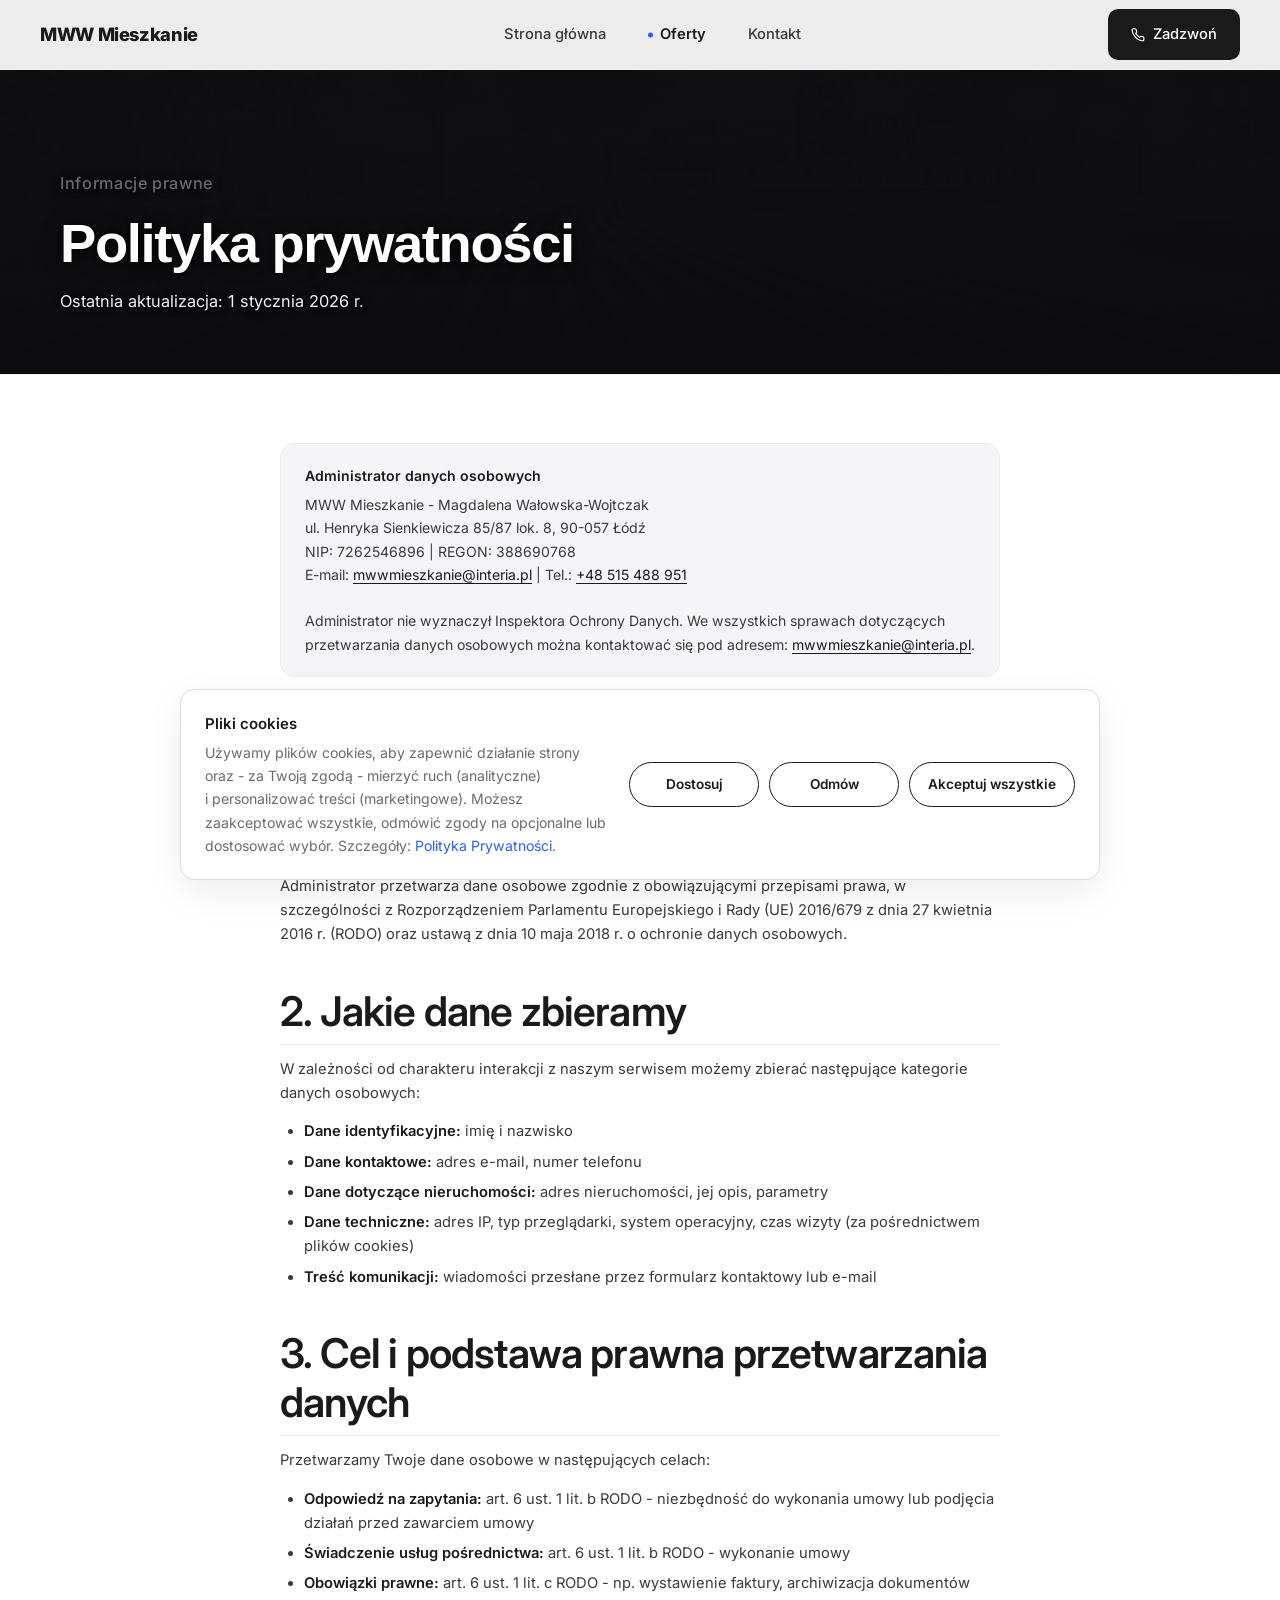
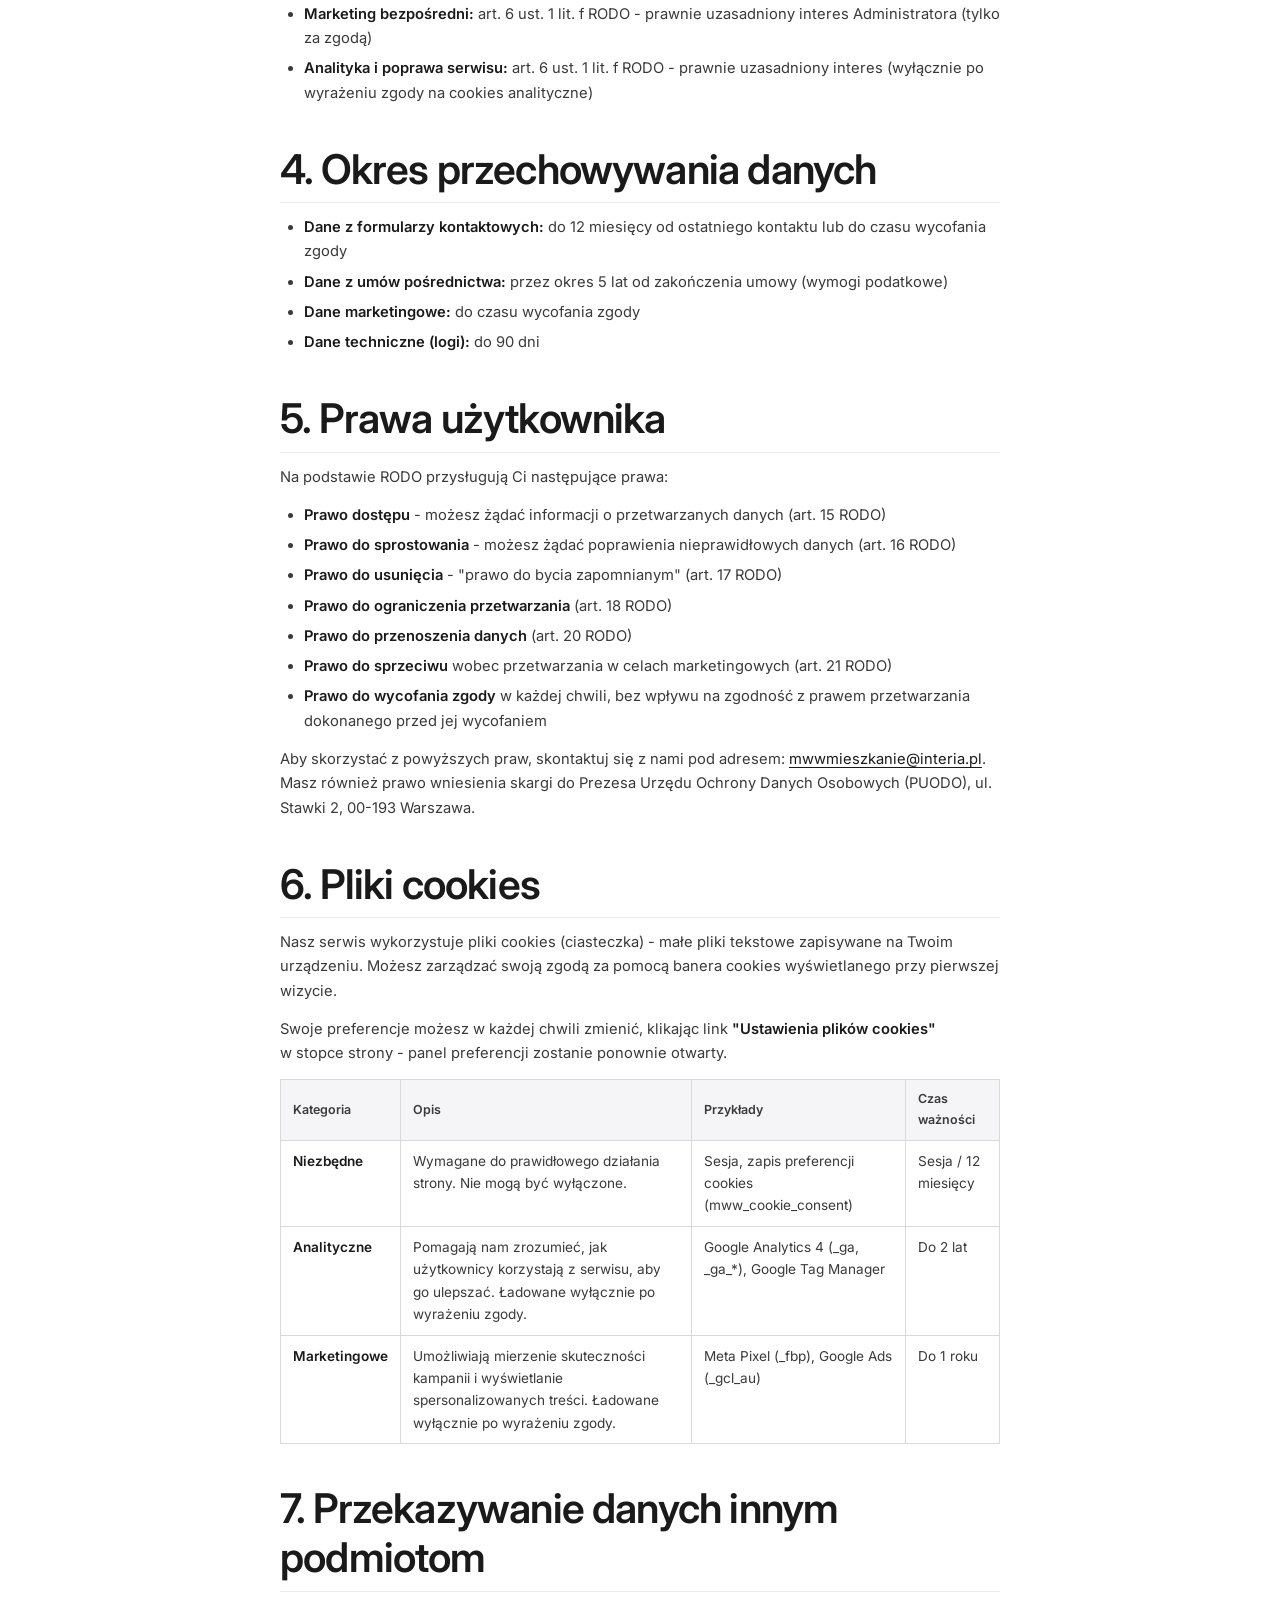
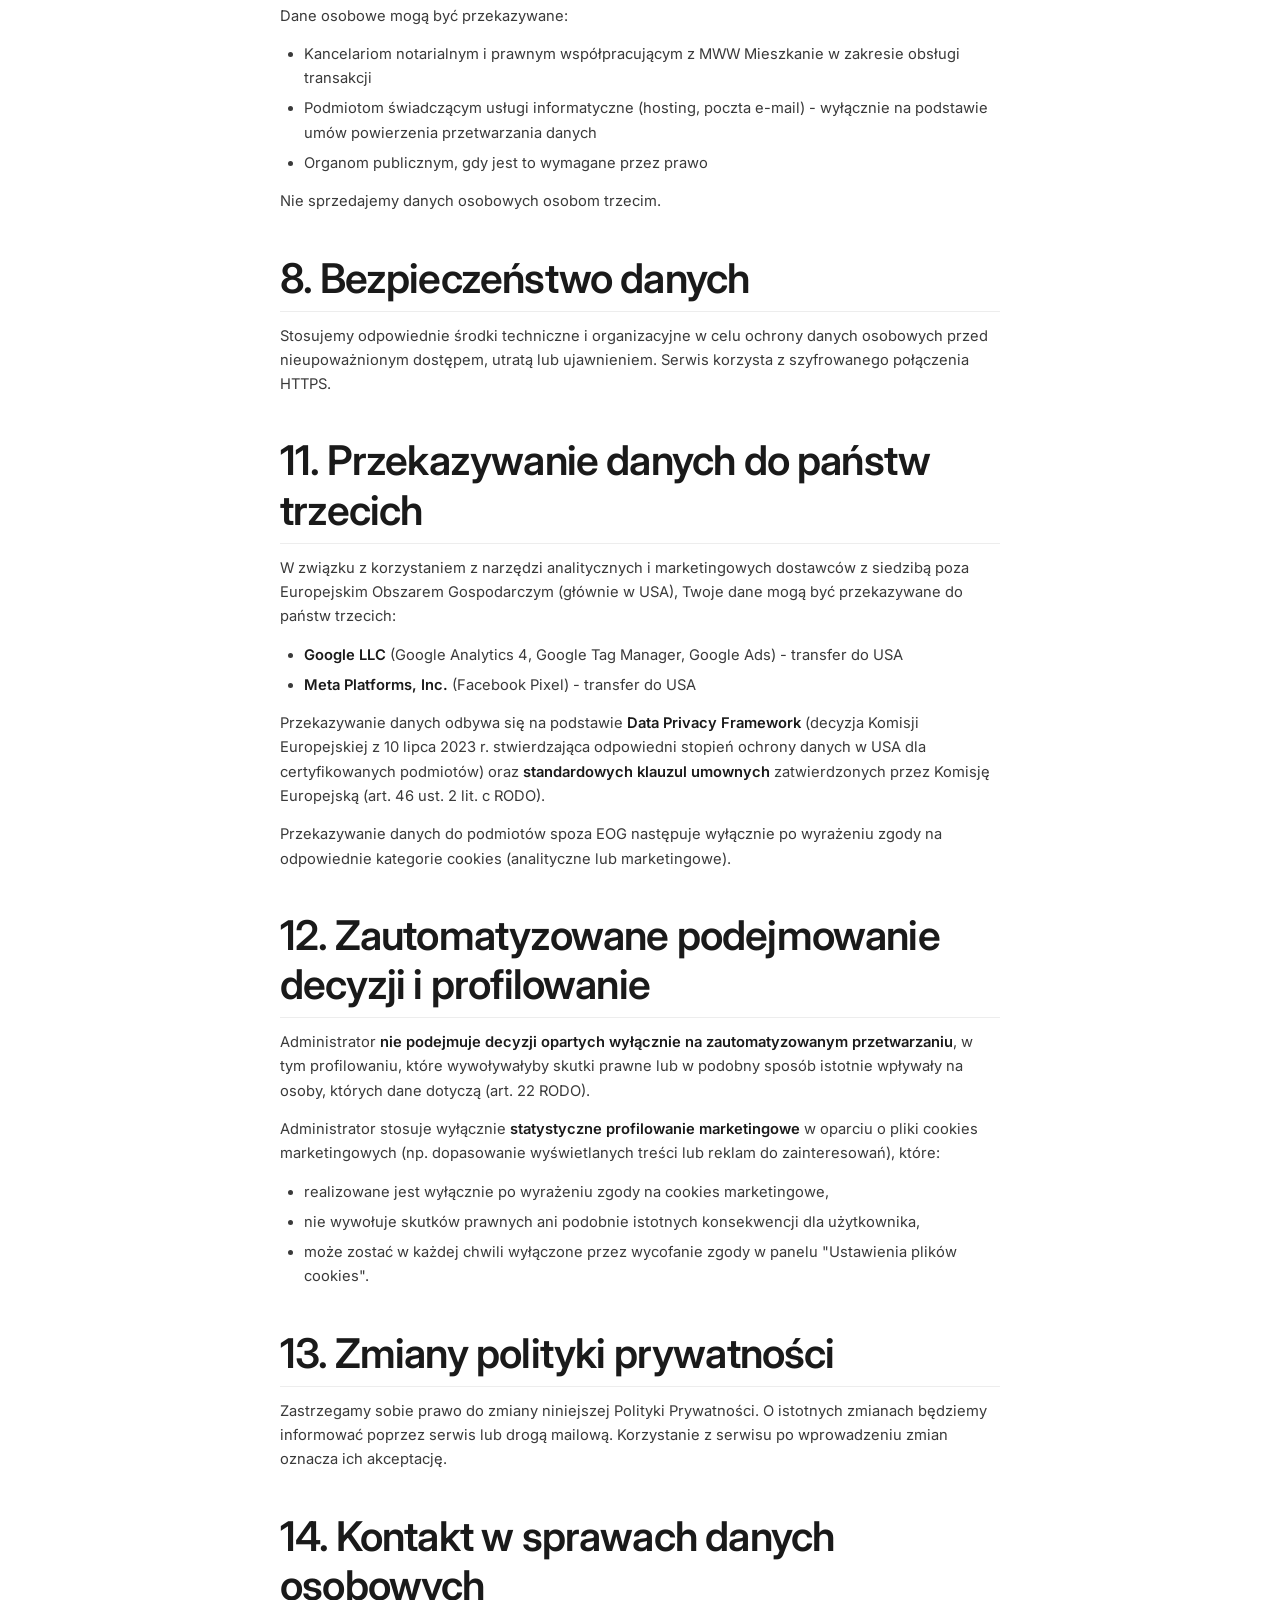
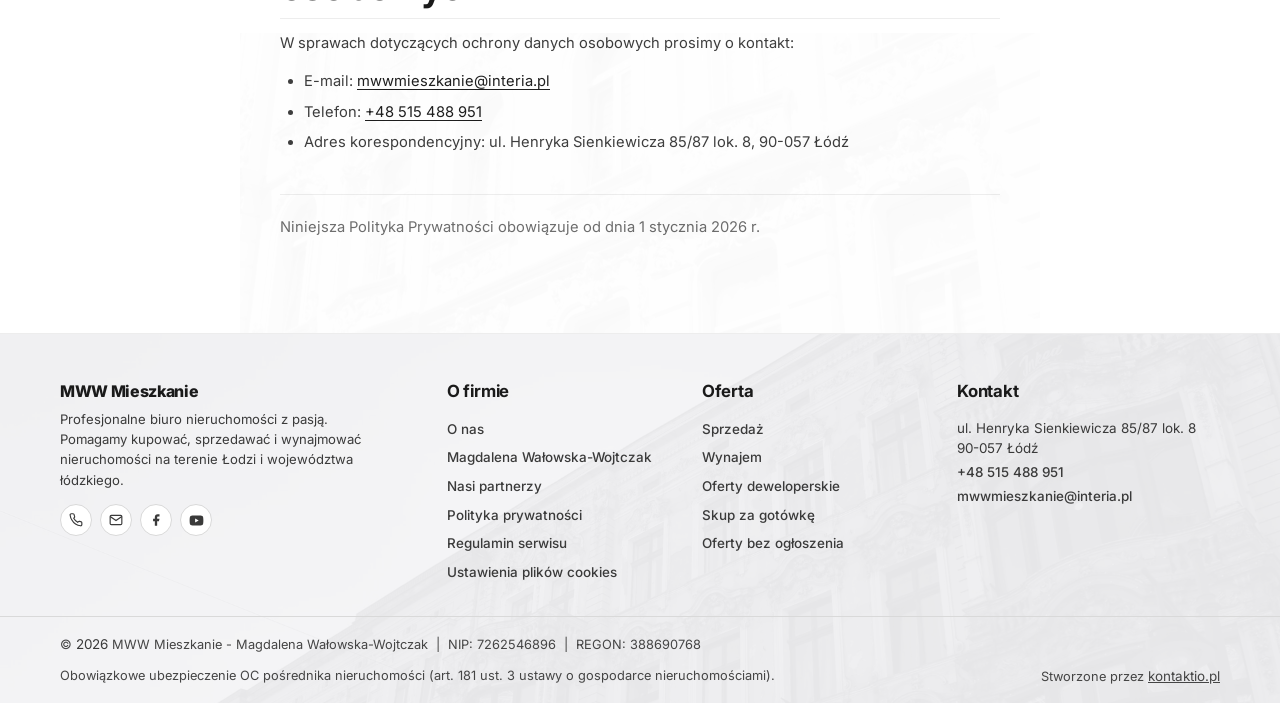
<file: polityka-prywatnosci.html>
<!DOCTYPE html>
<html lang="pl">
<head>
  <meta charset="UTF-8">
  <meta name="viewport" content="width=device-width, initial-scale=1.0">
  <meta http-equiv="X-Content-Type-Options" content="nosniff">
  <meta http-equiv="Permissions-Policy" content="camera=(), microphone=(), geolocation=()">
  <meta name="referrer" content="strict-origin-when-cross-origin">
  <meta name="theme-color" content="#1a1a1a">
  <title>Polityka Prywatności - MWW Mieszkanie</title>
  <meta name="description" content="Polityka prywatności biura nieruchomości MWW Mieszkanie. Informacje o przetwarzaniu danych osobowych zgodnie z RODO.">
  <meta name="author" content="MWW Mieszkanie - Magdalena Wałowska-Wojtczak">
  <meta name="robots" content="index, follow, max-snippet:-1">
  <link rel="canonical" href="https://www.mwwmieszkanie.pl/polityka-prywatnosci.html">
  <link rel="alternate" hreflang="pl" href="https://www.mwwmieszkanie.pl/polityka-prywatnosci.html">
  <link rel="alternate" hreflang="x-default" href="https://www.mwwmieszkanie.pl/polityka-prywatnosci.html">
  <meta property="og:type" content="website">
  <meta property="og:title" content="Polityka Prywatności - MWW Mieszkanie">
  <meta property="og:description" content="Polityka prywatności biura nieruchomości MWW Mieszkanie. Przetwarzanie danych zgodnie z RODO.">
  <meta property="og:url" content="https://www.mwwmieszkanie.pl/polityka-prywatnosci.html">
  <meta property="og:locale" content="pl_PL">
  <meta property="og:site_name" content="MWW Mieszkanie">
  <meta name="twitter:card" content="summary">
  <meta name="twitter:title" content="Polityka Prywatności - MWW Mieszkanie">
  <meta name="twitter:description" content="Polityka prywatności biura nieruchomości MWW Mieszkanie zgodnie z RODO.">
  <link rel="icon" href="data:image/svg+xml;utf8,<svg xmlns='http://www.w3.org/2000/svg' viewBox='0 0 24 24' fill='none' stroke='%230e0e10' stroke-width='2' stroke-linecap='round' stroke-linejoin='round'><path d='M3 22V8L12 2l9 6v14'/><line x1='9' y1='22' x2='9' y2='14'/><line x1='15' y1='22' x2='15' y2='14'/><rect x='9' y='14' width='6' height='8'/></svg>">
  <link rel="apple-touch-icon" href="/images/apple-touch-icon.png">
  <link rel="preconnect" href="https://fonts.googleapis.com">
  <link rel="preconnect" href="https://fonts.gstatic.com" crossorigin>
  <link href="https://fonts.googleapis.com/css2?family=Inter:wght@300;400;500;600;700;800&display=swap" rel="stylesheet">
  <link href="https://fonts.googleapis.com/css2?family=Unbounded:wght@600;700;800;900&display=swap" rel="stylesheet">
  <link href="https://fonts.googleapis.com/css2?family=Playfair+Display:ital,wght@0,400;0,500;0,600;0,700;1,400;1,500&family=Cormorant+Garamond:ital,wght@0,300;0,400;0,500;1,300;1,400;1,500&display=swap" rel="stylesheet">
  <script type="application/ld+json">
  {
    "@context": "https://schema.org",
    "@graph": [
      {
        "@type": "WebPage",
        "@id": "https://www.mwwmieszkanie.pl/polityka-prywatnosci.html#page",
        "url": "https://www.mwwmieszkanie.pl/polityka-prywatnosci.html",
        "name": "Polityka Prywatności - MWW Mieszkanie",
        "description": "Polityka prywatności biura nieruchomości MWW Mieszkanie. Informacje o przetwarzaniu danych osobowych zgodnie z RODO.",
        "inLanguage": "pl-PL",
        "isPartOf": {"@id": "https://www.mwwmieszkanie.pl/#website"},
        "about": {"@id": "https://www.mwwmieszkanie.pl/#org"}
      },
      {
        "@type": "BreadcrumbList",
        "itemListElement": [
          {"@type":"ListItem","position":1,"name":"Strona główna","item":"https://www.mwwmieszkanie.pl/"},
          {"@type":"ListItem","position":2,"name":"Polityka Prywatności","item":"https://www.mwwmieszkanie.pl/polityka-prywatnosci.html"}
        ]
      }
    ]
  }
  </script>
  <style>
    *, *::before, *::after { box-sizing:border-box; margin:0; padding:0; }
    a { text-decoration:none; color:inherit; }
    :root {
      --primary:#1a1a1a; --primary-d:#000;
      --bg:#fff; --bg-alt:#f4f4f4; --bg-soft:#fafafa;
      --border:#e0e0e0; --border-soft:#eee;
      --text:#2a2a2a; --text-muted:#595959;
      --radius:6px; --radius-lg:12px;
      --font-sans:'Inter',system-ui,sans-serif;
      --font-heading:'Inter',system-ui,sans-serif;
    }
    body { font-family:var(--font-sans); color:var(--text); background:var(--bg); font-size:16px; line-height:1.7; -webkit-font-smoothing:antialiased; min-height:100vh; min-height:100dvh; display:flex; flex-direction:column; }
    .nav {
      position:sticky; top:0; z-index:800;
      display:flex; align-items:center; justify-content:space-between;
      padding:0 40px; height:68px;
      background:rgba(255,255,255,.97); border-bottom:1px solid var(--border-soft);
      backdrop-filter:blur(12px);
    }
    .logo { font-family:var(--font-heading); font-size:1.18rem; font-weight:400; color:var(--primary); }
    .logo strong { font-weight:800; }
    .nav-links { display:flex; gap:28px; }
    .nav-link { font-size:.82rem; font-weight:500; letter-spacing:.04em; text-transform:uppercase; color:var(--text-muted); transition:color .2s; }
    .nav-link:hover { color:var(--primary); }
    .btn { display:inline-flex; align-items:center; gap:6px; padding:10px 22px; font-size:.82rem; font-weight:600; border-radius:50px; transition:all .25s; cursor:pointer; border:none; font-family:var(--font-sans); }
    .btn-primary { background:var(--primary); color:#fff; }
    .btn-primary:hover { background:var(--primary-d); }
    .page-header { background:var(--bg-soft); border-bottom:1px solid var(--border-soft); padding:48px 40px 32px; position:relative; overflow:hidden; }
    .page-header::before { content:''; position:absolute; inset:0; background:url('images/hero-bg.webp') center/cover no-repeat; opacity:.04; filter:grayscale(100%); pointer-events:none; }
    .page-header-inner { max-width:800px; margin:0 auto; position:relative; z-index:1; }
    .eyebrow { font-size:.75rem; font-weight:700; letter-spacing:.1em; text-transform:uppercase; color:var(--text-muted); margin-bottom:10px; }
    .page-header h1 { font-family:var(--font-heading); font-size:2.2rem; font-weight:800; color:var(--primary); margin-bottom:10px; }
    .page-header p { color:var(--text-muted); font-size:.9rem; }

    .prose-wrap { max-width:800px; width:100%; margin:0 auto; padding:48px 40px 80px; position:relative; flex:1; min-width:0; }
    .prose p, .prose li, .prose .info-box { overflow-wrap:break-word; word-break:break-word; }
    .prose-wrap::before { content:''; position:absolute; bottom:0; left:0; right:0; height:300px; background:url('images/lodz-panorama-2.webp') bottom center/cover no-repeat; opacity:.025; filter:grayscale(100%); pointer-events:none; }
    .prose h2 { font-family:var(--font-heading); font-size:1.35rem; font-weight:700; color:var(--primary); margin:40px 0 12px; padding-bottom:8px; border-bottom:1px solid var(--border-soft); }
    .prose h2:first-child { margin-top:0; }
    .prose h3 { font-size:1rem; font-weight:600; color:var(--primary); margin:20px 0 8px; }
    .prose p { margin-bottom:14px; font-size:.92rem; }
    .prose ul, .prose ol { padding-left:24px; margin-bottom:14px; }
    .prose li { font-size:.92rem; margin-bottom:6px; }
    .prose strong { font-weight:600; }
    .prose a { color:var(--primary); text-decoration:underline; text-underline-offset:3px; }
    .prose a:hover { opacity:.7; }
    .prose .info-box { background:var(--bg-soft); border:1px solid var(--border-soft); border-radius:var(--radius-lg); padding:20px 24px; margin:20px 0; font-size:.88rem; }
    .prose .info-box strong { display:block; margin-bottom:6px; }
    .updated { font-size:.78rem; color:var(--text-muted); margin-top:40px; padding-top:20px; border-top:1px solid var(--border-soft); }
    .cookie-table { width:100%; border-collapse:collapse; font-size:.85rem; margin:12px 0 20px; }
    .cookie-table th { text-align:left; padding:9px 12px; background:var(--bg-soft); border:1px solid var(--border); font-weight:600; font-size:.78rem; }
    .cookie-table td { padding:9px 12px; border:1px solid var(--border); vertical-align:top; }
    .footer { background:var(--primary); color:rgba(255,255,255,.65); font-size:.82rem; position:relative; overflow:hidden; margin-top:auto; }
    .footer::before { content:''; position:absolute; inset:0; background:url('images/hero-bg.webp') top center/cover no-repeat; opacity:.06; filter:grayscale(100%); pointer-events:none; }
    .footer-bottom { padding:18px 40px; position:relative; z-index:1; background:rgba(0,0,0,.15); }
    .footer-bottom-inner { max-width:1200px; margin:0 auto; display:flex; justify-content:space-between; flex-wrap:wrap; gap:8px; }
    .footer-bottom a:hover { color:#fff; }

    @media (max-width:768px) {
      .nav { padding:0 18px; }
      .nav-links { display:none; }
      .page-header { padding:26px 18px 18px; }
      .page-header h1 { font-size:1.5rem; }
      .prose-wrap { padding:30px 18px 56px; }
      .prose p, .prose li { font-size:.95rem; line-height:1.7; }
      .prose h2 { font-size:1.2rem; margin:26px 0 10px; }
      .prose h3 { font-size:1.02rem; }
      .footer-bottom { padding:16px 18px; }
      .footer-bottom-inner { flex-direction:column; text-align:center; gap:4px; }
      .cookie-table { font-size:.82rem; display:block; overflow-x:auto; -webkit-overflow-scrolling:touch; white-space:nowrap; }
      .cookie-table th, .cookie-table td { padding:8px 10px; }
    }
    @media (max-width:480px) {
      .page-header { padding:22px 16px 14px; }
      .page-header h1 { font-size:1.35rem; }
      .prose-wrap { padding:24px 16px 48px; }
      .prose p, .prose li { font-size:.92rem; }
      .prose .info-box { padding:16px; }
      .btn { padding:8px 16px; font-size:.78rem; }
    }
    @media (max-width:900px){ .nav-links{ display:none !important; } }
  </style>
  <link rel="stylesheet" href="styles.css">
  <link rel="stylesheet" href="redesign.css">
</head>
<body>

<header class="nav">
  <a href="index.html" class="logo">MWW <strong>Mieszkanie</strong></a>
  <nav class="nav-links" aria-label="Nawigacja">
    <a href="index.html" class="nav-link">Strona główna</a>
    <a href="oferty.html" class="nav-link nav-link-featured">Oferty</a>
    <a href="index.html#kontakt" class="nav-link">Kontakt</a>
  </nav>
  <a href="tel:+48515488951" class="btn btn-primary">
    <svg width="14" height="14" viewBox="0 0 24 24" fill="none" stroke="currentColor" stroke-width="2" stroke-linecap="round" stroke-linejoin="round" aria-hidden="true"><path d="M22 16.92v3a2 2 0 0 1-2.18 2 19.79 19.79 0 0 1-8.63-3.07A19.5 19.5 0 0 1 4.99 12a19.79 19.79 0 0 1-3.07-8.67A2 2 0 0 1 3.9 1.27h3a2 2 0 0 1 2 1.72c.127.96.361 1.903.7 2.81a2 2 0 0 1-.45 2.11L8.09 9a16 16 0 0 0 6.91 6.91l1.09-1.08a2 2 0 0 1 2.11-.45c.907.339 1.85.573 2.81.7A2 2 0 0 1 22 16.92z"/></svg>
    Zadzwoń
  </a>
</header>

<div class="page-header">
  <div class="page-header-inner">
    <p class="eyebrow">Informacje prawne</p>
    <h1>Polityka prywatności</h1>
    <p>Ostatnia aktualizacja: 1 stycznia 2026 r.</p>
  </div>
</div>

<div class="prose-wrap">
  <div class="prose">

    <div class="info-box">
      <strong>Administrator danych osobowych</strong>
      MWW Mieszkanie - Magdalena Wałowska-Wojtczak<br>
      ul. Henryka Sienkiewicza 85/87 lok. 8, 90-057 Łódź<br>
      NIP: 7262546896 | REGON: 388690768<br>
      E-mail: <a href="mailto:mwwmieszkanie@interia.pl">mwwmieszkanie@interia.pl</a> | Tel.: <a href="tel:+48515488951">+48 515 488 951</a><br><br>
      Administrator nie wyznaczył Inspektora Ochrony Danych. We wszystkich sprawach dotyczących przetwarzania danych osobowych można kontaktować się pod adresem: <a href="mailto:mwwmieszkanie@interia.pl">mwwmieszkanie@interia.pl</a>.
    </div>

    <h2>1. Postanowienia ogólne</h2>
    <p>Niniejsza Polityka Prywatności opisuje zasady przetwarzania danych osobowych przez MWW Mieszkanie (dalej: "Administrator") w związku z korzystaniem z serwisu internetowego dostępnego pod adresem <a href="https://www.mwwmieszkanie.pl">www.mwwmieszkanie.pl</a> oraz świadczeniem usług pośrednictwa nieruchomościowego.</p>
    <p>Administrator przetwarza dane osobowe zgodnie z obowiązującymi przepisami prawa, w szczególności z Rozporządzeniem Parlamentu Europejskiego i Rady (UE) 2016/679 z dnia 27 kwietnia 2016 r. (RODO) oraz ustawą z dnia 10 maja 2018 r. o ochronie danych osobowych.</p>

    <h2>2. Jakie dane zbieramy</h2>
    <p>W zależności od charakteru interakcji z naszym serwisem możemy zbierać następujące kategorie danych osobowych:</p>
    <ul>
      <li><strong>Dane identyfikacyjne:</strong> imię i nazwisko</li>
      <li><strong>Dane kontaktowe:</strong> adres e-mail, numer telefonu</li>
      <li><strong>Dane dotyczące nieruchomości:</strong> adres nieruchomości, jej opis, parametry</li>
      <li><strong>Dane techniczne:</strong> adres IP, typ przeglądarki, system operacyjny, czas wizyty (za pośrednictwem plików cookies)</li>
      <li><strong>Treść komunikacji:</strong> wiadomości przesłane przez formularz kontaktowy lub e-mail</li>
    </ul>

    <h2>3. Cel i podstawa prawna przetwarzania danych</h2>
    <p>Przetwarzamy Twoje dane osobowe w następujących celach:</p>
    <ul>
      <li><strong>Odpowiedź na zapytania:</strong> art. 6 ust. 1 lit. b RODO - niezbędność do wykonania umowy lub podjęcia działań przed zawarciem umowy</li>
      <li><strong>Świadczenie usług pośrednictwa:</strong> art. 6 ust. 1 lit. b RODO - wykonanie umowy</li>
      <li><strong>Obowiązki prawne:</strong> art. 6 ust. 1 lit. c RODO - np. wystawienie faktury, archiwizacja dokumentów</li>
      <li><strong>Marketing bezpośredni:</strong> art. 6 ust. 1 lit. f RODO - prawnie uzasadniony interes Administratora (tylko za zgodą)</li>
      <li><strong>Analityka i poprawa serwisu:</strong> art. 6 ust. 1 lit. f RODO - prawnie uzasadniony interes (wyłącznie po wyrażeniu zgody na cookies analityczne)</li>
    </ul>

    <h2>4. Okres przechowywania danych</h2>
    <ul>
      <li><strong>Dane z formularzy kontaktowych:</strong> do 12 miesięcy od ostatniego kontaktu lub do czasu wycofania zgody</li>
      <li><strong>Dane z umów pośrednictwa:</strong> przez okres 5 lat od zakończenia umowy (wymogi podatkowe)</li>
      <li><strong>Dane marketingowe:</strong> do czasu wycofania zgody</li>
      <li><strong>Dane techniczne (logi):</strong> do 90 dni</li>
    </ul>

    <h2>5. Prawa użytkownika</h2>
    <p>Na podstawie RODO przysługują Ci następujące prawa:</p>
    <ul>
      <li><strong>Prawo dostępu</strong> - możesz żądać informacji o przetwarzanych danych (art. 15 RODO)</li>
      <li><strong>Prawo do sprostowania</strong> - możesz żądać poprawienia nieprawidłowych danych (art. 16 RODO)</li>
      <li><strong>Prawo do usunięcia</strong> - "prawo do bycia zapomnianym" (art. 17 RODO)</li>
      <li><strong>Prawo do ograniczenia przetwarzania</strong> (art. 18 RODO)</li>
      <li><strong>Prawo do przenoszenia danych</strong> (art. 20 RODO)</li>
      <li><strong>Prawo do sprzeciwu</strong> wobec przetwarzania w celach marketingowych (art. 21 RODO)</li>
      <li><strong>Prawo do wycofania zgody</strong> w każdej chwili, bez wpływu na zgodność z prawem przetwarzania dokonanego przed jej wycofaniem</li>
    </ul>
    <p>Aby skorzystać z powyższych praw, skontaktuj się z nami pod adresem: <a href="mailto:mwwmieszkanie@interia.pl">mwwmieszkanie@interia.pl</a>. Masz również prawo wniesienia skargi do Prezesa Urzędu Ochrony Danych Osobowych (PUODO), ul. Stawki 2, 00-193 Warszawa.</p>

    <h2>6. Pliki cookies</h2>
    <p>Nasz serwis wykorzystuje pliki cookies (ciasteczka) - małe pliki tekstowe zapisywane na Twoim urządzeniu. Możesz zarządzać swoją zgodą za pomocą banera cookies wyświetlanego przy pierwszej wizycie.</p>
    <p>Swoje preferencje możesz w&nbsp;każdej chwili zmienić, klikając link <strong>"Ustawienia plików cookies"</strong> w&nbsp;stopce strony - panel preferencji zostanie ponownie otwarty.</p>

    <table class="cookie-table">
      <thead>
        <tr>
          <th>Kategoria</th>
          <th>Opis</th>
          <th>Przykłady</th>
          <th>Czas ważności</th>
        </tr>
      </thead>
      <tbody>
        <tr>
          <td><strong>Niezbędne</strong></td>
          <td>Wymagane do prawidłowego działania strony. Nie mogą być wyłączone.</td>
          <td>Sesja, zapis preferencji cookies (mww_cookie_consent)</td>
          <td>Sesja / 12 miesięcy</td>
        </tr>
        <tr>
          <td><strong>Analityczne</strong></td>
          <td>Pomagają nam zrozumieć, jak użytkownicy korzystają z serwisu, aby go ulepszać. Ładowane wyłącznie po wyrażeniu zgody.</td>
          <td>Google Analytics 4 (_ga, _ga_*), Google Tag Manager</td>
          <td>Do 2 lat</td>
        </tr>
        <tr>
          <td><strong>Marketingowe</strong></td>
          <td>Umożliwiają mierzenie skuteczności kampanii i wyświetlanie spersonalizowanych treści. Ładowane wyłącznie po wyrażeniu zgody.</td>
          <td>Meta Pixel (_fbp), Google Ads (_gcl_au)</td>
          <td>Do 1 roku</td>
        </tr>
      </tbody>
    </table>

    <h2>7. Przekazywanie danych innym podmiotom</h2>
    <p>Dane osobowe mogą być przekazywane:</p>
    <ul>
      <li>Kancelariom notarialnym i prawnym współpracującym z MWW Mieszkanie w zakresie obsługi transakcji</li>
      <li>Podmiotom świadczącym usługi informatyczne (hosting, poczta e-mail) - wyłącznie na podstawie umów powierzenia przetwarzania danych</li>
      <li>Organom publicznym, gdy jest to wymagane przez prawo</li>
    </ul>
    <p>Nie sprzedajemy danych osobowych osobom trzecim.</p>

    <h2>8. Bezpieczeństwo danych</h2>
    <p>Stosujemy odpowiednie środki techniczne i organizacyjne w celu ochrony danych osobowych przed nieupoważnionym dostępem, utratą lub ujawnieniem. Serwis korzysta z szyfrowanego połączenia HTTPS.</p>

    <h2>11. Przekazywanie danych do państw trzecich</h2>
    <p>W związku z korzystaniem z narzędzi analitycznych i marketingowych dostawców z siedzibą poza Europejskim Obszarem Gospodarczym (głównie w USA), Twoje dane mogą być przekazywane do państw trzecich:</p>
    <ul>
      <li><strong>Google LLC</strong> (Google Analytics 4, Google Tag Manager, Google Ads) - transfer do USA</li>
      <li><strong>Meta Platforms, Inc.</strong> (Facebook Pixel) - transfer do USA</li>
    </ul>
    <p>Przekazywanie danych odbywa się na podstawie <strong>Data Privacy Framework</strong> (decyzja Komisji Europejskiej z 10 lipca 2023 r. stwierdzająca odpowiedni stopień ochrony danych w USA dla certyfikowanych podmiotów) oraz <strong>standardowych klauzul umownych</strong> zatwierdzonych przez Komisję Europejską (art. 46 ust. 2 lit. c RODO).</p>
    <p>Przekazywanie danych do podmiotów spoza EOG następuje wyłącznie po wyrażeniu zgody na odpowiednie kategorie cookies (analityczne lub marketingowe).</p>

    <h2>12. Zautomatyzowane podejmowanie decyzji i profilowanie</h2>
    <p>Administrator <strong>nie podejmuje decyzji opartych wyłącznie na zautomatyzowanym przetwarzaniu</strong>, w tym profilowaniu, które wywoływałyby skutki prawne lub w podobny sposób istotnie wpływały na osoby, których dane dotyczą (art. 22 RODO).</p>
    <p>Administrator stosuje wyłącznie <strong>statystyczne profilowanie marketingowe</strong> w oparciu o pliki cookies marketingowych (np. dopasowanie wyświetlanych treści lub reklam do zainteresowań), które:</p>
    <ul>
      <li>realizowane jest wyłącznie po wyrażeniu zgody na cookies marketingowe,</li>
      <li>nie wywołuje skutków prawnych ani podobnie istotnych konsekwencji dla użytkownika,</li>
      <li>może zostać w każdej chwili wyłączone przez wycofanie zgody w panelu "Ustawienia plików cookies".</li>
    </ul>

    <h2>13. Zmiany polityki prywatności</h2>
    <p>Zastrzegamy sobie prawo do zmiany niniejszej Polityki Prywatności. O istotnych zmianach będziemy informować poprzez serwis lub drogą mailową. Korzystanie z serwisu po wprowadzeniu zmian oznacza ich akceptację.</p>

    <h2>14. Kontakt w sprawach danych osobowych</h2>
    <p>W sprawach dotyczących ochrony danych osobowych prosimy o kontakt:</p>
    <ul>
      <li>E-mail: <a href="mailto:mwwmieszkanie@interia.pl">mwwmieszkanie@interia.pl</a></li>
      <li>Telefon: <a href="tel:+48515488951">+48 515 488 951</a></li>
      <li>Adres korespondencyjny: ul. Henryka Sienkiewicza 85/87 lok. 8, 90-057 Łódź</li>
    </ul>

    <p class="updated">Niniejsza Polityka Prywatności obowiązuje od dnia 1 stycznia 2026 r.</p>
  </div>
</div>

<footer class="footer" role="contentinfo">
  <div class="footer-top">
    <div class="container footer-grid">

      <div class="footer-brand">
        <div class="footer-logo">MWW <strong>Mieszkanie</strong></div>
        <p>Profesjonalne biuro nieruchomości z&nbsp;pasją. Pomagamy kupować, sprzedawać i&nbsp;wynajmować nieruchomości na terenie Łodzi i&nbsp;województwa łódzkiego.</p>
        <div class="footer-social">
          <a href="tel:+48515488951" class="social-btn" aria-label="Zadzwoń"><svg width="14" height="14" viewBox="0 0 24 24" fill="none" stroke="currentColor" stroke-width="2" stroke-linecap="round" stroke-linejoin="round" aria-hidden="true"><path d="M22 16.92v3a2 2 0 0 1-2.18 2 19.79 19.79 0 0 1-8.63-3.07A19.5 19.5 0 0 1 4.99 12a19.79 19.79 0 0 1-3.07-8.67A2 2 0 0 1 3.9 1.27h3a2 2 0 0 1 2 1.72c.127.96.361 1.903.7 2.81a2 2 0 0 1-.45 2.11L8.09 9a16 16 0 0 0 6.91 6.91l1.09-1.08a2 2 0 0 1 2.11-.45c.907.339 1.85.573 2.81.7A2 2 0 0 1 22 16.92z"/></svg></a>
          <a href="mailto:mwwmieszkanie@interia.pl" class="social-btn" aria-label="E-mail"><svg width="14" height="14" viewBox="0 0 24 24" fill="none" stroke="currentColor" stroke-width="2" aria-hidden="true"><path d="M4 4h16c1.1 0 2 .9 2 2v12c0 1.1-.9 2-2 2H4c-1.1 0-2-.9-2-2V6c0-1.1.9-2 2-2z"/><polyline points="22,6 12,13 2,6"/></svg></a>
          <a href="https://www.facebook.com/MWWMieszkanie/" target="_blank" rel="noopener noreferrer" class="social-btn" aria-label="Facebook"><svg width="14" height="14" viewBox="0 0 24 24" fill="currentColor" aria-hidden="true"><path d="M18 2h-3a5 5 0 0 0-5 5v3H7v4h3v8h4v-8h3l1-4h-4V7a1 1 0 0 1 1-1h3z"/></svg></a>
          <a href="https://www.youtube.com/mwwmieszkanie" target="_blank" rel="noopener noreferrer" class="social-btn" aria-label="YouTube"><svg width="15" height="15" viewBox="0 0 24 24" aria-hidden="true"><path fill="currentColor" d="M22.54 6.42a2.78 2.78 0 0 0-1.95-1.96C18.88 4 12 4 12 4s-6.88 0-8.59.46A2.78 2.78 0 0 0 1.46 6.42 29 29 0 0 0 1 12a29 29 0 0 0 .46 5.58 2.78 2.78 0 0 0 1.95 1.96C5.12 20 12 20 12 20s6.88 0 8.59-.46a2.78 2.78 0 0 0 1.95-1.96A29 29 0 0 0 23 12a29 29 0 0 0-.46-5.58z"/><polygon points="9.75 15.02 15.5 12 9.75 8.98 9.75 15.02" fill="#ffffff"/></svg></a>
        </div>
      </div>

      <div class="footer-col">
        <h4>O firmie</h4>
        <ul>
          <li><a href="index.html#o-nas">O nas</a></li>
          <li><a href="index.html#agent">Magdalena Wałowska-Wojtczak</a></li>
          <li><a href="index.html#partnerzy">Nasi partnerzy</a></li>
          <li><a href="polityka-prywatnosci.html">Polityka prywatności</a></li>
          <li><a href="regulamin.html">Regulamin serwisu</a></li>
          <li><a href="#" data-cookie-settings>Ustawienia plików cookies</a></li>
        </ul>
      </div>

      <div class="footer-col">
        <h4>Oferta</h4>
        <ul>
          <li><a href="sprzedaz.html">Sprzedaż</a></li>
          <li><a href="wynajem.html">Wynajem</a></li>
          <li><a href="deweloperskie.html">Oferty deweloperskie</a></li>
          <li><a href="skup.html">Skup za gotówkę</a></li>
          <li><a href="off-market.html">Oferty bez ogłoszenia</a></li>
        </ul>
      </div>

      <div class="footer-col">
        <h4>Kontakt</h4>
        <address class="footer-address" aria-label="Adres biura MWW Mieszkanie">
          <p>ul. Henryka Sienkiewicza 85/87 lok.&nbsp;8<br>90-057 Łódź</p>
          <p><a href="tel:+48515488951">+48 515 488 951</a></p>
          <p><a href="mailto:mwwmieszkanie@interia.pl">mwwmieszkanie@interia.pl</a></p>
        </address>
      </div>

    </div>
  </div>

  <div class="footer-bottom">
    <div class="container footer-bottom-inner">
      <p>&copy; <span id="copyright-year">2026</span> MWW Mieszkanie - Magdalena Wałowska-Wojtczak &nbsp;|&nbsp; NIP: 7262546896 &nbsp;|&nbsp; REGON: 388690768</p>
      <p>Obowiązkowe ubezpieczenie OC pośrednika nieruchomości (art. 181 ust. 3 ustawy o gospodarce nieruchomościami).</p>
      <p>Stworzone przez <a href="https://kontaktio.pl" target="_blank" rel="noopener noreferrer" style="color:inherit;text-decoration:underline">kontaktio.pl</a></p>
    </div>
  </div>
</footer>

<script src="mww-shield.js" defer></script>
<script src="prefs.js" defer></script>
</body>
</html>
</file>
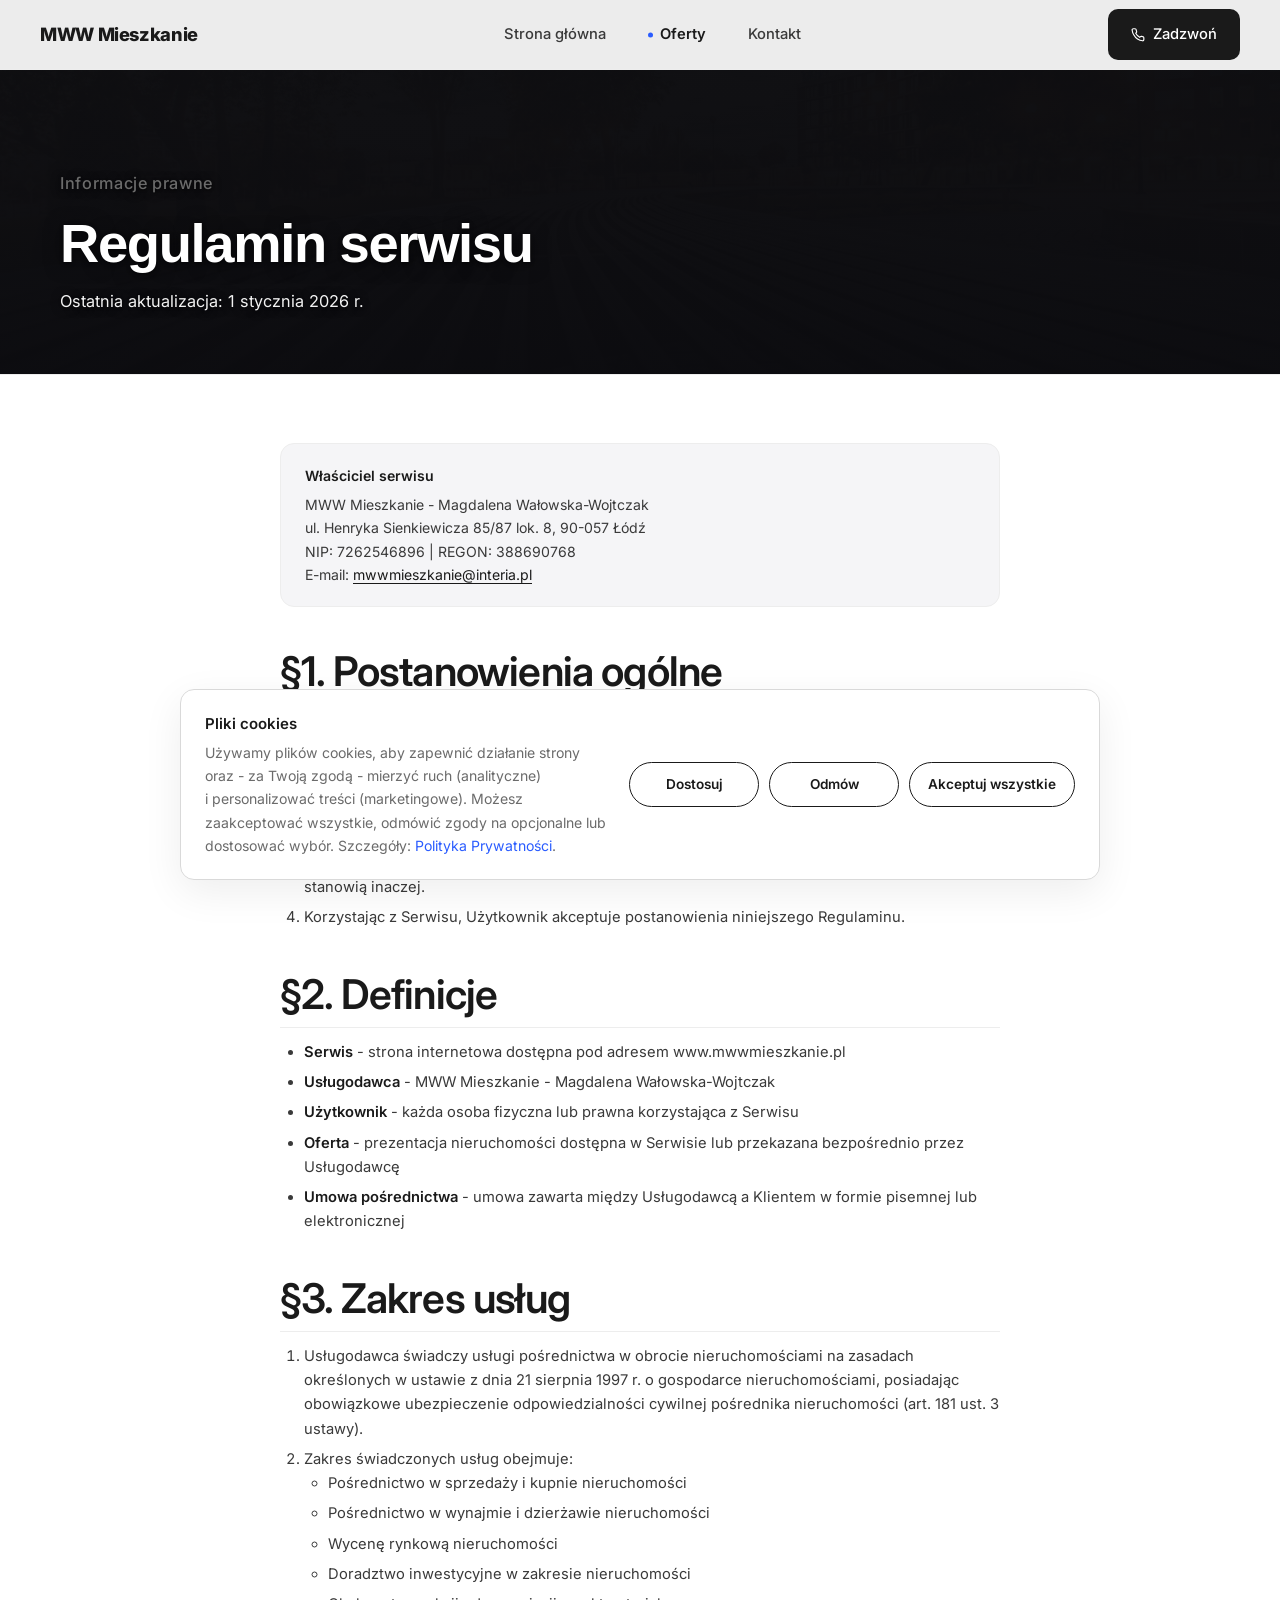
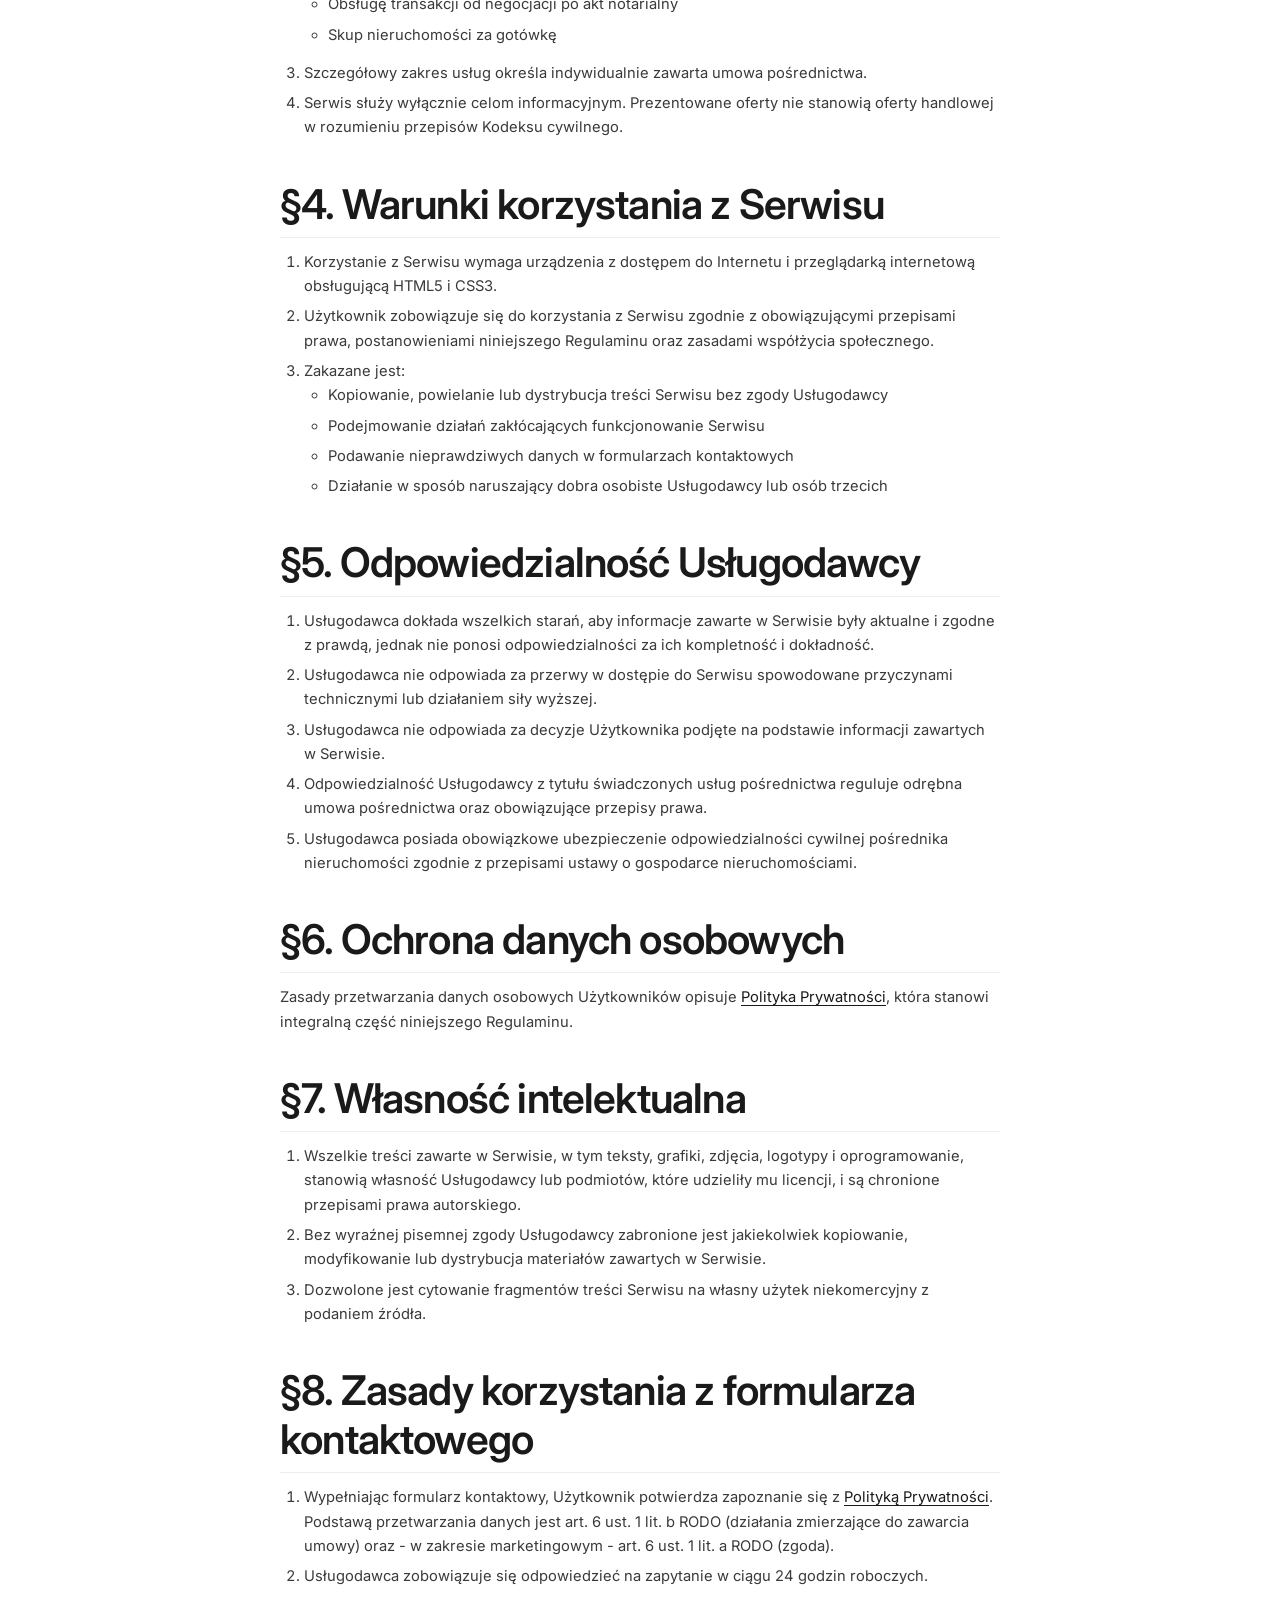
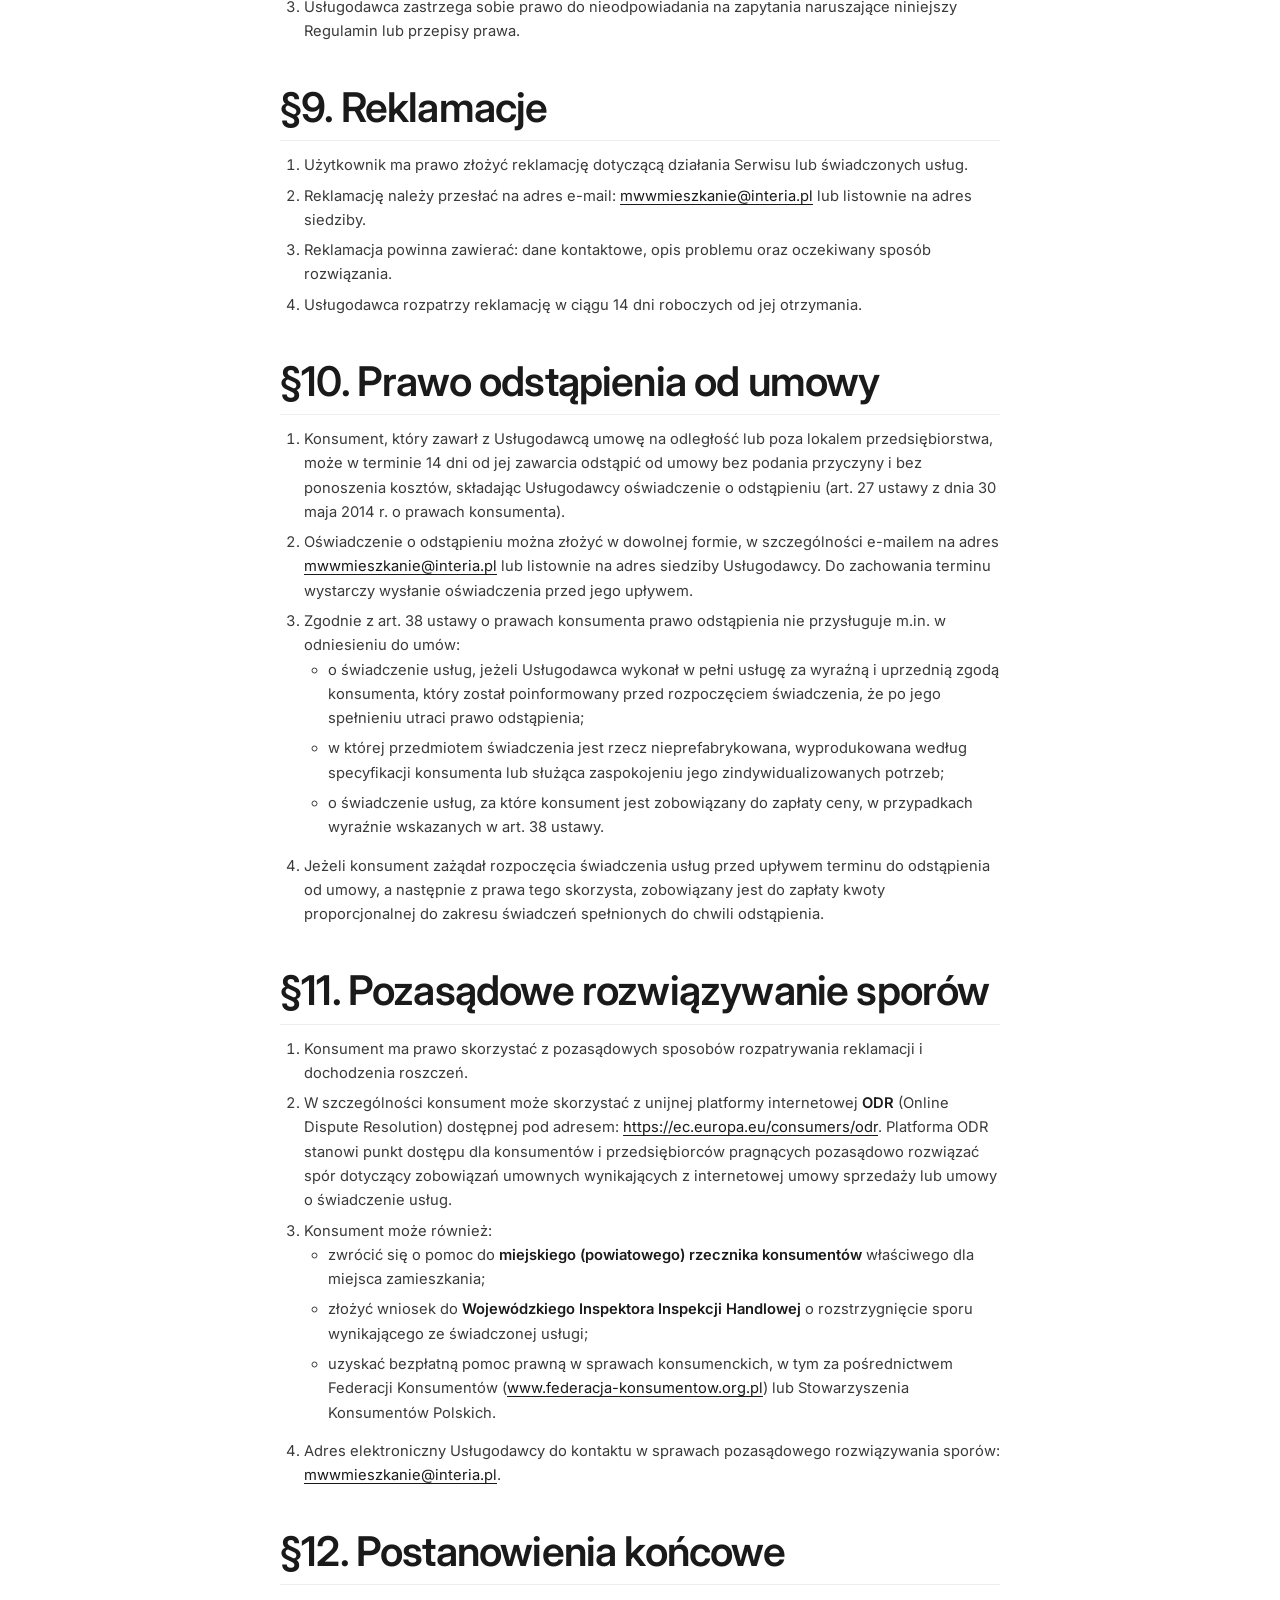
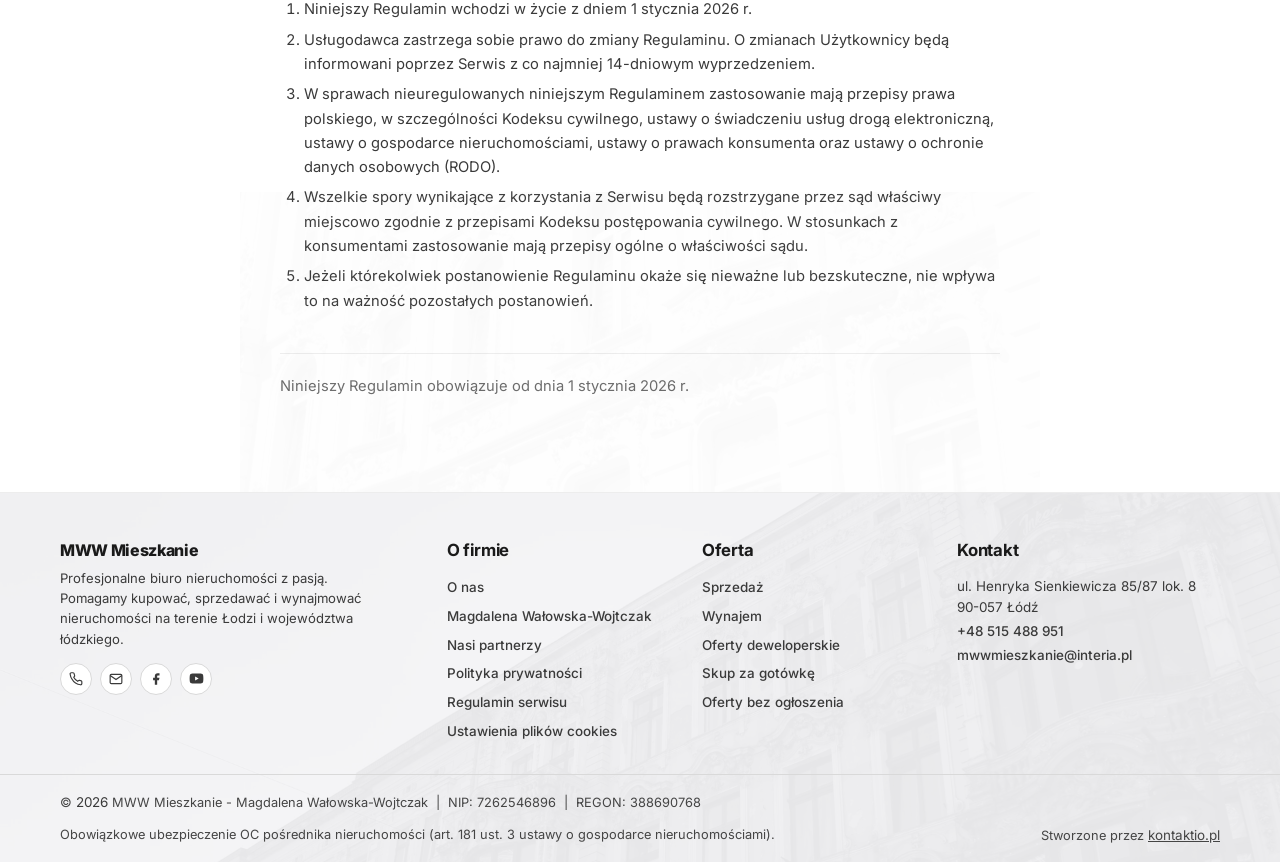
<file: regulamin.html>
<!DOCTYPE html>
<html lang="pl">
<head>
  <meta charset="UTF-8">
  <meta name="viewport" content="width=device-width, initial-scale=1.0">
  <meta http-equiv="X-Content-Type-Options" content="nosniff">
  <meta http-equiv="Permissions-Policy" content="camera=(), microphone=(), geolocation=()">
  <meta name="referrer" content="strict-origin-when-cross-origin">
  <meta name="theme-color" content="#1a1a1a">
  <title>Regulamin Serwisu - MWW Mieszkanie</title>
  <meta name="description" content="Regulamin serwisu internetowego biura nieruchomości MWW Mieszkanie. Warunki korzystania z usług pośrednictwa nieruchomościowego.">
  <meta name="author" content="MWW Mieszkanie - Magdalena Wałowska-Wojtczak">
  <meta name="robots" content="index, follow, max-snippet:-1">
  <link rel="canonical" href="https://www.mwwmieszkanie.pl/regulamin.html">
  <link rel="alternate" hreflang="pl" href="https://www.mwwmieszkanie.pl/regulamin.html">
  <link rel="alternate" hreflang="x-default" href="https://www.mwwmieszkanie.pl/regulamin.html">
  <meta property="og:type" content="website">
  <meta property="og:title" content="Regulamin Serwisu - MWW Mieszkanie">
  <meta property="og:description" content="Regulamin serwisu MWW Mieszkanie. Warunki korzystania z usług pośrednictwa nieruchomościowego.">
  <meta property="og:url" content="https://www.mwwmieszkanie.pl/regulamin.html">
  <meta property="og:locale" content="pl_PL">
  <meta property="og:site_name" content="MWW Mieszkanie">
  <meta name="twitter:card" content="summary">
  <meta name="twitter:title" content="Regulamin Serwisu - MWW Mieszkanie">
  <meta name="twitter:description" content="Regulamin serwisu internetowego MWW Mieszkanie. Warunki korzystania z usług.">
  <link rel="icon" href="data:image/svg+xml;utf8,<svg xmlns='http://www.w3.org/2000/svg' viewBox='0 0 24 24' fill='none' stroke='%230e0e10' stroke-width='2' stroke-linecap='round' stroke-linejoin='round'><path d='M3 22V8L12 2l9 6v14'/><line x1='9' y1='22' x2='9' y2='14'/><line x1='15' y1='22' x2='15' y2='14'/><rect x='9' y='14' width='6' height='8'/></svg>">
  <link rel="apple-touch-icon" href="/images/apple-touch-icon.png">
  <link rel="preconnect" href="https://fonts.googleapis.com">
  <link rel="preconnect" href="https://fonts.gstatic.com" crossorigin>
  <link href="https://fonts.googleapis.com/css2?family=Inter:wght@300;400;500;600;700;800&display=swap" rel="stylesheet">
  <link href="https://fonts.googleapis.com/css2?family=Unbounded:wght@600;700;800;900&display=swap" rel="stylesheet">
  <link href="https://fonts.googleapis.com/css2?family=Playfair+Display:ital,wght@0,400;0,500;0,600;0,700;1,400;1,500&family=Cormorant+Garamond:ital,wght@0,300;0,400;0,500;1,300;1,400;1,500&display=swap" rel="stylesheet">
  <script type="application/ld+json">
  {
    "@context": "https://schema.org",
    "@graph": [
      {
        "@type": "WebPage",
        "@id": "https://www.mwwmieszkanie.pl/regulamin.html#page",
        "url": "https://www.mwwmieszkanie.pl/regulamin.html",
        "name": "Regulamin Serwisu - MWW Mieszkanie",
        "description": "Regulamin serwisu internetowego biura nieruchomości MWW Mieszkanie. Warunki korzystania z usług pośrednictwa nieruchomościowego.",
        "inLanguage": "pl-PL",
        "isPartOf": {"@id": "https://www.mwwmieszkanie.pl/#website"},
        "about": {"@id": "https://www.mwwmieszkanie.pl/#org"}
      },
      {
        "@type": "BreadcrumbList",
        "itemListElement": [
          {"@type":"ListItem","position":1,"name":"Strona główna","item":"https://www.mwwmieszkanie.pl/"},
          {"@type":"ListItem","position":2,"name":"Regulamin Serwisu","item":"https://www.mwwmieszkanie.pl/regulamin.html"}
        ]
      }
    ]
  }
  </script>
  <style>
    *, *::before, *::after { box-sizing:border-box; margin:0; padding:0; }
    a { text-decoration:none; color:inherit; }
    :root {
      --primary:#1a1a1a; --primary-d:#000;
      --bg:#fff; --bg-alt:#f4f4f4; --bg-soft:#fafafa;
      --border:#e0e0e0; --border-soft:#eee;
      --text:#2a2a2a; --text-muted:#595959;
      --radius:6px; --radius-lg:12px;
      --font-sans:'Inter',system-ui,sans-serif;
      --font-heading:'Inter',system-ui,sans-serif;
    }
    body { font-family:var(--font-sans); color:var(--text); background:var(--bg); font-size:16px; line-height:1.7; -webkit-font-smoothing:antialiased; min-height:100vh; min-height:100dvh; display:flex; flex-direction:column; }
    .nav {
      position:sticky; top:0; z-index:800;
      display:flex; align-items:center; justify-content:space-between;
      padding:0 40px; height:68px;
      background:rgba(255,255,255,.97); border-bottom:1px solid var(--border-soft);
      backdrop-filter:blur(12px);
    }
    .logo { font-family:var(--font-heading); font-size:1.18rem; font-weight:400; color:var(--primary); }
    .logo strong { font-weight:800; }
    .nav-links { display:flex; gap:28px; }
    .nav-link { font-size:.82rem; font-weight:500; letter-spacing:.04em; text-transform:uppercase; color:var(--text-muted); transition:color .2s; }
    .nav-link:hover { color:var(--primary); }
    .btn { display:inline-flex; align-items:center; gap:6px; padding:10px 22px; font-size:.82rem; font-weight:600; border-radius:50px; transition:all .25s; cursor:pointer; border:none; font-family:var(--font-sans); }
    .btn-primary { background:var(--primary); color:#fff; }
    .btn-primary:hover { background:var(--primary-d); }
    .page-header { background:var(--bg-soft); border-bottom:1px solid var(--border-soft); padding:48px 40px 32px; position:relative; overflow:hidden; }
    .page-header::before { content:''; position:absolute; inset:0; background:url('images/hero-bg.webp') center/cover no-repeat; opacity:.04; filter:grayscale(100%); pointer-events:none; }
    .page-header-inner { max-width:800px; margin:0 auto; position:relative; z-index:1; }
    .eyebrow { font-size:.75rem; font-weight:700; letter-spacing:.1em; text-transform:uppercase; color:var(--text-muted); margin-bottom:10px; }
    .page-header h1 { font-family:var(--font-heading); font-size:2.2rem; font-weight:800; color:var(--primary); margin-bottom:10px; }
    .page-header p { color:var(--text-muted); font-size:.9rem; }

    .prose-wrap { max-width:800px; margin:0 auto; padding:48px 40px 80px; position:relative; flex:1; }
    .prose-wrap::before { content:''; position:absolute; bottom:0; left:0; right:0; height:300px; background:url('images/lodz-panorama-2.webp') bottom center/cover no-repeat; opacity:.025; filter:grayscale(100%); pointer-events:none; }
    .prose h2 { font-family:var(--font-heading); font-size:1.35rem; font-weight:700; color:var(--primary); margin:40px 0 12px; padding-bottom:8px; border-bottom:1px solid var(--border-soft); }
    .prose h2:first-child { margin-top:0; }
    .prose h3 { font-size:1rem; font-weight:600; color:var(--primary); margin:20px 0 8px; }
    .prose p { margin-bottom:14px; font-size:.92rem; }
    .prose ul, .prose ol { padding-left:24px; margin-bottom:14px; }
    .prose li { font-size:.92rem; margin-bottom:6px; }
    .prose strong { font-weight:600; }
    .prose a { color:var(--primary); text-decoration:underline; text-underline-offset:3px; }
    .prose a:hover { opacity:.7; }
    .prose .info-box { background:var(--bg-soft); border:1px solid var(--border-soft); border-radius:var(--radius-lg); padding:20px 24px; margin:20px 0; font-size:.88rem; }
    .prose .info-box strong { display:block; margin-bottom:6px; }
    .updated { font-size:.78rem; color:var(--text-muted); margin-top:40px; padding-top:20px; border-top:1px solid var(--border-soft); }
    .footer { background:var(--primary); color:rgba(255,255,255,.65); font-size:.82rem; position:relative; overflow:hidden; margin-top:auto; }
    .footer::before { content:''; position:absolute; inset:0; background:url('images/hero-bg.webp') top center/cover no-repeat; opacity:.06; filter:grayscale(100%); pointer-events:none; }
    .footer-bottom { padding:18px 40px; position:relative; z-index:1; background:rgba(0,0,0,.15); }
    .footer-bottom-inner { max-width:1200px; margin:0 auto; display:flex; justify-content:space-between; flex-wrap:wrap; gap:8px; }
    .footer-bottom a:hover { color:#fff; }

    @media (max-width:768px) {
      .nav { padding:0 18px; }
      .nav-links { display:none; }
      .page-header { padding:26px 18px 18px; }
      .page-header h1 { font-size:1.5rem; }
      .prose-wrap { padding:30px 18px 56px; }
      .prose p, .prose li { font-size:.95rem; line-height:1.7; }
      .prose h2 { font-size:1.2rem; margin:26px 0 10px; }
      .prose h3 { font-size:1.02rem; }
      .footer-bottom { padding:16px 18px; }
      .footer-bottom-inner { flex-direction:column; text-align:center; gap:4px; }
    }
    @media (max-width:480px) {
      .page-header { padding:22px 16px 14px; }
      .page-header h1 { font-size:1.35rem; }
      .prose-wrap { padding:24px 16px 48px; }
      .prose p, .prose li { font-size:.92rem; }
      .prose .info-box { padding:16px; }
      .btn { padding:8px 16px; font-size:.78rem; }
    }
    @media (max-width:900px){ .nav-links{ display:none !important; } }
  </style>
  <link rel="stylesheet" href="styles.css">
  <link rel="stylesheet" href="redesign.css">
</head>
<body>

<header class="nav">
  <a href="index.html" class="logo">MWW <strong>Mieszkanie</strong></a>
  <nav class="nav-links" aria-label="Nawigacja">
    <a href="index.html" class="nav-link">Strona główna</a>
    <a href="oferty.html" class="nav-link nav-link-featured">Oferty</a>
    <a href="index.html#kontakt" class="nav-link">Kontakt</a>
  </nav>
  <a href="tel:+48515488951" class="btn btn-primary">
    <svg width="14" height="14" viewBox="0 0 24 24" fill="none" stroke="currentColor" stroke-width="2" stroke-linecap="round" stroke-linejoin="round" aria-hidden="true"><path d="M22 16.92v3a2 2 0 0 1-2.18 2 19.79 19.79 0 0 1-8.63-3.07A19.5 19.5 0 0 1 4.99 12a19.79 19.79 0 0 1-3.07-8.67A2 2 0 0 1 3.9 1.27h3a2 2 0 0 1 2 1.72c.127.96.361 1.903.7 2.81a2 2 0 0 1-.45 2.11L8.09 9a16 16 0 0 0 6.91 6.91l1.09-1.08a2 2 0 0 1 2.11-.45c.907.339 1.85.573 2.81.7A2 2 0 0 1 22 16.92z"/></svg>
    Zadzwoń
  </a>
</header>

<div class="page-header">
  <div class="page-header-inner">
    <p class="eyebrow">Informacje prawne</p>
    <h1>Regulamin serwisu</h1>
    <p>Ostatnia aktualizacja: 1 stycznia 2026 r.</p>
  </div>
</div>

<div class="prose-wrap">
  <div class="prose">

    <div class="info-box">
      <strong>Właściciel serwisu</strong>
      MWW Mieszkanie - Magdalena Wałowska-Wojtczak<br>
      ul. Henryka Sienkiewicza 85/87 lok. 8, 90-057 Łódź<br>
      NIP: 7262546896 | REGON: 388690768<br>
      E-mail: <a href="mailto:mwwmieszkanie@interia.pl">mwwmieszkanie@interia.pl</a>
    </div>

    <h2>&sect;1. Postanowienia ogólne</h2>
    <ol>
      <li>Niniejszy Regulamin określa zasady korzystania z serwisu internetowego MWW Mieszkanie dostępnego pod adresem <a href="https://www.mwwmieszkanie.pl">www.mwwmieszkanie.pl</a> (dalej: "Serwis") oraz świadczenia usług pośrednictwa w obrocie nieruchomościami.</li>
      <li>Właścicielem i administratorem Serwisu jest MWW Mieszkanie - Magdalena Wałowska-Wojtczak z siedzibą w Łodzi (dalej: "Usługodawca").</li>
      <li>Korzystanie z Serwisu jest dobrowolne i bezpłatne, chyba że odrębne przepisy lub umowa stanowią inaczej.</li>
      <li>Korzystając z Serwisu, Użytkownik akceptuje postanowienia niniejszego Regulaminu.</li>
    </ol>

    <h2>&sect;2. Definicje</h2>
    <ul>
      <li><strong>Serwis</strong> - strona internetowa dostępna pod adresem www.mwwmieszkanie.pl</li>
      <li><strong>Usługodawca</strong> - MWW Mieszkanie - Magdalena Wałowska-Wojtczak</li>
      <li><strong>Użytkownik</strong> - każda osoba fizyczna lub prawna korzystająca z Serwisu</li>
      <li><strong>Oferta</strong> - prezentacja nieruchomości dostępna w Serwisie lub przekazana bezpośrednio przez Usługodawcę</li>
      <li><strong>Umowa pośrednictwa</strong> - umowa zawarta między Usługodawcą a Klientem w formie pisemnej lub elektronicznej</li>
    </ul>

    <h2>&sect;3. Zakres usług</h2>
    <ol>
      <li>Usługodawca świadczy usługi pośrednictwa w obrocie nieruchomościami na zasadach określonych w ustawie z dnia 21 sierpnia 1997 r. o gospodarce nieruchomościami, posiadając obowiązkowe ubezpieczenie odpowiedzialności cywilnej pośrednika nieruchomości (art. 181 ust. 3 ustawy).</li>
      <li>Zakres świadczonych usług obejmuje:
        <ul>
          <li>Pośrednictwo w sprzedaży i kupnie nieruchomości</li>
          <li>Pośrednictwo w wynajmie i dzierżawie nieruchomości</li>
          <li>Wycenę rynkową nieruchomości</li>
          <li>Doradztwo inwestycyjne w zakresie nieruchomości</li>
          <li>Obsługę transakcji od negocjacji po akt notarialny</li>
          <li>Skup nieruchomości za gotówkę</li>
        </ul>
      </li>
      <li>Szczegółowy zakres usług określa indywidualnie zawarta umowa pośrednictwa.</li>
      <li>Serwis służy wyłącznie celom informacyjnym. Prezentowane oferty nie stanowią oferty handlowej w rozumieniu przepisów Kodeksu cywilnego.</li>
    </ol>

    <h2>&sect;4. Warunki korzystania z Serwisu</h2>
    <ol>
      <li>Korzystanie z Serwisu wymaga urządzenia z dostępem do Internetu i przeglądarką internetową obsługującą HTML5 i CSS3.</li>
      <li>Użytkownik zobowiązuje się do korzystania z Serwisu zgodnie z obowiązującymi przepisami prawa, postanowieniami niniejszego Regulaminu oraz zasadami współżycia społecznego.</li>
      <li>Zakazane jest:
        <ul>
          <li>Kopiowanie, powielanie lub dystrybucja treści Serwisu bez zgody Usługodawcy</li>
          <li>Podejmowanie działań zakłócających funkcjonowanie Serwisu</li>
          <li>Podawanie nieprawdziwych danych w formularzach kontaktowych</li>
          <li>Działanie w sposób naruszający dobra osobiste Usługodawcy lub osób trzecich</li>
        </ul>
      </li>
    </ol>

    <h2>&sect;5. Odpowiedzialność Usługodawcy</h2>
    <ol>
      <li>Usługodawca dokłada wszelkich starań, aby informacje zawarte w Serwisie były aktualne i zgodne z prawdą, jednak nie ponosi odpowiedzialności za ich kompletność i dokładność.</li>
      <li>Usługodawca nie odpowiada za przerwy w dostępie do Serwisu spowodowane przyczynami technicznymi lub działaniem siły wyższej.</li>
      <li>Usługodawca nie odpowiada za decyzje Użytkownika podjęte na podstawie informacji zawartych w Serwisie.</li>
      <li>Odpowiedzialność Usługodawcy z tytułu świadczonych usług pośrednictwa reguluje odrębna umowa pośrednictwa oraz obowiązujące przepisy prawa.</li>
      <li>Usługodawca posiada obowiązkowe ubezpieczenie odpowiedzialności cywilnej pośrednika nieruchomości zgodnie z przepisami ustawy o gospodarce nieruchomościami.</li>
    </ol>

    <h2>&sect;6. Ochrona danych osobowych</h2>
    <p>Zasady przetwarzania danych osobowych Użytkowników opisuje <a href="polityka-prywatnosci.html">Polityka Prywatności</a>, która stanowi integralną część niniejszego Regulaminu.</p>

    <h2>&sect;7. Własność intelektualna</h2>
    <ol>
      <li>Wszelkie treści zawarte w Serwisie, w tym teksty, grafiki, zdjęcia, logotypy i oprogramowanie, stanowią własność Usługodawcy lub podmiotów, które udzieliły mu licencji, i są chronione przepisami prawa autorskiego.</li>
      <li>Bez wyraźnej pisemnej zgody Usługodawcy zabronione jest jakiekolwiek kopiowanie, modyfikowanie lub dystrybucja materiałów zawartych w Serwisie.</li>
      <li>Dozwolone jest cytowanie fragmentów treści Serwisu na własny użytek niekomercyjny z podaniem źródła.</li>
    </ol>

    <h2>&sect;8. Zasady korzystania z formularza kontaktowego</h2>
    <ol>
      <li>Wypełniając formularz kontaktowy, Użytkownik potwierdza zapoznanie się z <a href="polityka-prywatnosci.html">Polityką Prywatności</a>. Podstawą przetwarzania danych jest art. 6 ust. 1 lit. b RODO (działania zmierzające do zawarcia umowy) oraz - w zakresie marketingowym - art. 6 ust. 1 lit. a RODO (zgoda).</li>
      <li>Usługodawca zobowiązuje się odpowiedzieć na zapytanie w ciągu 24 godzin roboczych.</li>
      <li>Usługodawca zastrzega sobie prawo do nieodpowiadania na zapytania naruszające niniejszy Regulamin lub przepisy prawa.</li>
    </ol>

    <h2>&sect;9. Reklamacje</h2>
    <ol>
      <li>Użytkownik ma prawo złożyć reklamację dotyczącą działania Serwisu lub świadczonych usług.</li>
      <li>Reklamację należy przesłać na adres e-mail: <a href="mailto:mwwmieszkanie@interia.pl">mwwmieszkanie@interia.pl</a> lub listownie na adres siedziby.</li>
      <li>Reklamacja powinna zawierać: dane kontaktowe, opis problemu oraz oczekiwany sposób rozwiązania.</li>
      <li>Usługodawca rozpatrzy reklamację w ciągu 14 dni roboczych od jej otrzymania.</li>
    </ol>

    <h2>&sect;10. Prawo odstąpienia od umowy</h2>
    <ol>
      <li>Konsument, który zawarł z Usługodawcą umowę na odległość lub poza lokalem przedsiębiorstwa, może w terminie 14 dni od jej zawarcia odstąpić od umowy bez podania przyczyny i bez ponoszenia kosztów, składając Usługodawcy oświadczenie o odstąpieniu (art. 27 ustawy z dnia 30 maja 2014 r. o prawach konsumenta).</li>
      <li>Oświadczenie o odstąpieniu można złożyć w dowolnej formie, w szczególności e-mailem na adres <a href="mailto:mwwmieszkanie@interia.pl">mwwmieszkanie@interia.pl</a> lub listownie na adres siedziby Usługodawcy. Do zachowania terminu wystarczy wysłanie oświadczenia przed jego upływem.</li>
      <li>Zgodnie z art. 38 ustawy o prawach konsumenta prawo odstąpienia nie przysługuje m.in. w odniesieniu do umów:
        <ul>
          <li>o świadczenie usług, jeżeli Usługodawca wykonał w pełni usługę za wyraźną i uprzednią zgodą konsumenta, który został poinformowany przed rozpoczęciem świadczenia, że po jego spełnieniu utraci prawo odstąpienia;</li>
          <li>w której przedmiotem świadczenia jest rzecz nieprefabrykowana, wyprodukowana według specyfikacji konsumenta lub służąca zaspokojeniu jego zindywidualizowanych potrzeb;</li>
          <li>o świadczenie usług, za które konsument jest zobowiązany do zapłaty ceny, w przypadkach wyraźnie wskazanych w art. 38 ustawy.</li>
        </ul>
      </li>
      <li>Jeżeli konsument zażądał rozpoczęcia świadczenia usług przed upływem terminu do odstąpienia od umowy, a następnie z prawa tego skorzysta, zobowiązany jest do zapłaty kwoty proporcjonalnej do zakresu świadczeń spełnionych do chwili odstąpienia.</li>
    </ol>

    <h2>&sect;11. Pozasądowe rozwiązywanie sporów</h2>
    <ol>
      <li>Konsument ma prawo skorzystać z pozasądowych sposobów rozpatrywania reklamacji i dochodzenia roszczeń.</li>
      <li>W szczególności konsument może skorzystać z unijnej platformy internetowej <strong>ODR</strong> (Online Dispute Resolution) dostępnej pod adresem: <a href="https://ec.europa.eu/consumers/odr" target="_blank" rel="noopener noreferrer">https://ec.europa.eu/consumers/odr</a>. Platforma ODR stanowi punkt dostępu dla konsumentów i przedsiębiorców pragnących pozasądowo rozwiązać spór dotyczący zobowiązań umownych wynikających z internetowej umowy sprzedaży lub umowy o świadczenie usług.</li>
      <li>Konsument może również:
        <ul>
          <li>zwrócić się o pomoc do <strong>miejskiego (powiatowego) rzecznika konsumentów</strong> właściwego dla miejsca zamieszkania;</li>
          <li>złożyć wniosek do <strong>Wojewódzkiego Inspektora Inspekcji Handlowej</strong> o rozstrzygnięcie sporu wynikającego ze świadczonej usługi;</li>
          <li>uzyskać bezpłatną pomoc prawną w sprawach konsumenckich, w tym za pośrednictwem Federacji Konsumentów (<a href="https://www.federacja-konsumentow.org.pl" target="_blank" rel="noopener noreferrer">www.federacja-konsumentow.org.pl</a>) lub Stowarzyszenia Konsumentów Polskich.</li>
        </ul>
      </li>
      <li>Adres elektroniczny Usługodawcy do kontaktu w sprawach pozasądowego rozwiązywania sporów: <a href="mailto:mwwmieszkanie@interia.pl">mwwmieszkanie@interia.pl</a>.</li>
    </ol>

    <h2>&sect;12. Postanowienia końcowe</h2>
    <ol>
      <li>Niniejszy Regulamin wchodzi w życie z dniem 1 stycznia 2026 r.</li>
      <li>Usługodawca zastrzega sobie prawo do zmiany Regulaminu. O zmianach Użytkownicy będą informowani poprzez Serwis z co najmniej 14-dniowym wyprzedzeniem.</li>
      <li>W sprawach nieuregulowanych niniejszym Regulaminem zastosowanie mają przepisy prawa polskiego, w szczególności Kodeksu cywilnego, ustawy o świadczeniu usług drogą elektroniczną, ustawy o gospodarce nieruchomościami, ustawy o prawach konsumenta oraz ustawy o ochronie danych osobowych (RODO).</li>
      <li>Wszelkie spory wynikające z korzystania z Serwisu będą rozstrzygane przez sąd właściwy miejscowo zgodnie z przepisami Kodeksu postępowania cywilnego. W stosunkach z konsumentami zastosowanie mają przepisy ogólne o właściwości sądu.</li>
      <li>Jeżeli którekolwiek postanowienie Regulaminu okaże się nieważne lub bezskuteczne, nie wpływa to na ważność pozostałych postanowień.</li>
    </ol>

    <p class="updated">Niniejszy Regulamin obowiązuje od dnia 1 stycznia 2026 r.</p>
  </div>
</div>

<footer class="footer" role="contentinfo">
  <div class="footer-top">
    <div class="container footer-grid">

      <div class="footer-brand">
        <div class="footer-logo">MWW <strong>Mieszkanie</strong></div>
        <p>Profesjonalne biuro nieruchomości z&nbsp;pasją. Pomagamy kupować, sprzedawać i&nbsp;wynajmować nieruchomości na terenie Łodzi i&nbsp;województwa łódzkiego.</p>
        <div class="footer-social">
          <a href="tel:+48515488951" class="social-btn" aria-label="Zadzwoń"><svg width="14" height="14" viewBox="0 0 24 24" fill="none" stroke="currentColor" stroke-width="2" stroke-linecap="round" stroke-linejoin="round" aria-hidden="true"><path d="M22 16.92v3a2 2 0 0 1-2.18 2 19.79 19.79 0 0 1-8.63-3.07A19.5 19.5 0 0 1 4.99 12a19.79 19.79 0 0 1-3.07-8.67A2 2 0 0 1 3.9 1.27h3a2 2 0 0 1 2 1.72c.127.96.361 1.903.7 2.81a2 2 0 0 1-.45 2.11L8.09 9a16 16 0 0 0 6.91 6.91l1.09-1.08a2 2 0 0 1 2.11-.45c.907.339 1.85.573 2.81.7A2 2 0 0 1 22 16.92z"/></svg></a>
          <a href="mailto:mwwmieszkanie@interia.pl" class="social-btn" aria-label="E-mail"><svg width="14" height="14" viewBox="0 0 24 24" fill="none" stroke="currentColor" stroke-width="2" aria-hidden="true"><path d="M4 4h16c1.1 0 2 .9 2 2v12c0 1.1-.9 2-2 2H4c-1.1 0-2-.9-2-2V6c0-1.1.9-2 2-2z"/><polyline points="22,6 12,13 2,6"/></svg></a>
          <a href="https://www.facebook.com/MWWMieszkanie/" target="_blank" rel="noopener noreferrer" class="social-btn" aria-label="Facebook"><svg width="14" height="14" viewBox="0 0 24 24" fill="currentColor" aria-hidden="true"><path d="M18 2h-3a5 5 0 0 0-5 5v3H7v4h3v8h4v-8h3l1-4h-4V7a1 1 0 0 1 1-1h3z"/></svg></a>
          <a href="https://www.youtube.com/mwwmieszkanie" target="_blank" rel="noopener noreferrer" class="social-btn" aria-label="YouTube"><svg width="15" height="15" viewBox="0 0 24 24" aria-hidden="true"><path fill="currentColor" d="M22.54 6.42a2.78 2.78 0 0 0-1.95-1.96C18.88 4 12 4 12 4s-6.88 0-8.59.46A2.78 2.78 0 0 0 1.46 6.42 29 29 0 0 0 1 12a29 29 0 0 0 .46 5.58 2.78 2.78 0 0 0 1.95 1.96C5.12 20 12 20 12 20s6.88 0 8.59-.46a2.78 2.78 0 0 0 1.95-1.96A29 29 0 0 0 23 12a29 29 0 0 0-.46-5.58z"/><polygon points="9.75 15.02 15.5 12 9.75 8.98 9.75 15.02" fill="#ffffff"/></svg></a>
        </div>
      </div>

      <div class="footer-col">
        <h4>O firmie</h4>
        <ul>
          <li><a href="index.html#o-nas">O nas</a></li>
          <li><a href="index.html#agent">Magdalena Wałowska-Wojtczak</a></li>
          <li><a href="index.html#partnerzy">Nasi partnerzy</a></li>
          <li><a href="polityka-prywatnosci.html">Polityka prywatności</a></li>
          <li><a href="regulamin.html">Regulamin serwisu</a></li>
          <li><a href="#" data-cookie-settings>Ustawienia plików cookies</a></li>
        </ul>
      </div>

      <div class="footer-col">
        <h4>Oferta</h4>
        <ul>
          <li><a href="sprzedaz.html">Sprzedaż</a></li>
          <li><a href="wynajem.html">Wynajem</a></li>
          <li><a href="deweloperskie.html">Oferty deweloperskie</a></li>
          <li><a href="skup.html">Skup za gotówkę</a></li>
          <li><a href="off-market.html">Oferty bez ogłoszenia</a></li>
        </ul>
      </div>

      <div class="footer-col">
        <h4>Kontakt</h4>
        <address class="footer-address" aria-label="Adres biura MWW Mieszkanie">
          <p>ul. Henryka Sienkiewicza 85/87 lok.&nbsp;8<br>90-057 Łódź</p>
          <p><a href="tel:+48515488951">+48 515 488 951</a></p>
          <p><a href="mailto:mwwmieszkanie@interia.pl">mwwmieszkanie@interia.pl</a></p>
        </address>
      </div>

    </div>
  </div>

  <div class="footer-bottom">
    <div class="container footer-bottom-inner">
      <p>&copy; <span id="copyright-year">2026</span> MWW Mieszkanie - Magdalena Wałowska-Wojtczak &nbsp;|&nbsp; NIP: 7262546896 &nbsp;|&nbsp; REGON: 388690768</p>
      <p>Obowiązkowe ubezpieczenie OC pośrednika nieruchomości (art. 181 ust. 3 ustawy o gospodarce nieruchomościami).</p>
      <p>Stworzone przez <a href="https://kontaktio.pl" target="_blank" rel="noopener noreferrer" style="color:inherit;text-decoration:underline">kontaktio.pl</a></p>
    </div>
  </div>
</footer>

<script src="mww-shield.js" defer></script>
<script src="prefs.js" defer></script>
</body>
</html>
</file>
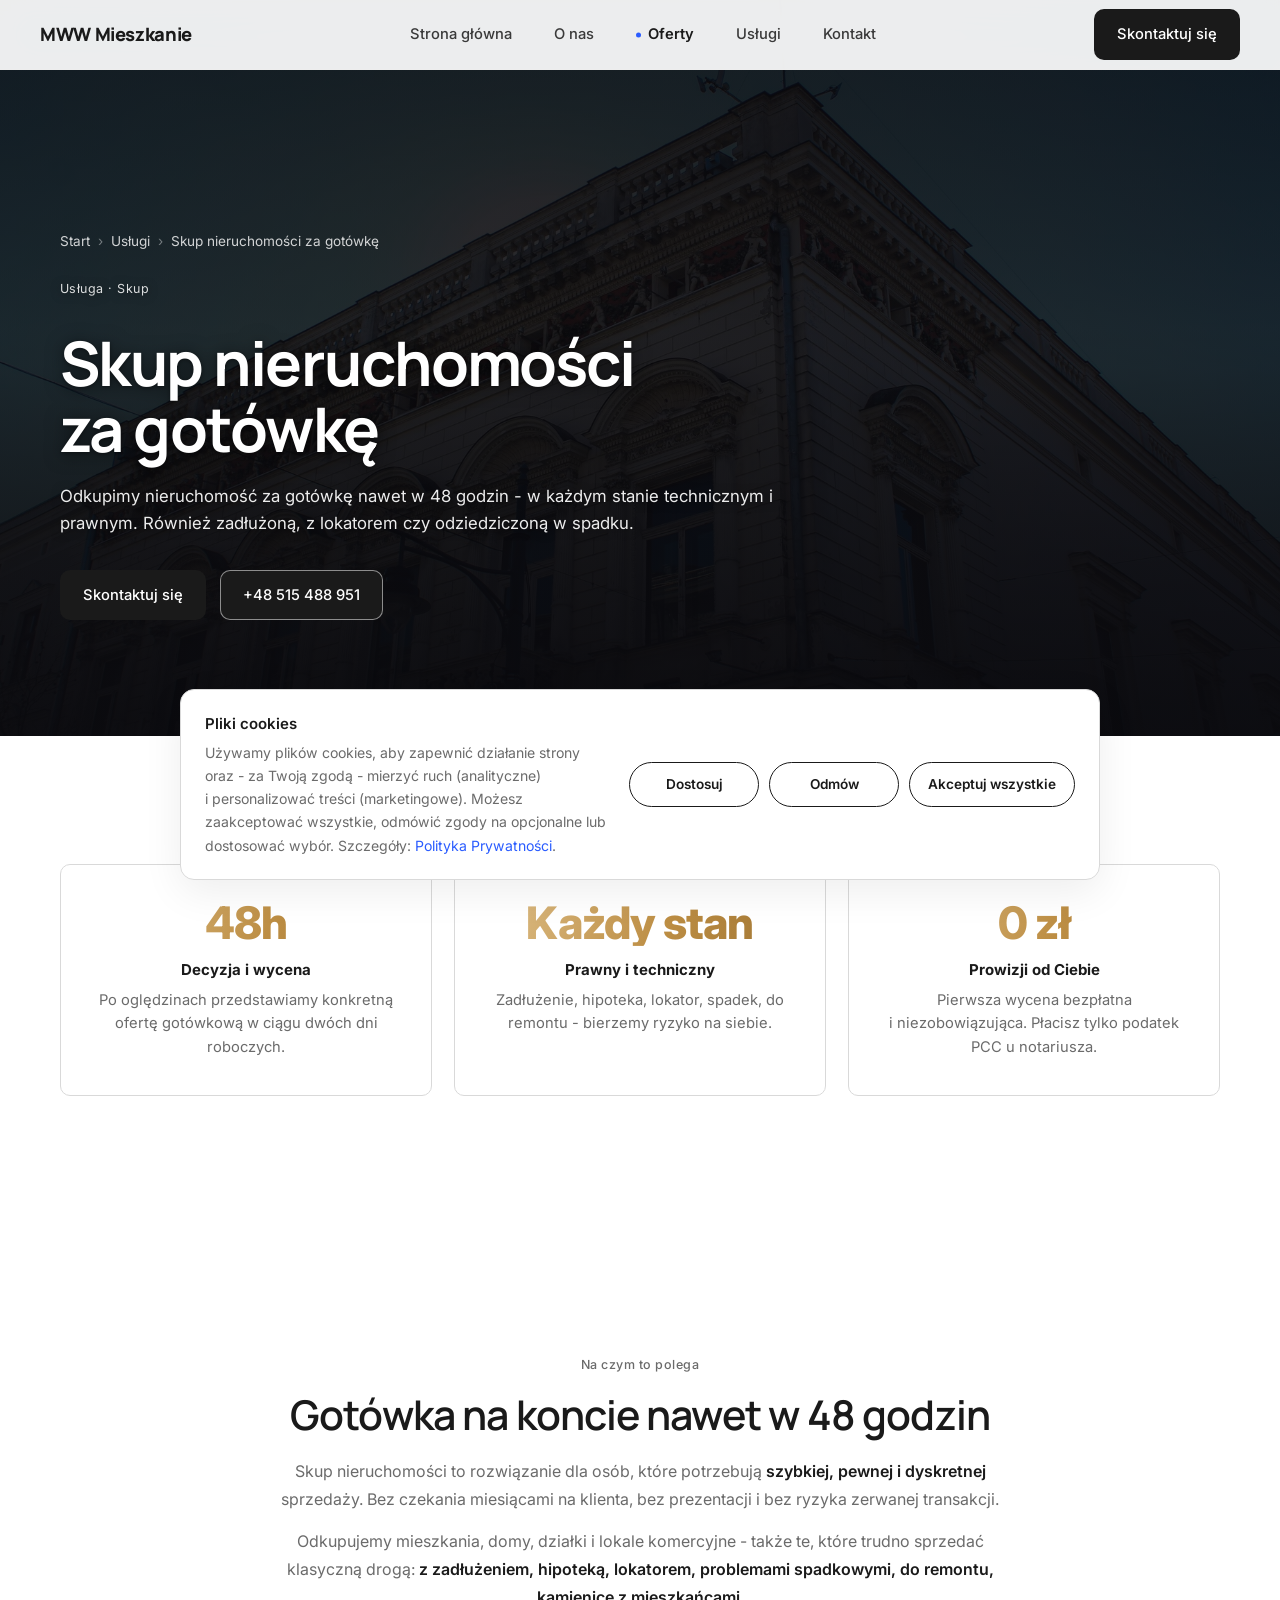
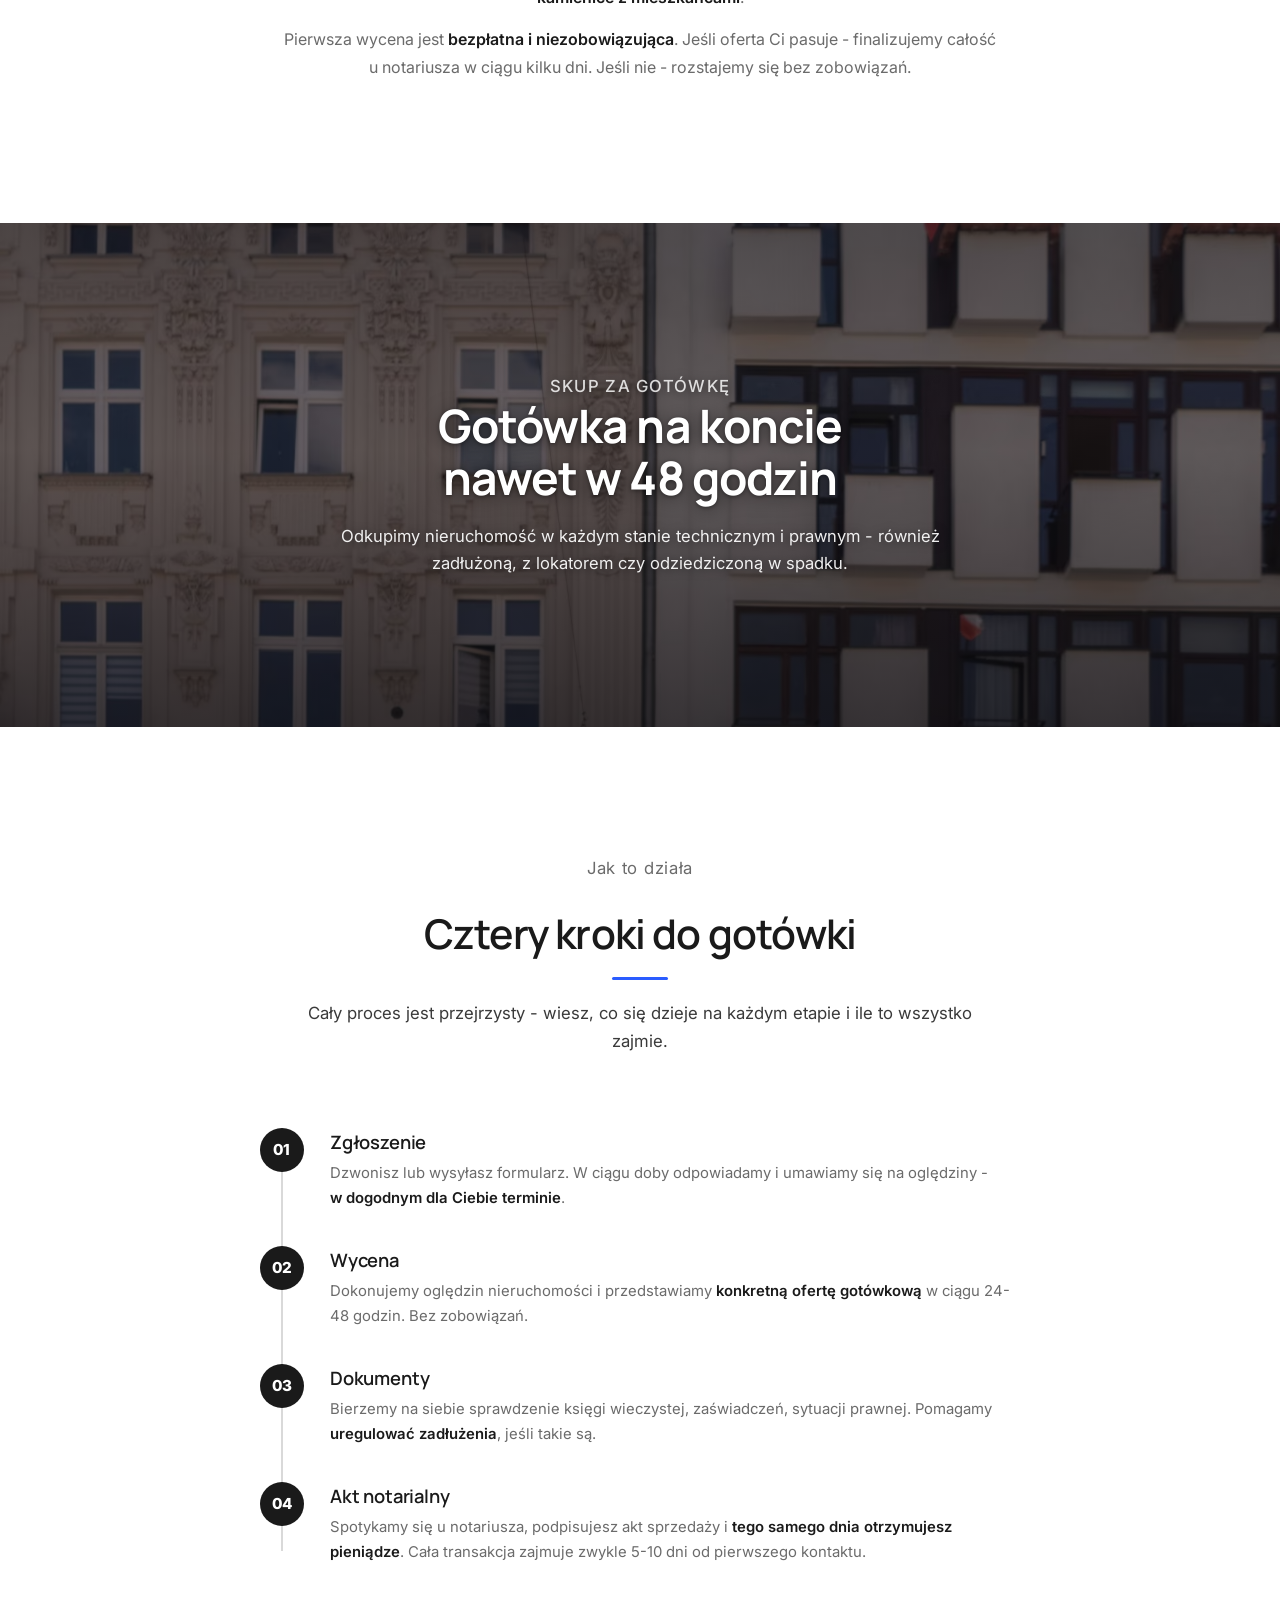
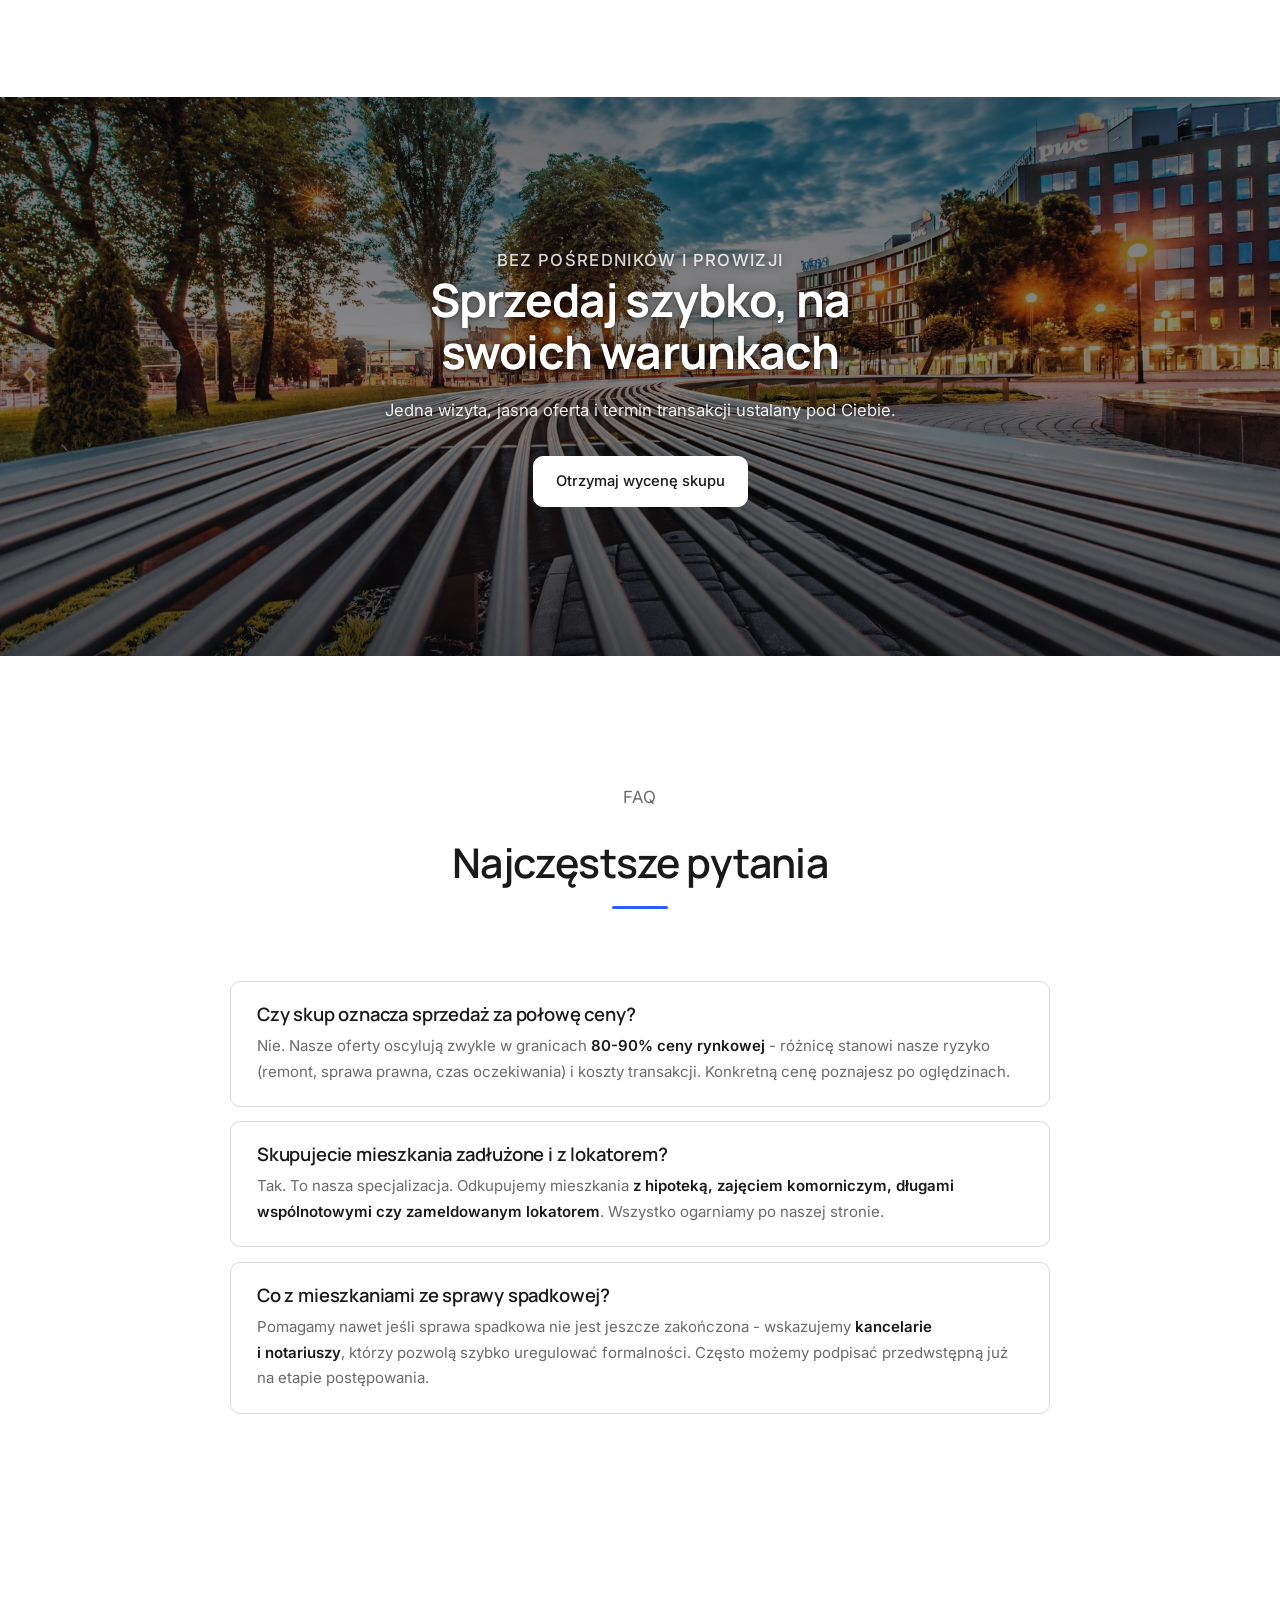
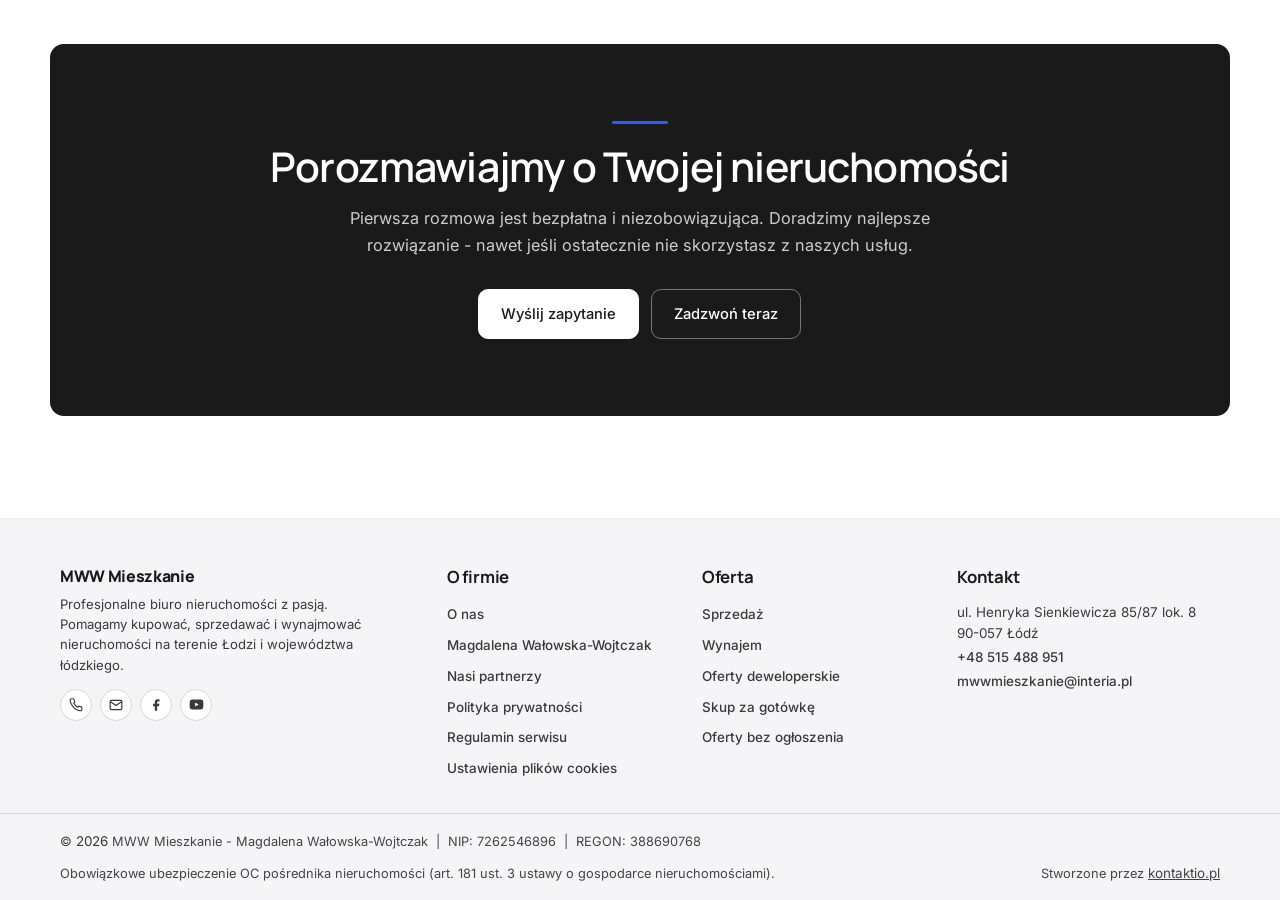
<file: skup.html>
<!DOCTYPE html>
<html lang="pl">
<head>
  <meta charset="UTF-8">
  <meta name="viewport" content="width=device-width, initial-scale=1.0">
  <meta http-equiv="X-Content-Type-Options" content="nosniff">
  <meta http-equiv="Permissions-Policy" content="camera=(), microphone=(), geolocation=(), interest-cohort=()">
  <meta name="referrer" content="strict-origin-when-cross-origin">
  <meta name="theme-color" content="#FFFFFF">
  <meta name="format-detection" content="telephone=yes,email=yes,address=no">
  <title>Skup nieruchomości za gotówkę - MWW Mieszkanie Łódź</title>
  <meta name="description" content="Skup mieszkań i nieruchomości za gotówkę w Łodzi nawet w 48 godzin. Każdy stan techniczny i prawny - także zadłużone i ze spadku.">
  <meta name="keywords" content="skup nieruchomości za gotówkę Łódź, skup mieszkań Łódź, skup mieszkań zadłużonych Łódź, skup mieszkań ze spadku Łódź, szybka sprzedaż mieszkania Łódź, gotówka za mieszkanie Łódź, MWW Mieszkanie">
  <meta name="author" content="MWW Mieszkanie - Magdalena Wałowska-Wojtczak">
  <meta name="robots" content="index, follow, max-image-preview:large, max-snippet:-1, max-video-preview:-1">
  <meta name="googlebot" content="index, follow">
  <meta name="geo.region" content="PL-LD">
  <meta name="geo.placename" content="Łódź">
  <meta name="geo.position" content="51.7592;19.4560">
  <meta name="ICBM" content="51.7592, 19.4560">
  <link rel="canonical" href="https://www.mwwmieszkanie.pl/skup.html">
  <link rel="alternate" hreflang="pl" href="https://www.mwwmieszkanie.pl/skup.html">
  <link rel="alternate" hreflang="x-default" href="https://www.mwwmieszkanie.pl/skup.html">

  <meta property="og:locale" content="pl_PL">
  <meta property="og:site_name" content="MWW Mieszkanie">
  <meta property="og:title" content="Skup nieruchomości za gotówkę - MWW Mieszkanie Łódź">
  <meta property="og:description" content="Skup mieszkań i nieruchomości za gotówkę w Łodzi nawet w 48 godzin. Każdy stan techniczny i prawny - także zadłużone i ze spadku.">
  <meta property="og:type" content="website">
  <meta property="og:url" content="https://www.mwwmieszkanie.pl/skup.html">
  <meta property="og:image" content="https://www.mwwmieszkanie.pl/images/oferta-skup.webp">
  <meta property="og:image:type" content="image/webp">
  <meta property="og:image:alt" content="Skup nieruchomości za gotówkę w Łodzi - MWW Mieszkanie">
  <meta name="twitter:card" content="summary_large_image">
  <meta name="twitter:title" content="Skup nieruchomości za gotówkę - MWW Mieszkanie Łódź">
  <meta name="twitter:description" content="Skup mieszkań i nieruchomości w Łodzi za gotówkę w 48 godzin. Każdy stan techniczny i prawny.">
  <meta name="twitter:image" content="https://www.mwwmieszkanie.pl/images/oferta-skup.webp">
  <link rel="icon" href="data:image/svg+xml;utf8,<svg xmlns='http://www.w3.org/2000/svg' viewBox='0 0 24 24' fill='none' stroke='%230e0e10' stroke-width='2' stroke-linecap='round' stroke-linejoin='round'><path d='M3 22V8L12 2l9 6v14'/><line x1='9' y1='22' x2='9' y2='14'/><line x1='15' y1='22' x2='15' y2='14'/><rect x='9' y='14' width='6' height='8'/></svg>">
  <link rel="apple-touch-icon" href="/images/apple-touch-icon.png">

  <link rel="preconnect" href="https://fonts.googleapis.com">
  <link rel="preconnect" href="https://fonts.gstatic.com" crossorigin>
  <link href="https://fonts.googleapis.com/css2?family=Manrope:wght@400;500;600;700;800&display=swap" rel="stylesheet">
  <link href="https://fonts.googleapis.com/css2?family=Unbounded:wght@600;700;800;900&display=swap" rel="stylesheet">
  <link href="https://fonts.googleapis.com/css2?family=Playfair+Display:ital,wght@0,400;0,500;0,600;0,700;1,400;1,500&family=Inter:wght@300;400;500;600&family=Cormorant+Garamond:ital,wght@0,300;0,400;0,500;1,300;1,400;1,500&display=swap" rel="stylesheet">

  <link rel="stylesheet" href="styles.css">
  <link rel="stylesheet" href="wow-animations.css">
  <link rel="stylesheet" href="redesign.css">

  <script type="application/ld+json">
  {
    "@context": "https://schema.org",
    "@graph": [
      {
        "@type": "Service",
        "@id": "https://www.mwwmieszkanie.pl/skup.html#service",
        "name": "Skup nieruchomości za gotówkę w Łodzi",
        "serviceType": "Skup nieruchomości za gotówkę",
        "description": "Skup mieszkań i nieruchomości za gotówkę w Łodzi nawet w 48 godzin. Każdy stan techniczny i prawny - także zadłużone, ze spadku i z lokatorami.",
        "url": "https://www.mwwmieszkanie.pl/skup.html",
        "provider": {"@id": "https://www.mwwmieszkanie.pl/#org"},
        "areaServed": [
          {"@type":"City","name":"Łódź"},
          {"@type":"AdministrativeArea","name":"województwo łódzkie"}
        ],
        "audience": {"@type":"Audience","audienceType":"Właściciele mieszkań i nieruchomości"}
      },
      {
        "@type": "RealEstateAgent",
        "@id": "https://www.mwwmieszkanie.pl/#org",
        "name": "MWW Mieszkanie",
        "url": "https://www.mwwmieszkanie.pl/",
        "telephone": "+48515488951",
        "email": "mwwmieszkanie@interia.pl",
        "address": {
          "@type": "PostalAddress",
          "streetAddress": "ul. Henryka Sienkiewicza 85/87 lok. 8",
          "addressLocality": "Łódź",
          "postalCode": "90-057",
          "addressCountry": "PL"
        }
      },
      {
        "@type": "BreadcrumbList",
        "itemListElement": [
          {"@type":"ListItem","position":1,"name":"Strona główna","item":"https://www.mwwmieszkanie.pl/"},
          {"@type":"ListItem","position":2,"name":"Usługi","item":"https://www.mwwmieszkanie.pl/index.html#uslugi"},
          {"@type":"ListItem","position":3,"name":"Skup za gotówkę","item":"https://www.mwwmieszkanie.pl/skup.html"}
        ]
      }
    ]
  }
  </script>
  <style id="skip-link-guard">.skip-link{position:absolute!important;left:-9999px!important;top:auto!important}.skip-link:focus{left:0!important;top:0!important}</style>
</head>
<body class="preloading">
<a href="#main" class="skip-link">Przejdź do treści</a>

<div id="preloader" role="status" aria-label="Ładowanie strony MWW Mieszkanie">
  <div class="preloader-inner">
    <div class="preloader-logo">MWW <strong>Mieszkanie</strong></div>
    <div class="preloader-bar"><div class="preloader-fill"></div></div>
    <span class="preloader-text">Biuro nieruchomości - Łódź</span>
  </div>
</div>

<header class="nav" id="nav">
  <a href="index.html" class="logo" aria-label="MWW Mieszkanie - strona główna">MWW <strong>Mieszkanie</strong></a>

  <nav class="nav-links" id="navLinks" role="navigation" aria-label="Nawigacja główna">
    <a href="index.html"           class="nav-link">Strona główna</a>
    <a href="index.html#o-nas"     class="nav-link">O nas</a>
    <a href="oferty.html"          class="nav-link nav-link-featured">Oferty</a>
    <a href="index.html#uslugi"    class="nav-link">Usługi</a>
    <a href="index.html#kontakt"   class="nav-link">Kontakt</a>
  </nav>

  <div class="nav-right">
    <a href="index.html#kontakt" class="btn btn-primary nav-cta">Skontaktuj się</a>
    <button class="hamburger" id="hamburger" aria-label="Otwórz menu" aria-expanded="false" aria-controls="navLinks">
      <span></span><span></span><span></span>
    </button>
  </div>
</header>
<span id="main" tabindex="-1"></span>

<section class="service-hero" aria-labelledby="service-heading">
  <div class="service-hero-bg service-hero-bg--skup" aria-hidden="true"></div>
  <div class="service-hero-inner reveal">
    <div class="breadcrumbs-light" aria-label="Ścieżka okruszkowa">
      <a href="index.html">Start</a>
      <span class="sep" aria-hidden="true">&rsaquo;</span>
      <a href="index.html#uslugi">Usługi</a>
      <span class="sep" aria-hidden="true">&rsaquo;</span>
      <span aria-current="page">Skup nieruchomości za gotówkę</span>
    </div>
    <p class="service-hero-eyebrow">Usługa &middot; Skup</p>
    <h1 id="service-heading">Skup nieruchomości<br>za gotówkę</h1>
    <p class="lead">Odkupimy nieruchomość za gotówkę nawet w 48 godzin - w każdym stanie technicznym i prawnym. Również zadłużoną, z lokatorem czy odziedziczoną w spadku.</p>
    <div class="service-hero-actions">
      <a href="index.html#kontakt" class="btn btn-primary">Skontaktuj się</a>
      <a href="tel:+48515488951" class="btn btn-ghost-light">+48&nbsp;515&nbsp;488&nbsp;951</a>
    </div>
  </div>
</section>

<section class="service-highlights" aria-label="Najważniejsze">
  <div class="container">
    <div class="highlights-grid">
      <div class="highlight-card reveal">
        <span class="highlight-num">48h</span>
        <span class="highlight-label">Decyzja i&nbsp;wycena</span>
        <p class="highlight-desc">Po oględzinach przedstawiamy konkretną ofertę gotówkową w&nbsp;ciągu dwóch dni roboczych.</p>
      </div>
      <div class="highlight-card reveal">
        <span class="highlight-num">Każdy stan</span>
        <span class="highlight-label">Prawny i&nbsp;techniczny</span>
        <p class="highlight-desc">Zadłużenie, hipoteka, lokator, spadek, do remontu - bierzemy ryzyko na siebie.</p>
      </div>
      <div class="highlight-card reveal">
        <span class="highlight-num">0&nbsp;zł</span>
        <span class="highlight-label">Prowizji od Ciebie</span>
        <p class="highlight-desc">Pierwsza wycena bezpłatna i&nbsp;niezobowiązująca. Płacisz tylko podatek PCC u&nbsp;notariusza.</p>
      </div>
    </div>
  </div>
</section>

<section class="service-intro service-intro--centered" aria-labelledby="intro-heading">
  <div class="container">
    <div class="text reveal">
      <p class="eyebrow">Na czym to polega</p>
      <h2 id="intro-heading">Gotówka na koncie nawet w&nbsp;48&nbsp;godzin</h2>
        <p>Skup nieruchomości to rozwiązanie dla osób, które potrzebują <strong>szybkiej, pewnej i&nbsp;dyskretnej</strong> sprzedaży. Bez czekania miesiącami na klienta, bez prezentacji i&nbsp;bez ryzyka zerwanej transakcji.</p>
        <p>Odkupujemy mieszkania, domy, działki i&nbsp;lokale komercyjne - także te, które trudno sprzedać klasyczną drogą: <strong>z&nbsp;zadłużeniem, hipoteką, lokatorem, problemami spadkowymi, do remontu, kamienice z&nbsp;mieszkańcami</strong>.</p>
        <p>Pierwsza wycena jest <strong>bezpłatna i&nbsp;niezobowiązująca</strong>. Jeśli oferta Ci pasuje - finalizujemy całość u&nbsp;notariusza w&nbsp;ciągu kilku dni. Jeśli nie - rozstajemy się bez zobowiązań.</p>
    </div>
  </div>
</section>

<section class="photo-band photo-band--street" aria-label="Skup nieruchomości za gotówkę w Łodzi">
  <div class="photo-band-inner reveal">
    <p class="photo-band-eyebrow">Skup za gotówkę</p>
    <h2>Gotówka na koncie nawet w&nbsp;48&nbsp;godzin</h2>
    <p>Odkupimy nieruchomość w&nbsp;każdym stanie technicznym i&nbsp;prawnym - również zadłużoną, z&nbsp;lokatorem czy odziedziczoną w&nbsp;spadku.</p>
  </div>
</section>

<section class="service-howto" aria-labelledby="howto-heading">
  <div class="container">
    <div class="section-header section-header-center reveal">
      <p class="eyebrow">Jak to działa</p>
      <h2 id="howto-heading">Cztery kroki do gotówki</h2>
      <p class="section-desc">Cały proces jest przejrzysty - wiesz, co się dzieje na każdym etapie i&nbsp;ile to wszystko zajmie.</p>
    </div>
    <div class="howto-timeline">
      <div class="howto-step reveal">
        <div class="num">01</div>
        <h3>Zgłoszenie</h3>
        <p>Dzwonisz lub wysyłasz formularz. W&nbsp;ciągu doby odpowiadamy i&nbsp;umawiamy się na oględziny - <strong>w&nbsp;dogodnym dla Ciebie terminie</strong>.</p>
      </div>
      <div class="howto-step reveal">
        <div class="num">02</div>
        <h3>Wycena</h3>
        <p>Dokonujemy oględzin nieruchomości i&nbsp;przedstawiamy <strong>konkretną ofertę gotówkową</strong> w&nbsp;ciągu 24-48 godzin. Bez zobowiązań.</p>
      </div>
      <div class="howto-step reveal">
        <div class="num">03</div>
        <h3>Dokumenty</h3>
        <p>Bierzemy na siebie sprawdzenie księgi wieczystej, zaświadczeń, sytuacji prawnej. Pomagamy <strong>uregulować zadłużenia</strong>, jeśli takie są.</p>
      </div>
      <div class="howto-step reveal">
        <div class="num">04</div>
        <h3>Akt notarialny</h3>
        <p>Spotykamy się u&nbsp;notariusza, podpisujesz akt sprzedaży i&nbsp;<strong>tego samego dnia otrzymujesz pieniądze</strong>. Cała transakcja zajmuje zwykle 5-10 dni od pierwszego kontaktu.</p>
      </div>
    </div>
  </div>
</section>

<section class="photo-band photo-band--cityscape" aria-label="Szybka sprzedaż nieruchomości">
  <div class="photo-band-inner reveal">
    <p class="photo-band-eyebrow">Bez pośredników i&nbsp;prowizji</p>
    <h2>Sprzedaj szybko, na swoich warunkach</h2>
    <p>Jedna wizyta, jasna oferta i&nbsp;termin transakcji ustalany pod Ciebie.</p>
    <div class="photo-band-actions">
      <a href="index.html#kontakt" class="btn btn-primary">Otrzymaj wycenę skupu</a>
    </div>
  </div>
</section>

<section class="service-faq" aria-labelledby="faq-heading">
  <div class="container">
    <div class="section-header section-header-center reveal">
      <p class="eyebrow">FAQ</p>
      <h2 id="faq-heading">Najczęstsze pytania</h2>
    </div>
    <div class="faq-list">
      <div class="faq-item reveal">
        <h3>Czy skup oznacza sprzedaż za połowę ceny?</h3>
        <p>Nie. Nasze oferty oscylują zwykle w&nbsp;granicach <strong>80-90% ceny rynkowej</strong> - różnicę stanowi nasze ryzyko (remont, sprawa prawna, czas oczekiwania) i&nbsp;koszty transakcji. Konkretną cenę poznajesz po oględzinach.</p>
      </div>
      <div class="faq-item reveal">
        <h3>Skupujecie mieszkania zadłużone i&nbsp;z&nbsp;lokatorem?</h3>
        <p>Tak. To nasza specjalizacja. Odkupujemy mieszkania <strong>z&nbsp;hipoteką, zajęciem komorniczym, długami wspólnotowymi czy zameldowanym lokatorem</strong>. Wszystko ogarniamy po naszej stronie.</p>
      </div>
      <div class="faq-item reveal">
        <h3>Co z&nbsp;mieszkaniami ze sprawy spadkowej?</h3>
        <p>Pomagamy nawet jeśli sprawa spadkowa nie jest jeszcze zakończona - wskazujemy <strong>kancelarie i&nbsp;notariuszy</strong>, którzy pozwolą szybko uregulować formalności. Często możemy podpisać przedwstępną już na etapie postępowania.</p>
      </div>
    </div>
  </div>
</section>

<section class="service-cta" aria-labelledby="cta-heading">
  <div class="container reveal">
    <h2 id="cta-heading">Porozmawiajmy o&nbsp;Twojej nieruchomości</h2>
    <p>Pierwsza rozmowa jest bezpłatna i&nbsp;niezobowiązująca. Doradzimy najlepsze rozwiązanie - nawet jeśli ostatecznie nie skorzystasz z&nbsp;naszych usług.</p>
    <div class="service-cta-actions">
      <a href="index.html#kontakt" class="btn btn-primary">Wyślij zapytanie</a>
      <a href="tel:+48515488951" class="btn btn-ghost-light">Zadzwoń teraz</a>
    </div>
  </div>
</section>

<footer class="footer" role="contentinfo">
  <div class="footer-top">
    <div class="container footer-grid">

      <div class="footer-brand">
        <div class="footer-logo">MWW <strong>Mieszkanie</strong></div>
        <p>Profesjonalne biuro nieruchomości z&nbsp;pasją. Pomagamy kupować, sprzedawać i&nbsp;wynajmować nieruchomości na terenie Łodzi i&nbsp;województwa łódzkiego.</p>
        <div class="footer-social">
          <a href="tel:+48515488951" class="social-btn" aria-label="Zadzwoń"><svg width="14" height="14" viewBox="0 0 24 24" fill="none" stroke="currentColor" stroke-width="2" stroke-linecap="round" stroke-linejoin="round" aria-hidden="true"><path d="M22 16.92v3a2 2 0 0 1-2.18 2 19.79 19.79 0 0 1-8.63-3.07A19.5 19.5 0 0 1 4.99 12a19.79 19.79 0 0 1-3.07-8.67A2 2 0 0 1 3.9 1.27h3a2 2 0 0 1 2 1.72c.127.96.361 1.903.7 2.81a2 2 0 0 1-.45 2.11L8.09 9a16 16 0 0 0 6.91 6.91l1.09-1.08a2 2 0 0 1 2.11-.45c.907.339 1.85.573 2.81.7A2 2 0 0 1 22 16.92z"/></svg></a>
          <a href="mailto:mwwmieszkanie@interia.pl" class="social-btn" aria-label="E-mail"><svg width="14" height="14" viewBox="0 0 24 24" fill="none" stroke="currentColor" stroke-width="2" aria-hidden="true"><path d="M4 4h16c1.1 0 2 .9 2 2v12c0 1.1-.9 2-2 2H4c-1.1 0-2-.9-2-2V6c0-1.1.9-2 2-2z"/><polyline points="22,6 12,13 2,6"/></svg></a>
          <a href="https://www.facebook.com/MWWMieszkanie/" target="_blank" rel="noopener noreferrer" class="social-btn" aria-label="Facebook"><svg width="14" height="14" viewBox="0 0 24 24" fill="currentColor" aria-hidden="true"><path d="M18 2h-3a5 5 0 0 0-5 5v3H7v4h3v8h4v-8h3l1-4h-4V7a1 1 0 0 1 1-1h3z"/></svg></a>
          <a href="https://www.youtube.com/mwwmieszkanie" target="_blank" rel="noopener noreferrer" class="social-btn" aria-label="YouTube"><svg width="15" height="15" viewBox="0 0 24 24" aria-hidden="true"><path fill="currentColor" d="M22.54 6.42a2.78 2.78 0 0 0-1.95-1.96C18.88 4 12 4 12 4s-6.88 0-8.59.46A2.78 2.78 0 0 0 1.46 6.42 29 29 0 0 0 1 12a29 29 0 0 0 .46 5.58 2.78 2.78 0 0 0 1.95 1.96C5.12 20 12 20 12 20s6.88 0 8.59-.46a2.78 2.78 0 0 0 1.95-1.96A29 29 0 0 0 23 12a29 29 0 0 0-.46-5.58z"/><polygon points="9.75 15.02 15.5 12 9.75 8.98 9.75 15.02" fill="#ffffff"/></svg></a>
        </div>
      </div>

      <div class="footer-col">
        <h3>O firmie</h3>
        <ul>
          <li><a href="index.html#o-nas">O nas</a></li>
          <li><a href="index.html#agent">Magdalena Wałowska-Wojtczak</a></li>
          <li><a href="index.html#partnerzy">Nasi partnerzy</a></li>
          <li><a href="polityka-prywatnosci.html">Polityka prywatności</a></li>
          <li><a href="regulamin.html">Regulamin serwisu</a></li>
          <li><a href="#" data-cookie-settings>Ustawienia plików cookies</a></li>
        </ul>
      </div>

      <div class="footer-col">
        <h3>Oferta</h3>
        <ul>
          <li><a href="sprzedaz.html">Sprzedaż</a></li>
          <li><a href="wynajem.html">Wynajem</a></li>
          <li><a href="deweloperskie.html">Oferty deweloperskie</a></li>
          <li><a href="skup.html">Skup za gotówkę</a></li>
          <li><a href="off-market.html">Oferty bez ogłoszenia</a></li>
        </ul>
      </div>

      <div class="footer-col">
        <h3>Kontakt</h3>
        <address class="footer-address" aria-label="Adres biura MWW Mieszkanie">
          <p>ul. Henryka Sienkiewicza 85/87 lok.&nbsp;8<br>90-057 Łódź</p>
          <p><a href="tel:+48515488951">+48 515 488 951</a></p>
          <p><a href="mailto:mwwmieszkanie@interia.pl">mwwmieszkanie@interia.pl</a></p>
        </address>
      </div>

    </div>
  </div>

  <div class="footer-bottom">
    <div class="container footer-bottom-inner">
      <p>&copy; <span id="copyright-year">2026</span> MWW Mieszkanie - Magdalena Wałowska-Wojtczak &nbsp;|&nbsp; NIP: 7262546896 &nbsp;|&nbsp; REGON: 388690768</p>
      <p>Obowiązkowe ubezpieczenie OC pośrednika nieruchomości (art. 181 ust. 3 ustawy o gospodarce nieruchomościami).</p>
      <p>Stworzone przez <a href="https://kontaktio.pl" target="_blank" rel="noopener noreferrer" style="color:inherit;text-decoration:underline">kontaktio.pl</a></p>
    </div>
  </div>
</footer>


<script src="mww-shield.js" defer></script>
<script src="prefs.js" defer></script>
<script src="script.js" defer></script>

<script src="wow-animations.js" defer></script>

</body>
</html>
</file>
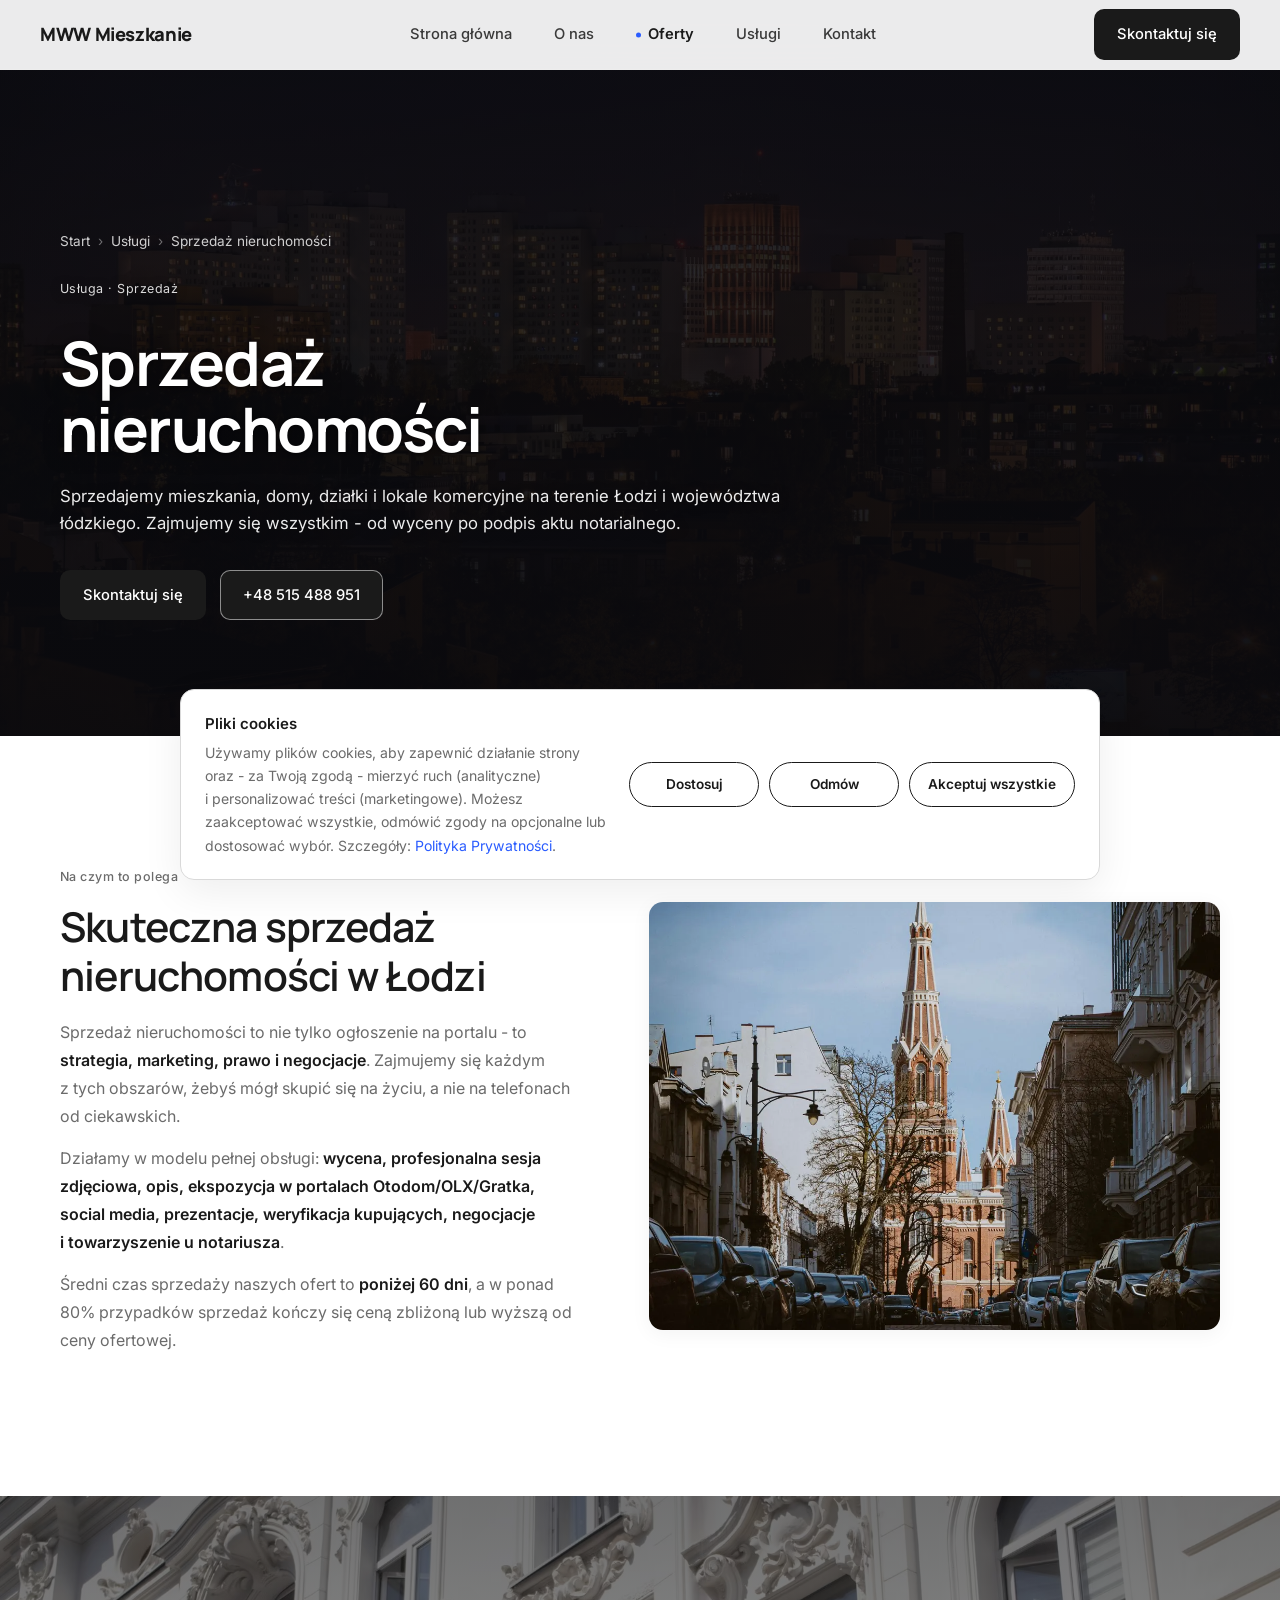
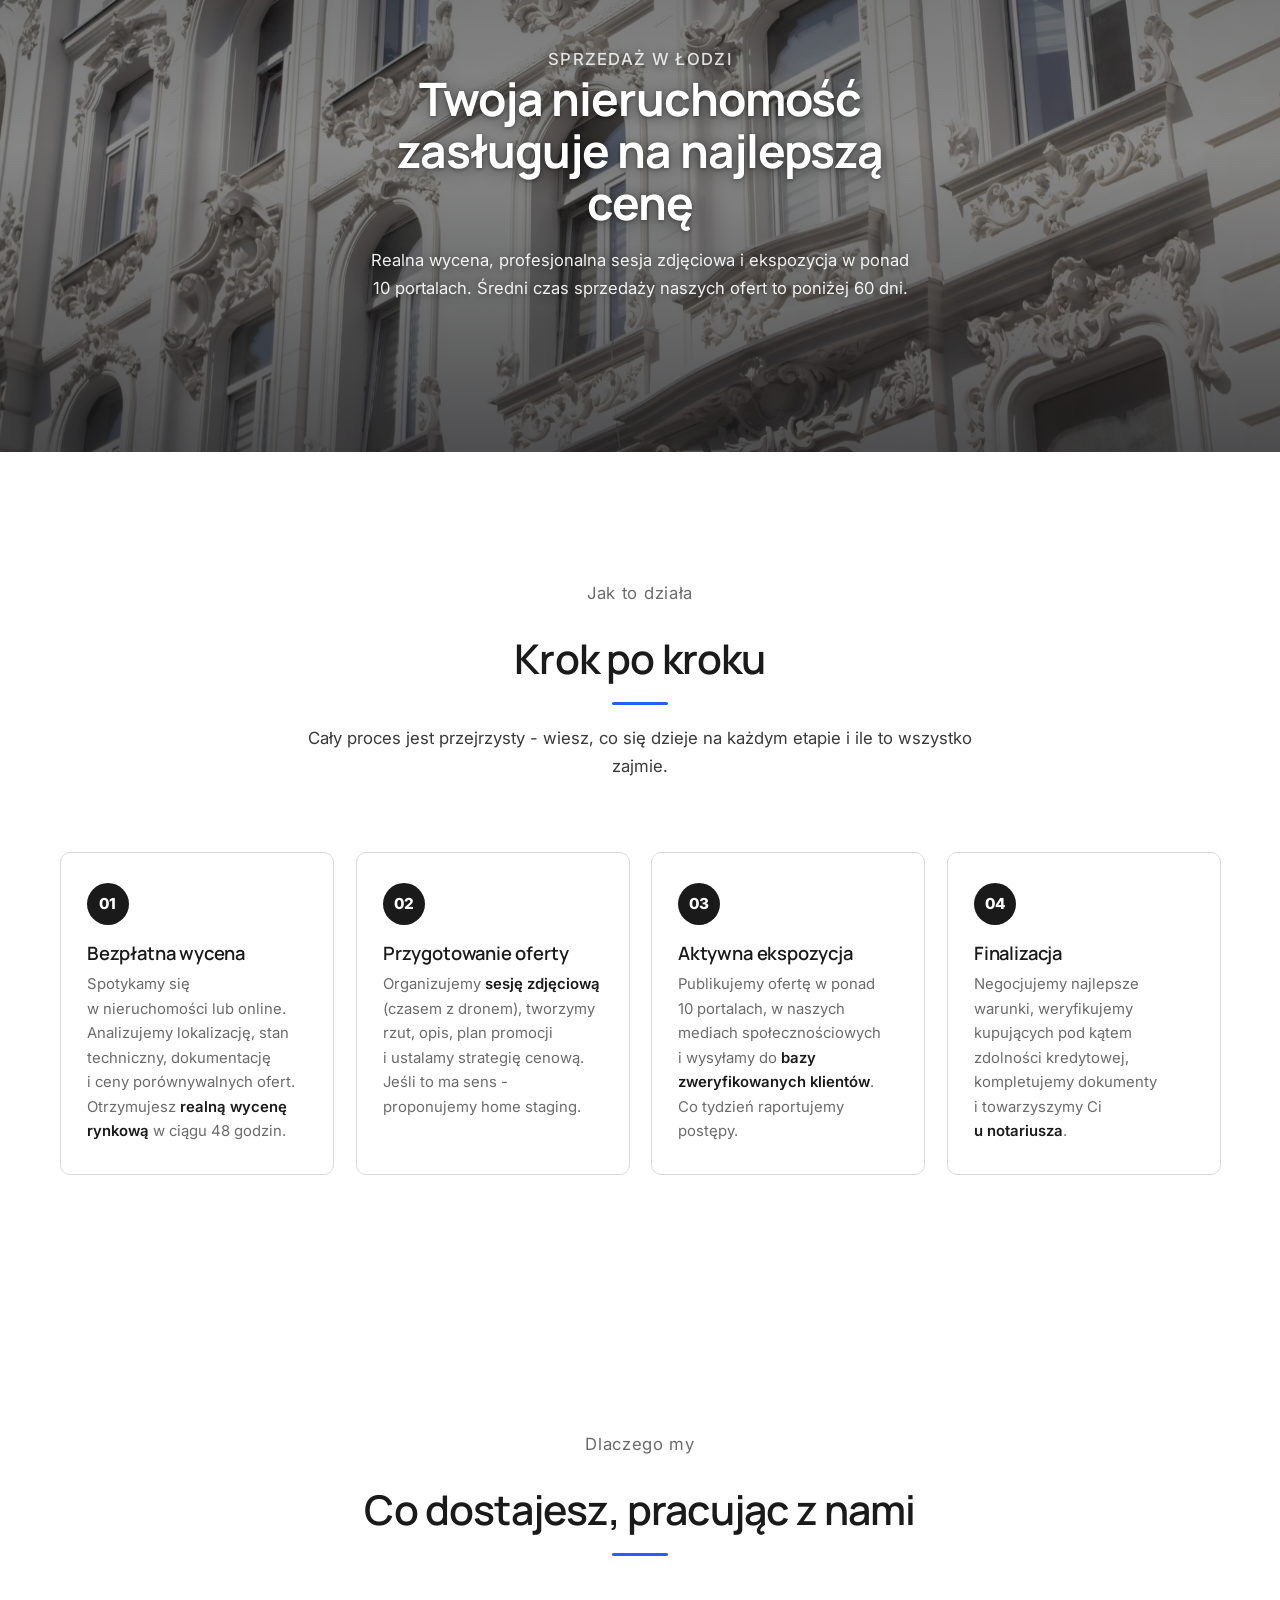
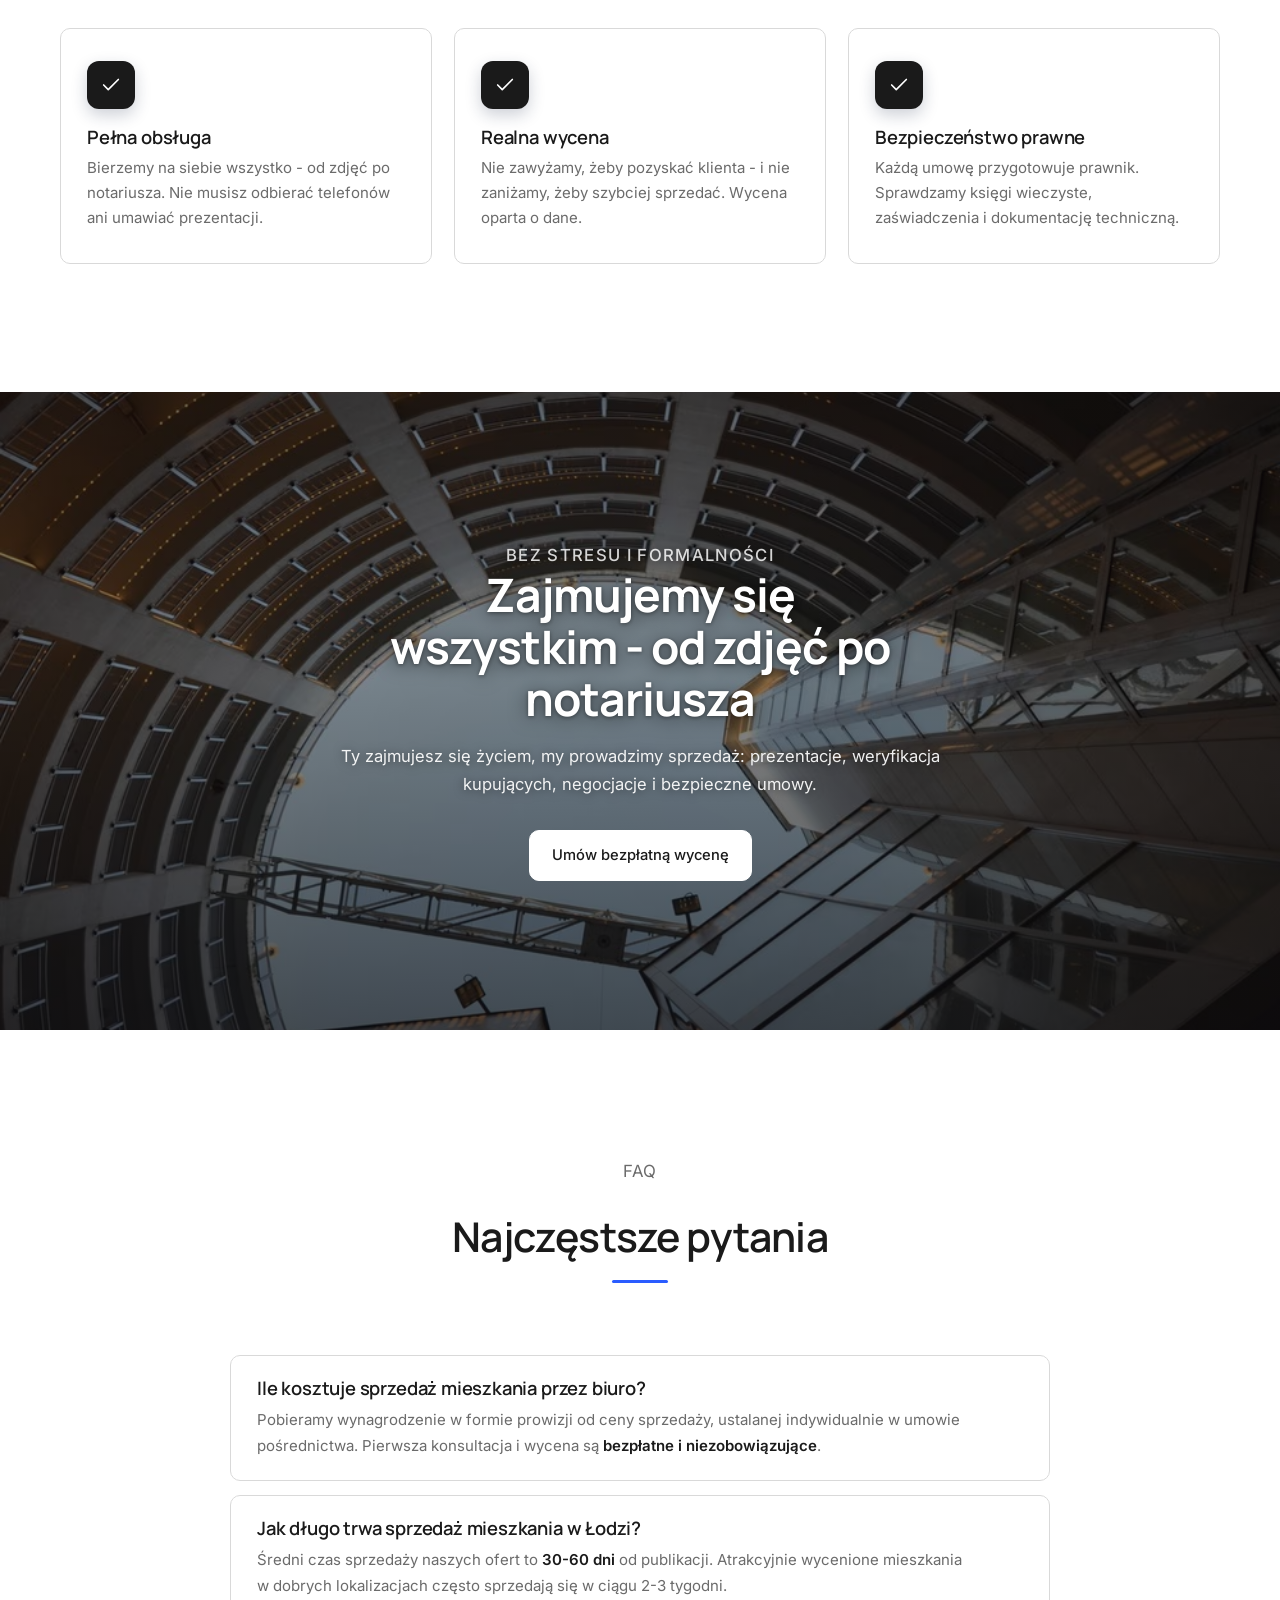
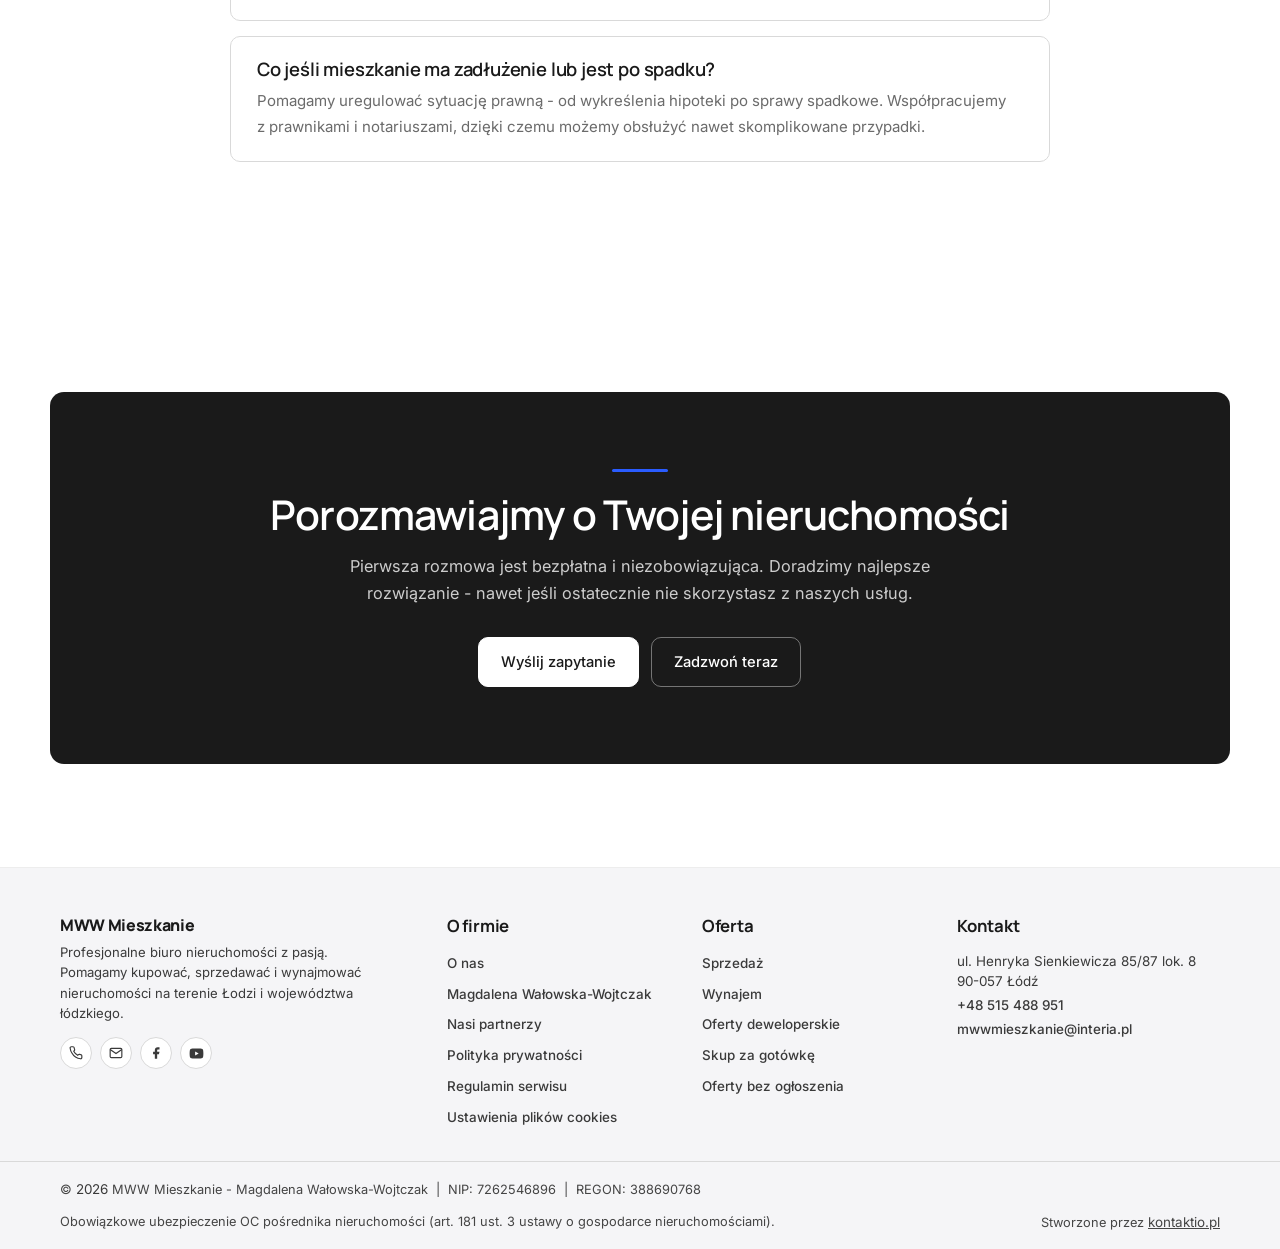
<file: sprzedaz.html>
<!DOCTYPE html>
<html lang="pl">
<head>
  <meta charset="UTF-8">
  <meta name="viewport" content="width=device-width, initial-scale=1.0">
  <meta http-equiv="X-Content-Type-Options" content="nosniff">
  <meta http-equiv="Permissions-Policy" content="camera=(), microphone=(), geolocation=(), interest-cohort=()">
  <meta name="referrer" content="strict-origin-when-cross-origin">
  <meta name="theme-color" content="#FFFFFF">
  <meta name="format-detection" content="telephone=yes,email=yes,address=no">
  <title>Sprzedaż nieruchomości - MWW Mieszkanie Łódź</title>
  <meta name="description" content="Profesjonalna sprzedaż mieszkań, domów, działek i lokali komercyjnych w Łodzi. Profesjonalne zdjęcia, ekspozycja w portalach, weryfikacja kupujących.">
  <meta name="keywords" content="sprzedaż mieszkań Łódź, sprzedaż domów Łódź, sprzedaż działek Łódź, sprzedaż lokali komercyjnych Łódź, biuro nieruchomości Łódź, pośrednik sprzedaży nieruchomości Łódź, MWW Mieszkanie">
  <meta name="author" content="MWW Mieszkanie - Magdalena Wałowska-Wojtczak">
  <meta name="robots" content="index, follow, max-image-preview:large, max-snippet:-1, max-video-preview:-1">
  <meta name="googlebot" content="index, follow">
  <meta name="geo.region" content="PL-LD">
  <meta name="geo.placename" content="Łódź">
  <meta name="geo.position" content="51.7592;19.4560">
  <meta name="ICBM" content="51.7592, 19.4560">
  <link rel="canonical" href="https://www.mwwmieszkanie.pl/sprzedaz.html">
  <link rel="alternate" hreflang="pl" href="https://www.mwwmieszkanie.pl/sprzedaz.html">
  <link rel="alternate" hreflang="x-default" href="https://www.mwwmieszkanie.pl/sprzedaz.html">

  <meta property="og:locale" content="pl_PL">
  <meta property="og:site_name" content="MWW Mieszkanie">
  <meta property="og:title" content="Sprzedaż nieruchomości - MWW Mieszkanie Łódź">
  <meta property="og:description" content="Profesjonalna sprzedaż mieszkań, domów, działek i lokali komercyjnych w Łodzi. Profesjonalne zdjęcia, ekspozycja w portalach, weryfikacja kupujących.">
  <meta property="og:type" content="website">
  <meta property="og:url" content="https://www.mwwmieszkanie.pl/sprzedaz.html">
  <meta property="og:image" content="https://www.mwwmieszkanie.pl/images/oferta-sprzedaz.webp">
  <meta property="og:image:type" content="image/webp">
  <meta property="og:image:alt" content="Sprzedaż nieruchomości w Łodzi - MWW Mieszkanie">
  <meta name="twitter:card" content="summary_large_image">
  <meta name="twitter:title" content="Sprzedaż nieruchomości - MWW Mieszkanie Łódź">
  <meta name="twitter:description" content="Profesjonalna sprzedaż mieszkań, domów, działek i lokali komercyjnych w Łodzi.">
  <meta name="twitter:image" content="https://www.mwwmieszkanie.pl/images/oferta-sprzedaz.webp">
  <link rel="icon" href="data:image/svg+xml;utf8,<svg xmlns='http://www.w3.org/2000/svg' viewBox='0 0 24 24' fill='none' stroke='%230e0e10' stroke-width='2' stroke-linecap='round' stroke-linejoin='round'><path d='M3 22V8L12 2l9 6v14'/><line x1='9' y1='22' x2='9' y2='14'/><line x1='15' y1='22' x2='15' y2='14'/><rect x='9' y='14' width='6' height='8'/></svg>">
  <link rel="apple-touch-icon" href="/images/apple-touch-icon.png">

  <link rel="preconnect" href="https://fonts.googleapis.com">
  <link rel="preconnect" href="https://fonts.gstatic.com" crossorigin>
  <link href="https://fonts.googleapis.com/css2?family=Manrope:wght@400;500;600;700;800&display=swap" rel="stylesheet">
  <link href="https://fonts.googleapis.com/css2?family=Unbounded:wght@600;700;800;900&display=swap" rel="stylesheet">
  <link href="https://fonts.googleapis.com/css2?family=Playfair+Display:ital,wght@0,400;0,500;0,600;0,700;1,400;1,500&family=Inter:wght@300;400;500;600&family=Cormorant+Garamond:ital,wght@0,300;0,400;0,500;1,300;1,400;1,500&display=swap" rel="stylesheet">

  <link rel="stylesheet" href="styles.css">
  <link rel="stylesheet" href="wow-animations.css">
  <link rel="stylesheet" href="redesign.css">

  <script type="application/ld+json">
  {
    "@context": "https://schema.org",
    "@graph": [
      {
        "@type": "Service",
        "@id": "https://www.mwwmieszkanie.pl/sprzedaz.html#service",
        "name": "Sprzedaż nieruchomości w Łodzi",
        "serviceType": "Pośrednictwo w sprzedaży nieruchomości",
        "description": "Profesjonalna sprzedaż mieszkań, domów, działek i lokali komercyjnych w Łodzi i województwie łódzkim. Wycena, marketing, negocjacje, formalności.",
        "url": "https://www.mwwmieszkanie.pl/sprzedaz.html",
        "provider": {"@id": "https://www.mwwmieszkanie.pl/#org"},
        "areaServed": [
          {"@type":"City","name":"Łódź"},
          {"@type":"AdministrativeArea","name":"województwo łódzkie"}
        ],
        "audience": {"@type":"Audience","audienceType":"Właściciele nieruchomości oraz kupujący"}
      },
      {
        "@type": "RealEstateAgent",
        "@id": "https://www.mwwmieszkanie.pl/#org",
        "name": "MWW Mieszkanie",
        "url": "https://www.mwwmieszkanie.pl/",
        "telephone": "+48515488951",
        "email": "mwwmieszkanie@interia.pl",
        "address": {
          "@type": "PostalAddress",
          "streetAddress": "ul. Henryka Sienkiewicza 85/87 lok. 8",
          "addressLocality": "Łódź",
          "postalCode": "90-057",
          "addressCountry": "PL"
        }
      },
      {
        "@type": "BreadcrumbList",
        "itemListElement": [
          {"@type":"ListItem","position":1,"name":"Strona główna","item":"https://www.mwwmieszkanie.pl/"},
          {"@type":"ListItem","position":2,"name":"Usługi","item":"https://www.mwwmieszkanie.pl/index.html#uslugi"},
          {"@type":"ListItem","position":3,"name":"Sprzedaż nieruchomości","item":"https://www.mwwmieszkanie.pl/sprzedaz.html"}
        ]
      }
    ]
  }
  </script>
  <style id="skip-link-guard">.skip-link{position:absolute!important;left:-9999px!important;top:auto!important}.skip-link:focus{left:0!important;top:0!important}</style>
</head>
<body class="preloading">
<a href="#main" class="skip-link">Przejdź do treści</a>

<div id="preloader" role="status" aria-label="Ładowanie strony MWW Mieszkanie">
  <div class="preloader-inner">
    <div class="preloader-logo">MWW <strong>Mieszkanie</strong></div>
    <div class="preloader-bar"><div class="preloader-fill"></div></div>
    <span class="preloader-text">Biuro nieruchomości - Łódź</span>
  </div>
</div>

<header class="nav" id="nav">
  <a href="index.html" class="logo" aria-label="MWW Mieszkanie - strona główna">MWW <strong>Mieszkanie</strong></a>

  <nav class="nav-links" id="navLinks" role="navigation" aria-label="Nawigacja główna">
    <a href="index.html"           class="nav-link">Strona główna</a>
    <a href="index.html#o-nas"     class="nav-link">O nas</a>
    <a href="oferty.html"          class="nav-link nav-link-featured">Oferty</a>
    <a href="index.html#uslugi"    class="nav-link">Usługi</a>
    <a href="index.html#kontakt"   class="nav-link">Kontakt</a>
  </nav>

  <div class="nav-right">
    <a href="index.html#kontakt" class="btn btn-primary nav-cta">Skontaktuj się</a>
    <button class="hamburger" id="hamburger" aria-label="Otwórz menu" aria-expanded="false" aria-controls="navLinks">
      <span></span><span></span><span></span>
    </button>
  </div>
</header>
<span id="main" tabindex="-1"></span>

<section class="service-hero" aria-labelledby="service-heading">
  <div class="service-hero-bg service-hero-bg--sprzedaz" aria-hidden="true"></div>
  <div class="service-hero-inner reveal">
    <div class="breadcrumbs-light" aria-label="Ścieżka okruszkowa">
      <a href="index.html">Start</a>
      <span class="sep" aria-hidden="true">&rsaquo;</span>
      <a href="index.html#uslugi">Usługi</a>
      <span class="sep" aria-hidden="true">&rsaquo;</span>
      <span aria-current="page">Sprzedaż nieruchomości</span>
    </div>
    <p class="service-hero-eyebrow">Usługa &middot; Sprzedaż</p>
    <h1 id="service-heading">Sprzedaż<br>nieruchomości</h1>
    <p class="lead">Sprzedajemy mieszkania, domy, działki i lokale komercyjne na terenie Łodzi i województwa łódzkiego. Zajmujemy się wszystkim - od wyceny po podpis aktu notarialnego.</p>
    <div class="service-hero-actions">
      <a href="index.html#kontakt" class="btn btn-primary">Skontaktuj się</a>
      <a href="tel:+48515488951" class="btn btn-ghost-light">+48&nbsp;515&nbsp;488&nbsp;951</a>
    </div>
  </div>
</section>

<section class="service-intro" aria-labelledby="intro-heading">
  <div class="container">
    <div class="text reveal reveal-right">
      <p class="eyebrow">Na czym to polega</p>
      <h2 id="intro-heading">Skuteczna sprzedaż nieruchomości w&nbsp;Łodzi</h2>
        <p>Sprzedaż nieruchomości to nie tylko ogłoszenie na portalu - to <strong>strategia, marketing, prawo i&nbsp;negocjacje</strong>. Zajmujemy się każdym z&nbsp;tych obszarów, żebyś mógł skupić się na życiu, a&nbsp;nie na telefonach od ciekawskich.</p>
        <p>Działamy w&nbsp;modelu pełnej obsługi: <strong>wycena, profesjonalna sesja zdjęciowa, opis, ekspozycja w&nbsp;portalach Otodom/OLX/Gratka, social media, prezentacje, weryfikacja kupujących, negocjacje i&nbsp;towarzyszenie u&nbsp;notariusza</strong>.</p>
        <p>Średni czas sprzedaży naszych ofert to <strong>poniżej 60 dni</strong>, a&nbsp;w&nbsp;ponad 80% przypadków sprzedaż kończy się ceną zbliżoną lub wyższą od ceny ofertowej.</p>
    </div>
    <div class="visual service-visual--sprzedaz reveal reveal-left" role="img" aria-label="Sprzedaż nieruchomości"></div>
  </div>
</section>

<section class="photo-band photo-band--panorama" aria-label="Sprzedaż nieruchomości w Łodzi">
  <div class="photo-band-inner reveal">
    <p class="photo-band-eyebrow">Sprzedaż w&nbsp;Łodzi</p>
    <h2>Twoja nieruchomość zasługuje na najlepszą cenę</h2>
    <p>Realna wycena, profesjonalna sesja zdjęciowa i&nbsp;ekspozycja w&nbsp;ponad 10&nbsp;portalach. Średni czas sprzedaży naszych ofert to poniżej 60&nbsp;dni.</p>
  </div>
</section>

<section class="service-howto" aria-labelledby="howto-heading">
  <div class="container">
    <div class="section-header section-header-center reveal">
      <p class="eyebrow">Jak to działa</p>
      <h2 id="howto-heading">Krok po kroku</h2>
      <p class="section-desc">Cały proces jest przejrzysty - wiesz, co się dzieje na każdym etapie i&nbsp;ile to wszystko zajmie.</p>
    </div>
    <div class="howto-grid">
      <div class="howto-step reveal reveal-scale">
        <div class="num">01</div>
        <h3>Bezpłatna wycena</h3>
        <p>Spotykamy się w&nbsp;nieruchomości lub online. Analizujemy lokalizację, stan techniczny, dokumentację i&nbsp;ceny porównywalnych ofert. Otrzymujesz <strong>realną wycenę rynkową</strong> w&nbsp;ciągu 48&nbsp;godzin.</p>
      </div>
      <div class="howto-step reveal reveal-scale">
        <div class="num">02</div>
        <h3>Przygotowanie oferty</h3>
        <p>Organizujemy <strong>sesję zdjęciową</strong> (czasem z&nbsp;dronem), tworzymy rzut, opis, plan promocji i&nbsp;ustalamy strategię cenową. Jeśli to ma sens - proponujemy home staging.</p>
      </div>
      <div class="howto-step reveal reveal-scale">
        <div class="num">03</div>
        <h3>Aktywna ekspozycja</h3>
        <p>Publikujemy ofertę w&nbsp;ponad 10&nbsp;portalach, w&nbsp;naszych mediach społecznościowych i&nbsp;wysyłamy do <strong>bazy zweryfikowanych klientów</strong>. Co tydzień raportujemy postępy.</p>
      </div>
      <div class="howto-step reveal reveal-scale">
        <div class="num">04</div>
        <h3>Finalizacja</h3>
        <p>Negocjujemy najlepsze warunki, weryfikujemy kupujących pod kątem zdolności kredytowej, kompletujemy dokumenty i&nbsp;towarzyszymy Ci <strong>u&nbsp;notariusza</strong>.</p>
      </div>
    </div>
  </div>
</section>

<section class="service-benefits" aria-labelledby="benefits-heading">
  <div class="container">
    <div class="section-header section-header-center reveal">
      <p class="eyebrow">Dlaczego my</p>
      <h2 id="benefits-heading">Co dostajesz, pracując z&nbsp;nami</h2>
    </div>
    <div class="benefits-grid">
      <div class="benefit-card reveal reveal-scale">
        <div class="benefit-icon" aria-hidden="true">
          <svg width="22" height="22" viewBox="0 0 24 24" fill="none" stroke="currentColor" stroke-width="1.8" stroke-linecap="round" stroke-linejoin="round"><polyline points="20 6 9 17 4 12"/></svg>
        </div>
        <h3>Pełna obsługa</h3>
        <p>Bierzemy na siebie wszystko - od zdjęć po notariusza. Nie musisz odbierać telefonów ani umawiać prezentacji.</p>
      </div>
      <div class="benefit-card reveal reveal-scale">
        <div class="benefit-icon" aria-hidden="true">
          <svg width="22" height="22" viewBox="0 0 24 24" fill="none" stroke="currentColor" stroke-width="1.8" stroke-linecap="round" stroke-linejoin="round"><polyline points="20 6 9 17 4 12"/></svg>
        </div>
        <h3>Realna wycena</h3>
        <p>Nie zawyżamy, żeby pozyskać klienta - i&nbsp;nie zaniżamy, żeby szybciej sprzedać. Wycena oparta o&nbsp;dane.</p>
      </div>
      <div class="benefit-card reveal reveal-scale">
        <div class="benefit-icon" aria-hidden="true">
          <svg width="22" height="22" viewBox="0 0 24 24" fill="none" stroke="currentColor" stroke-width="1.8" stroke-linecap="round" stroke-linejoin="round"><polyline points="20 6 9 17 4 12"/></svg>
        </div>
        <h3>Bezpieczeństwo prawne</h3>
        <p>Każdą umowę przygotowuje prawnik. Sprawdzamy księgi wieczyste, zaświadczenia i&nbsp;dokumentację techniczną.</p>
      </div>
    </div>
  </div>
</section>

<section class="photo-band photo-band--atrium" aria-label="Pełna obsługa sprzedaży">
  <div class="photo-band-inner reveal">
    <p class="photo-band-eyebrow">Bez stresu i&nbsp;formalności</p>
    <h2>Zajmujemy się wszystkim - od zdjęć po notariusza</h2>
    <p>Ty zajmujesz się życiem, my prowadzimy sprzedaż: prezentacje, weryfikacja kupujących, negocjacje i&nbsp;bezpieczne umowy.</p>
    <div class="photo-band-actions">
      <a href="index.html#kontakt" class="btn btn-primary">Umów bezpłatną wycenę</a>
    </div>
  </div>
</section>

<section class="service-faq" aria-labelledby="faq-heading">
  <div class="container">
    <div class="section-header section-header-center reveal">
      <p class="eyebrow">FAQ</p>
      <h2 id="faq-heading">Najczęstsze pytania</h2>
    </div>
    <div class="faq-list">
      <div class="faq-item reveal">
        <h3>Ile kosztuje sprzedaż mieszkania przez biuro?</h3>
        <p>Pobieramy wynagrodzenie w&nbsp;formie prowizji od ceny sprzedaży, ustalanej indywidualnie w&nbsp;umowie pośrednictwa. Pierwsza konsultacja i&nbsp;wycena są <strong>bezpłatne i&nbsp;niezobowiązujące</strong>.</p>
      </div>
      <div class="faq-item reveal">
        <h3>Jak długo trwa sprzedaż mieszkania w&nbsp;Łodzi?</h3>
        <p>Średni czas sprzedaży naszych ofert to <strong>30-60 dni</strong> od publikacji. Atrakcyjnie wycenione mieszkania w&nbsp;dobrych lokalizacjach często sprzedają się w&nbsp;ciągu 2-3 tygodni.</p>
      </div>
      <div class="faq-item reveal">
        <h3>Co jeśli mieszkanie ma zadłużenie lub jest po spadku?</h3>
        <p>Pomagamy uregulować sytuację prawną - od wykreślenia hipoteki po sprawy spadkowe. Współpracujemy z&nbsp;prawnikami i&nbsp;notariuszami, dzięki czemu możemy obsłużyć nawet skomplikowane przypadki.</p>
      </div>
    </div>
  </div>
</section>

<section class="service-cta" aria-labelledby="cta-heading">
  <div class="container reveal">
    <h2 id="cta-heading">Porozmawiajmy o&nbsp;Twojej nieruchomości</h2>
    <p>Pierwsza rozmowa jest bezpłatna i&nbsp;niezobowiązująca. Doradzimy najlepsze rozwiązanie - nawet jeśli ostatecznie nie skorzystasz z&nbsp;naszych usług.</p>
    <div class="service-cta-actions">
      <a href="index.html#kontakt" class="btn btn-primary">Wyślij zapytanie</a>
      <a href="tel:+48515488951" class="btn btn-ghost-light">Zadzwoń teraz</a>
    </div>
  </div>
</section>

<footer class="footer" role="contentinfo">
  <div class="footer-top">
    <div class="container footer-grid">

      <div class="footer-brand">
        <div class="footer-logo">MWW <strong>Mieszkanie</strong></div>
        <p>Profesjonalne biuro nieruchomości z&nbsp;pasją. Pomagamy kupować, sprzedawać i&nbsp;wynajmować nieruchomości na terenie Łodzi i&nbsp;województwa łódzkiego.</p>
        <div class="footer-social">
          <a href="tel:+48515488951" class="social-btn" aria-label="Zadzwoń"><svg width="14" height="14" viewBox="0 0 24 24" fill="none" stroke="currentColor" stroke-width="2" stroke-linecap="round" stroke-linejoin="round" aria-hidden="true"><path d="M22 16.92v3a2 2 0 0 1-2.18 2 19.79 19.79 0 0 1-8.63-3.07A19.5 19.5 0 0 1 4.99 12a19.79 19.79 0 0 1-3.07-8.67A2 2 0 0 1 3.9 1.27h3a2 2 0 0 1 2 1.72c.127.96.361 1.903.7 2.81a2 2 0 0 1-.45 2.11L8.09 9a16 16 0 0 0 6.91 6.91l1.09-1.08a2 2 0 0 1 2.11-.45c.907.339 1.85.573 2.81.7A2 2 0 0 1 22 16.92z"/></svg></a>
          <a href="mailto:mwwmieszkanie@interia.pl" class="social-btn" aria-label="E-mail"><svg width="14" height="14" viewBox="0 0 24 24" fill="none" stroke="currentColor" stroke-width="2" aria-hidden="true"><path d="M4 4h16c1.1 0 2 .9 2 2v12c0 1.1-.9 2-2 2H4c-1.1 0-2-.9-2-2V6c0-1.1.9-2 2-2z"/><polyline points="22,6 12,13 2,6"/></svg></a>
          <a href="https://www.facebook.com/MWWMieszkanie/" target="_blank" rel="noopener noreferrer" class="social-btn" aria-label="Facebook"><svg width="14" height="14" viewBox="0 0 24 24" fill="currentColor" aria-hidden="true"><path d="M18 2h-3a5 5 0 0 0-5 5v3H7v4h3v8h4v-8h3l1-4h-4V7a1 1 0 0 1 1-1h3z"/></svg></a>
          <a href="https://www.youtube.com/mwwmieszkanie" target="_blank" rel="noopener noreferrer" class="social-btn" aria-label="YouTube"><svg width="15" height="15" viewBox="0 0 24 24" aria-hidden="true"><path fill="currentColor" d="M22.54 6.42a2.78 2.78 0 0 0-1.95-1.96C18.88 4 12 4 12 4s-6.88 0-8.59.46A2.78 2.78 0 0 0 1.46 6.42 29 29 0 0 0 1 12a29 29 0 0 0 .46 5.58 2.78 2.78 0 0 0 1.95 1.96C5.12 20 12 20 12 20s6.88 0 8.59-.46a2.78 2.78 0 0 0 1.95-1.96A29 29 0 0 0 23 12a29 29 0 0 0-.46-5.58z"/><polygon points="9.75 15.02 15.5 12 9.75 8.98 9.75 15.02" fill="#ffffff"/></svg></a>
        </div>
      </div>

      <div class="footer-col">
        <h3>O firmie</h3>
        <ul>
          <li><a href="index.html#o-nas">O nas</a></li>
          <li><a href="index.html#agent">Magdalena Wałowska-Wojtczak</a></li>
          <li><a href="index.html#partnerzy">Nasi partnerzy</a></li>
          <li><a href="polityka-prywatnosci.html">Polityka prywatności</a></li>
          <li><a href="regulamin.html">Regulamin serwisu</a></li>
          <li><a href="#" data-cookie-settings>Ustawienia plików cookies</a></li>
        </ul>
      </div>

      <div class="footer-col">
        <h3>Oferta</h3>
        <ul>
          <li><a href="sprzedaz.html">Sprzedaż</a></li>
          <li><a href="wynajem.html">Wynajem</a></li>
          <li><a href="deweloperskie.html">Oferty deweloperskie</a></li>
          <li><a href="skup.html">Skup za gotówkę</a></li>
          <li><a href="off-market.html">Oferty bez ogłoszenia</a></li>
        </ul>
      </div>

      <div class="footer-col">
        <h3>Kontakt</h3>
        <address class="footer-address" aria-label="Adres biura MWW Mieszkanie">
          <p>ul. Henryka Sienkiewicza 85/87 lok.&nbsp;8<br>90-057 Łódź</p>
          <p><a href="tel:+48515488951">+48 515 488 951</a></p>
          <p><a href="mailto:mwwmieszkanie@interia.pl">mwwmieszkanie@interia.pl</a></p>
        </address>
      </div>

    </div>
  </div>

  <div class="footer-bottom">
    <div class="container footer-bottom-inner">
      <p>&copy; <span id="copyright-year">2026</span> MWW Mieszkanie - Magdalena Wałowska-Wojtczak &nbsp;|&nbsp; NIP: 7262546896 &nbsp;|&nbsp; REGON: 388690768</p>
      <p>Obowiązkowe ubezpieczenie OC pośrednika nieruchomości (art. 181 ust. 3 ustawy o gospodarce nieruchomościami).</p>
      <p>Stworzone przez <a href="https://kontaktio.pl" target="_blank" rel="noopener noreferrer" style="color:inherit;text-decoration:underline">kontaktio.pl</a></p>
    </div>
  </div>
</footer>


<script src="mww-shield.js" defer></script>
<script src="prefs.js" defer></script>
<script src="script.js" defer></script>

<script src="wow-animations.js" defer></script>

</body>
</html>
</file>
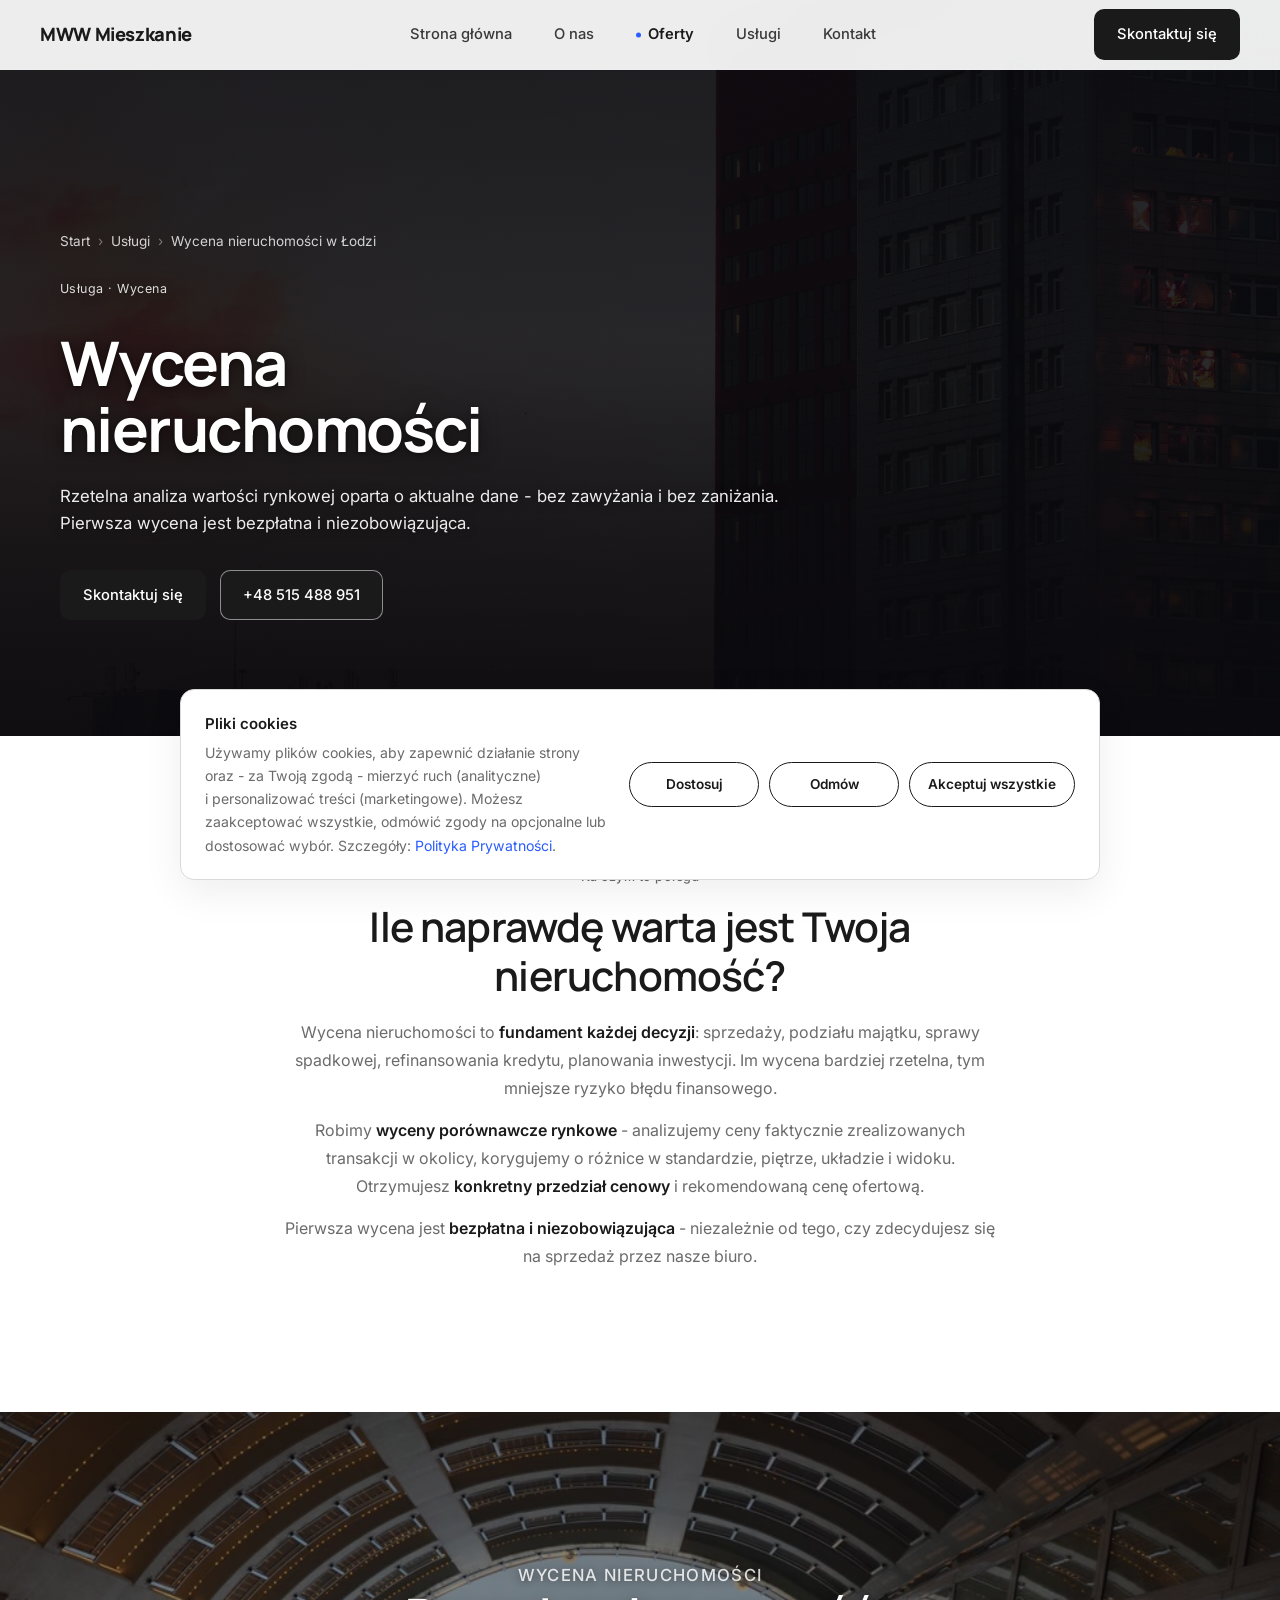
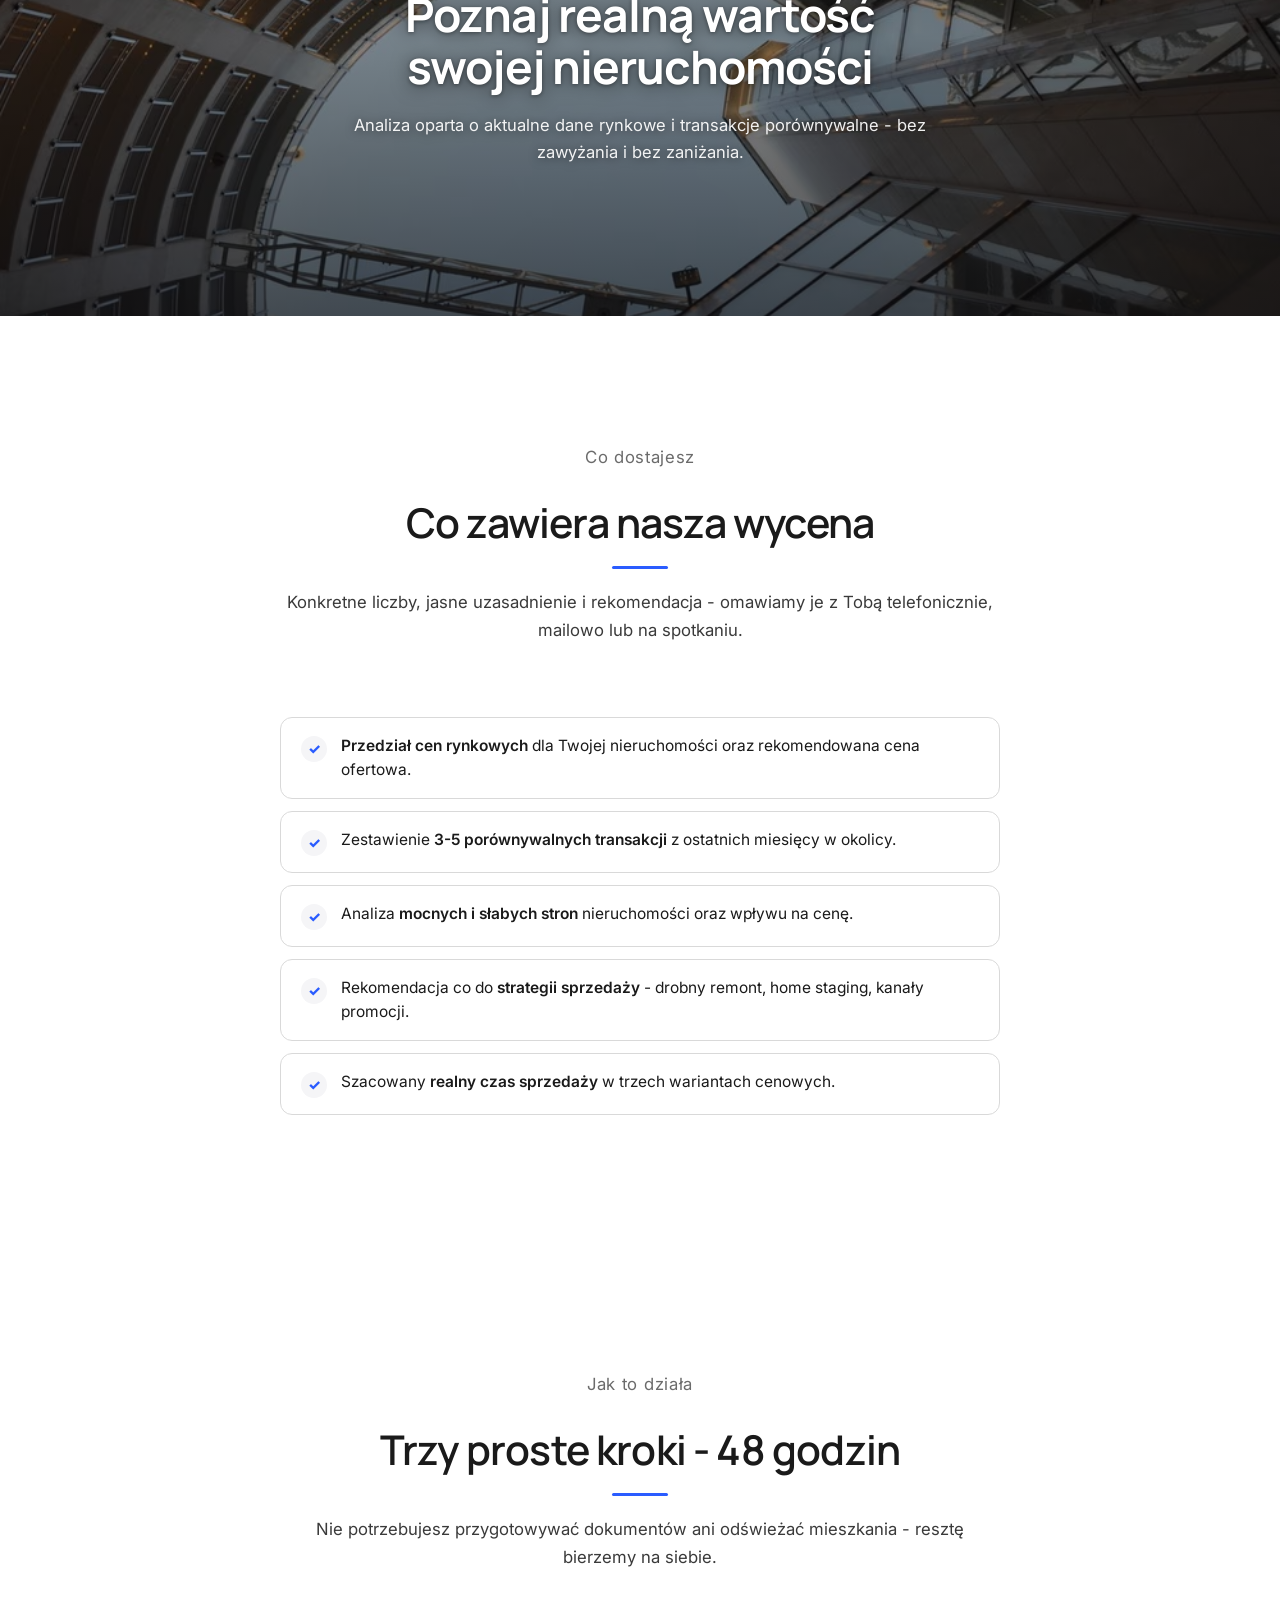
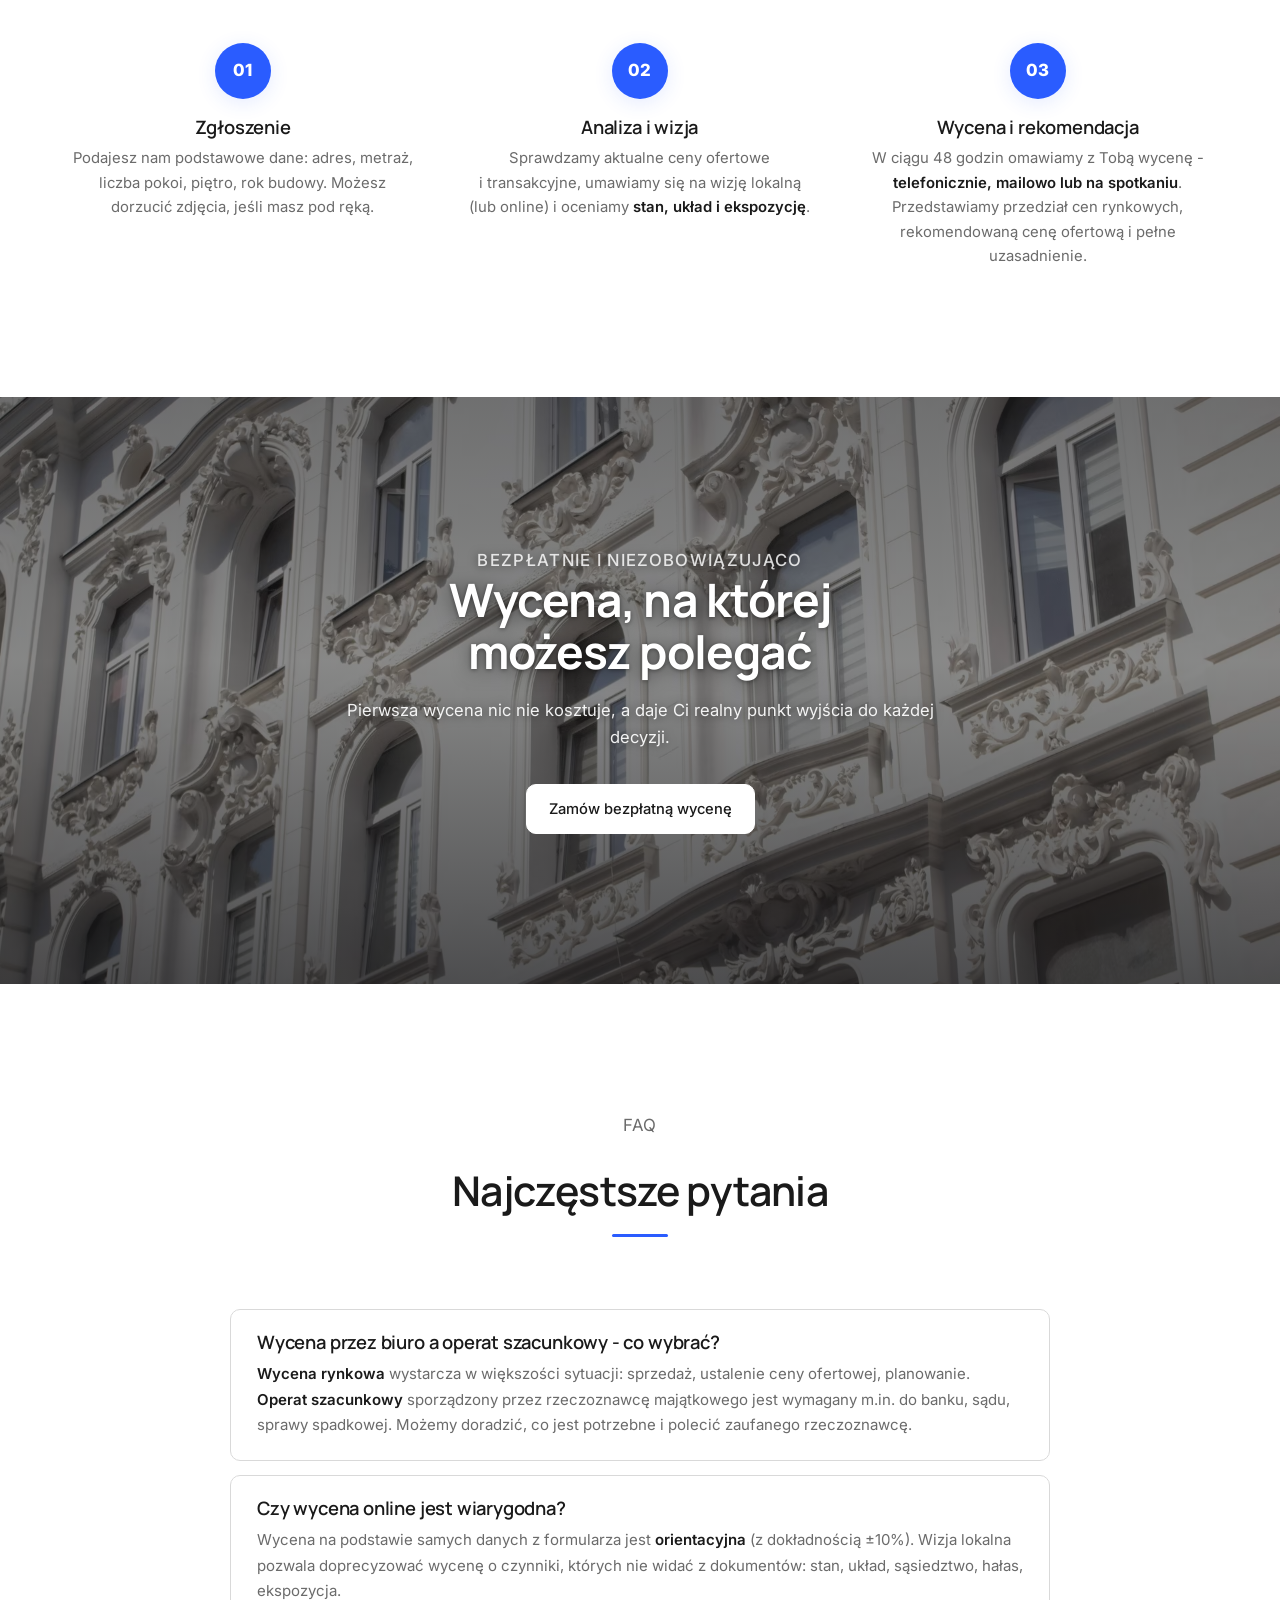
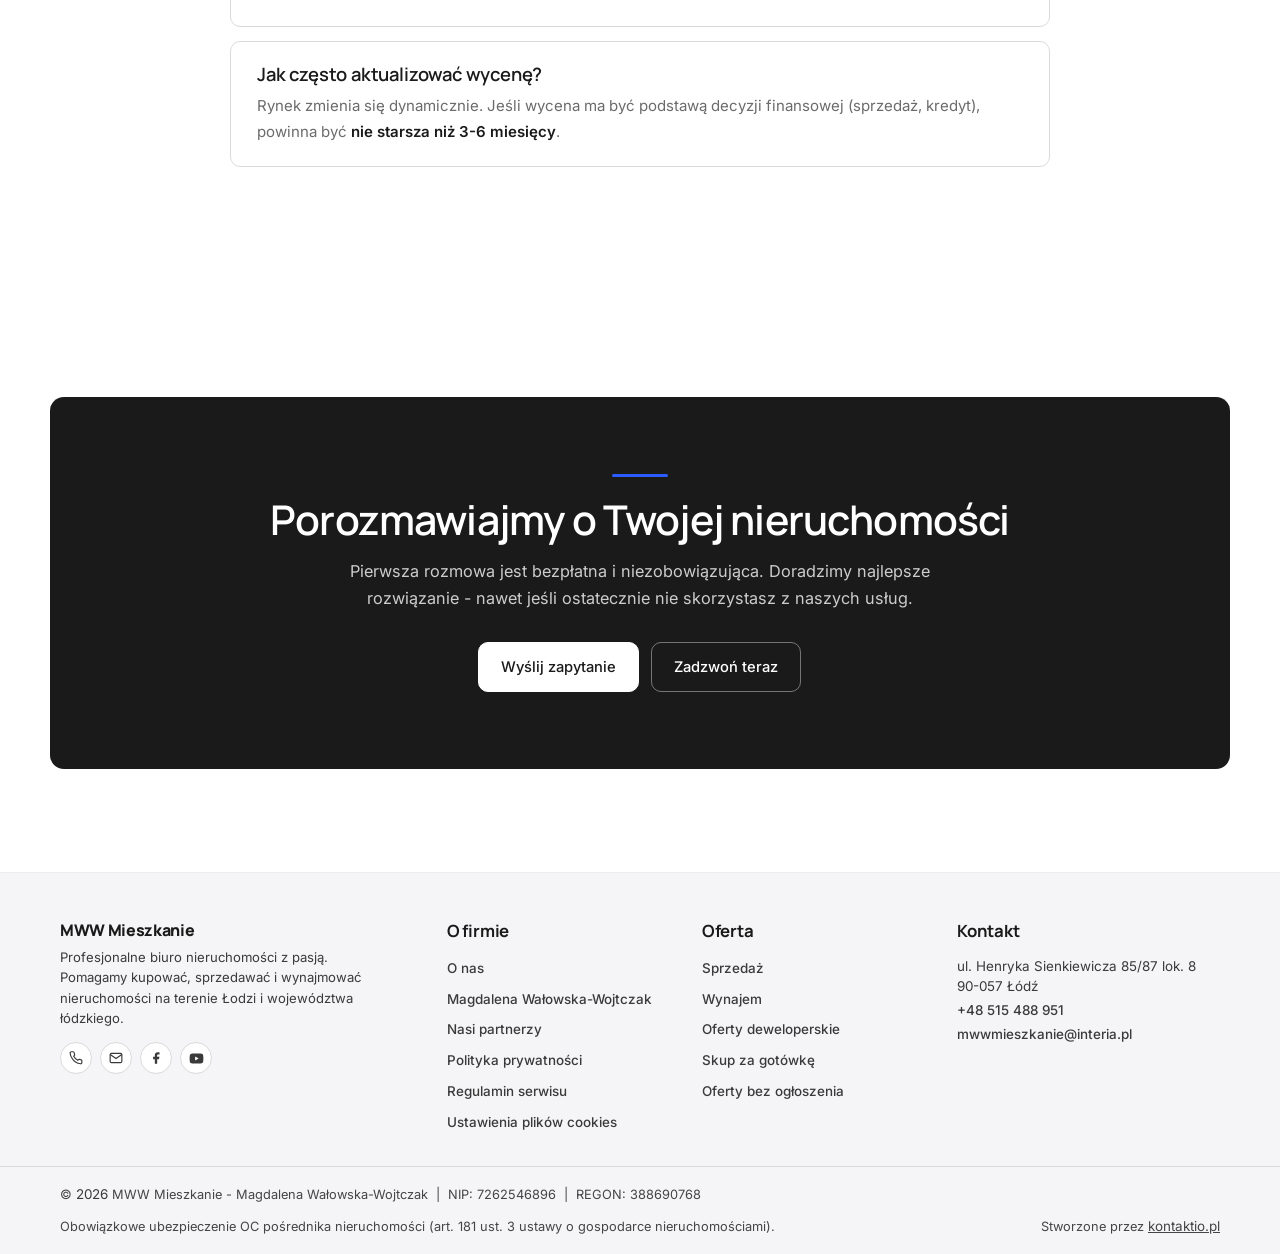
<file: wycena.html>
<!DOCTYPE html>
<html lang="pl">
<head>
  <meta charset="UTF-8">
  <meta name="viewport" content="width=device-width, initial-scale=1.0">
  <meta http-equiv="X-Content-Type-Options" content="nosniff">
  <meta http-equiv="Permissions-Policy" content="camera=(), microphone=(), geolocation=(), interest-cohort=()">
  <meta name="referrer" content="strict-origin-when-cross-origin">
  <meta name="theme-color" content="#FFFFFF">
  <meta name="format-detection" content="telephone=yes,email=yes,address=no">
  <title>Wycena nieruchomości w Łodzi - MWW Mieszkanie Łódź</title>
  <meta name="description" content="Bezpłatna i rzetelna wycena nieruchomości w Łodzi - oparta o aktualne dane rynkowe. Bez zawyżania i bez zaniżania.">
  <meta name="keywords" content="wycena nieruchomości Łódź, bezpłatna wycena mieszkania Łódź, wycena domu Łódź, wycena działki Łódź, analiza rynku nieruchomości Łódź, MWW Mieszkanie">
  <meta name="author" content="MWW Mieszkanie - Magdalena Wałowska-Wojtczak">
  <meta name="robots" content="index, follow, max-image-preview:large, max-snippet:-1, max-video-preview:-1">
  <meta name="googlebot" content="index, follow">
  <meta name="geo.region" content="PL-LD">
  <meta name="geo.placename" content="Łódź">
  <meta name="geo.position" content="51.7592;19.4560">
  <meta name="ICBM" content="51.7592, 19.4560">
  <link rel="canonical" href="https://www.mwwmieszkanie.pl/wycena.html">
  <link rel="alternate" hreflang="pl" href="https://www.mwwmieszkanie.pl/wycena.html">
  <link rel="alternate" hreflang="x-default" href="https://www.mwwmieszkanie.pl/wycena.html">

  <meta property="og:locale" content="pl_PL">
  <meta property="og:site_name" content="MWW Mieszkanie">
  <meta property="og:title" content="Wycena nieruchomości w Łodzi - MWW Mieszkanie Łódź">
  <meta property="og:description" content="Bezpłatna i rzetelna wycena nieruchomości w Łodzi - oparta o aktualne dane rynkowe. Bez zawyżania i bez zaniżania.">
  <meta property="og:type" content="website">
  <meta property="og:url" content="https://www.mwwmieszkanie.pl/wycena.html">
  <meta property="og:image" content="https://www.mwwmieszkanie.pl/images/oferta-wycena.webp">
  <meta property="og:image:type" content="image/webp">
  <meta property="og:image:alt" content="Bezpłatna wycena nieruchomości w Łodzi - MWW Mieszkanie">
  <meta name="twitter:card" content="summary_large_image">
  <meta name="twitter:title" content="Wycena nieruchomości w Łodzi - MWW Mieszkanie Łódź">
  <meta name="twitter:description" content="Bezpłatna i rzetelna wycena nieruchomości w Łodzi - oparta o aktualne dane rynkowe.">
  <meta name="twitter:image" content="https://www.mwwmieszkanie.pl/images/oferta-wycena.webp">
  <link rel="icon" href="data:image/svg+xml;utf8,<svg xmlns='http://www.w3.org/2000/svg' viewBox='0 0 24 24' fill='none' stroke='%230e0e10' stroke-width='2' stroke-linecap='round' stroke-linejoin='round'><path d='M3 22V8L12 2l9 6v14'/><line x1='9' y1='22' x2='9' y2='14'/><line x1='15' y1='22' x2='15' y2='14'/><rect x='9' y='14' width='6' height='8'/></svg>">
  <link rel="apple-touch-icon" href="/images/apple-touch-icon.png">

  <link rel="preconnect" href="https://fonts.googleapis.com">
  <link rel="preconnect" href="https://fonts.gstatic.com" crossorigin>
  <link href="https://fonts.googleapis.com/css2?family=Manrope:wght@400;500;600;700;800&display=swap" rel="stylesheet">
  <link href="https://fonts.googleapis.com/css2?family=Unbounded:wght@600;700;800;900&display=swap" rel="stylesheet">
  <link href="https://fonts.googleapis.com/css2?family=Playfair+Display:ital,wght@0,400;0,500;0,600;0,700;1,400;1,500&family=Inter:wght@300;400;500;600&family=Cormorant+Garamond:ital,wght@0,300;0,400;0,500;1,300;1,400;1,500&display=swap" rel="stylesheet">

  <link rel="stylesheet" href="styles.css">
  <link rel="stylesheet" href="wow-animations.css">
  <link rel="stylesheet" href="redesign.css">

  <script type="application/ld+json">
  {
    "@context": "https://schema.org",
    "@graph": [
      {
        "@type": "Service",
        "@id": "https://www.mwwmieszkanie.pl/wycena.html#service",
        "name": "Wycena nieruchomości w Łodzi",
        "serviceType": "Wycena rynkowa nieruchomości",
        "description": "Bezpłatna i rzetelna wycena mieszkań, domów i działek w Łodzi. Oparta o aktualne dane rynkowe i znajomość lokalnych dzielnic.",
        "url": "https://www.mwwmieszkanie.pl/wycena.html",
        "provider": {"@id": "https://www.mwwmieszkanie.pl/#org"},
        "areaServed": [
          {"@type":"City","name":"Łódź"},
          {"@type":"AdministrativeArea","name":"województwo łódzkie"}
        ],
        "offers": {
          "@type":"Offer",
          "price":"0",
          "priceCurrency":"PLN",
          "description":"Bezpłatna wstępna wycena nieruchomości"
        },
        "audience": {"@type":"Audience","audienceType":"Właściciele nieruchomości"}
      },
      {
        "@type": "RealEstateAgent",
        "@id": "https://www.mwwmieszkanie.pl/#org",
        "name": "MWW Mieszkanie",
        "url": "https://www.mwwmieszkanie.pl/",
        "telephone": "+48515488951",
        "email": "mwwmieszkanie@interia.pl",
        "address": {
          "@type": "PostalAddress",
          "streetAddress": "ul. Henryka Sienkiewicza 85/87 lok. 8",
          "addressLocality": "Łódź",
          "postalCode": "90-057",
          "addressCountry": "PL"
        }
      },
      {
        "@type": "BreadcrumbList",
        "itemListElement": [
          {"@type":"ListItem","position":1,"name":"Strona główna","item":"https://www.mwwmieszkanie.pl/"},
          {"@type":"ListItem","position":2,"name":"Usługi","item":"https://www.mwwmieszkanie.pl/index.html#uslugi"},
          {"@type":"ListItem","position":3,"name":"Wycena nieruchomości","item":"https://www.mwwmieszkanie.pl/wycena.html"}
        ]
      }
    ]
  }
  </script>
  <style id="skip-link-guard">.skip-link{position:absolute!important;left:-9999px!important;top:auto!important}.skip-link:focus{left:0!important;top:0!important}</style>
</head>
<body class="preloading">
<a href="#main" class="skip-link">Przejdź do treści</a>

<div id="preloader" role="status" aria-label="Ładowanie strony MWW Mieszkanie">
  <div class="preloader-inner">
    <div class="preloader-logo">MWW <strong>Mieszkanie</strong></div>
    <div class="preloader-bar"><div class="preloader-fill"></div></div>
    <span class="preloader-text">Biuro nieruchomości - Łódź</span>
  </div>
</div>

<header class="nav" id="nav">
  <a href="index.html" class="logo" aria-label="MWW Mieszkanie - strona główna">MWW <strong>Mieszkanie</strong></a>

  <nav class="nav-links" id="navLinks" role="navigation" aria-label="Nawigacja główna">
    <a href="index.html"           class="nav-link">Strona główna</a>
    <a href="index.html#o-nas"     class="nav-link">O nas</a>
    <a href="oferty.html"          class="nav-link nav-link-featured">Oferty</a>
    <a href="index.html#uslugi"    class="nav-link">Usługi</a>
    <a href="index.html#kontakt"   class="nav-link">Kontakt</a>
  </nav>

  <div class="nav-right">
    <a href="index.html#kontakt" class="btn btn-primary nav-cta">Skontaktuj się</a>
    <button class="hamburger" id="hamburger" aria-label="Otwórz menu" aria-expanded="false" aria-controls="navLinks">
      <span></span><span></span><span></span>
    </button>
  </div>
</header>
<span id="main" tabindex="-1"></span>

<section class="service-hero" aria-labelledby="service-heading">
  <div class="service-hero-bg service-hero-bg--wycena" aria-hidden="true"></div>
  <div class="service-hero-inner reveal">
    <div class="breadcrumbs-light" aria-label="Ścieżka okruszkowa">
      <a href="index.html">Start</a>
      <span class="sep" aria-hidden="true">&rsaquo;</span>
      <a href="index.html#uslugi">Usługi</a>
      <span class="sep" aria-hidden="true">&rsaquo;</span>
      <span aria-current="page">Wycena nieruchomości w Łodzi</span>
    </div>
    <p class="service-hero-eyebrow">Usługa &middot; Wycena</p>
    <h1 id="service-heading">Wycena<br>nieruchomości</h1>
    <p class="lead">Rzetelna analiza wartości rynkowej oparta o aktualne dane - bez zawyżania i bez zaniżania. Pierwsza wycena jest bezpłatna i niezobowiązująca.</p>
    <div class="service-hero-actions">
      <a href="index.html#kontakt" class="btn btn-primary">Skontaktuj się</a>
      <a href="tel:+48515488951" class="btn btn-ghost-light">+48&nbsp;515&nbsp;488&nbsp;951</a>
    </div>
  </div>
</section>

<section class="service-intro service-intro--centered" aria-labelledby="intro-heading">
  <div class="container">
    <div class="text reveal">
      <p class="eyebrow">Na czym to polega</p>
      <h2 id="intro-heading">Ile naprawdę warta jest Twoja nieruchomość?</h2>
        <p>Wycena nieruchomości to <strong>fundament każdej decyzji</strong>: sprzedaży, podziału majątku, sprawy spadkowej, refinansowania kredytu, planowania inwestycji. Im wycena bardziej rzetelna, tym mniejsze ryzyko błędu finansowego.</p>
        <p>Robimy <strong>wyceny porównawcze rynkowe</strong> - analizujemy ceny faktycznie zrealizowanych transakcji w&nbsp;okolicy, korygujemy o&nbsp;różnice w&nbsp;standardzie, piętrze, układzie i&nbsp;widoku. Otrzymujesz <strong>konkretny przedział cenowy</strong> i&nbsp;rekomendowaną cenę ofertową.</p>
        <p>Pierwsza wycena jest <strong>bezpłatna i&nbsp;niezobowiązująca</strong> - niezależnie od tego, czy zdecydujesz się na sprzedaż przez nasze biuro.</p>
    </div>
  </div>
</section>

<section class="photo-band photo-band--atrium" aria-label="Wycena nieruchomości w Łodzi">
  <div class="photo-band-inner reveal">
    <p class="photo-band-eyebrow">Wycena nieruchomości</p>
    <h2>Poznaj realną wartość swojej nieruchomości</h2>
    <p>Analiza oparta o&nbsp;aktualne dane rynkowe i&nbsp;transakcje porównywalne - bez zawyżania i&nbsp;bez zaniżania.</p>
  </div>
</section>

<section class="service-benefits" aria-labelledby="includes-heading">
  <div class="container">
    <div class="section-header section-header-center reveal">
      <p class="eyebrow">Co dostajesz</p>
      <h2 id="includes-heading">Co zawiera nasza wycena</h2>
      <p class="section-desc">Konkretne liczby, jasne uzasadnienie i&nbsp;rekomendacja - omawiamy je z&nbsp;Tobą telefonicznie, mailowo lub na spotkaniu.</p>
    </div>
    <ul class="checklist reveal">
      <li><span><strong>Przedział cen rynkowych</strong> dla Twojej nieruchomości oraz rekomendowana cena ofertowa.</span></li>
      <li><span>Zestawienie <strong>3-5 porównywalnych transakcji</strong> z&nbsp;ostatnich miesięcy w&nbsp;okolicy.</span></li>
      <li><span>Analiza <strong>mocnych i&nbsp;słabych stron</strong> nieruchomości oraz wpływu na cenę.</span></li>
      <li><span>Rekomendacja co do <strong>strategii sprzedaży</strong> - drobny remont, home staging, kanały promocji.</span></li>
      <li><span>Szacowany <strong>realny czas sprzedaży</strong> w&nbsp;trzech wariantach cenowych.</span></li>
    </ul>
  </div>
</section>

<section class="service-howto" aria-labelledby="howto-heading">
  <div class="container">
    <div class="section-header section-header-center reveal">
      <p class="eyebrow">Jak to działa</p>
      <h2 id="howto-heading">Trzy proste kroki - 48 godzin</h2>
      <p class="section-desc">Nie potrzebujesz przygotowywać dokumentów ani odświeżać mieszkania - resztę bierzemy na siebie.</p>
    </div>
    <div class="howto-row">
      <div class="howto-step reveal">
        <div class="num">01</div>
        <h3>Zgłoszenie</h3>
        <p>Podajesz nam podstawowe dane: adres, metraż, liczba pokoi, piętro, rok budowy. Możesz dorzucić zdjęcia, jeśli masz pod ręką.</p>
      </div>
      <div class="howto-step reveal">
        <div class="num">02</div>
        <h3>Analiza i&nbsp;wizja</h3>
        <p>Sprawdzamy aktualne ceny ofertowe i&nbsp;transakcyjne, umawiamy się na wizję lokalną (lub online) i&nbsp;oceniamy <strong>stan, układ i&nbsp;ekspozycję</strong>.</p>
      </div>
      <div class="howto-step reveal">
        <div class="num">03</div>
        <h3>Wycena i&nbsp;rekomendacja</h3>
        <p>W&nbsp;ciągu 48 godzin omawiamy z&nbsp;Tobą wycenę - <strong>telefonicznie, mailowo lub na spotkaniu</strong>. Przedstawiamy przedział cen rynkowych, rekomendowaną cenę ofertową i&nbsp;pełne uzasadnienie.</p>
      </div>
    </div>
  </div>
</section>

<section class="photo-band photo-band--panorama" aria-label="Bezpłatna wycena nieruchomości">
  <div class="photo-band-inner reveal">
    <p class="photo-band-eyebrow">Bezpłatnie i&nbsp;niezobowiązująco</p>
    <h2>Wycena, na której możesz polegać</h2>
    <p>Pierwsza wycena nic nie kosztuje, a&nbsp;daje Ci realny punkt wyjścia do każdej decyzji.</p>
    <div class="photo-band-actions">
      <a href="index.html#kontakt" class="btn btn-primary">Zamów bezpłatną wycenę</a>
    </div>
  </div>
</section>

<section class="service-faq" aria-labelledby="faq-heading">
  <div class="container">
    <div class="section-header section-header-center reveal">
      <p class="eyebrow">FAQ</p>
      <h2 id="faq-heading">Najczęstsze pytania</h2>
    </div>
    <div class="faq-list">
      <div class="faq-item reveal">
        <h3>Wycena przez biuro a&nbsp;operat szacunkowy - co wybrać?</h3>
        <p><strong>Wycena rynkowa</strong> wystarcza w&nbsp;większości sytuacji: sprzedaż, ustalenie ceny ofertowej, planowanie. <strong>Operat szacunkowy</strong> sporządzony przez rzeczoznawcę majątkowego jest wymagany m.in. do banku, sądu, sprawy spadkowej. Możemy doradzić, co jest potrzebne i&nbsp;polecić zaufanego rzeczoznawcę.</p>
      </div>
      <div class="faq-item reveal">
        <h3>Czy wycena online jest wiarygodna?</h3>
        <p>Wycena na podstawie samych danych z&nbsp;formularza jest <strong>orientacyjna</strong> (z&nbsp;dokładnością &plusmn;10%). Wizja lokalna pozwala doprecyzować wycenę o&nbsp;czynniki, których nie widać z&nbsp;dokumentów: stan, układ, sąsiedztwo, hałas, ekspozycja.</p>
      </div>
      <div class="faq-item reveal">
        <h3>Jak często aktualizować wycenę?</h3>
        <p>Rynek zmienia się dynamicznie. Jeśli wycena ma być podstawą decyzji finansowej (sprzedaż, kredyt), powinna być <strong>nie starsza niż 3-6 miesięcy</strong>.</p>
      </div>
    </div>
  </div>
</section>

<section class="service-cta" aria-labelledby="cta-heading">
  <div class="container reveal">
    <h2 id="cta-heading">Porozmawiajmy o&nbsp;Twojej nieruchomości</h2>
    <p>Pierwsza rozmowa jest bezpłatna i&nbsp;niezobowiązująca. Doradzimy najlepsze rozwiązanie - nawet jeśli ostatecznie nie skorzystasz z&nbsp;naszych usług.</p>
    <div class="service-cta-actions">
      <a href="index.html#kontakt" class="btn btn-primary">Wyślij zapytanie</a>
      <a href="tel:+48515488951" class="btn btn-ghost-light">Zadzwoń teraz</a>
    </div>
  </div>
</section>

<footer class="footer" role="contentinfo">
  <div class="footer-top">
    <div class="container footer-grid">

      <div class="footer-brand">
        <div class="footer-logo">MWW <strong>Mieszkanie</strong></div>
        <p>Profesjonalne biuro nieruchomości z&nbsp;pasją. Pomagamy kupować, sprzedawać i&nbsp;wynajmować nieruchomości na terenie Łodzi i&nbsp;województwa łódzkiego.</p>
        <div class="footer-social">
          <a href="tel:+48515488951" class="social-btn" aria-label="Zadzwoń"><svg width="14" height="14" viewBox="0 0 24 24" fill="none" stroke="currentColor" stroke-width="2" stroke-linecap="round" stroke-linejoin="round" aria-hidden="true"><path d="M22 16.92v3a2 2 0 0 1-2.18 2 19.79 19.79 0 0 1-8.63-3.07A19.5 19.5 0 0 1 4.99 12a19.79 19.79 0 0 1-3.07-8.67A2 2 0 0 1 3.9 1.27h3a2 2 0 0 1 2 1.72c.127.96.361 1.903.7 2.81a2 2 0 0 1-.45 2.11L8.09 9a16 16 0 0 0 6.91 6.91l1.09-1.08a2 2 0 0 1 2.11-.45c.907.339 1.85.573 2.81.7A2 2 0 0 1 22 16.92z"/></svg></a>
          <a href="mailto:mwwmieszkanie@interia.pl" class="social-btn" aria-label="E-mail"><svg width="14" height="14" viewBox="0 0 24 24" fill="none" stroke="currentColor" stroke-width="2" aria-hidden="true"><path d="M4 4h16c1.1 0 2 .9 2 2v12c0 1.1-.9 2-2 2H4c-1.1 0-2-.9-2-2V6c0-1.1.9-2 2-2z"/><polyline points="22,6 12,13 2,6"/></svg></a>
          <a href="https://www.facebook.com/MWWMieszkanie/" target="_blank" rel="noopener noreferrer" class="social-btn" aria-label="Facebook"><svg width="14" height="14" viewBox="0 0 24 24" fill="currentColor" aria-hidden="true"><path d="M18 2h-3a5 5 0 0 0-5 5v3H7v4h3v8h4v-8h3l1-4h-4V7a1 1 0 0 1 1-1h3z"/></svg></a>
          <a href="https://www.youtube.com/mwwmieszkanie" target="_blank" rel="noopener noreferrer" class="social-btn" aria-label="YouTube"><svg width="15" height="15" viewBox="0 0 24 24" aria-hidden="true"><path fill="currentColor" d="M22.54 6.42a2.78 2.78 0 0 0-1.95-1.96C18.88 4 12 4 12 4s-6.88 0-8.59.46A2.78 2.78 0 0 0 1.46 6.42 29 29 0 0 0 1 12a29 29 0 0 0 .46 5.58 2.78 2.78 0 0 0 1.95 1.96C5.12 20 12 20 12 20s6.88 0 8.59-.46a2.78 2.78 0 0 0 1.95-1.96A29 29 0 0 0 23 12a29 29 0 0 0-.46-5.58z"/><polygon points="9.75 15.02 15.5 12 9.75 8.98 9.75 15.02" fill="#ffffff"/></svg></a>
        </div>
      </div>

      <div class="footer-col">
        <h3>O firmie</h3>
        <ul>
          <li><a href="index.html#o-nas">O nas</a></li>
          <li><a href="index.html#agent">Magdalena Wałowska-Wojtczak</a></li>
          <li><a href="index.html#partnerzy">Nasi partnerzy</a></li>
          <li><a href="polityka-prywatnosci.html">Polityka prywatności</a></li>
          <li><a href="regulamin.html">Regulamin serwisu</a></li>
          <li><a href="#" data-cookie-settings>Ustawienia plików cookies</a></li>
        </ul>
      </div>

      <div class="footer-col">
        <h3>Oferta</h3>
        <ul>
          <li><a href="sprzedaz.html">Sprzedaż</a></li>
          <li><a href="wynajem.html">Wynajem</a></li>
          <li><a href="deweloperskie.html">Oferty deweloperskie</a></li>
          <li><a href="skup.html">Skup za gotówkę</a></li>
          <li><a href="off-market.html">Oferty bez ogłoszenia</a></li>
        </ul>
      </div>

      <div class="footer-col">
        <h3>Kontakt</h3>
        <address class="footer-address" aria-label="Adres biura MWW Mieszkanie">
          <p>ul. Henryka Sienkiewicza 85/87 lok.&nbsp;8<br>90-057 Łódź</p>
          <p><a href="tel:+48515488951">+48 515 488 951</a></p>
          <p><a href="mailto:mwwmieszkanie@interia.pl">mwwmieszkanie@interia.pl</a></p>
        </address>
      </div>

    </div>
  </div>

  <div class="footer-bottom">
    <div class="container footer-bottom-inner">
      <p>&copy; <span id="copyright-year">2026</span> MWW Mieszkanie - Magdalena Wałowska-Wojtczak &nbsp;|&nbsp; NIP: 7262546896 &nbsp;|&nbsp; REGON: 388690768</p>
      <p>Obowiązkowe ubezpieczenie OC pośrednika nieruchomości (art. 181 ust. 3 ustawy o gospodarce nieruchomościami).</p>
      <p>Stworzone przez <a href="https://kontaktio.pl" target="_blank" rel="noopener noreferrer" style="color:inherit;text-decoration:underline">kontaktio.pl</a></p>
    </div>
  </div>
</footer>


<script src="mww-shield.js" defer></script>
<script src="prefs.js" defer></script>
<script src="script.js" defer></script>

<script src="wow-animations.js" defer></script>

</body>
</html>
</file>
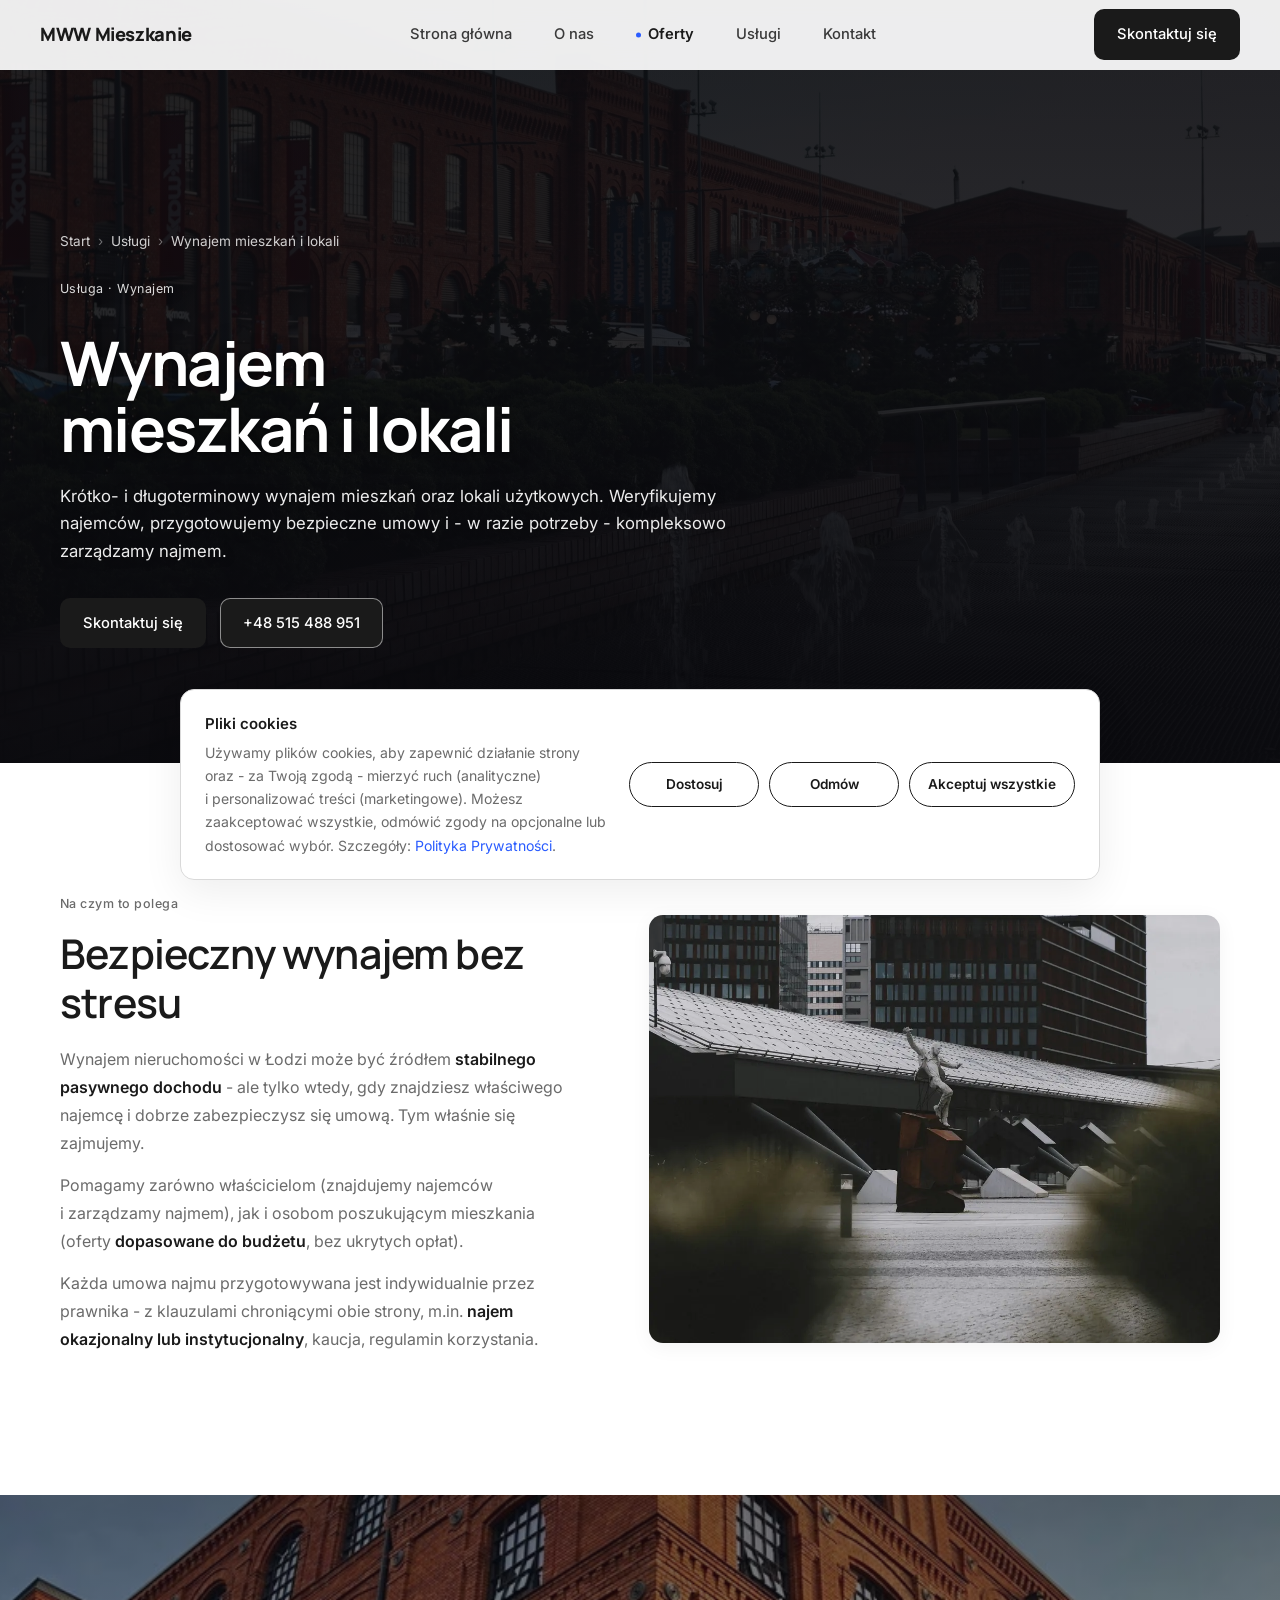
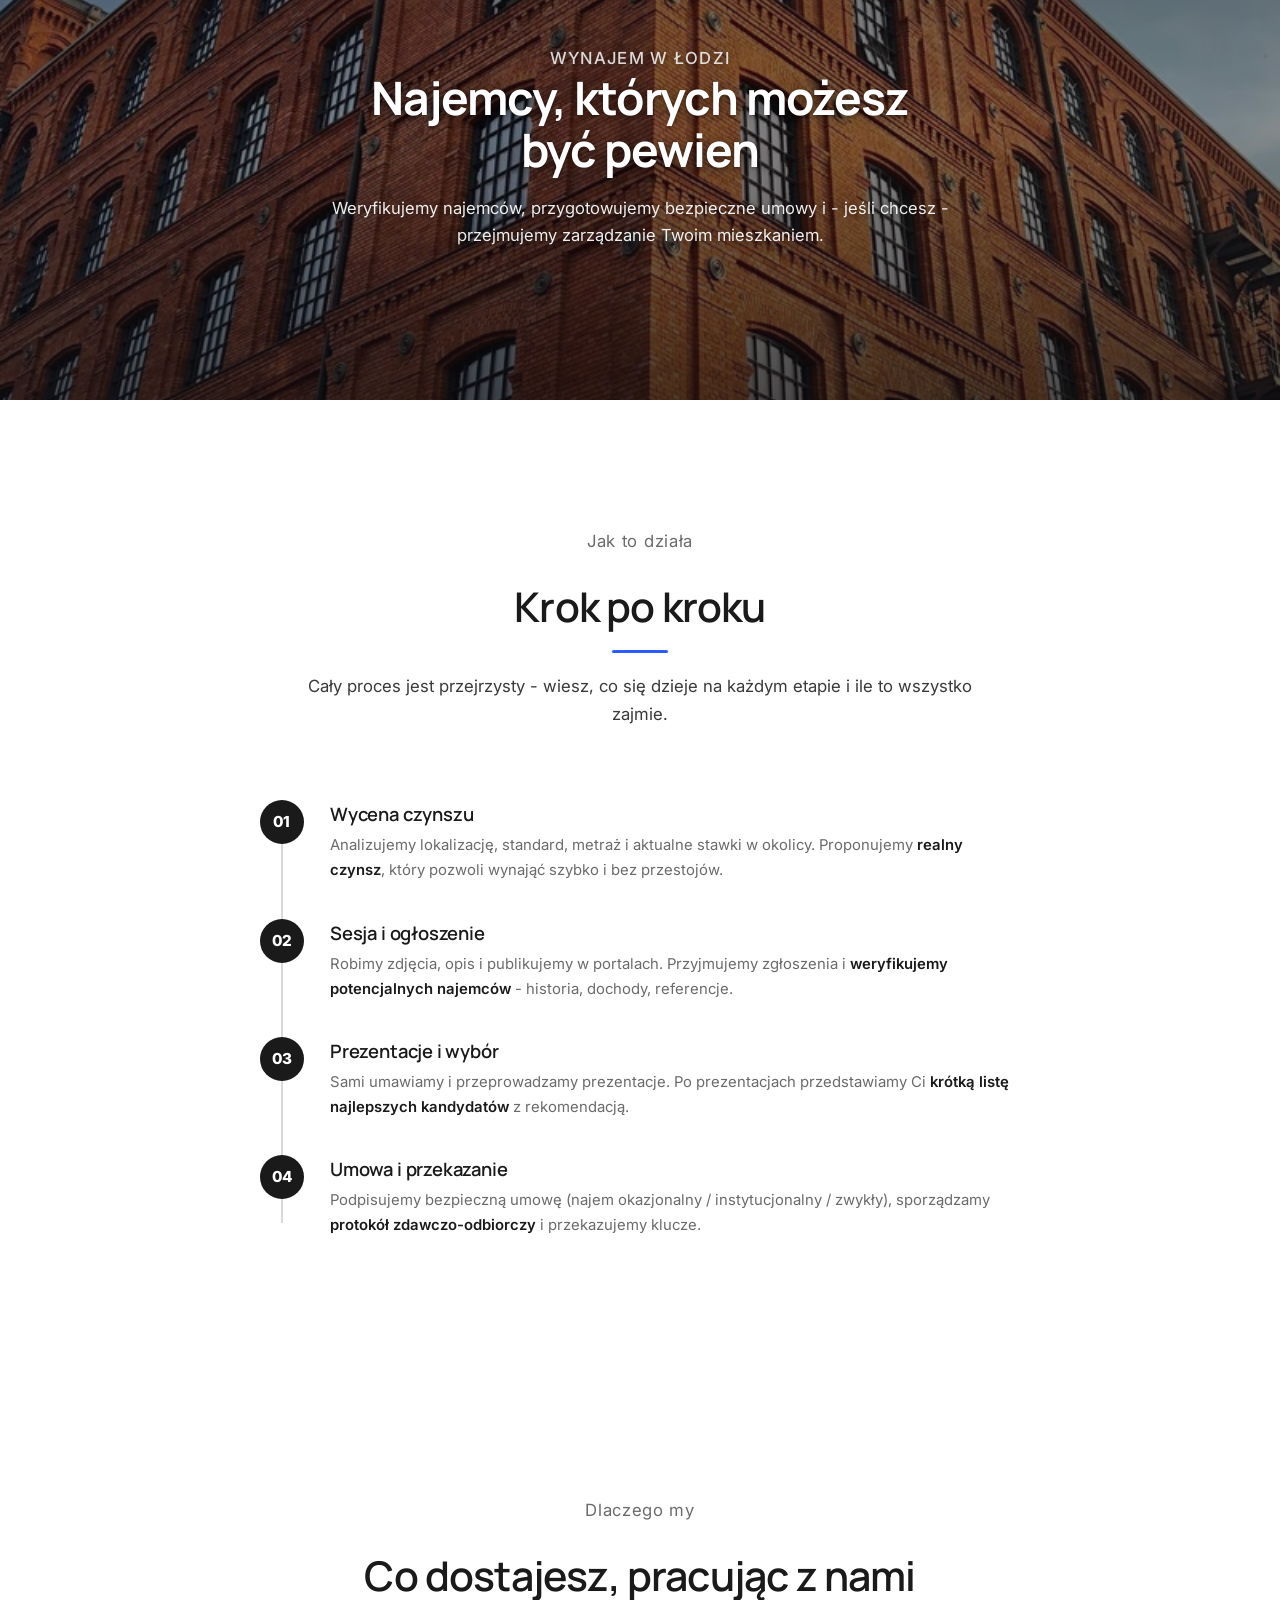
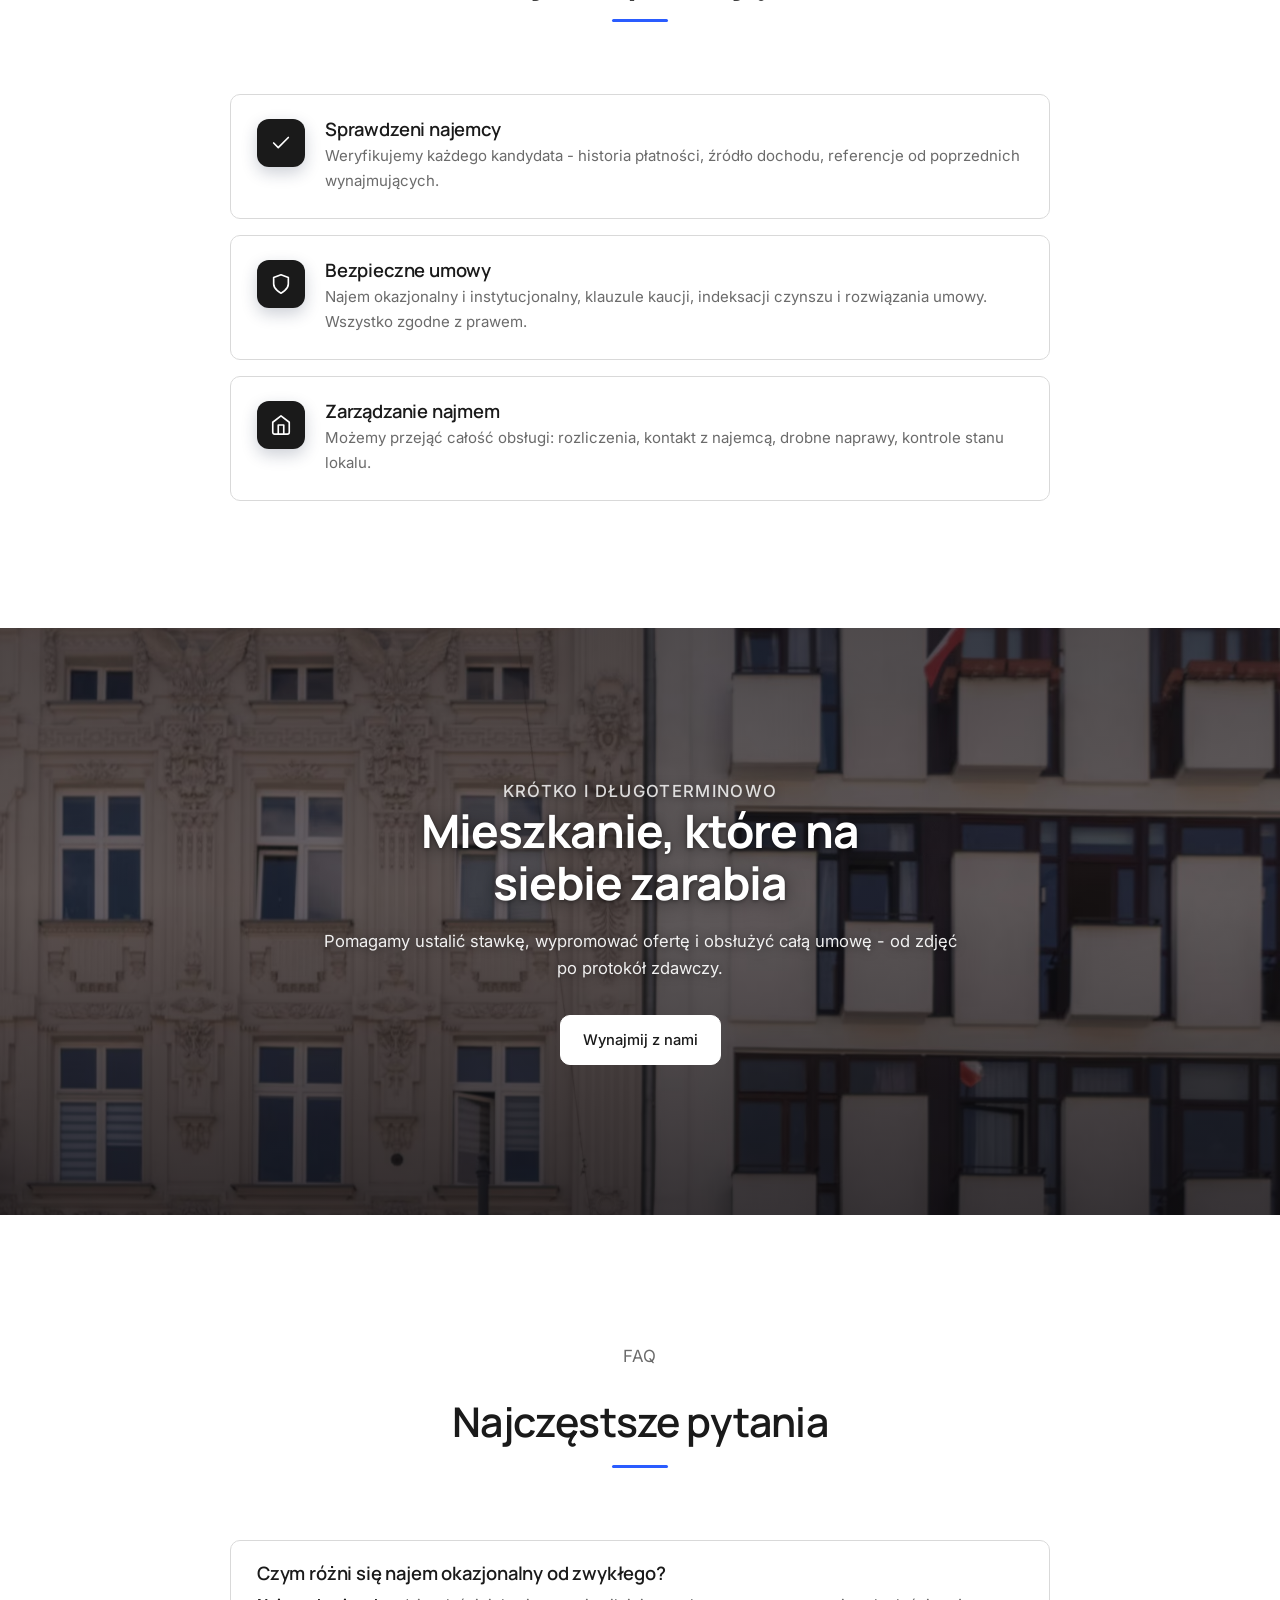
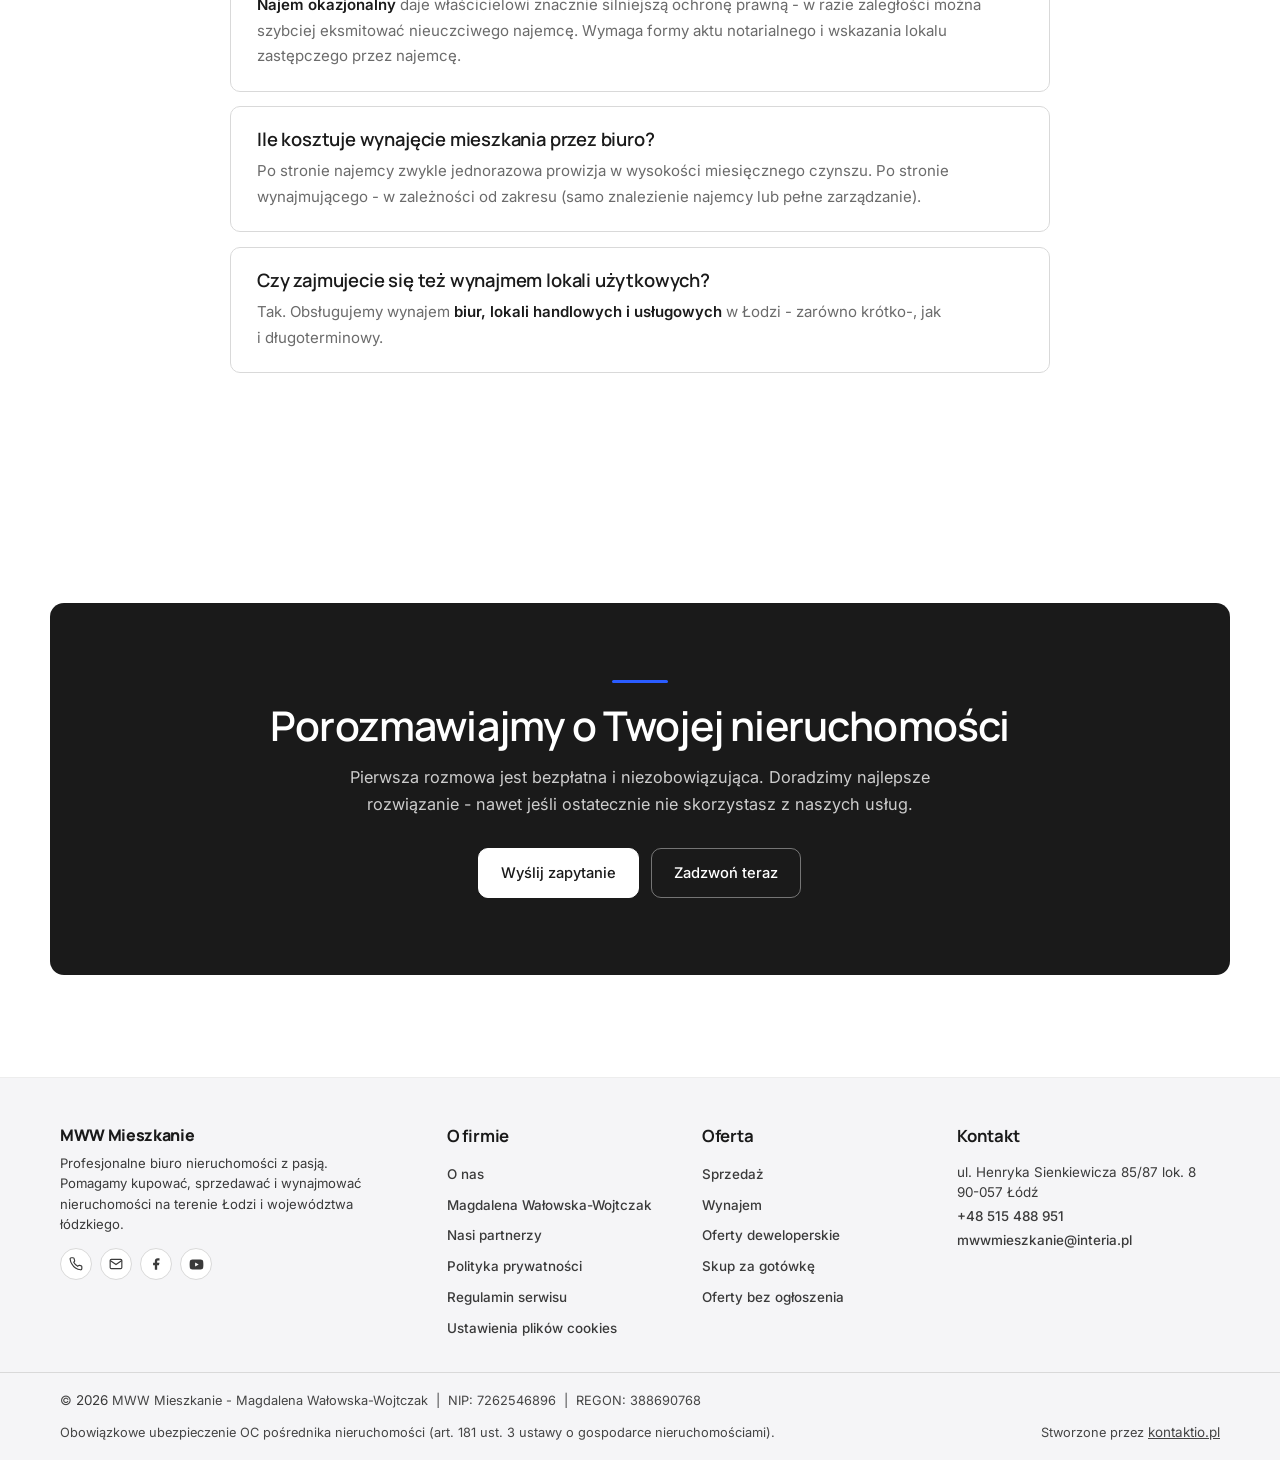
<file: wynajem.html>
<!DOCTYPE html>
<html lang="pl">
<head>
  <meta charset="UTF-8">
  <meta name="viewport" content="width=device-width, initial-scale=1.0">
  <meta http-equiv="X-Content-Type-Options" content="nosniff">
  <meta http-equiv="Permissions-Policy" content="camera=(), microphone=(), geolocation=(), interest-cohort=()">
  <meta name="referrer" content="strict-origin-when-cross-origin">
  <meta name="theme-color" content="#FFFFFF">
  <meta name="format-detection" content="telephone=yes,email=yes,address=no">
  <title>Wynajem mieszkań i lokali - MWW Mieszkanie Łódź</title>
  <meta name="description" content="Krótko- i długoterminowy wynajem mieszkań i lokali w Łodzi. Weryfikacja najemców, bezpieczne umowy, zarządzanie najmem.">
  <meta name="keywords" content="wynajem mieszkań Łódź, wynajem lokali Łódź, najem długoterminowy Łódź, najem krótkoterminowy Łódź, zarządzanie najmem Łódź, biuro nieruchomości Łódź, MWW Mieszkanie">
  <meta name="author" content="MWW Mieszkanie - Magdalena Wałowska-Wojtczak">
  <meta name="robots" content="index, follow, max-image-preview:large, max-snippet:-1, max-video-preview:-1">
  <meta name="googlebot" content="index, follow">
  <meta name="geo.region" content="PL-LD">
  <meta name="geo.placename" content="Łódź">
  <meta name="geo.position" content="51.7592;19.4560">
  <meta name="ICBM" content="51.7592, 19.4560">
  <link rel="canonical" href="https://www.mwwmieszkanie.pl/wynajem.html">
  <link rel="alternate" hreflang="pl" href="https://www.mwwmieszkanie.pl/wynajem.html">
  <link rel="alternate" hreflang="x-default" href="https://www.mwwmieszkanie.pl/wynajem.html">

  <meta property="og:locale" content="pl_PL">
  <meta property="og:site_name" content="MWW Mieszkanie">
  <meta property="og:title" content="Wynajem mieszkań i lokali - MWW Mieszkanie Łódź">
  <meta property="og:description" content="Krótko- i długoterminowy wynajem mieszkań i lokali w Łodzi. Weryfikacja najemców, bezpieczne umowy, zarządzanie najmem.">
  <meta property="og:type" content="website">
  <meta property="og:url" content="https://www.mwwmieszkanie.pl/wynajem.html">
  <meta property="og:image" content="https://www.mwwmieszkanie.pl/images/oferta-wynajem.webp">
  <meta property="og:image:type" content="image/webp">
  <meta property="og:image:alt" content="Wynajem mieszkań i lokali w Łodzi - MWW Mieszkanie">
  <meta name="twitter:card" content="summary_large_image">
  <meta name="twitter:title" content="Wynajem mieszkań i lokali - MWW Mieszkanie Łódź">
  <meta name="twitter:description" content="Krótko- i długoterminowy wynajem mieszkań i lokali w Łodzi. Weryfikacja najemców, bezpieczne umowy.">
  <meta name="twitter:image" content="https://www.mwwmieszkanie.pl/images/oferta-wynajem.webp">
  <link rel="icon" href="data:image/svg+xml;utf8,<svg xmlns='http://www.w3.org/2000/svg' viewBox='0 0 24 24' fill='none' stroke='%230e0e10' stroke-width='2' stroke-linecap='round' stroke-linejoin='round'><path d='M3 22V8L12 2l9 6v14'/><line x1='9' y1='22' x2='9' y2='14'/><line x1='15' y1='22' x2='15' y2='14'/><rect x='9' y='14' width='6' height='8'/></svg>">
  <link rel="apple-touch-icon" href="/images/apple-touch-icon.png">

  <link rel="preconnect" href="https://fonts.googleapis.com">
  <link rel="preconnect" href="https://fonts.gstatic.com" crossorigin>
  <link href="https://fonts.googleapis.com/css2?family=Manrope:wght@400;500;600;700;800&display=swap" rel="stylesheet">
  <link href="https://fonts.googleapis.com/css2?family=Unbounded:wght@600;700;800;900&display=swap" rel="stylesheet">
  <link href="https://fonts.googleapis.com/css2?family=Playfair+Display:ital,wght@0,400;0,500;0,600;0,700;1,400;1,500&family=Inter:wght@300;400;500;600&family=Cormorant+Garamond:ital,wght@0,300;0,400;0,500;1,300;1,400;1,500&display=swap" rel="stylesheet">

  <link rel="stylesheet" href="styles.css">
  <link rel="stylesheet" href="wow-animations.css">
  <link rel="stylesheet" href="redesign.css">

  <script type="application/ld+json">
  {
    "@context": "https://schema.org",
    "@graph": [
      {
        "@type": "Service",
        "@id": "https://www.mwwmieszkanie.pl/wynajem.html#service",
        "name": "Wynajem mieszkań i lokali w Łodzi",
        "serviceType": "Pośrednictwo w wynajmie nieruchomości",
        "description": "Krótko- i długoterminowy wynajem mieszkań i lokali w Łodzi. Weryfikacja najemców, bezpieczne umowy, zarządzanie najmem.",
        "url": "https://www.mwwmieszkanie.pl/wynajem.html",
        "provider": {"@id": "https://www.mwwmieszkanie.pl/#org"},
        "areaServed": [
          {"@type":"City","name":"Łódź"},
          {"@type":"AdministrativeArea","name":"województwo łódzkie"}
        ],
        "audience": {"@type":"Audience","audienceType":"Wynajmujący i najemcy"}
      },
      {
        "@type": "RealEstateAgent",
        "@id": "https://www.mwwmieszkanie.pl/#org",
        "name": "MWW Mieszkanie",
        "url": "https://www.mwwmieszkanie.pl/",
        "telephone": "+48515488951",
        "email": "mwwmieszkanie@interia.pl",
        "address": {
          "@type": "PostalAddress",
          "streetAddress": "ul. Henryka Sienkiewicza 85/87 lok. 8",
          "addressLocality": "Łódź",
          "postalCode": "90-057",
          "addressCountry": "PL"
        }
      },
      {
        "@type": "BreadcrumbList",
        "itemListElement": [
          {"@type":"ListItem","position":1,"name":"Strona główna","item":"https://www.mwwmieszkanie.pl/"},
          {"@type":"ListItem","position":2,"name":"Usługi","item":"https://www.mwwmieszkanie.pl/index.html#uslugi"},
          {"@type":"ListItem","position":3,"name":"Wynajem mieszkań i lokali","item":"https://www.mwwmieszkanie.pl/wynajem.html"}
        ]
      }
    ]
  }
  </script>
  <style id="skip-link-guard">.skip-link{position:absolute!important;left:-9999px!important;top:auto!important}.skip-link:focus{left:0!important;top:0!important}</style>
</head>
<body class="preloading">
<a href="#main" class="skip-link">Przejdź do treści</a>

<div id="preloader" role="status" aria-label="Ładowanie strony MWW Mieszkanie">
  <div class="preloader-inner">
    <div class="preloader-logo">MWW <strong>Mieszkanie</strong></div>
    <div class="preloader-bar"><div class="preloader-fill"></div></div>
    <span class="preloader-text">Biuro nieruchomości - Łódź</span>
  </div>
</div>

<header class="nav" id="nav">
  <a href="index.html" class="logo" aria-label="MWW Mieszkanie - strona główna">MWW <strong>Mieszkanie</strong></a>

  <nav class="nav-links" id="navLinks" role="navigation" aria-label="Nawigacja główna">
    <a href="index.html"           class="nav-link">Strona główna</a>
    <a href="index.html#o-nas"     class="nav-link">O nas</a>
    <a href="oferty.html"          class="nav-link nav-link-featured">Oferty</a>
    <a href="index.html#uslugi"    class="nav-link">Usługi</a>
    <a href="index.html#kontakt"   class="nav-link">Kontakt</a>
  </nav>

  <div class="nav-right">
    <a href="index.html#kontakt" class="btn btn-primary nav-cta">Skontaktuj się</a>
    <button class="hamburger" id="hamburger" aria-label="Otwórz menu" aria-expanded="false" aria-controls="navLinks">
      <span></span><span></span><span></span>
    </button>
  </div>
</header>
<span id="main" tabindex="-1"></span>

<section class="service-hero" aria-labelledby="service-heading">
  <div class="service-hero-bg service-hero-bg--wynajem" aria-hidden="true"></div>
  <div class="service-hero-inner reveal">
    <div class="breadcrumbs-light" aria-label="Ścieżka okruszkowa">
      <a href="index.html">Start</a>
      <span class="sep" aria-hidden="true">&rsaquo;</span>
      <a href="index.html#uslugi">Usługi</a>
      <span class="sep" aria-hidden="true">&rsaquo;</span>
      <span aria-current="page">Wynajem mieszkań i lokali</span>
    </div>
    <p class="service-hero-eyebrow">Usługa &middot; Wynajem</p>
    <h1 id="service-heading">Wynajem<br>mieszkań i&nbsp;lokali</h1>
    <p class="lead">Krótko- i długoterminowy wynajem mieszkań oraz lokali użytkowych. Weryfikujemy najemców, przygotowujemy bezpieczne umowy i - w razie potrzeby - kompleksowo zarządzamy najmem.</p>
    <div class="service-hero-actions">
      <a href="index.html#kontakt" class="btn btn-primary">Skontaktuj się</a>
      <a href="tel:+48515488951" class="btn btn-ghost-light">+48&nbsp;515&nbsp;488&nbsp;951</a>
    </div>
  </div>
</section>

<section class="service-intro" aria-labelledby="intro-heading">
  <div class="container">
    <div class="text reveal reveal-right">
      <p class="eyebrow">Na czym to polega</p>
      <h2 id="intro-heading">Bezpieczny wynajem bez stresu</h2>
        <p>Wynajem nieruchomości w&nbsp;Łodzi może być źródłem <strong>stabilnego pasywnego dochodu</strong> - ale tylko wtedy, gdy znajdziesz właściwego najemcę i&nbsp;dobrze zabezpieczysz się umową. Tym właśnie się zajmujemy.</p>
        <p>Pomagamy zarówno właścicielom (znajdujemy najemców i&nbsp;zarządzamy najmem), jak i&nbsp;osobom poszukującym mieszkania (oferty <strong>dopasowane do budżetu</strong>, bez ukrytych opłat).</p>
        <p>Każda umowa najmu przygotowywana jest indywidualnie przez prawnika - z&nbsp;klauzulami chroniącymi obie strony, m.in. <strong>najem okazjonalny lub instytucjonalny</strong>, kaucja, regulamin korzystania.</p>
    </div>
    <div class="visual service-visual--wynajem reveal reveal-left" role="img" aria-label="Wynajem mieszkań i lokali"></div>
  </div>
</section>

<section class="photo-band photo-band--brick" aria-label="Wynajem nieruchomości w Łodzi">
  <div class="photo-band-inner reveal">
    <p class="photo-band-eyebrow">Wynajem w&nbsp;Łodzi</p>
    <h2>Najemcy, których możesz być pewien</h2>
    <p>Weryfikujemy najemców, przygotowujemy bezpieczne umowy i&nbsp;- jeśli chcesz - przejmujemy zarządzanie Twoim mieszkaniem.</p>
  </div>
</section>

<section class="service-howto" aria-labelledby="howto-heading">
  <div class="container">
    <div class="section-header section-header-center reveal">
      <p class="eyebrow">Jak to działa</p>
      <h2 id="howto-heading">Krok po kroku</h2>
      <p class="section-desc">Cały proces jest przejrzysty - wiesz, co się dzieje na każdym etapie i&nbsp;ile to wszystko zajmie.</p>
    </div>
    <div class="howto-timeline">
      <div class="howto-step reveal">
        <div class="num">01</div>
        <h3>Wycena czynszu</h3>
        <p>Analizujemy lokalizację, standard, metraż i&nbsp;aktualne stawki w&nbsp;okolicy. Proponujemy <strong>realny czynsz</strong>, który pozwoli wynająć szybko i&nbsp;bez przestojów.</p>
      </div>
      <div class="howto-step reveal">
        <div class="num">02</div>
        <h3>Sesja i&nbsp;ogłoszenie</h3>
        <p>Robimy zdjęcia, opis i&nbsp;publikujemy w&nbsp;portalach. Przyjmujemy zgłoszenia i&nbsp;<strong>weryfikujemy potencjalnych najemców</strong> - historia, dochody, referencje.</p>
      </div>
      <div class="howto-step reveal">
        <div class="num">03</div>
        <h3>Prezentacje i&nbsp;wybór</h3>
        <p>Sami umawiamy i&nbsp;przeprowadzamy prezentacje. Po prezentacjach przedstawiamy Ci <strong>krótką listę najlepszych kandydatów</strong> z&nbsp;rekomendacją.</p>
      </div>
      <div class="howto-step reveal">
        <div class="num">04</div>
        <h3>Umowa i&nbsp;przekazanie</h3>
        <p>Podpisujemy bezpieczną umowę (najem okazjonalny / instytucjonalny / zwykły), sporządzamy <strong>protokół zdawczo-odbiorczy</strong> i&nbsp;przekazujemy klucze.</p>
      </div>
    </div>
  </div>
</section>

<section class="service-benefits" aria-labelledby="benefits-heading">
  <div class="container">
    <div class="section-header section-header-center reveal">
      <p class="eyebrow">Dlaczego my</p>
      <h2 id="benefits-heading">Co dostajesz, pracując z&nbsp;nami</h2>
    </div>
    <div class="benefits-list">
      <div class="benefit-row reveal">
        <div class="benefit-icon" aria-hidden="true">
          <svg width="22" height="22" viewBox="0 0 24 24" fill="none" stroke="currentColor" stroke-width="1.8" stroke-linecap="round" stroke-linejoin="round"><polyline points="20 6 9 17 4 12"/></svg>
        </div>
        <div>
          <h3>Sprawdzeni najemcy</h3>
          <p>Weryfikujemy każdego kandydata - historia płatności, źródło dochodu, referencje od poprzednich wynajmujących.</p>
        </div>
      </div>
      <div class="benefit-row reveal">
        <div class="benefit-icon" aria-hidden="true">
          <svg width="22" height="22" viewBox="0 0 24 24" fill="none" stroke="currentColor" stroke-width="1.8" stroke-linecap="round" stroke-linejoin="round"><path d="M12 22s8-4 8-10V5l-8-3-8 3v7c0 6 8 10 8 10z"/></svg>
        </div>
        <div>
          <h3>Bezpieczne umowy</h3>
          <p>Najem okazjonalny i&nbsp;instytucjonalny, klauzule kaucji, indeksacji czynszu i&nbsp;rozwiązania umowy. Wszystko zgodne z&nbsp;prawem.</p>
        </div>
      </div>
      <div class="benefit-row reveal">
        <div class="benefit-icon" aria-hidden="true">
          <svg width="22" height="22" viewBox="0 0 24 24" fill="none" stroke="currentColor" stroke-width="1.8" stroke-linecap="round" stroke-linejoin="round"><path d="M3 9l9-7 9 7v11a2 2 0 0 1-2 2H5a2 2 0 0 1-2-2z"/><polyline points="9 22 9 12 15 12 15 22"/></svg>
        </div>
        <div>
          <h3>Zarządzanie najmem</h3>
          <p>Możemy przejąć całość obsługi: rozliczenia, kontakt z&nbsp;najemcą, drobne naprawy, kontrole stanu lokalu.</p>
        </div>
      </div>
    </div>
  </div>
</section>

<section class="photo-band photo-band--street" aria-label="Wynajem z MWW Mieszkanie">
  <div class="photo-band-inner reveal">
    <p class="photo-band-eyebrow">Krótko i&nbsp;długoterminowo</p>
    <h2>Mieszkanie, które na siebie zarabia</h2>
    <p>Pomagamy ustalić stawkę, wypromować ofertę i&nbsp;obsłużyć całą umowę - od zdjęć po protokół zdawczy.</p>
    <div class="photo-band-actions">
      <a href="index.html#kontakt" class="btn btn-primary">Wynajmij z&nbsp;nami</a>
    </div>
  </div>
</section>

<section class="service-faq" aria-labelledby="faq-heading">
  <div class="container">
    <div class="section-header section-header-center reveal">
      <p class="eyebrow">FAQ</p>
      <h2 id="faq-heading">Najczęstsze pytania</h2>
    </div>
    <div class="faq-list">
      <div class="faq-item reveal">
        <h3>Czym różni się najem okazjonalny od zwykłego?</h3>
        <p><strong>Najem okazjonalny</strong> daje właścicielowi znacznie silniejszą ochronę prawną - w&nbsp;razie zaległości można szybciej eksmitować nieuczciwego najemcę. Wymaga formy aktu notarialnego i&nbsp;wskazania lokalu zastępczego przez najemcę.</p>
      </div>
      <div class="faq-item reveal">
        <h3>Ile kosztuje wynajęcie mieszkania przez biuro?</h3>
        <p>Po stronie najemcy zwykle jednorazowa prowizja w&nbsp;wysokości miesięcznego czynszu. Po stronie wynajmującego - w&nbsp;zależności od zakresu (samo znalezienie najemcy lub pełne zarządzanie).</p>
      </div>
      <div class="faq-item reveal">
        <h3>Czy zajmujecie się też wynajmem lokali użytkowych?</h3>
        <p>Tak. Obsługujemy wynajem <strong>biur, lokali handlowych i&nbsp;usługowych</strong> w&nbsp;Łodzi - zarówno krótko-, jak i&nbsp;długoterminowy.</p>
      </div>
    </div>
  </div>
</section>

<section class="service-cta" aria-labelledby="cta-heading">
  <div class="container reveal">
    <h2 id="cta-heading">Porozmawiajmy o&nbsp;Twojej nieruchomości</h2>
    <p>Pierwsza rozmowa jest bezpłatna i&nbsp;niezobowiązująca. Doradzimy najlepsze rozwiązanie - nawet jeśli ostatecznie nie skorzystasz z&nbsp;naszych usług.</p>
    <div class="service-cta-actions">
      <a href="index.html#kontakt" class="btn btn-primary">Wyślij zapytanie</a>
      <a href="tel:+48515488951" class="btn btn-ghost-light">Zadzwoń teraz</a>
    </div>
  </div>
</section>

<footer class="footer" role="contentinfo">
  <div class="footer-top">
    <div class="container footer-grid">

      <div class="footer-brand">
        <div class="footer-logo">MWW <strong>Mieszkanie</strong></div>
        <p>Profesjonalne biuro nieruchomości z&nbsp;pasją. Pomagamy kupować, sprzedawać i&nbsp;wynajmować nieruchomości na terenie Łodzi i&nbsp;województwa łódzkiego.</p>
        <div class="footer-social">
          <a href="tel:+48515488951" class="social-btn" aria-label="Zadzwoń"><svg width="14" height="14" viewBox="0 0 24 24" fill="none" stroke="currentColor" stroke-width="2" stroke-linecap="round" stroke-linejoin="round" aria-hidden="true"><path d="M22 16.92v3a2 2 0 0 1-2.18 2 19.79 19.79 0 0 1-8.63-3.07A19.5 19.5 0 0 1 4.99 12a19.79 19.79 0 0 1-3.07-8.67A2 2 0 0 1 3.9 1.27h3a2 2 0 0 1 2 1.72c.127.96.361 1.903.7 2.81a2 2 0 0 1-.45 2.11L8.09 9a16 16 0 0 0 6.91 6.91l1.09-1.08a2 2 0 0 1 2.11-.45c.907.339 1.85.573 2.81.7A2 2 0 0 1 22 16.92z"/></svg></a>
          <a href="mailto:mwwmieszkanie@interia.pl" class="social-btn" aria-label="E-mail"><svg width="14" height="14" viewBox="0 0 24 24" fill="none" stroke="currentColor" stroke-width="2" aria-hidden="true"><path d="M4 4h16c1.1 0 2 .9 2 2v12c0 1.1-.9 2-2 2H4c-1.1 0-2-.9-2-2V6c0-1.1.9-2 2-2z"/><polyline points="22,6 12,13 2,6"/></svg></a>
          <a href="https://www.facebook.com/MWWMieszkanie/" target="_blank" rel="noopener noreferrer" class="social-btn" aria-label="Facebook"><svg width="14" height="14" viewBox="0 0 24 24" fill="currentColor" aria-hidden="true"><path d="M18 2h-3a5 5 0 0 0-5 5v3H7v4h3v8h4v-8h3l1-4h-4V7a1 1 0 0 1 1-1h3z"/></svg></a>
          <a href="https://www.youtube.com/mwwmieszkanie" target="_blank" rel="noopener noreferrer" class="social-btn" aria-label="YouTube"><svg width="15" height="15" viewBox="0 0 24 24" aria-hidden="true"><path fill="currentColor" d="M22.54 6.42a2.78 2.78 0 0 0-1.95-1.96C18.88 4 12 4 12 4s-6.88 0-8.59.46A2.78 2.78 0 0 0 1.46 6.42 29 29 0 0 0 1 12a29 29 0 0 0 .46 5.58 2.78 2.78 0 0 0 1.95 1.96C5.12 20 12 20 12 20s6.88 0 8.59-.46a2.78 2.78 0 0 0 1.95-1.96A29 29 0 0 0 23 12a29 29 0 0 0-.46-5.58z"/><polygon points="9.75 15.02 15.5 12 9.75 8.98 9.75 15.02" fill="#ffffff"/></svg></a>
        </div>
      </div>

      <div class="footer-col">
        <h3>O firmie</h3>
        <ul>
          <li><a href="index.html#o-nas">O nas</a></li>
          <li><a href="index.html#agent">Magdalena Wałowska-Wojtczak</a></li>
          <li><a href="index.html#partnerzy">Nasi partnerzy</a></li>
          <li><a href="polityka-prywatnosci.html">Polityka prywatności</a></li>
          <li><a href="regulamin.html">Regulamin serwisu</a></li>
          <li><a href="#" data-cookie-settings>Ustawienia plików cookies</a></li>
        </ul>
      </div>

      <div class="footer-col">
        <h3>Oferta</h3>
        <ul>
          <li><a href="sprzedaz.html">Sprzedaż</a></li>
          <li><a href="wynajem.html">Wynajem</a></li>
          <li><a href="deweloperskie.html">Oferty deweloperskie</a></li>
          <li><a href="skup.html">Skup za gotówkę</a></li>
          <li><a href="off-market.html">Oferty bez ogłoszenia</a></li>
        </ul>
      </div>

      <div class="footer-col">
        <h3>Kontakt</h3>
        <address class="footer-address" aria-label="Adres biura MWW Mieszkanie">
          <p>ul. Henryka Sienkiewicza 85/87 lok.&nbsp;8<br>90-057 Łódź</p>
          <p><a href="tel:+48515488951">+48 515 488 951</a></p>
          <p><a href="mailto:mwwmieszkanie@interia.pl">mwwmieszkanie@interia.pl</a></p>
        </address>
      </div>

    </div>
  </div>

  <div class="footer-bottom">
    <div class="container footer-bottom-inner">
      <p>&copy; <span id="copyright-year">2026</span> MWW Mieszkanie - Magdalena Wałowska-Wojtczak &nbsp;|&nbsp; NIP: 7262546896 &nbsp;|&nbsp; REGON: 388690768</p>
      <p>Obowiązkowe ubezpieczenie OC pośrednika nieruchomości (art. 181 ust. 3 ustawy o gospodarce nieruchomościami).</p>
      <p>Stworzone przez <a href="https://kontaktio.pl" target="_blank" rel="noopener noreferrer" style="color:inherit;text-decoration:underline">kontaktio.pl</a></p>
    </div>
  </div>
</footer>


<script src="mww-shield.js" defer></script>
<script src="prefs.js" defer></script>
<script src="script.js" defer></script>

<script src="wow-animations.js" defer></script>

</body>
</html>
</file>
<file: styles.css>
*,
*::before,
*::after {
  box-sizing: border-box;
  margin: 0;
  padding: 0;
}

:root {
  --c-bg: #ffffff;
  --c-bg-alt: #f6f5f2;
  --c-ink: #0e0e10;
  --c-ink-soft: #2a2a2e;
  --c-graphite: #3a3a3f;
  --c-mute: #6b6b73;
  --c-line: #e6e4dd;
  --c-gold: #bd8e44;
  --c-gold-soft: #d6b378;
  --c-gold-light: #ecd29c;
  --c-gold-deep: #8d6a32;

  --c-navy: #1a2a4a;
  --c-navy-soft: #2a3f6e;
  --c-navy-light: #8aa0cc;
  --c-navy-deep: #0f1b33;
  --c-dark: #111114;
  --c-dark-2: #1a1a1f;
  --c-logo-gray: #2f2f2f;
  --c-logo-gray-2: #262626;

  --gradient-gold: linear-gradient(135deg, #ecd29c 0%, #d6b378 35%, #bd8e44 70%, #8d6a32 100%);
  --gradient-gold-soft: linear-gradient(135deg, #ecd29c 0%, #d6b378 60%, #bd8e44 100%);
  --gradient-gold-line: linear-gradient(90deg, transparent 0%, var(--c-gold) 50%, transparent 100%);

  --gradient-navy: linear-gradient(135deg, #2a3f6e 0%, #1a2a4a 60%, #0f1b33 100%);
  --gradient-navy-soft: linear-gradient(135deg, #3a548f 0%, #2a3f6e 60%, #1a2a4a 100%);
  --gradient-navy-line: linear-gradient(90deg, transparent 0%, var(--c-navy) 50%, transparent 100%);

  --gradient-gold-shimmer: linear-gradient(
    115deg,
    #8d6a32 0%,
    #bd8e44 14%,
    #d6b378 26%,
    #ecd29c 36%,
    #fff4d6 44%,
    #ffffff 48%,
    #fff4d6 52%,
    #ecd29c 60%,
    #d6b378 70%,
    #bd8e44 84%,
    #8d6a32 100%
  );

  --shadow-sm: 0 4px 16px rgba(14, 14, 16, 0.06);
  --shadow-md: 0 10px 30px rgba(14, 14, 16, 0.08);
  --shadow-lg: 0 20px 50px rgba(14, 14, 16, 0.12);
  --shadow-gold: 0 10px 30px rgba(189, 142, 68, 0.28);
  --shadow-gold-lg: 0 18px 48px rgba(189, 142, 68, 0.35);
  --shadow-navy: 0 10px 30px rgba(26, 42, 74, 0.28);
  --shadow-navy-lg: 0 18px 48px rgba(26, 42, 74, 0.35);

  --radius-sm: 10px;
  --radius: 14px;
  --radius-lg: 22px;

  --container: 1240px;
  --nav-h: 78px;

  --ease: cubic-bezier(0.22, 1, 0.36, 1);
  --ease-spring: cubic-bezier(0.34, 1.56, 0.64, 1);
  --primary: var(--c-ink);
  --accent: var(--c-gold);
}

html {
  scroll-behavior: smooth;
  scroll-padding-top: calc(var(--nav-h) + 16px);
  -webkit-text-size-adjust: 100%;
}

section[id], div[id], article[id] {
  scroll-margin-top: calc(var(--nav-h) + 16px);
}

body {
  font-family: 'Manrope', 'Inter', system-ui, -apple-system, 'Segoe UI', Roboto, sans-serif;
  font-weight: 500;
  font-size: 16px;
  line-height: 1.65;
  color: var(--c-ink);
  background: var(--c-bg);
  -webkit-font-smoothing: antialiased;
  -moz-osx-font-smoothing: grayscale;
  overflow-x: hidden;
}

body.preloading {
  overflow: hidden;
}

img,
svg,
video {
  display: block;
  max-width: 100%;
}

a {
  color: inherit;
  text-decoration: none;
  transition: color 0.3s var(--ease);
}

a:hover {
  color: var(--c-gold);
}

button {
  font: inherit;
  border: 0;
  background: none;
  cursor: pointer;
  color: inherit;
}

em,
i {
  font-style: normal;
}

::selection {
  background: var(--c-gold);
  color: #fff;
}

h1, h2, h3, h4 {
  font-family: 'Manrope', 'Inter', sans-serif;
  font-weight: 800;
  letter-spacing: -0.02em;
  color: var(--c-ink);
  line-height: 1.08;
}

h1 { font-size: clamp(2.6rem, 5.6vw, 4.8rem); font-weight: 800; }
h2 { font-size: clamp(2rem, 3.8vw, 3.1rem); font-weight: 800; }
h3 { font-size: clamp(1.25rem, 1.7vw, 1.5rem); font-weight: 700; letter-spacing: -0.01em; }
h4 { font-size: 1rem; font-weight: 700; letter-spacing: 0.02em; }

p { font-weight: 400; }

.eyebrow {
  display: inline-flex;
  align-items: center;
  gap: 12px;
  font-size: 0.78rem;
  font-weight: 700;
  letter-spacing: 0.24em;
  text-transform: uppercase;
  color: var(--c-navy);
  margin-bottom: 18px;
}

.eyebrow::before {
  content: '';
  display: inline-block;
  width: 32px;
  height: 1px;
  background: var(--gradient-navy);
  vertical-align: middle;
  border-radius: 1px;
}

.section-header-center .eyebrow {
  display: inline-flex;
  justify-content: center;
}
.section-header-center .eyebrow::before {
  background: linear-gradient(90deg, transparent 0%, var(--c-navy) 100%);
}
.section-header-center .eyebrow::after {
  content: '';
  display: inline-block;
  width: 32px;
  height: 1px;
  background: linear-gradient(90deg, var(--c-navy) 0%, transparent 100%);
  border-radius: 1px;
}

.container {
  width: 100%;
  max-width: var(--container);
  margin: 0 auto;
  padding: 0 28px;
}

.section {
  padding: clamp(70px, 9vw, 130px) 0;
  position: relative;
}

.section-header {
  max-width: 760px;
  margin-bottom: 60px;
}

.section-header-center {
  margin-left: auto;
  margin-right: auto;
  text-align: center;
}

.section-header-center > h2 {
  position: relative;
  padding-bottom: 22px;
  margin-bottom: 4px;
}
.section-header-center > h2::after {
  content: '';
  display: block;
  position: absolute;
  left: 50%;
  bottom: 0;
  transform: translateX(-50%);
  width: 56px;
  height: 3px;
  border-radius: 2px;
  background: var(--gradient-gold);
}

.section-desc {
  margin-top: 18px;
  color: var(--c-mute);
  font-size: 1.02rem;
  font-weight: 400;
  line-height: 1.75;
}

.bg-alt { background: var(--c-bg-alt); }

.btn {
  display: inline-flex;
  align-items: center;
  justify-content: center;
  gap: 8px;
  padding: 14px 28px;
  font-weight: 700;
  font-size: 0.95rem;
  letter-spacing: 0.01em;
  border-radius: 999px;
  cursor: pointer;
  transition: transform 0.4s var(--ease),
              background 0.3s var(--ease),
              color 0.3s var(--ease),
              box-shadow 0.3s var(--ease),
              border-color 0.3s var(--ease);
  border: 1.5px solid transparent;
  white-space: nowrap;
}

.btn-primary {
  background: var(--c-ink);
  color: #fff;
  box-shadow: 0 8px 22px rgba(14, 14, 16, 0.18);
}
.btn-primary:hover {
  background: var(--gradient-navy);
  color: #fff;
  box-shadow: var(--shadow-navy);
}

.btn-outline {
  background: transparent;
  color: var(--c-ink);
  border-color: var(--c-ink);
}
.btn-outline:hover {
  background: var(--c-ink);
  color: #fff;
}

.btn-ghost-light {
  background: rgba(255, 255, 255, 0.08);
  color: #fff;
  border: 1.5px solid rgba(255, 255, 255, 0.5);
  backdrop-filter: blur(8px);
}
.btn-ghost-light:hover {
  background: #fff;
  color: var(--c-ink);
  border-color: #fff;
}

.btn-lg { padding: 17px 34px; font-size: 1rem; }
.btn-sm { padding: 11px 20px; font-size: 0.85rem; }
.btn-full { width: 100%; }

#preloader {
  position: fixed;
  inset: 0;
  z-index: 9999;
  background: var(--c-dark);
  display: flex;
  align-items: center;
  justify-content: center;
  transition: opacity 0.7s var(--ease), visibility 0.7s var(--ease);
}
#preloader.hidden {
  opacity: 0;
  visibility: hidden;
  pointer-events: none;
}
#preloader.hidden .preloader-fill,
#preloader.hidden .preloader-text {
  animation: none;
}
.preloader-inner { text-align: center; color: #fff; }
.preloader-logo {
  font-size: 1.5rem;
  font-weight: 500;
  letter-spacing: 0.08em;
  margin-bottom: 22px;
}
.preloader-logo strong { font-weight: 800; color: var(--c-gold); }
.preloader-bar {
  width: 220px;
  height: 2px;
  background: rgba(255, 255, 255, 0.15);
  margin: 0 auto;
  overflow: hidden;
  border-radius: 2px;
}
.preloader-fill {
  width: 40%;
  height: 100%;
  background: var(--gradient-gold-soft);
  animation: preload 1.4s infinite var(--ease);
  border-radius: 2px;
}
@keyframes preload {
  0%   { transform: translateX(-100%); }
  100% { transform: translateX(350%); }
}
.preloader-text {
  display: block;
  margin-top: 18px;
  font-size: 0.78rem;
  letter-spacing: 0.22em;
  text-transform: uppercase;
  color: rgba(255, 255, 255, 0.55);
  font-weight: 600;
}

.nav {
  position: fixed;
  top: 0;
  left: 0;
  right: 0;
  z-index: 100;
  height: var(--nav-h);
  display: flex;
  align-items: center;
  justify-content: space-between;
  padding: 0 36px;
  background: rgba(47, 47, 47, 0.78);
  backdrop-filter: saturate(160%) blur(18px);
  -webkit-backdrop-filter: saturate(160%) blur(18px);
  border-bottom: 1px solid rgba(255, 255, 255, 0.06);
  transition: background 0.4s var(--ease),
              box-shadow 0.4s var(--ease),
              border-color 0.4s var(--ease);
}

.nav.scrolled {
  background: rgba(47, 47, 47, 0.92);
  box-shadow: 0 8px 28px rgba(0, 0, 0, 0.25);
  border-bottom-color: rgba(255, 255, 255, 0.08);
}

.logo {
  font-size: 1.18rem;
  font-weight: 500;
  letter-spacing: 0.02em;
  color: var(--c-ink);
}
.logo strong { font-weight: 800; }
.logo:hover { color: var(--c-ink); }

.nav-links {
  display: flex;
  gap: 38px;
  align-items: center;
}

.nav-link {
  font-size: 0.94rem;
  font-weight: 600;
  letter-spacing: 0.01em;
  color: rgba(255, 255, 255, 0.85);
  position: relative;
  padding: 6px 0;
}
.nav-link::after {
  content: '';
  position: absolute;
  left: 0;
  bottom: 0;
  width: 0;
  height: 1.5px;
  background: var(--c-gold);
  transition: width 0.35s var(--ease);
}
.nav-link:hover { color: #fff; }
.nav-link:hover::after,
.nav-link.active::after { width: 100%; }
.nav-link.active { color: var(--c-navy-light); }
.nav-link.active::after { background: var(--c-navy-light); height: 2px; }

.nav-link-featured {
  color: var(--c-gold);
}
.nav-link-featured::before {
  content: '';
  display: inline-block;
  width: 6px;
  height: 6px;
  border-radius: 50%;
  background: var(--c-gold);
  margin-right: 8px;
  vertical-align: middle;
  transform: translateY(-1px);
  box-shadow: 0 0 0 0 rgba(189, 142, 68, .5);
  animation: featuredPulse 2.4s var(--ease) infinite;
}
.nav-link-featured::after { background: var(--c-gold); }
.nav-link-featured:hover { color: var(--c-gold); }
@keyframes featuredPulse {
  0%, 100% { box-shadow: 0 0 0 0 rgba(189, 142, 68, .45); }
  50%      { box-shadow: 0 0 0 5px rgba(189, 142, 68, 0); }
}
@media (prefers-reduced-motion: reduce) {
  .nav-link-featured::before { animation: none; }
}

.nav-right {
  display: flex;
  align-items: center;
  gap: 14px;
}

.nav-cta {
  padding: 11px 20px;
  font-size: 0.85rem;
}

.nav .nav-cta.btn-primary {
  background: var(--gradient-navy);
  color: #fff;
  box-shadow: 0 8px 22px rgba(26, 42, 74, 0.35);
}
.nav .nav-cta.btn-primary:hover {
  background: var(--gradient-navy-soft);
  color: #fff;
  box-shadow: var(--shadow-navy-lg);
}
.nav-cta-icon { transform: translateY(-1px); }

.hamburger {
  display: none;
  flex-direction: column;
  justify-content: center;
  gap: 5px;
  width: 42px;
  height: 42px;
  padding: 0 10px;
  border-radius: 50%;
  background: rgba(255, 255, 255, 0.12);
}
.hamburger span {
  display: block;
  height: 2px;
  width: 100%;
  background: #fff;
  border-radius: 2px;
  transition: transform 0.3s var(--ease), opacity 0.3s var(--ease);
}
.hamburger.open span:nth-child(1) { transform: translateY(7px) rotate(45deg); }
.hamburger.open span:nth-child(2) { opacity: 0; }
.hamburger.open span:nth-child(3) { transform: translateY(-7px) rotate(-45deg); }

.hero {
  position: relative;
  min-height: 100vh;
  min-height: 100svh;
  display: flex;
  align-items: center;
  justify-content: center;
  text-align: center;
  color: #fff;
  overflow: hidden;
  padding: 140px 28px 100px;
}

.hero-bg {
  position: absolute;
  inset: -8% 0 0 0;
  background-image:
    radial-gradient(80% 50% at 50% 0%, rgba(189, 142, 68, 0.18) 0%, rgba(189, 142, 68, 0) 60%),
    radial-gradient(120% 80% at 50% 100%, rgba(10, 10, 14, 0.85) 0%, rgba(10, 10, 14, 0) 60%),
    linear-gradient(180deg, rgba(10, 10, 14, 0.55) 0%, rgba(10, 10, 14, 0.7) 60%, rgba(10, 10, 14, 0.88) 100%),
    url('images/hero-bg.webp');
  background-size: cover;
  background-position: center 30%;
  background-repeat: no-repeat;
  will-change: transform;
  z-index: 0;
}

.hero-content {
  position: relative;
  z-index: 2;
  max-width: 920px;
}

.hero-eyebrow {
  display: inline-block;
  font-size: 0.78rem;
  font-weight: 700;
  letter-spacing: 0.32em;
  text-transform: uppercase;
  color: var(--c-gold-light);
  margin-bottom: 26px;
  padding: 9px 22px;
  border: 1px solid rgba(236, 210, 156, 0.45);
  border-radius: 999px;
  backdrop-filter: blur(6px);
  background: linear-gradient(135deg, rgba(236, 210, 156, 0.08), rgba(189, 142, 68, 0.04));
  box-shadow: 0 0 0 1px rgba(236, 210, 156, 0.06) inset, 0 6px 18px rgba(0, 0, 0, 0.18);
}

.hero h1 {
  color: #fff;
  font-size: clamp(2.6rem, 6.4vw, 5.6rem);
  font-weight: 800;
  letter-spacing: -0.025em;
  line-height: 1.02;
}

.hero-title-light { font-weight: 500; color: rgba(255, 255, 255, 0.92); display: block; }
.hero-title-accent { color: #fff; display: block; position: relative; }
.hero-title-accent::after {
  content: '.';
  background: var(--gradient-gold-soft);
  -webkit-background-clip: text;
          background-clip: text;
  -webkit-text-fill-color: transparent;
  color: transparent;
  margin-left: 0.05em;
}

.hero-subtitle {
  margin: 30px auto 0;
  max-width: 640px;
  font-size: clamp(1rem, 1.2vw, 1.12rem);
  font-weight: 500;
  color: rgba(255, 255, 255, 0.82);
  line-height: 1.7;
}
.hero-subtitle strong { color: #fff; font-weight: 700; }

.hero-actions {
  margin-top: 42px;
  display: flex;
  gap: 16px;
  justify-content: center;
  flex-wrap: wrap;
}

.hero-actions .btn-primary {
  background: #fff;
  color: var(--c-ink);
  box-shadow: 0 12px 28px rgba(0, 0, 0, 0.25);
}
.hero-actions .btn-primary:hover {
  background: var(--gradient-navy);
  color: #fff;
  box-shadow: var(--shadow-navy-lg);
}

.hero-scroll {
  position: absolute;
  bottom: 38px;
  left: 0;
  right: 0;
  margin: 0 auto;
  width: max-content;
  display: flex;
  flex-direction: column;
  align-items: center;
  gap: 10px;
  z-index: 2;
  color: rgba(255, 255, 255, 0.65);
  font-size: 0.72rem;
  font-weight: 600;
  letter-spacing: 0.32em;
  text-transform: uppercase;
  pointer-events: none;
}
.hero-scroll .scroll-line {
  width: 1px;
  height: 56px;
  background: linear-gradient(180deg, rgba(255, 255, 255, 0.7), rgba(255, 255, 255, 0));
  animation: scrollPulse 2.4s infinite var(--ease);
}
@keyframes scrollPulse {
  0%, 100% { opacity: 0.4; transform: scaleY(0.6); }
  50%      { opacity: 1; transform: scaleY(1); }
}

@media (max-height: 820px) {
  .hero { padding-top: 110px; padding-bottom: 70px; }
  .hero-scroll { display: none; }
}
@media (max-height: 680px) {
  .hero { padding-top: 96px; padding-bottom: 56px; }
}

.usp {
  position: relative;
  padding: clamp(80px, 10vw, 140px) 0;
  color: #fff;
  overflow: hidden;
}
.usp-bg {
  position: absolute;
  inset: 0;

  background:
    radial-gradient(120% 80% at 50% 0%, rgba(214, 179, 120, 0.08), transparent 60%),
    linear-gradient(180deg, #0e0e10 0%, #14141a 100%);
  z-index: 0;
}
.usp .container { position: relative; z-index: 2; }
.usp h2 { color: #fff; }
.usp .eyebrow { color: var(--c-navy); }
.usp .section-desc { color: rgba(255, 255, 255, 0.72); }

.usp-grid {
  margin-top: 60px;
  display: grid;
  grid-template-columns: repeat(4, 1fr);
  gap: 24px;
}

.usp-card {
  padding: 36px 28px;
  border: 1px solid rgba(255, 255, 255, 0.12);
  border-radius: var(--radius);
  background: rgba(255, 255, 255, 0.04);
  backdrop-filter: blur(8px);
  text-align: left;
  transition: transform 0.5s var(--ease),
              background 0.4s var(--ease),
              border-color 0.4s var(--ease),
              box-shadow 0.4s var(--ease);
}
.usp-card:hover {
  background: rgba(255, 255, 255, 0.06);
  border-color: rgba(138, 160, 204, 0.4);
  box-shadow: 0 14px 32px rgba(0, 0, 0, 0.25);
}

.usp-icon {
  display: inline-flex;
  align-items: center;
  justify-content: center;
  width: 54px;
  height: 54px;
  border: 1px solid rgba(236, 210, 156, 0.45);
  border-radius: 14px;
  color: var(--c-gold-light);
  margin-bottom: 22px;
  background: linear-gradient(135deg, rgba(236, 210, 156, 0.12), rgba(189, 142, 68, 0.04));
  transition: background 0.4s var(--ease), border-color 0.4s var(--ease), color 0.4s var(--ease);
}
.usp-card:hover .usp-icon {
  background: linear-gradient(135deg, rgba(138, 160, 204, 0.18), rgba(26, 42, 74, 0.08));
  border-color: rgba(138, 160, 204, 0.55);
  color: #fff;
}
.usp-card h3 {
  color: #fff;
  font-size: 1.18rem;
  margin-bottom: 10px;
}
.usp-card p {
  color: rgba(255, 255, 255, 0.7);
  font-size: 0.94rem;
  line-height: 1.65;
}

.about {
  position: relative;
  background: var(--c-bg);
  overflow: hidden;
}
.about-bg {
  position: absolute;
  inset: 0;
  background-image:
    linear-gradient(180deg, rgba(246, 245, 242, 0.95), rgba(246, 245, 242, 0.92)),
    url('images/lodz-panorama-2.webp');
  background-image:
    linear-gradient(180deg, rgba(246, 245, 242, 0.95), rgba(246, 245, 242, 0.92)),
    image-set(
      url('images/lodz-panorama-2.avif') type('image/avif'),
      url('images/lodz-panorama-2.webp') type('image/webp')
    );
  background-size: cover;
  background-position: center;
  z-index: 0;
  opacity: 0.4;
}
.about .container { position: relative; z-index: 2; }

.two-col {
  display: grid;
  grid-template-columns: 1fr 1.05fr;
  gap: 80px;
  align-items: center;
}
.two-col-reverse .text { order: 2; }
.two-col-reverse .agent-visual { order: 1; }

.about-visuals {
  position: relative;
  aspect-ratio: 4 / 5;
  max-width: 540px;
}
.about-img-stack { position: relative; width: 100%; height: 100%; }

.about-img {
  position: absolute;
  background-size: cover;
  background-position: center;
  border-radius: var(--radius-lg);
  box-shadow: var(--shadow-lg);
  transition: transform 0.6s var(--ease);
}

.about-img-main {
  top: 0;
  left: 0;
  width: 70%;
  height: 85%;
}

.about-img-secondary {
  width: 56%;
  height: 42%;
  bottom: 0;
  right: 0;
  border: 6px solid var(--c-bg);
}
.about-visuals:hover .about-img-main { transform: translate(-4px, -4px); }
.about-visuals:hover .about-img-secondary { transform: translate(4px, 4px); }

.about-award-badge {
  position: absolute;
  top: 24px;
  left: 24px;
  display: flex;
  align-items: center;
  gap: 12px;
  padding: 14px 20px;
  background: #fff;
  border-radius: 999px;
  box-shadow: var(--shadow-md);
  color: var(--c-ink);
  font-weight: 700;
  font-size: 0.9rem;
  z-index: 3;
}
.about-award-badge svg { color: var(--c-navy); }
.about-award-badge p { margin: 0; font-weight: 700; }

.text .lead {
  font-size: 1.18rem;
  font-weight: 500;
  line-height: 1.6;
  color: var(--c-ink-soft);
  margin: 18px 0 22px;
}
.text p {
  color: var(--c-mute);
  margin-bottom: 18px;
  font-weight: 400;
}
.text p strong { color: var(--c-ink); font-weight: 700; }

.features-list {
  list-style: none;
  margin: 32px 0;
  display: grid;
  grid-template-columns: repeat(2, 1fr);
  gap: 20px;
}
.features-list li {
  display: flex;
  gap: 14px;
  align-items: flex-start;
}
.feature-icon {
  flex: 0 0 36px;
  width: 36px;
  height: 36px;
  border-radius: 10px;
  background: var(--c-bg-alt);
  color: var(--c-gold);
  display: inline-flex;
  align-items: center;
  justify-content: center;
}
.features-list strong { display: block; font-weight: 700; color: var(--c-ink); margin-bottom: 2px; }
.features-list span { font-size: 0.88rem; color: var(--c-mute); }

.services {
  background: var(--c-bg);
}
.services-grid {
  display: grid;
  grid-template-columns: repeat(3, 1fr);
  gap: 28px;
}

.service-card {
  background: #fff;
  border-radius: var(--radius);
  padding: 40px 32px;
  border: 1px solid var(--c-line);
  box-shadow: 0 10px 30px rgba(14, 14, 16, 0.06);
  transition: transform 0.5s var(--ease),
              box-shadow 0.4s var(--ease),
              border-color 0.4s var(--ease);
  display: flex;
  flex-direction: column;
  position: relative;
  overflow: hidden;
}
.service-card::before {
  content: '';
  position: absolute;
  inset: 0 0 auto 0;
  height: 3px;
  background: var(--gradient-gold);
  transform: scaleX(0);
  transform-origin: left center;
  transition: transform 0.5s var(--ease);
}
.service-card:hover {
  box-shadow: 0 14px 32px rgba(14, 14, 16, 0.1);
  border-color: rgba(26, 42, 74, 0.28);
}
.service-card:hover::before {
  transform: scaleX(1);
}

.service-icon {
  display: inline-flex;
  align-items: center;
  justify-content: center;
  width: 60px;
  height: 60px;
  border-radius: 14px;
  background: var(--c-bg-alt);
  color: var(--c-ink);
  margin-bottom: 22px;
  border: 1px solid var(--c-line);
  transition: background 0.4s var(--ease), color 0.4s var(--ease), border-color 0.4s var(--ease);
}
.service-card:hover .service-icon {
  background: var(--gradient-navy);
  color: #fff;
  border-color: transparent;
  box-shadow: var(--shadow-navy);
}

.service-card h3 {
  font-size: 1.35rem;
  font-weight: 700;
  margin-bottom: 12px;
}
.service-card p {
  color: var(--c-mute);
  font-size: 0.96rem;
  line-height: 1.7;
  margin-bottom: 22px;
  flex: 1;
}

.service-link {
  display: inline-flex;
  align-items: center;
  gap: 8px;
  font-weight: 700;
  font-size: 0.92rem;
  color: var(--c-ink);
  letter-spacing: 0.01em;
  align-self: flex-start;
  padding: 6px 0;
  position: relative;
  transition: color 0.3s var(--ease), transform 0.3s var(--ease);
}
.service-link::after {
  content: '';
  position: absolute;
  left: 0;
  right: 0;
  bottom: 0;
  height: 1.5px;
  background: var(--c-ink);
  transition: background 0.3s var(--ease), transform 0.3s var(--ease);
  transform-origin: left center;
}
.service-card:hover .service-link {
  color: var(--c-navy);
}
.service-card:hover .service-link::after,
.service-link:hover::after {
  background: var(--c-navy);
  height: 2px;
}
.service-link:hover {
  color: var(--c-navy);
}

.process {
  position: relative;
  color: #fff;
  overflow: hidden;
  padding: clamp(80px, 10vw, 140px) 0;
}
.process-bg {
  position: absolute;
  inset: 0;
  background-image:
    linear-gradient(180deg, rgba(10, 10, 14, 0.82), rgba(10, 10, 14, 0.88)),
    url('images/lodz-panorama-1.webp');
  background-image:
    linear-gradient(180deg, rgba(10, 10, 14, 0.82), rgba(10, 10, 14, 0.88)),
    image-set(
      url('images/lodz-panorama-1.avif') type('image/avif'),
      url('images/lodz-panorama-1.webp') type('image/webp')
    );
  background-size: cover;
  background-position: center;
  z-index: 0;
}
.process .container { position: relative; z-index: 2; }
.process h2 { color: #fff; }
.process .eyebrow { color: var(--c-navy); }
.process .section-desc { color: rgba(255, 255, 255, 0.72); }

.process-grid {
  margin-top: 60px;
  display: grid;
  grid-template-columns: repeat(4, 1fr);
  gap: 24px;
  counter-reset: step;
}

.process-step {
  position: relative;
  padding: 36px 28px;
  border: 1px solid rgba(255, 255, 255, 0.12);
  border-radius: var(--radius);
  background: rgba(255, 255, 255, 0.04);
  backdrop-filter: blur(8px);
  transition: transform 0.5s var(--ease),
              border-color 0.4s var(--ease),
              background 0.4s var(--ease),
              box-shadow 0.4s var(--ease);
}
.process-step:hover {
  border-color: rgba(138, 160, 204, 0.4);
  background: rgba(255, 255, 255, 0.06);
  box-shadow: 0 14px 32px rgba(0, 0, 0, 0.25);
}

.process-number {
  font-size: 2.4rem;
  font-weight: 800;
  background: var(--gradient-gold-soft);
  -webkit-background-clip: text;
          background-clip: text;
  -webkit-text-fill-color: transparent;
  color: transparent;
  letter-spacing: -0.02em;
  margin-bottom: 18px;
  font-family: 'Manrope', sans-serif;
}
.process-step h3 { color: #fff; font-size: 1.15rem; margin-bottom: 10px; }
.process-step p {
  color: rgba(255, 255, 255, 0.72);
  font-size: 0.94rem;
  line-height: 1.7;
}

.agent-section { background: var(--c-bg-alt); }
.agent-visual {
  position: relative;
  aspect-ratio: 4 / 5;
  max-width: 520px;
}
.agent-photo {
  width: 100%;
  height: 100%;
  background-size: cover;
  background-position: center;
  border-radius: var(--radius-lg);
  box-shadow: var(--shadow-lg);
}
.agent-card-float {
  position: absolute;
  bottom: 24px;
  left: -24px;
  background: #fff;
  padding: 20px 24px;
  border-radius: var(--radius);
  box-shadow: var(--shadow-md);
  display: flex;
  flex-direction: column;
  gap: 4px;
  font-size: 0.9rem;
  color: var(--c-mute);
  max-width: 240px;
}
.agent-card-float strong {
  font-size: 1rem;
  font-weight: 800;
  color: var(--c-ink);
  margin-bottom: 4px;
}

.agent-quote {
  position: relative;
  margin: 28px 0;
  padding: 24px 28px 24px 30px;
  background: var(--c-bg-alt);
  border-radius: var(--radius-sm);
  font-weight: 600;
  color: var(--c-ink);
  overflow: hidden;
}
.agent-quote::before {
  content: '';
  position: absolute;
  left: 0;
  top: 0;
  bottom: 0;
  width: 3px;
  background: var(--gradient-gold);
  border-radius: 2px;
}
.agent-quote em { font-style: normal; }

.agent-credentials {
  list-style: none;
  display: grid;
  gap: 12px;
  margin: 24px 0 32px;
}
.agent-credentials li {
  display: flex;
  gap: 12px;
  align-items: center;
  font-weight: 600;
  font-size: 0.95rem;
}
.agent-credentials svg { color: var(--c-navy); }

.partners { background: var(--c-bg-alt); }
.partners-grid {
  display: grid;
  grid-template-columns: repeat(6, 1fr);
  gap: 20px;
}
.partner-card {
  background: #fff;
  padding: 28px 18px;
  border-radius: var(--radius);
  border: 1px solid var(--c-line);
  text-align: center;
  display: flex;
  flex-direction: column;
  align-items: center;
  justify-content: flex-start;
  gap: 10px;
  box-shadow: var(--shadow-sm);
  transition: transform 0.5s var(--ease), box-shadow 0.4s var(--ease), border-color 0.4s var(--ease);
}
.partner-card:hover {
  box-shadow: var(--shadow-md);
  border-color: rgba(26, 42, 74, 0.28);
}
.partner-icon {
  width: 56px;
  height: 56px;
  border-radius: 14px;
  background: var(--c-bg-alt);
  color: var(--c-ink);
  display: inline-flex;
  align-items: center;
  justify-content: center;
  transition: background 0.4s var(--ease), color 0.4s var(--ease), transform 0.4s var(--ease);
}
.partner-card:hover .partner-icon {
  background: var(--gradient-navy);
  color: #fff;
}
.partner-card strong { font-weight: 800; font-size: 0.95rem; color: var(--c-ink); }
.partner-card span { font-size: 0.78rem; color: var(--c-mute); }

.contact { background: var(--c-bg); }
.contact-layout {
  display: grid;
  grid-template-columns: 1fr 1.2fr;
  gap: 40px;
  align-items: start;
}
.contact-info-card {
  background: var(--c-bg-alt);
  padding: 40px 36px;
  border-radius: var(--radius);
  border: 1px solid var(--c-line);
}
.contact-info-card h3 { margin-bottom: 22px; }
.contact-details {
  list-style: none;
  display: grid;
  gap: 22px;
  margin-bottom: 32px;
}
.contact-details li {
  display: flex;
  gap: 14px;
  align-items: flex-start;
}
.contact-icon {
  flex: 0 0 40px;
  width: 40px;
  height: 40px;
  background: var(--gradient-gold-soft);
  border-radius: 10px;
  border: 1px solid rgba(189, 142, 68, 0.25);
  color: #fff;
  display: inline-flex;
  align-items: center;
  justify-content: center;
  box-shadow: 0 4px 12px rgba(189, 142, 68, 0.18);
}
.contact-details strong {
  display: block;
  font-weight: 700;
  color: var(--c-ink);
  font-size: 0.78rem;
  letter-spacing: 0.16em;
  text-transform: uppercase;
  margin-bottom: 4px;
}
.contact-details a, .contact-details span {
  color: var(--c-ink-soft);
  font-weight: 500;
  font-size: 0.96rem;
  line-height: 1.55;
}
.contact-details a:hover { color: var(--c-gold); }

.contact-cta-btns {
  display: flex;
  gap: 12px;
  flex-wrap: wrap;
}

.contact-form-wrap {
  background: #fff;
  padding: 40px 36px;
  border-radius: var(--radius);
  border: 1px solid var(--c-line);
  box-shadow: var(--shadow-md);
}
.contact-form h3 { margin-bottom: 6px; }
.form-sub { color: var(--c-mute); margin-bottom: 24px; font-weight: 400; }

.form-row {
  display: grid;
  grid-template-columns: 1fr 1fr;
  gap: 18px;
}

.form-group { margin-bottom: 18px; }
.form-group label {
  display: block;
  font-weight: 700;
  font-size: 0.82rem;
  letter-spacing: 0.08em;
  text-transform: uppercase;
  color: var(--c-ink-soft);
  margin-bottom: 8px;
}

.form-group input,
.form-group select,
.form-group textarea {
  width: 100%;
  padding: 14px 16px;
  font-family: inherit;
  font-weight: 500;
  font-size: 0.96rem;
  color: var(--c-ink);
  background: var(--c-bg-alt);
  border: 1.5px solid transparent;
  border-radius: var(--radius-sm);
  transition: border-color 0.3s var(--ease), background 0.3s var(--ease);
}
.form-group input::placeholder,
.form-group textarea::placeholder {
  color: var(--c-mute);
  font-weight: 400;
}
.form-group input:focus,
.form-group select:focus,
.form-group textarea:focus {
  outline: none;
  background: #fff;
  border-color: var(--c-gold);
  box-shadow: 0 0 0 3px rgba(214, 179, 120, 0.18);
}
.form-group textarea { resize: vertical; min-height: 120px; }

.form-group-check {
  display: flex;
  gap: 12px;
  align-items: flex-start;
}
.form-group-check input { width: 18px; height: 18px; margin-top: 3px; flex-shrink: 0; accent-color: var(--c-ink); }
.form-group-check label {
  margin: 0;
  font-size: 0.84rem;
  font-weight: 500;
  text-transform: none;
  letter-spacing: 0;
  color: var(--c-mute);
  line-height: 1.5;
}
.form-group-check label a {
  color: var(--c-ink);
  text-decoration: underline;
  text-underline-offset: 2px;
}
.form-group-check label a:hover { opacity: 0.7; }

.form-rodo-info {
  background: var(--c-bg-alt);
  border: 1px solid var(--c-line);
  border-radius: 8px;
  padding: 12px 14px;
  margin: 4px 0 14px;
}
.form-rodo-info p {
  font-size: 0.78rem;
  line-height: 1.55;
  color: var(--c-mute);
  font-weight: 400;
  margin: 0;
}
.form-rodo-info a {
  color: var(--c-ink);
  text-decoration: underline;
  text-underline-offset: 2px;
  font-weight: 600;
}
.form-rodo-info a:hover { opacity: 0.7; }

.footer {
  background: var(--c-logo-gray);
  color: rgba(255, 255, 255, 0.7);
  padding-top: 80px;
  position: relative;
  overflow: hidden;
}
.footer-top,
.footer-bottom { position: relative; z-index: 1; }
.footer-top { padding-bottom: 60px; }

.footer-grid {
  display: grid;
  grid-template-columns: 1.4fr 1fr 1fr 1fr;
  gap: 50px;
}

.footer-brand p {
  margin: 18px 0 22px;
  font-weight: 400;
  color: rgba(255, 255, 255, 0.6);
  line-height: 1.7;
}
.footer-brand p strong { color: #fff; font-weight: 700; }

.footer-logo {
  font-size: 1.3rem;
  font-weight: 500;
  letter-spacing: 0.04em;
  color: #fff;
}
.footer-logo strong { font-weight: 800; color: var(--c-gold); }

.footer-social {
  display: flex;
  gap: 10px;
  margin-top: 22px;
}
.social-btn {
  width: 40px;
  height: 40px;
  border-radius: 50%;
  background: rgba(255, 255, 255, 0.06);
  border: 1px solid rgba(255, 255, 255, 0.12);
  color: #fff;
  display: inline-flex;
  align-items: center;
  justify-content: center;
  transition: background 0.3s var(--ease), border-color 0.3s var(--ease), transform 0.3s var(--ease);
}
.social-btn:hover {
  background: rgba(255, 255, 255, 0.12);
  border-color: rgba(255, 255, 255, 0.28);
  color: #fff;
}

.footer-col h4 {
  color: #fff;
  font-size: 0.82rem;
  letter-spacing: 0.18em;
  text-transform: uppercase;
  margin-bottom: 22px;
}
.footer-col ul { list-style: none; display: grid; gap: 10px; }
.footer-col a {
  font-size: 0.94rem;
  font-weight: 500;
  color: rgba(255, 255, 255, 0.65);
}
.footer-col a:hover { color: var(--c-gold); }

.footer-address {
  font-style: normal;
  font-size: 0.94rem;
  line-height: 1.7;
  color: rgba(255, 255, 255, 0.65);
}
.footer-address a { color: rgba(255, 255, 255, 0.85); }
.footer-address a:hover { color: var(--c-gold); }
.footer-address p { margin-bottom: 8px; }

.footer-bottom {
  border-top: 1px solid rgba(255, 255, 255, 0.08);
  padding: 24px 0;
  background: rgba(0, 0, 0, 0.18);
}
.footer-bottom-inner {
  display: flex;
  justify-content: space-between;
  align-items: center;
  flex-wrap: wrap;
  gap: 12px;
  font-size: 0.82rem;
  color: rgba(255, 255, 255, 0.45);
}

.sticky-bar {
  position: fixed;
  bottom: 16px;
  left: 16px;
  right: 16px;
  z-index: 90;
  display: none;
  align-items: center;
  gap: 10px;
  padding: 12px;
  background: rgba(17, 17, 20, 0.96);
  color: #fff;
  border-radius: 999px;
  box-shadow: 0 12px 30px rgba(0, 0, 0, 0.3);
  backdrop-filter: blur(10px);
}
.sticky-bar.show { display: flex; }
.sticky-phone, .sticky-offers {
  display: inline-flex;
  align-items: center;
  gap: 8px;
  padding: 10px 16px;
  border-radius: 999px;
  font-weight: 700;
  font-size: 0.88rem;
  color: #fff;
}
.sticky-phone { background: var(--gradient-gold); }
.sticky-offers { background: rgba(255, 255, 255, 0.1); flex: 1; justify-content: center; }
.sticky-close {
  width: 32px;
  height: 32px;
  border-radius: 50%;
  background: rgba(255, 255, 255, 0.08);
  color: #fff;
  display: inline-flex;
  align-items: center;
  justify-content: center;
}

.mww-prefs {
  position: fixed;
  bottom: 20px;
  left: 20px;
  right: 20px;
  max-width: 920px;
  margin: 0 auto;
  z-index: 200;
  background: #fff;
  border: 1px solid var(--c-line);
  border-radius: var(--radius);
  box-shadow: var(--shadow-lg);
  padding: 22px 24px;
  transform: translateY(160%);
  transition: transform 0.5s var(--ease);
}
.mww-prefs.show { transform: translateY(0); }
.mww-prefs-inner {
  display: flex;
  gap: 22px;
  align-items: center;
  flex-wrap: wrap;
}
.mww-prefs-text { flex: 1; min-width: 240px; }
.mww-prefs-text strong { font-weight: 800; display: block; margin-bottom: 4px; }
.mww-prefs-text p { font-size: 0.88rem; color: var(--c-mute); font-weight: 400; }
.mww-prefs-actions { display: flex; gap: 10px; flex-wrap: wrap; }
.mww-prefs-actions-panel { margin-top: 16px; }
.mww-prefs-btn {
  padding: 10px 18px;
  border-radius: 999px;
  font-weight: 700;
  font-size: 0.85rem;
  transition: background 0.3s var(--ease), color 0.3s var(--ease), border-color 0.3s var(--ease);
  border: 1.5px solid transparent;
}
.mww-prefs-btn-equal {
  background: #fff;
  color: var(--c-ink);
  border-color: var(--c-ink);
  flex: 1 1 auto;
  min-width: 130px;
  text-align: center;
  justify-content: center;
}
.mww-prefs-btn-equal:hover,
.mww-prefs-btn-equal:focus-visible {
  background: var(--c-ink);
  color: #fff;
  border-color: var(--c-ink);
  outline: none;
}
.mww-prefs-btn-primary { background: #fff; color: var(--c-ink); border-color: var(--c-ink); }
.mww-prefs-btn-primary:hover { background: var(--c-ink); color: #fff; }
.mww-prefs-btn-outline { border-color: var(--c-ink); color: var(--c-ink); background: #fff; }
.mww-prefs-btn-outline:hover { background: var(--c-ink); color: #fff; }
.mww-prefs-btn-ghost { background: #fff; color: var(--c-ink); border-color: var(--c-ink); }
.mww-prefs-btn-ghost:hover { background: var(--c-ink); color: #fff; }
.mww-prefs-panel {
  margin-top: 18px;
  padding-top: 18px;
  border-top: 1px solid var(--c-line);
}
.mww-prefs-checks { display: grid; gap: 12px; }
.mww-prefs-check {
  display: flex;
  gap: 10px;
  align-items: flex-start;
  font-size: 0.88rem;
  color: var(--c-mute);
  font-weight: 500;
}
.mww-prefs-check input { margin-top: 4px; accent-color: var(--c-ink); }
.mww-prefs-check strong { color: var(--c-ink); font-weight: 700; }

.reveal {
  opacity: 0;
  transform: translateY(28px);
  transition: opacity 0.9s var(--ease), transform 0.9s var(--ease);
  will-change: opacity, transform;
}
.reveal.visible { opacity: 1; transform: translateY(0); }

.reveal-left  { transform: translate(-32px, 0); }
.reveal-right { transform: translate(32px, 0); }
.reveal-left.visible,
.reveal-right.visible { transform: translate(0, 0); }

.reveal-scale { transform: translateY(28px) scale(0.98); }
.reveal-scale.visible { transform: translateY(0) scale(1); }

.reveal-blur { filter: blur(6px); }
.reveal-blur.visible { filter: blur(0); }

@media (prefers-reduced-motion: reduce) {
  *, *::before, *::after {
    animation-duration: 0.001s !important;
    transition-duration: 0.001s !important;
  }
  .reveal, .reveal-left, .reveal-right, .reveal-scale, .reveal-blur {
    opacity: 1; transform: none; filter: none;
  }
}

@media (max-width: 1400px) {
  :root {
    --nav-h: 70px;
  }
  body { font-size: 15px; }

  h1 { font-size: clamp(2.2rem, 4.4vw, 3.6rem); }
  h2 { font-size: clamp(1.7rem, 3vw, 2.4rem); }
  h3 { font-size: clamp(1.1rem, 1.4vw, 1.3rem); }

  .container { padding: 0 24px; }
  .section { padding: clamp(60px, 7vw, 100px) 0; }
  .section-header { margin-bottom: 48px; }
  .section-desc { font-size: 0.96rem; }

  .hero { padding: 120px 24px 80px; }
  .hero h1 { font-size: clamp(2.4rem, 5.2vw, 4.4rem); }
  .hero-subtitle { font-size: clamp(0.95rem, 1.1vw, 1.05rem); }

  .partners-grid { grid-template-columns: repeat(3, 1fr); gap: 18px; }
  .partner-card { padding: 22px 14px; gap: 8px; }
  .partner-icon { width: 48px; height: 48px; border-radius: 12px; }
  .partner-card strong { font-size: 0.9rem; }
  .partner-card span { font-size: 0.74rem; }

  .usp-grid { gap: 20px; margin-top: 48px; }
  .usp-card { padding: 28px 22px 26px; }

  .process-grid { gap: 20px; margin-top: 48px; }
  .process-step { padding: 28px 22px 24px; }
  .process-number { font-size: 2rem; margin-bottom: 14px; }
  .process-step h3 { font-size: 1.05rem; }
  .process-step p { font-size: 0.9rem; }

  .services-grid { gap: 22px; }
  .service-card { padding: 32px 26px; }

  .testimonial-card { padding: 30px 26px; }
  .testimonial-card p { font-size: 0.96rem; margin-bottom: 18px; }
}

@media (max-width: 1100px) {
  .usp-grid { grid-template-columns: repeat(2, 1fr); }
  .process-grid { grid-template-columns: repeat(2, 1fr); }
  .partners-grid { grid-template-columns: repeat(3, 1fr); }
  .services-grid { grid-template-columns: repeat(2, 1fr); }
  .footer-grid { grid-template-columns: 1.4fr 1fr 1fr; }
  .footer-grid .footer-col:last-child { grid-column: span 3; }
}

@media (max-width: 900px) {
  .nav { padding: 0 22px; }
  .nav-links {
    position: fixed;
    top: var(--nav-h);
    left: 0;
    right: 0;
    bottom: 0;
    height: calc(100vh - var(--nav-h));
    height: calc(100dvh - var(--nav-h));
    background: #2f2f2f;
    -webkit-backdrop-filter: none;
    backdrop-filter: none;
    flex-direction: column;
    justify-content: flex-start;
    align-items: stretch;
    gap: 0;
    transform: translateX(100%);
    transition: transform 0.45s var(--ease);
    padding: 24px 28px calc(32px + env(safe-area-inset-bottom, 0px));
    overflow-y: auto;
    overscroll-behavior: contain;
    -webkit-overflow-scrolling: touch;
    border-top: 1px solid rgba(255, 255, 255, 0.08);
  }
  .nav-links.open { transform: translateX(0); }
  .nav-link {
    font-size: 1.05rem;
    width: 100%;
    padding: 18px 4px;
    text-align: left;
    border-bottom: 1px solid rgba(255, 255, 255, 0.08);
  }
  .nav-link::after { display: none; }
  .nav-link:last-child { border-bottom: none; }
  .nav-link.active {
    color: var(--c-gold);
    border-left: 3px solid var(--c-gold);
    padding-left: 12px;
  }
  .nav-link-featured {
    color: var(--c-gold);
    font-weight: 700;
  }
  .nav-link-featured::before {
    margin-right: 10px;
    width: 7px; height: 7px;
  }
  .hamburger { display: flex; }
  .nav-cta { display: none; }

  .two-col { grid-template-columns: 1fr; gap: 50px; }
  .two-col-reverse .text { order: 1; }
  .two-col-reverse .agent-visual { order: 2; }
  .about-visuals, .agent-visual { max-width: 100%; margin: 0 auto; }

  .features-list { grid-template-columns: 1fr; }
  .contact-layout { grid-template-columns: 1fr; }
  .form-row { grid-template-columns: 1fr; }

  .footer-grid { grid-template-columns: 1fr 1fr; gap: 40px; }
  .footer-grid .footer-brand { grid-column: span 2; }
  .footer-grid .footer-col:last-child { grid-column: span 2; }
  .footer-bottom-inner { justify-content: center; text-align: center; }
}

@media (max-width: 640px) {
  .container { padding: 0 20px; }
  .section { padding: 60px 0; }
  .section-header { margin-bottom: 36px; }
  .hero { padding: 120px 22px 70px; }
  .hero h1 { font-size: clamp(2rem, 8.5vw, 3rem); }
  .hero-subtitle { font-size: 0.95rem; }
  .hero-actions { flex-direction: column; align-items: stretch; }
  .hero-actions .btn { width: 100%; }
  .usp-grid { grid-template-columns: 1fr; }
  .process-grid { grid-template-columns: 1fr; }
  .services-grid { grid-template-columns: 1fr; }
  .partners-grid { grid-template-columns: repeat(3, 1fr); gap: 12px; }
  .partner-card { padding: 18px 8px; }
  .partner-icon { width: 42px; height: 42px; border-radius: 10px; }
  .partner-card strong { font-size: 0.82rem; }
  .partner-card span { font-size: 0.7rem; }
  .agent-card-float { left: 16px; right: 16px; max-width: none; }
  .footer-grid { grid-template-columns: 1fr; }
  .footer-grid .footer-brand,
  .footer-grid .footer-col:last-child { grid-column: auto; }
  .mww-prefs-inner { flex-direction: column; align-items: stretch; }
  .mww-prefs-actions { justify-content: stretch; }
  .mww-prefs-actions .mww-prefs-btn { flex: 1; }
}

@media (max-width: 420px) {
  .partners-grid { grid-template-columns: repeat(2, 1fr); }
}

.service-hero {
  position: relative;
  padding: 180px 28px 100px;
  color: #fff;
  overflow: hidden;
  isolation: isolate;
  background: #0e0e10;
}
.service-hero-bg {
  position: absolute;
  inset: 0;
  background-size: cover;
  background-position: center;
  background-repeat: no-repeat;
  z-index: 0;
}
.service-hero-bg::after {
  content: '';
  position: absolute;
  inset: 0;
  background: linear-gradient(180deg, rgba(10, 10, 14, 0.78) 0%, rgba(10, 10, 14, 0.72) 50%, rgba(10, 10, 14, 0.92) 100%);
}
.service-hero-inner {
  position: relative;
  z-index: 2;
  max-width: var(--container);
  margin: 0 auto;
}
.service-hero .breadcrumbs-light {
  font-size: 0.82rem;
  color: rgba(255, 255, 255, 0.65);
  margin-bottom: 24px;
  display: flex;
  align-items: center;
  gap: 8px;
  flex-wrap: wrap;
}
.service-hero .breadcrumbs-light a {
  color: rgba(255, 255, 255, 0.85);
  text-decoration: none;
  transition: color 0.2s var(--ease);
}
.service-hero .breadcrumbs-light a:hover { color: var(--c-gold-soft); }
.service-hero .breadcrumbs-light .sep { color: rgba(255, 255, 255, 0.35); }
.service-hero .service-hero-eyebrow {
  display: inline-block;
  font-size: 0.78rem;
  font-weight: 700;
  letter-spacing: 0.32em;
  text-transform: uppercase;
  color: var(--c-gold-soft);
  margin-bottom: 18px;
}
.service-hero h1 {
  font-size: clamp(2.2rem, 5vw, 3.6rem);
  font-weight: 800;
  line-height: 1.1;
  letter-spacing: -0.02em;
  color: #fff;
  margin-bottom: 22px;
  max-width: 880px;
}
.service-hero .lead {
  font-size: clamp(1.05rem, 1.6vw, 1.22rem);
  color: rgba(255, 255, 255, 0.82);
  max-width: 720px;
  line-height: 1.6;
  margin-bottom: 32px;
}
.service-hero-actions {
  display: flex;
  gap: 14px;
  flex-wrap: wrap;
}

.service-intro {
  padding: clamp(70px, 8vw, 110px) 0;
  background: var(--c-bg);
  overflow: hidden;
}
.service-intro .container {
  display: grid;
  grid-template-columns: 1fr 1.1fr;
  gap: 70px;
  align-items: center;
}
.service-intro .text h2 {
  font-size: clamp(1.7rem, 3vw, 2.3rem);
  font-weight: 800;
  line-height: 1.18;
  letter-spacing: -0.01em;
  margin-bottom: 18px;
}
.service-intro .text p {
  color: var(--c-mute);
  font-size: 1rem;
  line-height: 1.75;
  margin-bottom: 14px;
}
.service-intro .text p strong { color: var(--c-ink); font-weight: 700; }
.service-intro .visual {
  position: relative;
  border-radius: var(--radius-lg);
  overflow: hidden;
  aspect-ratio: 4 / 3;
  background-size: cover;
  background-position: center;
  box-shadow: var(--shadow-lg);
}

.service-howto {
  background: var(--c-bg-alt);
  padding: clamp(70px, 8vw, 110px) 0;
}
.howto-grid {
  margin-top: 50px;
  display: grid;
  grid-template-columns: repeat(4, 1fr);
  gap: 22px;
}
.howto-step {
  background: #fff;
  border: 1px solid var(--c-line);
  border-radius: var(--radius);
  padding: 30px 26px;
  transition: transform 0.4s var(--ease), box-shadow 0.4s var(--ease), border-color 0.4s var(--ease);
}
.howto-step:hover {
  box-shadow: var(--shadow-md);
  border-color: rgba(26, 42, 74, 0.28);
}
.howto-step .num {
  display: inline-flex;
  align-items: center;
  justify-content: center;
  width: 42px;
  height: 42px;
  border-radius: 999px;
  background: var(--c-ink);
  color: #fff;
  font-weight: 800;
  font-size: 0.95rem;
  margin-bottom: 18px;
  letter-spacing: 0.02em;
}
.howto-step h3 {
  font-size: 1.08rem;
  font-weight: 700;
  margin-bottom: 8px;
  color: var(--c-ink);
}
.howto-step p {
  color: var(--c-mute);
  font-size: 0.93rem;
  line-height: 1.65;
}

.service-benefits {
  padding: clamp(70px, 8vw, 110px) 0;
  background: var(--c-bg);
}
.benefits-grid {
  margin-top: 50px;
  display: grid;
  grid-template-columns: repeat(3, 1fr);
  gap: 22px;
}
.benefit-card {
  border: 1px solid var(--c-line);
  border-radius: var(--radius);
  padding: 32px 26px;
  background: #fff;
  transition: transform 0.4s var(--ease), box-shadow 0.4s var(--ease), border-color 0.4s var(--ease);
}
.benefit-card:hover {
  box-shadow: var(--shadow-md);
  border-color: rgba(26, 42, 74, 0.28);
}
.benefit-icon {
  display: inline-flex;
  align-items: center;
  justify-content: center;
  width: 48px;
  height: 48px;
  border-radius: 12px;
  background: var(--gradient-navy);
  color: #fff;
  margin-bottom: 18px;
  box-shadow: 0 6px 16px rgba(26, 42, 74, 0.22);
}
.benefit-card h3 {
  font-size: 1.08rem;
  font-weight: 700;
  margin-bottom: 8px;
  color: var(--c-ink);
}
.benefit-card p {
  color: var(--c-mute);
  font-size: 0.94rem;
  line-height: 1.65;
}

.service-faq {
  background: var(--c-bg-alt);
  padding: clamp(70px, 8vw, 110px) 0;
}
.faq-list {
  margin-top: 40px;
  max-width: 820px;
  margin-left: auto;
  margin-right: auto;
  display: grid;
  gap: 14px;
}
.faq-item {
  background: #fff;
  border: 1px solid var(--c-line);
  border-radius: var(--radius);
  padding: 22px 26px;
}
.faq-item h3 {
  font-size: 1.02rem;
  font-weight: 700;
  margin-bottom: 8px;
  color: var(--c-ink);
}
.faq-item p {
  color: var(--c-mute);
  font-size: 0.94rem;
  line-height: 1.7;
}

.service-cta {
  position: relative;
  padding: clamp(70px, 8vw, 110px) 0;
  color: var(--c-ink);
  background: var(--c-bg);
  overflow: hidden;
}
.service-cta::before { content: none; }
.service-cta .container {
  position: relative;
  z-index: 1;
  max-width: 880px;
  text-align: center;
  background: linear-gradient(180deg, #ffffff 0%, var(--c-bg-alt) 100%);
  border: 1px solid var(--c-line);
  border-radius: var(--radius-lg);
  padding: clamp(40px, 6vw, 64px) clamp(24px, 5vw, 56px);
  box-shadow: var(--shadow-md);
}
.service-cta .container::before {
  content: '';
  display: block;
  width: 56px;
  height: 3px;
  background: var(--gradient-gold);
  border-radius: 2px;
  margin: 0 auto 18px;
}
.service-cta h2 {
  font-size: clamp(1.7rem, 3vw, 2.4rem);
  color: var(--c-ink);
  font-weight: 800;
  margin-bottom: 14px;
  line-height: 1.2;
}
.service-cta p {
  color: var(--c-mute);
  max-width: 640px;
  margin: 0 auto 30px;
  font-size: 1.02rem;
  line-height: 1.65;
}
.service-cta-actions {
  display: inline-flex;
  gap: 14px;
  flex-wrap: wrap;
  justify-content: center;
}
.service-cta-actions .btn-ghost-light {
  border-color: var(--c-ink);
  color: var(--c-ink);
}
.service-cta-actions .btn-ghost-light:hover {
  background: var(--c-ink);
  color: #fff;
}

@media (max-width: 960px) {
  .service-intro .container { grid-template-columns: 1fr; gap: 40px; }
  .howto-grid { grid-template-columns: repeat(2, 1fr); }
  .benefits-grid { grid-template-columns: 1fr; }
}
@media (max-width: 600px) {
  .service-hero { padding: 140px 20px 70px; }
  .howto-grid { grid-template-columns: 1fr; }
  .service-hero-actions .btn,
  .service-cta-actions .btn { width: 100%; }
}

.about-img-main--photo {
  background-image: url('images/lodz-architektura-2.webp');
  background-image: image-set(
    url('images/lodz-architektura-2.avif') type('image/avif'),
    url('images/lodz-architektura-2.webp') type('image/webp')
  );
}

.about-img-secondary--photo {
  background-image: url('images/wnetrze-1.webp');
  background-image: image-set(
    url('images/wnetrze-1.avif') type('image/avif'),
    url('images/wnetrze-1.webp') type('image/webp')
  );
}

.agent-photo--photo {
  background-image: url('images/agentka-portret.webp');
  background-image: image-set(
    url('images/agentka-portret.avif') type('image/avif'),
    url('images/agentka-portret.webp') type('image/webp')
  );
}

.service-hero-bg--sprzedaz {
  background-image: url('images/lodz-architektura-1.webp');
  background-image: image-set(
    url('images/lodz-architektura-1.avif') type('image/avif'),
    url('images/lodz-architektura-1.webp') type('image/webp')
  );
}
.service-hero-bg--wynajem {
  background-image: url('images/lodz-architektura-2.webp');
  background-image: image-set(
    url('images/lodz-architektura-2.avif') type('image/avif'),
    url('images/lodz-architektura-2.webp') type('image/webp')
  );
}
.service-hero-bg--skup {
  background-image: url('images/lodz-architektura-3.webp');
  background-image: image-set(
    url('images/lodz-architektura-3.avif') type('image/avif'),
    url('images/lodz-architektura-3.webp') type('image/webp')
  );
}
.service-hero-bg--off-market {
  background-image: url('images/lodz-architektura-4.webp');
  background-image: image-set(
    url('images/lodz-architektura-4.avif') type('image/avif'),
    url('images/lodz-architektura-4.webp') type('image/webp')
  );
}
.service-hero-bg--deweloperskie {
  background-image: url('images/lodz-architektura-5.webp');
  background-image: image-set(
    url('images/lodz-architektura-5.avif') type('image/avif'),
    url('images/lodz-architektura-5.webp') type('image/webp')
  );
}
.service-hero-bg--wycena {
  background-image: url('images/lodz-architektura-6.webp');
  background-image: image-set(
    url('images/lodz-architektura-6.avif') type('image/avif'),
    url('images/lodz-architektura-6.webp') type('image/webp')
  );
}

@media (max-width: 768px) {
  .about-img-main--photo {
    background-image: url('images/lodz-architektura-2-mobile.webp');
    background-image: image-set(
      url('images/lodz-architektura-2-mobile.avif') type('image/avif'),
      url('images/lodz-architektura-2-mobile.webp') type('image/webp')
    );
  }
  .about-img-secondary--photo {
    background-image: url('images/wnetrze-1-mobile.webp');
    background-image: image-set(
      url('images/wnetrze-1-mobile.avif') type('image/avif'),
      url('images/wnetrze-1-mobile.webp') type('image/webp')
    );
  }
  .agent-photo--photo {
    background-image: url('images/agentka-portret-mobile.webp');
    background-image: image-set(
      url('images/agentka-portret-mobile.avif') type('image/avif'),
      url('images/agentka-portret-mobile.webp') type('image/webp')
    );
  }

  .about-bg {
    background-image:
      linear-gradient(180deg, rgba(246, 245, 242, 0.95), rgba(246, 245, 242, 0.92)),
      url('images/lodz-panorama-2-mobile.webp');
    background-image:
      linear-gradient(180deg, rgba(246, 245, 242, 0.95), rgba(246, 245, 242, 0.92)),
      image-set(
        url('images/lodz-panorama-2-mobile.avif') type('image/avif'),
        url('images/lodz-panorama-2-mobile.webp') type('image/webp')
      );
  }
  .process-bg {
    background-image:
      linear-gradient(180deg, rgba(10, 10, 14, 0.82), rgba(10, 10, 14, 0.88)),
      url('images/lodz-panorama-1-mobile.webp');
    background-image:
      linear-gradient(180deg, rgba(10, 10, 14, 0.82), rgba(10, 10, 14, 0.88)),
      image-set(
        url('images/lodz-panorama-1-mobile.avif') type('image/avif'),
        url('images/lodz-panorama-1-mobile.webp') type('image/webp')
      );
  }

  .service-hero-bg--sprzedaz {
    background-image: url('images/lodz-architektura-1-mobile.webp');
    background-image: image-set(
      url('images/lodz-architektura-1-mobile.avif') type('image/avif'),
      url('images/lodz-architektura-1-mobile.webp') type('image/webp')
    );
  }
  .service-hero-bg--wynajem {
    background-image: url('images/lodz-architektura-2-mobile.webp');
    background-image: image-set(
      url('images/lodz-architektura-2-mobile.avif') type('image/avif'),
      url('images/lodz-architektura-2-mobile.webp') type('image/webp')
    );
  }
  .service-hero-bg--skup {
    background-image: url('images/lodz-architektura-3-mobile.webp');
    background-image: image-set(
      url('images/lodz-architektura-3-mobile.avif') type('image/avif'),
      url('images/lodz-architektura-3-mobile.webp') type('image/webp')
    );
  }
  .service-hero-bg--off-market {
    background-image: url('images/lodz-architektura-4-mobile.webp');
    background-image: image-set(
      url('images/lodz-architektura-4-mobile.avif') type('image/avif'),
      url('images/lodz-architektura-4-mobile.webp') type('image/webp')
    );
  }
  .service-hero-bg--deweloperskie {
    background-image: url('images/lodz-architektura-5-mobile.webp');
    background-image: image-set(
      url('images/lodz-architektura-5-mobile.avif') type('image/avif'),
      url('images/lodz-architektura-5-mobile.webp') type('image/webp')
    );
  }
  .service-hero-bg--wycena {
    background-image: url('images/lodz-architektura-6-mobile.webp');
    background-image: image-set(
      url('images/lodz-architektura-6-mobile.avif') type('image/avif'),
      url('images/lodz-architektura-6-mobile.webp') type('image/webp')
    );
  }
}

.service-visual--sprzedaz {
  background-image: url('images/oferta-sprzedaz.webp');
  background-image: image-set(
    url('images/oferta-sprzedaz.avif') type('image/avif'),
    url('images/oferta-sprzedaz.webp') type('image/webp')
  );
}
.service-visual--wynajem {
  background-image: url('images/wnetrze-2.webp');
  background-image: image-set(
    url('images/wnetrze-2.avif') type('image/avif'),
    url('images/wnetrze-2.webp') type('image/webp')
  );
}
.service-visual--skup {
  background-image: url('images/lodz-architektura-3.webp');
  background-image: image-set(
    url('images/lodz-architektura-3.avif') type('image/avif'),
    url('images/lodz-architektura-3.webp') type('image/webp')
  );
}
.service-visual--off-market {
  background-image: url('images/oferta-off-market.webp');
  background-image: image-set(
    url('images/oferta-off-market.avif') type('image/avif'),
    url('images/oferta-off-market.webp') type('image/webp')
  );
}
.service-visual--deweloperskie {
  background-image: url('images/oferta-deweloperskie.webp');
  background-image: image-set(
    url('images/oferta-deweloperskie.avif') type('image/avif'),
    url('images/oferta-deweloperskie.webp') type('image/webp')
  );
}
.service-visual--wycena {
  background-image: url('images/oferta-wycena.webp');
  background-image: image-set(
    url('images/oferta-wycena.avif') type('image/avif'),
    url('images/oferta-wycena.webp') type('image/webp')
  );
}

@media (max-width: 768px) {
  .service-visual--sprzedaz {
    background-image: url('images/oferta-sprzedaz-mobile.webp');
    background-image: image-set(
      url('images/oferta-sprzedaz-mobile.avif') type('image/avif'),
      url('images/oferta-sprzedaz-mobile.webp') type('image/webp')
    );
  }
  .service-visual--wynajem {
    background-image: url('images/wnetrze-2-mobile.webp');
    background-image: image-set(
      url('images/wnetrze-2-mobile.avif') type('image/avif'),
      url('images/wnetrze-2-mobile.webp') type('image/webp')
    );
  }
  .service-visual--skup {
    background-image: url('images/lodz-architektura-3-mobile.webp');
    background-image: image-set(
      url('images/lodz-architektura-3-mobile.avif') type('image/avif'),
      url('images/lodz-architektura-3-mobile.webp') type('image/webp')
    );
  }
  .service-visual--off-market {
    background-image: url('images/oferta-off-market-mobile.webp');
    background-image: image-set(
      url('images/oferta-off-market-mobile.avif') type('image/avif'),
      url('images/oferta-off-market-mobile.webp') type('image/webp')
    );
  }
  .service-visual--deweloperskie {
    background-image: url('images/oferta-deweloperskie-mobile.webp');
    background-image: image-set(
      url('images/oferta-deweloperskie-mobile.avif') type('image/avif'),
      url('images/oferta-deweloperskie-mobile.webp') type('image/webp')
    );
  }
  .service-visual--wycena {
    background-image: url('images/oferta-wycena-mobile.webp');
    background-image: image-set(
      url('images/oferta-wycena-mobile.avif') type('image/avif'),
      url('images/oferta-wycena-mobile.webp') type('image/webp')
    );
  }

}

.about--solo { padding: clamp(60px, 7vw, 96px) 0; }
.about--solo .about-bg { opacity: 0.25; }
.about-solo {
  position: relative;
  z-index: 2;
  max-width: 1100px;
  margin: 0 auto;
  text-align: center;
}
.about-solo-header { max-width: 760px; margin: 0 auto 36px; }
.about-solo-header h2 {
  font-size: clamp(2rem, 4vw, 3rem);
  font-weight: 800;
  line-height: 1.1;
  letter-spacing: -0.02em;
  margin: 14px 0 22px;
}
.about-solo-lead {
  font-size: clamp(1.05rem, 1.4vw, 1.2rem);
  color: var(--c-mute);
  line-height: 1.7;
}
.about-solo-lead + .about-solo-lead { margin-top: 18px; }
.about-solo-lead strong { color: var(--c-ink); }
.about-pillars {
  display: grid;
  grid-template-columns: repeat(2, 1fr);
  gap: 18px;
  text-align: left;
  margin-bottom: 44px;
}
.about-pillar {
  background: #fff;
  border: 1px solid var(--c-line);
  border-radius: var(--radius);
  padding: 28px 26px;
  transition: transform 0.4s var(--ease), box-shadow 0.4s var(--ease), border-color 0.4s var(--ease);
}
.about-pillar:hover {
  box-shadow: var(--shadow-md);
  border-color: rgba(26, 42, 74, 0.28);
}
.about-pillar-icon {
  display: inline-flex;
  align-items: center;
  justify-content: center;
  width: 44px;
  height: 44px;
  border-radius: 12px;
  background: var(--gradient-navy);
  color: #fff;
  margin-bottom: 14px;
  box-shadow: 0 6px 16px rgba(26, 42, 74, 0.22);
}
.about-pillar h3 {
  font-size: 1.08rem;
  font-weight: 700;
  margin-bottom: 6px;
  color: var(--c-ink);
}
.about-pillar p {
  color: var(--c-mute);
  font-size: 0.94rem;
  line-height: 1.65;
}
.about-solo-cta {
  display: flex;
  gap: 14px;
  justify-content: center;
  flex-wrap: wrap;
}
@media (max-width: 900px) {
  .about-pillars { grid-template-columns: 1fr; }
}

.tel-confirm-overlay {
  position: fixed; inset: 0;
  background: rgba(10, 10, 14, 0.6);
  backdrop-filter: blur(4px);
  display: none;
  align-items: center;
  justify-content: center;
  z-index: 9999;
  padding: 20px;
  animation: tcfade 0.2s ease;
}
.tel-confirm-overlay.open { display: flex; }
@keyframes tcfade { from { opacity: 0; } to { opacity: 1; } }
.tel-confirm-modal {
  background: #fff;
  border-radius: var(--radius-lg);
  max-width: 420px;
  width: 100%;
  padding: 28px 26px 22px;
  box-shadow: var(--shadow-lg);
  text-align: center;
  animation: tcpop 0.25s var(--ease);
}
@keyframes tcpop { from { transform: translateY(8px) scale(0.98); opacity: 0; } to { transform: none; opacity: 1; } }
.tel-confirm-icon {
  width: 56px; height: 56px;
  margin: 0 auto 14px;
  border-radius: 50%;
  background: var(--gradient-gold-soft);
  color: #fff;
  display: inline-flex;
  align-items: center;
  justify-content: center;
  box-shadow: var(--shadow-gold);
}
.tel-confirm-modal h3 {
  font-size: 1.2rem;
  font-weight: 800;
  margin-bottom: 6px;
  color: var(--c-ink);
}
.tel-confirm-num {
  display: block;
  font-size: 1.35rem;
  font-weight: 800;
  margin: 10px 0 6px;
  color: var(--c-ink);
  letter-spacing: 0.01em;
}
.tel-confirm-modal p {
  color: var(--c-mute);
  font-size: 0.92rem;
  margin-bottom: 22px;
}
.tel-confirm-actions {
  display: grid;
  grid-template-columns: 1fr 1fr;
  gap: 10px;
}
.tel-confirm-actions .btn { width: 100%; padding: 13px 16px; font-size: 0.95rem; }

@media (min-width: 1600px) {
  :root { --container: 1360px; }
}
@media (min-width: 2000px) {
  :root { --container: 1480px; }
  body { font-size: 17px; }
}

.service-intro--reverse .container > .visual { order: -1; }

.service-intro--centered .container {
  grid-template-columns: 1fr;
  max-width: 820px;
  text-align: center;
  gap: 0;
}
.service-intro--centered .text { max-width: 720px; margin: 0 auto; }

.service-intro--dark { background: var(--c-dark); }
.service-intro--dark .text h2 { color: #fff; }
.service-intro--dark .text p { color: rgba(255, 255, 255, 0.78); }
.service-intro--dark .text p strong { color: #fff; }
.service-intro--dark .eyebrow { color: var(--c-navy-light); }

.howto-timeline {
  margin: 50px auto 0;
  max-width: 760px;
  position: relative;
  display: grid;
  gap: 32px;
}
.howto-timeline::before {
  content: '';
  position: absolute;
  top: 18px;
  bottom: 18px;
  left: 21px;
  width: 2px;
  background: var(--c-line);
}
.howto-timeline .howto-step {
  background: transparent;
  border: none;
  padding: 4px 0 4px 70px;
  position: relative;
  border-radius: 0;
}
.howto-timeline .howto-step:hover { transform: none; box-shadow: none; border: none; }
.howto-timeline .howto-step .num {
  position: absolute;
  left: 0;
  top: 0;
  margin: 0;
  width: 44px;
  height: 44px;
}

.howto-row {
  margin-top: 50px;
  display: grid;
  grid-template-columns: repeat(3, 1fr);
  gap: 32px;
}
.howto-row .howto-step {
  text-align: center;
  background: transparent;
  border: none;
  padding: 0 8px;
}
.howto-row .howto-step:hover { transform: none; box-shadow: none; border: none; }
.howto-row .howto-step .num {
  margin: 0 auto 18px;
  width: 56px;
  height: 56px;
  background: var(--gradient-gold);
  color: #fff;
  font-size: 1.05rem;
  box-shadow: var(--shadow-gold);
}

.service-highlights {
  background: var(--c-bg-alt);
  padding: clamp(60px, 7vw, 90px) 0;
}
.highlights-grid {
  display: grid;
  grid-template-columns: repeat(3, 1fr);
  gap: 22px;
}
.highlight-card {
  background: #fff;
  border: 1px solid var(--c-line);
  border-radius: var(--radius);
  padding: 36px 28px;
  text-align: center;
  transition: transform 0.4s var(--ease), box-shadow 0.4s var(--ease), border-color 0.4s var(--ease);
}
.highlight-card:hover {
  box-shadow: var(--shadow-md);
  border-color: rgba(26, 42, 74, 0.28);
}
.highlight-num {
  display: block;
  font-size: clamp(2.2rem, 4vw, 2.8rem);
  font-weight: 800;
  background: var(--gradient-gold);
  -webkit-background-clip: text;
          background-clip: text;
  -webkit-text-fill-color: transparent;
  color: transparent;
  line-height: 1;
  margin-bottom: 12px;
  letter-spacing: -0.02em;
}
.highlight-label {
  display: block;
  color: var(--c-ink);
  font-weight: 700;
  margin-bottom: 6px;
}
.highlight-desc {
  color: var(--c-mute);
  font-size: 0.92rem;
  line-height: 1.6;
}

.checklist {
  margin: 30px auto 0;
  max-width: 720px;
  display: grid;
  gap: 12px;
  list-style: none;
  padding: 0;
}
.checklist li {
  display: grid;
  grid-template-columns: 26px 1fr;
  gap: 14px;
  align-items: flex-start;
  background: #fff;
  border: 1px solid var(--c-line);
  border-radius: 12px;
  padding: 16px 20px;
  color: var(--c-ink);
  line-height: 1.55;
  font-size: 0.97rem;
}
.checklist li::before {
  content: '\2713';
  color: var(--c-gold);
  font-weight: 800;
  background: var(--c-bg-alt);
  border-radius: 999px;
  width: 26px;
  height: 26px;
  display: inline-flex;
  align-items: center;
  justify-content: center;
  font-size: 0.9rem;
  margin-top: 2px;
}
.checklist--dark li {
  background: rgba(255, 255, 255, 0.04);
  border-color: rgba(255, 255, 255, 0.1);
  color: rgba(255, 255, 255, 0.88);
}
.checklist--dark li::before {
  background: rgba(214, 179, 120, 0.16);
}

.perks-grid {
  margin-top: 50px;
  display: grid;
  grid-template-columns: repeat(2, 1fr);
  gap: 22px;
}
.perk-card {
  background: #fff;
  border: 1px solid var(--c-line);
  border-radius: var(--radius);
  padding: 32px 28px;
  display: grid;
  grid-template-columns: 56px 1fr;
  gap: 22px;
  align-items: flex-start;
  transition: transform 0.4s var(--ease), box-shadow 0.4s var(--ease), border-color 0.4s var(--ease);
}
.perk-card:hover {
  box-shadow: var(--shadow-md);
  border-color: rgba(26, 42, 74, 0.28);
}
.perk-card .benefit-icon { margin: 0; width: 56px; height: 56px; }
.perk-card h3 { font-size: 1.1rem; font-weight: 700; margin-bottom: 6px; color: var(--c-ink); }
.perk-card p { color: var(--c-mute); font-size: 0.94rem; line-height: 1.65; }

.benefits-list {
  margin: 50px auto 0;
  max-width: 820px;
  display: grid;
  gap: 16px;
}
.benefit-row {
  display: grid;
  grid-template-columns: 48px 1fr;
  gap: 20px;
  align-items: flex-start;
  padding: 24px 26px;
  background: #fff;
  border: 1px solid var(--c-line);
  border-radius: var(--radius);
  transition: transform 0.4s var(--ease), box-shadow 0.4s var(--ease), border-color 0.4s var(--ease);
}
.benefit-row:hover {
  box-shadow: var(--shadow-md);
  border-color: rgba(26, 42, 74, 0.28);
}
.benefit-row .benefit-icon { margin: 0; }
.benefit-row h3 { font-size: 1.05rem; font-weight: 700; margin-bottom: 4px; color: var(--c-ink); }
.benefit-row p { color: var(--c-mute); font-size: 0.94rem; line-height: 1.65; }

.service-cta--dark { background: var(--c-dark); }
.service-cta--dark .container {
  background: linear-gradient(180deg, #18181c 0%, #0e0e10 100%);
  border-color: rgba(255, 255, 255, 0.1);
  color: #fff;
}
.service-cta--dark h2 { color: #fff; }
.service-cta--dark p { color: rgba(255, 255, 255, 0.75); }
.service-cta--dark .service-cta-actions .btn-ghost-light {
  border-color: rgba(255, 255, 255, 0.4);
  color: #fff;
}
.service-cta--dark .service-cta-actions .btn-ghost-light:hover {
  background: #fff;
  color: var(--c-ink);
}

@media (max-width: 960px) {
  .perks-grid { grid-template-columns: 1fr; }
}
@media (max-width: 768px) {
  .highlights-grid { grid-template-columns: 1fr; }
  .howto-row { grid-template-columns: 1fr; gap: 22px; }
  .benefit-row { grid-template-columns: 1fr; gap: 12px; }
  .perk-card { grid-template-columns: 1fr; gap: 14px; }
}

@keyframes goldShimmer {
  0%   { background-position: 200% 50%; }
  100% { background-position: -200% 50%; }
}

.hero-title-accent::after,
.process-number,
.testimonial-stars,
.highlight-num {
  background: linear-gradient(
    115deg,
    #a07533 0%,
    #bd8e44 20%,
    #d6b378 40%,
    #ecd29c 50%,
    #d6b378 60%,
    #bd8e44 80%,
    #a07533 100%
  );
  background-size: 220% 100%;
  background-position: 100% 50%;
  -webkit-background-clip: text;
          background-clip: text;
  -webkit-text-fill-color: transparent;
  color: transparent;
  animation: goldShimmer 14s linear infinite;
}

.section-header-center > h2::after,
.service-cta .container::before {
  background: var(--gradient-gold);
}

.service-card::before {
  background: var(--gradient-gold);
}

.agent-quote::before {
  background: var(--gradient-gold);
}

.eyebrow::before,
.section-header-center .eyebrow::after {
  background: var(--gradient-gold);
}

@media (prefers-reduced-motion: reduce) {
  .hero-title-accent::after,
  .process-number,
  .testimonial-stars,
  .highlight-num {
    animation: none !important;
  }
}
</file>
<file: wow-animations.css>
.reveal.reveal-left {
  transform: translateX(-80px) translateY(0) scale(1);
}
.reveal.reveal-left.visible {
  transform: translateX(0) translateY(0) scale(1);
}

.reveal.reveal-right {
  transform: translateX(80px) translateY(0) scale(1);
}
.reveal.reveal-right.visible {
  transform: translateX(0) translateY(0) scale(1);
}

.reveal.reveal-scale {
  transform: scale(.75) translateY(0);
}
.reveal.reveal-scale.visible {
  transform: scale(1) translateY(0);
}

.reveal.reveal-flip {
  transform: perspective(800px) rotateX(12deg) translateY(50px) scale(.97);
}
.reveal.reveal-flip.visible {
  transform: perspective(800px) rotateX(0) translateY(0) scale(1);
}

.reveal.reveal-blur {
  filter: blur(14px);
  transform: translateY(24px) scale(1);
}
.reveal.reveal-blur.visible {
  filter: blur(0);
  transform: translateY(0) scale(1);
}

.reveal.reveal-rotate {
  transform: rotate(-6deg) translateY(50px) scale(.92);
}
.reveal.reveal-rotate.visible {
  transform: rotate(0) translateY(0) scale(1);
}

.reveal.reveal-zoom {
  transform: scale(1.15) translateY(0);
  filter: blur(6px);
}
.reveal.reveal-zoom.visible {
  transform: scale(1) translateY(0);
  filter: blur(0);
}

@keyframes heroFadeSlideUp {
  from {
    opacity: 0;
    transform: translateY(14px);
  }
  to {
    opacity: 1;
    transform: translateY(0);
  }
}

@keyframes heroTitleReveal {
  from {
    opacity: 0;
    transform: translateY(36px) scale(.96);
    letter-spacing: .12em;
  }
  to {
    opacity: 1;
    transform: translateY(0) scale(1);
    letter-spacing: inherit;
  }
}

.hero-content .hero-eyebrow,
.hero-content h1 .hero-title-light,
.hero-content h1 .hero-title-accent,
.hero-content .hero-subtitle,
.hero-content .hero-actions {
  opacity: 0;
}

.hero-content.visible .hero-eyebrow {
  animation: heroFadeSlideUp .7s var(--ease) .05s both;
}
.hero-content.visible h1 .hero-title-light {
  animation: heroFadeSlideUp .7s var(--ease) .12s both;
}
.hero-content.visible h1 .hero-title-accent {
  animation: heroFadeSlideUp .7s var(--ease) .18s both;
}
.hero-content.visible .hero-subtitle {
  animation: heroFadeSlideUp .7s var(--ease) .25s both;
}
.hero-content.visible .hero-actions {
  animation: heroFadeSlideUp .7s var(--ease) .32s both;
}

@keyframes heroAccentShine {
  0%   { background-position: 100% 0; }
  100% { background-position: 0% 0; }
}

.hero-content.visible .hero-title-accent {
  background-image: linear-gradient(
    100deg,
    #ffffff 0%,
    #ffffff 45%,
    rgba(255, 255, 255, 0.55) 50%,
    #ffffff 55%,
    #ffffff 100%
  );
  background-size: 300% 100%;
  background-repeat: no-repeat;
  background-position: 100% 0;
  -webkit-background-clip: text;
  background-clip: text;
  -webkit-text-fill-color: transparent;
  animation: heroFadeSlideUp .7s var(--ease) .18s both,
             heroAccentShine 1.8s cubic-bezier(.4, 0, .2, 1) 1.4s forwards;
}

@keyframes clipRevealLeft {
  from { clip-path: inset(0 100% 0 0); }
  to   { clip-path: inset(0 0 0 0); }
}
@keyframes clipRevealRight {
  from { clip-path: inset(0 0 0 100%); }
  to   { clip-path: inset(0 0 0 0); }
}
@keyframes clipRevealUp {
  from { clip-path: inset(100% 0 0 0); }
  to   { clip-path: inset(0 0 0 0); }
}

.about-img-main,
.about-img-secondary {
  clip-path: inset(0 100% 0 0);
}
.about-visuals.visible .about-img-main {
  animation: clipRevealLeft 1.2s var(--ease) .25s forwards;
}
.about-visuals.visible .about-img-secondary {
  animation: clipRevealRight 1.2s var(--ease) .55s forwards;
}

.service-card .service-img {
  clip-path: inset(0 0 0 0);
  transition: clip-path .6s var(--ease);
}
.service-card:hover .service-img {
  clip-path: inset(0 0 0 0);
}

.tilt-3d {
  transform-style: preserve-3d;
  transition: transform .35s var(--ease), box-shadow .35s var(--ease);
  will-change: transform;
}
.tilt-3d:hover {
  z-index: 2;
}

.btn-primary,
.btn-outline {
  position: relative;
  overflow: hidden;
}
.btn-primary::after,
.btn-outline::after {
  content: '';
  position: absolute;
  top: 50%;
  left: 50%;
  width: 0;
  height: 0;
  background: radial-gradient(circle, rgba(255,255,255,.25), transparent 70%);
  border-radius: 50%;
  transform: translate(-50%, -50%);
  transition: width .55s var(--ease), height .55s var(--ease), opacity .4s;
  pointer-events: none;
  opacity: 0;
}
.btn-primary:hover::after,
.btn-outline:hover::after {
  width: 320px;
  height: 320px;
  opacity: 1;
}

.partner-card:hover .partner-icon {
  transform: scale(1.18) rotate(6deg);
  transition: transform .4s var(--ease-spring);
}
.feature-icon {
  transition: transform .3s var(--ease);
}
.features-list li:hover .feature-icon {
  transform: scale(1.15) translateX(2px);
  transition: transform .4s var(--ease-spring);
}

.stat.counted .stat-number {
  animation: none !important;
}

.about-award-badge {
  animation: none;
}

.section-header::after {
  transform-origin: left center;
  transform: scaleX(0);
  transition: transform .9s var(--ease) .3s;
}
.section-header.visible::after,
.reveal.visible .section-header::after,
.reveal.visible ~ .section-header::after {
  transform: scaleX(1);
}

.section-header-center::after {
  transform-origin: center center;
}

.section-header {
  opacity: 1;
}

.footer-col ul li a {
  position: relative;
  display: inline;
}
.footer-col ul li a::after {
  content: '';
  position: absolute;
  bottom: -2px;
  left: 0;
  width: 0;
  height: 1px;
  background: rgba(255,255,255,.6);
  transition: width .35s var(--ease);
}
.footer-col ul li a:hover::after {
  width: 100%;
}

@keyframes bounceInUp {
  0%   { transform: translateY(140%) scale(.92); opacity: 0; }
  55%  { transform: translateY(-6%) scale(1.02); opacity: 1; }
  75%  { transform: translateY(2%); }
  100% { transform: translateY(0) scale(1); }
}

.mww-prefs.show {
  animation: bounceInUp .65s var(--ease) forwards;
}

@keyframes stickyBounce {
  0%   { transform: translate(-50%, calc(100% + 48px)); }
  65%  { transform: translate(-50%, -5px); }
  100% { transform: translate(-50%, 0); }
}

.sticky-bar.on {
  animation: stickyBounce .55s var(--ease) forwards;
}

.testimonial-card {
  transition: transform .4s var(--ease), box-shadow .4s var(--ease);
}
.testimonial-card:hover {
  transform: translateY(-10px) rotate(-.5deg);
}

@keyframes tagSlideIn {
  from { transform: translateX(20px); opacity: 0; }
  to   { transform: translateX(0); opacity: 1; }
}

.service-card.visible .service-tag,
.dev-card.visible .dev-badge {
  animation: tagSlideIn .5s var(--ease) .4s both;
}

.scroll-progress {
  position: fixed;
  top: 0;
  left: 0;
  height: 3px;
  background: linear-gradient(90deg, var(--primary), var(--accent));
  z-index: 1100;
  transform-origin: left;
  transform: scaleX(0);
  transition: transform .08s linear;
  pointer-events: none;
}

.social-btn {
  transition: background .3s var(--ease), transform .3s var(--ease-spring), box-shadow .3s;
}
.social-btn:hover {
  transform: translateY(-4px) scale(1.1);
  box-shadow: 0 6px 20px rgba(255,255,255,.15);
}

@keyframes focusRing {
  0%   { box-shadow: 0 0 0 0 rgba(26,26,26,.15); }
  50%  { box-shadow: 0 0 0 5px rgba(26,26,26,.08); }
  100% { box-shadow: 0 0 0 3px rgba(26,26,26,.06); }
}

.form-group input:focus,
.form-group select:focus,
.form-group textarea:focus {
  animation: focusRing .4s var(--ease);
}

.off-market-banner {
  transition: transform .4s var(--ease), box-shadow .4s var(--ease);
}
.off-market-banner:hover {
  transform: translateY(-2px);
  box-shadow: var(--shadow-lg);
}
.off-market-img {
  transition: filter .6s var(--ease), transform .6s var(--ease);
}
.off-market-banner:hover .off-market-img {
  filter: grayscale(0%);
  transform: scale(1.01);
}

.skup-highlight {
  animation: none;
}

.hero-scroll {
  animation: none;
}

@keyframes preloaderPulse {
  0%,100% { opacity: .5; }
  50%     { opacity: 1; }
}

.preloader-text {
  animation: preloaderPulse 1.5s ease-in-out infinite;
}

.nav-link {
  transition: color .25s var(--ease), transform .25s var(--ease);
}
.nav-link:hover {
  transform: translateY(-1px);
}

.testimonial-stars {
  animation: none;
}

.hero {
  will-change: background-position;
}
.hero-content {
  will-change: transform, opacity;
  transition: none;
}

.dist-card,
.service-card,
.dev-card,
.testimonial-card,
.partner-card {
  will-change: transform;
}

.tilt-3d:hover {
  transform: var(--tilt-transform, none);
}

.stat .stat-number {
  will-change: auto;
}

@media (max-width: 1024px) {
  .two-col {
    gap: clamp(32px, 5vw, 60px);
  }
  .dist-grid,
  .services-grid,
  .dev-grid {
    grid-template-columns: repeat(2, 1fr);
  }
  .partners-grid {
    grid-template-columns: repeat(3, 1fr);
  }
  .hero-content {
    padding-left: clamp(20px, 6vw, 60px);
    padding-right: clamp(20px, 6vw, 60px);
  }
}

@media (max-width: 768px) {

  .nav-links.open {
    width: 100%;
    padding-top: 90px;
    padding-left: 28px;
    padding-right: 28px;
    backdrop-filter: blur(20px);
    background: rgba(255,255,255,.98);
  }

  .hero-content {
    padding-top: 100px;
    padding-bottom: clamp(140px, 24vw, 240px);
  }

  .dist-grid,
  .services-grid,
  .dev-grid {
    grid-template-columns: 1fr;
    gap: 16px;
  }

  .partners-grid {
    grid-template-columns: 1fr 1fr;
    gap: 12px;
  }

  .about-img-stack {
    max-width: 100%;
    margin: 0 auto;
  }

  .two-col > .text {
    text-align: center;
  }
  .two-col > .text .eyebrow {
    justify-content: center;
  }
  .two-col > .text .lead {
    margin-left: auto;
    margin-right: auto;
  }
  .two-col > .text .features-list {
    text-align: left;
    display: inline-flex;
    flex-direction: column;
  }
  .two-col > .text .btn {
    align-self: center;
  }
  .two-col > .text .agent-credentials {
    text-align: left;
    align-items: center;
  }
  .two-col > .text .agent-quote {
    text-align: left;
    max-width: 420px;
    margin-left: auto;
    margin-right: auto;
  }

  .agent-visual {
    display: flex;
    flex-direction: column;
    align-items: center;
  }
  .agent-photo {
    width: 100%;
    max-width: 440px;
    margin: 0 auto;
  }
  .agent-card-float {
    align-self: center;
  }

  .section-header {
    text-align: center;
    margin-bottom: clamp(24px, 4vw, 40px);
  }
  .section-header::after {
    margin-left: auto;
    margin-right: auto;
  }
  .section-header .section-desc {
    margin-left: auto;
    margin-right: auto;
  }

  .contact-cta-btns {
    justify-content: center;
  }

  .off-market-text {
    align-items: center;
    text-align: center;
  }
  .off-market-text .btn-primary {
    align-self: center;
  }

  .dist-card {
    padding: 24px 20px;
  }

  .contact-layout {
    gap: 24px;
  }

  .footer-grid {
    grid-template-columns: 1fr;
    gap: 24px;
    text-align: center;
  }
  .footer-brand {
    text-align: center;
  }
  .footer-brand p {
    margin-left: auto;
    margin-right: auto;
  }
  .footer-social {
    justify-content: center;
  }
  .footer-col {
    text-align: center;
  }
  .footer-col ul {
    align-items: center;
  }
  .footer-address {
    align-items: center;
  }

  .reveal {
    transform: translateY(20px) scale(.985);
  }
  .reveal.reveal-left,
  .reveal.reveal-right {
    transform: translateY(20px) scale(.985);
  }
  .reveal.reveal-flip {
    transform: perspective(600px) rotateX(8deg) translateY(30px);
  }

  .off-market-img {
    min-height: 200px;
  }

  .agent-card-float {
    position: relative;
    left: 0;
    bottom: -12px;
    margin-top: -20px;
  }

  .tilt-3d {
    transform: none !important;
  }

  .sticky-bar {
    left: 12px;
    right: 12px;
    bottom: 12px;
    transform: translateX(0) translateY(calc(100% + 48px));
    border-radius: 12px;
    width: auto;
  }
  .sticky-bar.on {
    transform: translateX(0) translateY(0);
    animation: none;
  }
  .sticky-phone {
    padding: 8px 12px;
    font-size: .78rem;
    gap: 6px;
    flex: 1;
    justify-content: center;
  }
  .sticky-phone span {
    display: inline;
  }
  .sticky-offers {
    padding: 8px 12px;
    font-size: .78rem;
    flex: 1;
    text-align: center;
  }
  .sticky-close {
    padding: 8px 10px;
  }

  .section {
    padding-top: clamp(32px, 5vw, 48px);
    padding-bottom: clamp(32px, 5vw, 48px);
    padding-left: 0;
    padding-right: 0;
  }

  .two-col {
    gap: clamp(24px, 4vw, 40px);
  }

  .services-grid {
    margin-bottom: 24px;
  }
}

@media (max-width: 480px) {

  h1 {
    font-size: clamp(2rem, 8vw, 3rem);
  }
  .hero-content {
    padding-top: 90px;
    padding-bottom: 120px;
  }
  .hero-subtitle {
    font-size: .92rem;
  }
  .hero-actions {
    flex-direction: column;
    width: 100%;
  }
  .hero-actions .btn {
    width: 100%;
    justify-content: center;
  }

  .partners-grid {
    grid-template-columns: 1fr;
  }

  .stat-number {
    font-size: clamp(1.6rem, 8vw, 2.4rem);
  }

  .about-img-main {
    width: 85%;
    height: 65%;
  }
  .about-img-secondary {
    width: 50%;
    height: 40%;
  }

  .mww-prefs {
    left: 8px;
    bottom: 8px;
    width: calc(100vw - 16px);
    padding: 16px;
  }

  .contact-form,
  .contact-info-card {
    padding: 20px;
  }
  .contact-cta-btns {
    flex-direction: column;
  }
  .contact-cta-btns .btn {
    width: 100%;
    justify-content: center;
  }

  .off-market-text {
    padding: 24px 20px;
  }

  .form-row {
    grid-template-columns: 1fr;
  }

  .nav-cta {
    padding: 8px 14px;
    font-size: .75rem;
  }

  .sticky-bar {
    left: 8px;
    right: 8px;
    bottom: 8px;
  }
  .sticky-phone {
    padding: 7px 10px;
    font-size: .72rem;
  }
  .sticky-phone svg {
    width: 14px;
    height: 14px;
  }
  .sticky-offers {
    padding: 7px 10px;
    font-size: .72rem;
  }
  .sticky-close {
    padding: 7px 8px;
  }

  .footer-top {
    padding-left: 0;
    padding-right: 0;
  }
  .footer-bottom-inner {
    flex-direction: column;
    text-align: center;
    gap: 6px;
  }

  .hero-content.visible .hero-title-accent {
    background: none;
    -webkit-background-clip: unset;
    background-clip: unset;
    -webkit-text-fill-color: #ffffff;
    animation: heroFadeSlideUp .7s var(--ease) .18s both;
  }
}

@media (prefers-reduced-motion: reduce) {
  .reveal,
  .reveal.reveal-left,
  .reveal.reveal-right,
  .reveal.reveal-scale,
  .reveal.reveal-flip,
  .reveal.reveal-blur,
  .reveal.reveal-rotate,
  .reveal.reveal-zoom {
    opacity: 1;
    transform: none;
    filter: none;
    transition: none;
    animation: none;
  }
  .hero-content .hero-eyebrow,
  .hero-content h1 .hero-title-light,
  .hero-content h1 .hero-title-accent,
  .hero-content .hero-subtitle,
  .hero-content .hero-actions {
    opacity: 1;
    animation: none !important;
  }
  .about-img-main,
  .about-img-secondary {
    clip-path: none;
    animation: none !important;
  }
  .tilt-3d {
    transform: none !important;
  }
  .testimonial-stars {
    animation: none;
  }
  .about-award-badge {
    animation: none;
  }
  .mww-prefs.show {
    animation: none;
    transform: translateY(0);
  }
  .sticky-bar.on {
    animation: none;
    transform: translate(-50%, 0);
  }

  .hero-content {
    transform: none !important;
    opacity: 1 !important;
  }
}

@keyframes blink {
  0%,100% { opacity: .6; }
  50%     { opacity: 0; }
}

.listing-card {
  opacity: 0;
  transform: translateY(24px);
  transition: opacity .6s var(--ease), transform .6s var(--ease),
              box-shadow .3s var(--ease);
}
.listing-card.visible {
  opacity: 1;
  transform: translateY(0);
}

.listing-card:nth-child(1) { transition-delay: .0s; }
.listing-card:nth-child(2) { transition-delay: .1s; }
.listing-card:nth-child(3) { transition-delay: .2s; }
.listing-card:nth-child(4) { transition-delay: .3s; }
.listing-card:nth-child(5) { transition-delay: .35s; }
.listing-card:nth-child(6) { transition-delay: .4s; }

.listing-photo img {
  transition: transform .6s var(--ease);
}
.listing-card:hover .listing-photo img {
  transform: scale(1.06);
}

.page-header {
  animation: heroFadeSlideUp .8s var(--ease) .1s both;
}

@keyframes pageFadeIn {
  from { opacity: 0; }
  to   { opacity: 1; }
}

body.page-entering {
  animation: pageFadeIn .5s cubic-bezier(0.22, 1, 0.36, 1) both;
}

.page-transition-overlay {
  position: fixed;
  inset: 0;
  background: #ffffff;
  z-index: 99998;
  opacity: 0;
  pointer-events: none;
  transition: opacity .35s cubic-bezier(0.22, 1, 0.36, 1);
  will-change: opacity;
}
.page-transition-overlay.is-active {
  opacity: 1;
  pointer-events: auto;
}

.reveal {
  transition-duration: 1s !important;
  transition-timing-function: cubic-bezier(0.22, 1, 0.36, 1) !important;
}
.reveal.reveal-scale,
.reveal.reveal-blur,
.reveal.reveal-zoom,
.reveal.reveal-flip,
.reveal.reveal-rotate {
  transition-duration: 1.1s !important;
}

.nav, header.nav, #nav {
  transition: background-color .35s cubic-bezier(0.22, 1, 0.36, 1),
              box-shadow .35s cubic-bezier(0.22, 1, 0.36, 1),
              border-color .35s cubic-bezier(0.22, 1, 0.36, 1),
              padding .35s cubic-bezier(0.22, 1, 0.36, 1) !important;
  will-change: background-color, box-shadow;
}

#preloader {
  transition: opacity .9s cubic-bezier(0.22, 1, 0.36, 1),
              visibility .9s cubic-bezier(0.22, 1, 0.36, 1) !important;
}
#preloader.hidden {
  opacity: 0 !important;
  visibility: hidden !important;
  pointer-events: none;
}

@media (prefers-reduced-motion: reduce) {
  body.page-entering { animation: none; }
  .page-transition-overlay { display: none !important; }
}
</file>
<file: redesign.css>
:root {

  --color-white:        #FFFFFF;
  --color-surface:      #F5F5F7;
  --color-surface-2:    #EDEDED;
  --color-line:         #D9D9D9;
  --color-line-soft:    #EDEDED;

  --color-ink:          #1A1A1A;
  --color-ink-2:        #3A3A3A;
  --color-ink-mute:     #6B6B6B;

  --color-accent:       #2A5CFF;
  --color-accent-hover: #1E48D9;
  --color-accent-soft:  rgba(42, 92, 255, 0.08);

  --c-bg:           var(--color-white);
  --c-bg-alt:       var(--color-surface);
  --c-ink:          var(--color-ink);
  --c-ink-soft:     var(--color-ink);
  --c-graphite:     var(--color-ink-2);
  --c-mute:         var(--color-ink-mute);
  --c-line:         var(--color-line);
  --c-gold:         var(--color-accent);
  --c-gold-soft:    var(--color-accent);
  --c-gold-light:   var(--color-accent);
  --c-gold-deep:    var(--color-accent-hover);
  --c-navy:         var(--color-ink);
  --c-navy-soft:    var(--color-ink-2);
  --c-navy-light:   var(--color-ink-mute);
  --c-navy-deep:    var(--color-ink);
  --c-dark:         var(--color-ink);
  --c-dark-2:       var(--color-ink-2);
  --c-logo-gray:    var(--color-surface);
  --c-logo-gray-2:  var(--color-surface-2);

  --gradient-gold:       var(--color-accent);
  --gradient-gold-soft:  var(--color-accent);
  --gradient-gold-line:  var(--color-line);
  --gradient-navy:       var(--color-ink);
  --gradient-navy-soft:  var(--color-surface);
  --gradient-navy-line:  var(--color-line);

  --shadow-xs:      0 1px 2px rgba(0, 0, 0, 0.04);
  --shadow-sm:      0 2px 8px rgba(0, 0, 0, 0.04);
  --shadow-md:      0 4px 20px rgba(0, 0, 0, 0.05);
  --shadow-lg:      0 12px 40px rgba(0, 0, 0, 0.07);
  --shadow-gold:    0 4px 20px rgba(42, 92, 255, 0.12);
  --shadow-gold-lg: 0 12px 32px rgba(42, 92, 255, 0.18);
  --shadow-navy:    var(--shadow-md);
  --shadow-navy-lg: var(--shadow-lg);
  --shadow:         var(--shadow-md);

  --radius-sm: 6px;
  --radius:    10px;
  --radius-lg: 14px;

  --primary: var(--color-ink);
  --accent:  var(--color-accent);

  --bg:           var(--color-white);
  --bg-soft:      var(--color-surface);
  --bg-alt:       var(--color-surface);
  --primary-d:    var(--color-ink);
  --primary-l:    var(--color-ink);
  --accent-blue:  var(--color-accent);
  --accent-green: var(--color-accent);
  --gold:         var(--color-accent);
  --gold-soft:    var(--color-accent);
  --gold-light:   var(--color-accent);
  --gold-deep:    var(--color-accent-hover);
  --navy:         var(--color-ink);
  --navy-soft:    var(--color-ink-2);
  --navy-deep:    var(--color-ink);
  --text:         var(--color-ink-2);
  --text-muted:   var(--color-ink-mute);
  --border:       var(--color-line);
  --border-soft:  var(--color-line-soft);
  --dark:         var(--color-ink);

  --ease:         cubic-bezier(0.22, 0.61, 0.36, 1);
}

html, body {
  background: var(--color-white) !important;
}

body {
  font-family: 'Inter', 'Manrope', system-ui, -apple-system, 'Segoe UI', Roboto, sans-serif !important;
  font-weight: 400 !important;
  font-style: normal !important;
  line-height: 1.65 !important;
  color: var(--color-ink-2) !important;
  background: var(--color-white) !important;
  -webkit-font-smoothing: antialiased;
  -moz-osx-font-smoothing: grayscale;
}

html { scroll-behavior: smooth; }

@media (pointer: fine) {
  * { scrollbar-width: thin; scrollbar-color: rgba(0, 0, 0, 0.18) transparent; }
  ::-webkit-scrollbar { width: 8px; height: 8px; background: transparent; }
  ::-webkit-scrollbar-track { background: transparent; }
  ::-webkit-scrollbar-thumb {
    background-color: rgba(0, 0, 0, 0.16);
    background-clip: padding-box;
    border: 2px solid transparent;
    border-radius: 8px;
    transition: background-color 200ms ease;
  }
  ::-webkit-scrollbar-thumb:hover { background-color: rgba(0, 0, 0, 0.34); }
  ::-webkit-scrollbar-corner { background: transparent; }
}

@media (pointer: coarse) {
  * { scrollbar-width: auto; scrollbar-color: auto; }
}

::selection      { background: var(--color-accent-soft); color: var(--color-ink); }
::-moz-selection { background: var(--color-accent-soft); color: var(--color-ink); }

.section-deco,
.hero-deco,
.deco-line,
.deco-dot,
.deco-glow,
.bg-decor,
.section-ornament,
.about-bg::before, .about-bg::after,
.usp-bg::before,   .usp-bg::after,
.process-bg::before, .process-bg::after {
  background: none !important;
  background-image: none !important;
  opacity: 0 !important;
  display: none !important;
}

h1, h2, h3, h4, h5, h6,
.hero-title, .hero h1,
.section-title, .section-header h2,
.preloader-logo, .footer-logo, .nav .logo {
  font-family: 'Manrope', 'Inter', system-ui, sans-serif !important;
  font-style: normal !important;
  color: var(--color-ink) !important;
  letter-spacing: -0.02em !important;
  line-height: 1.15 !important;
}

h1, .hero-title, .hero h1 {
  font-weight: 700 !important;
  letter-spacing: -0.025em !important;
  font-size: clamp(2.2rem, 4.8vw, 4rem) !important;
  line-height: 1.1 !important;
}

h2, .section-title, .section-header h2 {
  font-weight: 600 !important;
  font-size: clamp(1.7rem, 3.2vw, 2.6rem) !important;
  letter-spacing: -0.02em !important;
  line-height: 1.2 !important;
}

h3 {
  font-weight: 600 !important;
  font-size: clamp(1.15rem, 1.4vw, 1.35rem) !important;
  letter-spacing: -0.01em !important;
  color: var(--color-ink) !important;
}

h4 {
  font-weight: 600 !important;
  font-size: 1.05rem !important;
  letter-spacing: -0.01em !important;
  color: var(--color-ink) !important;
}

h5, h6 {
  font-family: 'Inter', sans-serif !important;
  font-weight: 600 !important;
  color: var(--color-ink) !important;
  letter-spacing: 0 !important;
}

p, li, label, input, select, textarea, button, nav, address, span, td, th, dd, dt {
  font-family: 'Inter', 'Manrope', sans-serif;
  font-style: normal !important;
}

p, li, address, dd {
  color: var(--color-ink-2);
  font-weight: 400;
}

strong, b {
  color: var(--color-ink) !important;
  font-weight: 600 !important;
}

em, i, blockquote em, .agent-quote em, .testimonial-card em {
  font-style: normal !important;
  font-weight: 500 !important;
  color: var(--color-ink) !important;
}

a {
  color: var(--color-accent);
  text-decoration: none;
  transition: color 200ms var(--ease);
}
a:hover { color: var(--color-accent-hover); }

.eyebrow, .label-tag, .section-eyebrow,
.hero-eyebrow, .service-hero-eyebrow {
  font-family: 'Inter', sans-serif !important;
  font-weight: 500 !important;
  font-size: 0.78rem !important;
  letter-spacing: 0.04em !important;
  text-transform: none !important;
  color: var(--color-ink-mute) !important;
  background: none !important;
  -webkit-text-fill-color: var(--color-ink-mute) !important;
  font-style: normal !important;
}

.eyebrow::before, .eyebrow::after,
.label-tag::before, .label-tag::after {
  content: none !important;
  display: none !important;
}

.hero-subtitle, .lead, .about-solo-lead,
.section-desc, .section-header p,
.form-sub {
  font-family: 'Inter', sans-serif !important;
  font-style: normal !important;
  font-weight: 400 !important;
  font-size: clamp(1.05rem, 1.3vw, 1.18rem) !important;
  line-height: 1.65 !important;
  color: var(--color-ink-2) !important;
}

section, .section {
  padding-top: clamp(80px, 10vw, 140px) !important;
  padding-bottom: clamp(80px, 10vw, 140px) !important;
  background: var(--color-white) !important;
}

.bg-alt, section.bg-alt,
.usp, .process, .partners,
.services, .contact {
  background: var(--color-white) !important;
}

.usp, .partners {
  background: var(--color-surface) !important;
}

.container {
  max-width: 1240px !important;
  margin: 0 auto !important;
  padding-left: clamp(20px, 4vw, 40px) !important;
  padding-right: clamp(20px, 4vw, 40px) !important;
}

.section-header { margin-bottom: clamp(48px, 6vw, 72px) !important; }
.section-header h2 { margin: 0.5rem 0 1.25rem !important; }
.section-header .section-desc { max-width: 720px; margin-left: auto; margin-right: auto; }

[class*="--dark"], [class*="--ink"],
.usp-bg, .process-bg, .about-bg {
  background: transparent !important;
}

.nav, header.nav, #nav {
  background: rgba(255, 255, 255, 0.92) !important;
  backdrop-filter: saturate(180%) blur(18px) !important;
  -webkit-backdrop-filter: saturate(180%) blur(18px) !important;
  border-bottom: 1px solid var(--color-line-soft) !important;
  box-shadow: none !important;
  padding: 18px clamp(20px, 4vw, 40px) !important;
}

.nav.scrolled, .nav.is-scrolled {
  background: rgba(255, 255, 255, 0.96) !important;
  box-shadow: 0 1px 0 var(--color-line-soft) !important;
}

.nav .logo, .footer-logo, .preloader-logo {
  font-family: 'Manrope', 'Inter', sans-serif !important;
  font-weight: 800 !important;
  color: var(--color-ink) !important;
  letter-spacing: -0.02em !important;
  font-size: 1.15rem !important;
}
.nav .logo strong, .footer-logo strong, .preloader-logo strong {
  color: var(--color-ink) !important;
  font-weight: 800 !important;
}

.nav-link {
  font-family: 'Inter', sans-serif !important;
  font-weight: 500 !important;
  font-size: 0.92rem !important;
  letter-spacing: 0 !important;
  text-transform: none !important;
  color: var(--color-ink-2) !important;
  background: none !important;
  position: relative;
  padding: 6px 2px !important;
  transition: color 200ms var(--ease) !important;
}

.nav-link::before { content: none !important; display: none !important; }
.nav-link::after {
  content: '' !important;
  display: block !important;
  position: absolute !important;
  left: 0; right: 0; bottom: -2px;
  height: 1px;
  background: var(--color-ink);
  transform: scaleX(0);
  transform-origin: left center;
  transition: transform 280ms var(--ease) !important;
  width: auto !important;
}
.nav-link:hover, .nav-link.active {
  color: var(--color-ink) !important;
  background: none !important;
}
.nav-link:hover::after,
.nav-link.active::after { transform: scaleX(1); }

.nav-link-featured, .nav-link.nav-link-featured {
  color: var(--color-ink) !important;
  font-weight: 600 !important;
  padding-left: 14px !important;
}
.nav-link-featured::before {
  content: '' !important;
  display: block !important;
  position: absolute !important;
  left: 2px; top: 50%;
  width: 5px; height: 5px;
  border-radius: 50%;
  background: var(--color-accent);
  transform: translateY(-50%);
  transition: transform 220ms var(--ease) !important;
}
.nav-link-featured:hover::before { transform: translateY(-50%) scale(1.25); }

.nav-cta {
  font-family: 'Inter', sans-serif !important;
  font-weight: 500 !important;
  font-size: 0.88rem !important;
  letter-spacing: 0 !important;
  text-transform: none !important;
  background: var(--color-ink) !important;
  color: var(--color-white) !important;
  border: 1px solid var(--color-ink) !important;
  padding: 10px 18px !important;
  border-radius: 10px !important;
  box-shadow: none !important;
  transition: background 220ms var(--ease), transform 220ms var(--ease) !important;
}
.nav-cta:hover {
  background: var(--color-ink-2) !important;
  border-color: var(--color-ink-2) !important;
  transform: translateY(-1px);
}
.nav-cta-icon { display: none !important; }

.hamburger { background: transparent !important; }
.hamburger span { background: var(--color-ink) !important; }

@media (max-width: 960px) {
  .nav-links {
    background: var(--color-white) !important;
    border-top: 1px solid var(--color-line-soft) !important;
  }
  .nav-link::after { display: none !important; }
  .nav-link-featured::before { display: none !important; }
  .nav-link-featured { padding-left: 0 !important; }
}

#preloader, .preloader {
  background: var(--color-white) !important;
}
.preloader-bar { background: var(--color-line-soft) !important; }
.preloader-fill { background: var(--color-ink) !important; }
.preloader-text {
  font-family: 'Inter', sans-serif !important;
  font-weight: 400 !important;
  color: var(--color-ink-mute) !important;
  font-size: 0.85rem !important;
  letter-spacing: 0 !important;
  text-transform: none !important;
}

.hero {
  background: var(--color-white) !important;
  min-height: 92vh !important;
  display: flex;
  align-items: center;
  position: relative;
  overflow: hidden;
}

.hero-bg, #heroBg {
  position: absolute !important;
  inset: 0 !important;
  background-image: url('images/lodz-panorama-1.webp') !important;
  background-size: cover !important;
  background-position: center !important;
  filter: none !important;
  transform: scale(1.04);
  z-index: 0;
}
.hero-bg::after, .hero::before {
  content: '' !important;
  position: absolute !important;
  inset: 0 !important;
  background: linear-gradient(180deg, rgba(0,0,0,0.35) 0%, rgba(0,0,0,0.25) 50%, rgba(0,0,0,0.45) 100%) !important;
  z-index: 1;
  pointer-events: none;
}

.hero-content {
  position: relative;
  z-index: 2;
  max-width: 980px;
  padding: 0 clamp(20px, 4vw, 40px);
  margin: 0 auto;
  text-align: center;
  color: var(--color-white) !important;
}

.hero-content h1,
.hero h1, .hero-title {
  color: var(--color-white) !important;
  margin-bottom: 1.25rem !important;
  text-shadow: 0 2px 30px rgba(0,0,0,0.25);
}
.hero-title-light, .hero-title-accent {
  color: var(--color-white) !important;
  background: none !important;
  -webkit-text-fill-color: var(--color-white) !important;
  display: inline;
  font-weight: 800 !important;
}
.hero-title-accent { color: rgba(255,255,255,0.78) !important; -webkit-text-fill-color: rgba(255,255,255,0.78) !important; font-weight: 300 !important; }

.hero-eyebrow {
  color: rgba(255,255,255,0.85) !important;
  -webkit-text-fill-color: rgba(255,255,255,0.85) !important;
  margin-bottom: 1.25rem !important;
}

.hero-subtitle {
  color: rgba(255,255,255,0.85) !important;
  font-size: clamp(1.05rem, 1.4vw, 1.25rem) !important;
  font-weight: 400 !important;
  margin-bottom: 2rem !important;
}

.hero-actions {
  display: flex;
  gap: 14px;
  justify-content: center;
  flex-wrap: wrap;
}

.hero-scroll { color: rgba(255,255,255,0.7) !important; }
.hero-scroll .scroll-line { background: rgba(255,255,255,0.6) !important; }

.service-hero {
  background: var(--color-ink) !important;
  min-height: 60vh !important;
  position: relative;
  overflow: hidden;
  padding: clamp(120px, 16vw, 200px) 0 clamp(80px, 10vw, 120px) !important;
}
.service-hero-bg {
  position: absolute !important;
  inset: 0 !important;
  background-size: cover !important;
  background-position: center !important;
  filter: none !important;
  z-index: 0;
}
.service-hero::before {
  content: '';
  position: absolute;
  inset: 0;
  background: linear-gradient(180deg, rgba(0,0,0,0.55), rgba(0,0,0,0.4) 60%, rgba(0,0,0,0.6));
  z-index: 1;
}
.service-hero-inner {
  position: relative;
  z-index: 2;
  max-width: 1100px;
  margin: 0 auto;
  padding: 0 clamp(20px, 4vw, 40px);
  color: var(--color-white) !important;
}
.service-hero h1, .service-hero-inner h1 {
  color: var(--color-white) !important;
  margin: 0.75rem 0 1.25rem !important;
}
.service-hero .lead, .service-hero-inner .lead {
  color: rgba(255,255,255,0.85) !important;
  max-width: 720px;
}
.service-hero-eyebrow {
  color: rgba(255,255,255,0.85) !important;
  -webkit-text-fill-color: rgba(255,255,255,0.85) !important;
}
.breadcrumbs-light a, .breadcrumbs-light span {
  color: rgba(255,255,255,0.75) !important;
  font-size: 0.85rem;
}
.breadcrumbs-light a:hover { color: var(--color-white) !important; }

.btn,
button.btn,
a.btn {
  font-family: 'Inter', sans-serif !important;
  font-weight: 500 !important;
  font-size: 0.92rem !important;
  letter-spacing: 0 !important;
  text-transform: none !important;
  border-radius: 10px !important;
  padding: 12px 22px !important;
  border: 1px solid transparent !important;
  background: var(--color-ink) !important;
  color: var(--color-white) !important;
  box-shadow: none !important;
  transition: background 220ms var(--ease), transform 220ms var(--ease), border-color 220ms var(--ease), color 220ms var(--ease) !important;
  display: inline-flex;
  align-items: center;
  justify-content: center;
  gap: 8px;
  cursor: pointer;
}
.btn:hover {
  background: var(--color-ink-2) !important;
  border-color: var(--color-ink-2) !important;
  color: var(--color-white) !important;
  transform: translateY(-1px);
}

.btn-primary {
  background: var(--color-ink) !important;
  border-color: var(--color-ink) !important;
  color: var(--color-white) !important;
}
.btn-primary:hover {
  background: var(--color-ink-2) !important;
  border-color: var(--color-ink-2) !important;
}

.btn-outline {
  background: transparent !important;
  border-color: var(--color-line) !important;
  color: var(--color-ink) !important;
}
.btn-outline:hover {
  background: var(--color-surface) !important;
  border-color: var(--color-ink) !important;
  color: var(--color-ink) !important;
}

.btn-ghost-light {
  background: transparent !important;
  border-color: rgba(255,255,255,0.5) !important;
  color: var(--color-white) !important;
}
.btn-ghost-light:hover {
  background: rgba(255,255,255,0.12) !important;
  color: var(--color-white) !important;
  border-color: rgba(255,255,255,0.8) !important;
}

.btn-lg { padding: 14px 28px !important; font-size: 0.98rem !important; }
.btn-full { width: 100% !important; }

.service-link {
  font-family: 'Inter', sans-serif !important;
  font-weight: 600 !important;
  color: var(--color-accent) !important;
  font-size: 0.9rem !important;
  display: inline-block;
  margin-top: 1rem;
  transition: color 200ms var(--ease), transform 220ms var(--ease) !important;
}
.service-link:hover {
  color: var(--color-accent-hover) !important;
  transform: translateX(3px);
}

.usp-card, .service-card, .process-step,
.partner-card, .testimonial-card,
.contact-info-card, .contact-form-wrap,
.value-card, .feature-card {
  background: var(--color-white) !important;
  border: 1px solid var(--color-line-soft) !important;
  border-radius: var(--radius) !important;
  padding: clamp(28px, 3vw, 40px) !important;
  box-shadow: var(--shadow-xs) !important;
  transition: transform 280ms var(--ease), box-shadow 280ms var(--ease), border-color 280ms var(--ease) !important;
  position: relative;
  overflow: hidden;
}
.usp-card:hover, .service-card:hover,
.process-step:hover, .partner-card:hover,
.testimonial-card:hover, .value-card:hover, .feature-card:hover {
  transform: translateY(-3px);
  box-shadow: var(--shadow-md) !important;
  border-color: var(--color-line) !important;
}

.usp-card::before, .usp-card::after,
.service-card::before, .service-card::after,
.process-step::before, .process-step::after,
.partner-card::before, .partner-card::after,
.testimonial-card::before, .testimonial-card::after {
  background: none !important;
  background-image: none !important;
  display: none !important;
  content: none !important;
}

.usp-card h3, .service-card h3, .process-step h3 {
  margin: 1rem 0 0.6rem !important;
  color: var(--color-ink) !important;
}
.usp-card p, .service-card p, .process-step p,
.partner-card span, .testimonial-card p {
  color: var(--color-ink-2) !important;
}

.usp-icon, .service-icon, .partner-icon, .contact-icon {
  width: 56px !important;
  height: 56px !important;
  display: inline-flex !important;
  align-items: center;
  justify-content: center;
  background: var(--color-surface) !important;
  border: 1px solid var(--color-line-soft) !important;
  border-radius: 12px !important;
  color: var(--color-ink) !important;
  margin-bottom: 1.25rem !important;
  transition: background 220ms var(--ease), color 220ms var(--ease) !important;
}
.usp-card:hover .usp-icon,
.service-card:hover .service-icon {
  background: var(--color-ink) !important;
  color: var(--color-white) !important;
}

.usp-icon svg, .service-icon svg, .partner-icon svg, .contact-icon svg {
  stroke: currentColor !important;
  fill: none !important;
}

.process-number {
  font-family: 'Manrope', sans-serif !important;
  font-weight: 600 !important;
  font-size: 1.6rem !important;
  color: var(--color-ink-mute) !important;
  background: none !important;
  -webkit-text-fill-color: var(--color-ink-mute) !important;
  letter-spacing: 0 !important;
  line-height: 1;
  margin-bottom: 0.75rem;
}

.usp-grid, .services-grid, .process-grid,
.partners-grid, .values-grid {
  display: grid !important;
  gap: clamp(20px, 2.4vw, 32px) !important;
  grid-template-columns: repeat(auto-fit, minmax(260px, 1fr)) !important;
}
.services-grid { grid-template-columns: repeat(auto-fit, minmax(280px, 1fr)) !important; }

.about, .about-solo, .agent-section {
  background: var(--color-white) !important;
}

.about-solo-header h2 { color: var(--color-ink) !important; }
.about-solo-lead, .about-solo p {
  color: var(--color-ink-2) !important;
  font-family: 'Inter', sans-serif !important;
  font-style: normal !important;
  font-weight: 400 !important;
}
.about-solo-cta { display: flex; gap: 14px; flex-wrap: wrap; margin-top: 2rem; }

.two-col, .two-col-reverse {
  display: grid !important;
  grid-template-columns: 1fr 1fr !important;
  gap: clamp(40px, 5vw, 80px) !important;
  align-items: center;
}
@media (max-width: 880px) {
  .two-col, .two-col-reverse { grid-template-columns: 1fr !important; }
}

.agent-visual { position: relative; }
.agent-photo, .agent-photo--photo {
  background-image: url('images/agentka-portret.webp') !important;
  background-size: cover !important;
  background-position: center top !important;
  width: 100%;
  aspect-ratio: 4 / 5;
  border-radius: var(--radius-lg) !important;
  box-shadow: var(--shadow-md) !important;
  filter: none !important;
  position: relative;
  overflow: hidden;
}
.agent-photo::after, .agent-photo--photo::after {
  content: '';
  position: absolute;
  inset: 0;
  background: rgba(0,0,0,0.08);
  pointer-events: none;
}

.agent-card-float {
  position: absolute;
  right: -10px;
  bottom: -10px;
  background: var(--color-white) !important;
  border: 1px solid var(--color-line-soft) !important;
  border-radius: var(--radius) !important;
  padding: 18px 22px !important;
  box-shadow: var(--shadow-md) !important;
  display: flex;
  flex-direction: column;
  gap: 4px;
  font-size: 0.86rem;
  color: var(--color-ink-2) !important;
}
.agent-card-float strong { color: var(--color-ink) !important; font-weight: 700 !important; }

@media (max-width: 880px) {
  .agent-card-float {
    position: static !important;
    right: auto !important;
    bottom: auto !important;
    margin: 16px auto 0 !important;
    max-width: 320px;
    width: 100%;
    text-align: left;
  }
  .agent-visual { padding-bottom: 0 !important; }
}

.agent-quote {
  border-left: 2px solid var(--color-accent) !important;
  padding: 6px 0 6px 18px !important;
  margin: 1.25rem 0 !important;
  background: none !important;
}
.agent-quote em {
  color: var(--color-ink) !important;
  font-style: normal !important;
  font-weight: 500 !important;
}

.agent-credentials {
  list-style: none !important;
  padding: 0 !important;
  margin: 1.25rem 0 1.5rem !important;
  display: grid;
  gap: 10px;
}
.agent-credentials li {
  display: flex;
  align-items: center;
  gap: 12px;
  color: var(--color-ink-2) !important;
  font-size: 0.95rem;
}
.agent-credentials li span:first-child {
  width: 28px; height: 28px;
  display: inline-flex;
  align-items: center;
  justify-content: center;
  background: var(--color-surface);
  border-radius: 8px;
  color: var(--color-ink) !important;
  flex-shrink: 0;
}

.testimonial-card { background: var(--color-white) !important; }
.testimonial-stars { color: var(--color-accent) !important; letter-spacing: 2px; margin-bottom: 0.75rem; }
.testimonial-card p, .testimonial-card em {
  color: var(--color-ink) !important;
  font-style: normal !important;
  font-weight: 400 !important;
  font-family: 'Inter', sans-serif !important;
}
.testimonial-card footer { margin-top: 1rem; }
.testimonial-card footer strong { color: var(--color-ink) !important; display: block; }
.testimonial-card footer span { color: var(--color-ink-mute) !important; font-size: 0.85rem; }

.contact { background: var(--color-surface) !important; }
.contact-layout {
  display: grid !important;
  grid-template-columns: 1fr 1.2fr !important;
  gap: clamp(24px, 3vw, 40px) !important;
  align-items: stretch;
}
@media (max-width: 880px) {
  .contact-layout { grid-template-columns: 1fr !important; }
}

.contact-info-card, .contact-form-wrap {
  background: var(--color-white) !important;
  border: 1px solid var(--color-line-soft) !important;
  border-radius: var(--radius-lg) !important;
  padding: clamp(28px, 3vw, 40px) !important;
}

.contact-details {
  list-style: none !important;
  padding: 0 !important;
  margin: 1.25rem 0 1.75rem !important;
  display: grid;
  gap: 18px;
}
.contact-details li {
  display: flex;
  gap: 14px;
  align-items: flex-start;
}
.contact-details strong {
  display: block;
  color: var(--color-ink) !important;
  font-size: 0.88rem;
  font-weight: 600;
  text-transform: none;
  letter-spacing: 0;
  margin-bottom: 4px;
}
.contact-details a { color: var(--color-ink) !important; font-weight: 500; }
.contact-details a:hover { color: var(--color-accent) !important; }
.contact-details span { color: var(--color-ink-2) !important; }

.contact-cta-btns { display: flex; gap: 12px; flex-wrap: wrap; }

.contact-form input,
.contact-form textarea,
.contact-form select,
input[type=text], input[type=email], input[type=tel],
select, textarea {
  font-family: 'Inter', sans-serif !important;
  font-weight: 400 !important;
  font-size: 0.95rem !important;
  background: var(--color-white) !important;
  color: var(--color-ink) !important;
  border: 1px solid var(--color-line) !important;
  border-radius: 10px !important;
  padding: 13px 16px !important;
  width: 100%;
  transition: border-color 200ms var(--ease), box-shadow 200ms var(--ease) !important;
  box-shadow: none !important;
}
.contact-form input:focus,
.contact-form textarea:focus,
.contact-form select:focus,
input:focus, textarea:focus, select:focus {
  outline: none !important;
  border-color: var(--color-accent) !important;
  box-shadow: 0 0 0 3px var(--color-accent-soft) !important;
}
.contact-form label, label {
  font-family: 'Inter', sans-serif !important;
  font-weight: 500 !important;
  font-size: 0.85rem !important;
  color: var(--color-ink) !important;
  margin-bottom: 6px;
  display: block;
}
.form-group { margin-bottom: 16px; }
.form-row { display: grid; grid-template-columns: 1fr 1fr; gap: 14px; }
@media (max-width: 600px) { .form-row { grid-template-columns: 1fr; } }
.form-group-check {
  display: flex;
  gap: 10px;
  align-items: flex-start;
  margin-top: 8px;
}
.form-group-check input { width: auto !important; margin-top: 4px; }
.form-group-check label { font-weight: 400 !important; color: var(--color-ink-2) !important; font-size: 0.82rem !important; }

input[type=checkbox], input[type=radio],
.contact-form input[type=checkbox],
.form-group-check input[type=checkbox] {
  width: 18px !important;
  height: 18px !important;
  min-width: 18px !important;
  padding: 0 !important;
  border-radius: 4px !important;
  accent-color: var(--color-ink);
  flex-shrink: 0;
  cursor: pointer;
}
input[type=checkbox]:focus, input[type=radio]:focus,
.contact-form input[type=checkbox]:focus {
  box-shadow: none !important;
  outline: none !important;
}
input[type=checkbox]:focus-visible, input[type=radio]:focus-visible {
  outline: 2px solid var(--color-accent) !important;
  outline-offset: 2px !important;
}

.footer, footer.footer {
  background: var(--color-surface) !important;
  color: var(--color-ink-2) !important;
  padding-top: 48px !important;
  border-top: 1px solid var(--color-line-soft) !important;
}
.footer-top { padding-bottom: 32px; }
.footer-bottom {
  border-top: 1px solid var(--color-line) !important;
  padding: 16px 0 !important;
  font-size: 0.74rem;
}
.footer-bottom-inner {
  display: flex;
  justify-content: space-between;
  flex-wrap: wrap;
  gap: 10px;
  color: var(--color-ink-mute) !important;
}
.footer-grid {
  display: grid !important;
  grid-template-columns: 1.6fr 1fr 1fr 1.2fr !important;
  gap: clamp(20px, 3vw, 36px) !important;
}
@media (max-width: 880px) {
  .footer-grid { grid-template-columns: 1fr 1fr !important; }
}
@media (max-width: 560px) {
  .footer-grid { grid-template-columns: 1fr !important; }
}

.footer-brand p {
  font-size: 0.82rem !important;
  line-height: 1.55 !important;
  margin: 8px 0 0 !important;
  max-width: 320px;
}
.footer-logo, .footer-logo strong { color: var(--color-ink) !important; }
.footer-logo {
  font-size: 1rem !important;
  letter-spacing: -0.01em;
}
.footer p, .footer address, .footer span, .footer a {
  color: var(--color-ink-2) !important;
  font-family: 'Inter', sans-serif !important;
  font-size: 0.84rem;
}
.footer h4, .footer .footer-col h3 {
  color: var(--color-ink) !important;
  font-family: 'Manrope', 'Inter', sans-serif !important;
  font-weight: 700 !important;
  font-size: 1.05rem !important;
  text-transform: none;
  letter-spacing: -0.01em !important;
  margin-bottom: 1rem;
}
.footer-col ul { list-style: none; padding: 0; margin: 0; display: grid; gap: 6px; }
.footer-col a { color: var(--color-ink-2) !important; font-size: 0.84rem; }
.footer-col a:hover { color: var(--color-ink) !important; }
.footer-address p { margin: 0 0 4px !important; line-height: 1.5 !important; }
.footer-bottom-inner a { color: var(--color-ink-mute) !important; }
.footer-bottom-inner a:hover { color: var(--color-ink) !important; }
.footer-bottom-inner p { margin: 0; font-size: 0.74rem; }

.footer-social { display: flex; gap: 8px; margin-top: 14px; }
.social-btn {
  width: 32px;
  height: 32px;
  display: inline-flex;
  align-items: center;
  justify-content: center;
  border: 1px solid var(--color-line) !important;
  background: var(--color-white) !important;
  border-radius: 999px;
  color: var(--color-ink) !important;
  transition: background 220ms var(--ease), color 220ms var(--ease), border-color 220ms var(--ease);
}
.social-btn:hover {
  background: var(--color-ink) !important;
  color: var(--color-white) !important;
  border-color: var(--color-ink) !important;
}

.sticky-bar {
  background: var(--color-white) !important;
  border: 1px solid var(--color-line) !important;
  box-shadow: var(--shadow-md) !important;
  border-radius: 999px !important;
  padding: 8px 8px 8px 16px !important;
  color: var(--color-ink) !important;
}
.sticky-bar .sticky-phone { color: var(--color-ink) !important; font-weight: 600; }
.sticky-bar .sticky-offers {
  background: var(--color-ink) !important;
  color: var(--color-white) !important;
  border-radius: 999px !important;
  padding: 9px 16px !important;
  font-weight: 600;
}
.sticky-bar .sticky-offers:hover { background: var(--color-accent) !important; }
.sticky-close { color: var(--color-ink-mute) !important; background: transparent !important; }

.mww-prefs {
  background: var(--color-white) !important;
  border: 1px solid var(--color-line) !important;
  box-shadow: var(--shadow-lg) !important;
  border-radius: var(--radius-lg) !important;
  color: var(--color-ink-2) !important;
}
.mww-prefs strong, .mww-prefs label strong { color: var(--color-ink) !important; }
.mww-prefs-btn {
  font-family: 'Inter', sans-serif !important;
  font-weight: 600 !important;
  border-radius: 999px !important;
  padding: 10px 18px !important;
  border: 1.5px solid var(--color-ink) !important;
  background: var(--color-white) !important;
  color: var(--color-ink) !important;
  transition: background 200ms var(--ease), color 200ms var(--ease), border-color 200ms var(--ease);
}
.mww-prefs-btn-equal,
.mww-prefs-btn-primary,
.mww-prefs-btn-outline,
.mww-prefs-btn-ghost {
  background: var(--color-white) !important;
  border-color: var(--color-ink) !important;
  color: var(--color-ink) !important;
}
.mww-prefs-btn-equal:hover,
.mww-prefs-btn-primary:hover,
.mww-prefs-btn-outline:hover,
.mww-prefs-btn-ghost:hover {
  background: var(--color-ink) !important;
  border-color: var(--color-ink) !important;
  color: var(--color-white) !important;
}

img, .visual, [role="img"] {
  border-radius: var(--radius);
}
.visual, .service-visual--sprzedaz, .service-visual--wynajem,
.service-visual--skup, .service-visual--deweloperskie,
.service-visual--off-market, .service-visual--wycena,
.service-visual--oferta {
  background-size: cover !important;
  background-position: center !important;
  width: 100%;
  aspect-ratio: 4 / 3;
  border-radius: var(--radius-lg) !important;
  box-shadow: var(--shadow-md) !important;
  filter: none !important;
  position: relative;
  overflow: hidden;
  transition: transform 320ms var(--ease), box-shadow 320ms var(--ease) !important;
}
.visual::after,
[class*="service-visual--"]::after {
  content: '';
  position: absolute;
  inset: 0;
  background: rgba(0,0,0,0.08);
  pointer-events: none;
  border-radius: inherit;
}
.visual:hover,
[class*="service-visual--"]:hover {
  transform: scale(1.02);
  box-shadow: var(--shadow-lg) !important;
}

.service-visual--sprzedaz       { background-image: url('images/oferta-sprzedaz.webp') !important; }
.service-visual--wynajem        { background-image: url('images/oferta-wynajem.webp') !important; }
.service-visual--skup           { background-image: url('images/oferta-skup.webp') !important; }
.service-visual--deweloperskie  { background-image: url('images/oferta-deweloperskie.webp') !important; }
.service-visual--off-market     { background-image: url('images/oferta-off-market.webp') !important; }
.service-visual--wycena         { background-image: url('images/oferta-wycena.webp') !important; }

.service-hero .service-hero-bg--sprzedaz       { background-image: url('images/lodz-architektura-1.webp') !important; }
.service-hero .service-hero-bg--wynajem        { background-image: url('images/lodz-architektura-2.webp') !important; }
.service-hero .service-hero-bg--skup           { background-image: url('images/lodz-architektura-3.webp') !important; }
.service-hero .service-hero-bg--deweloperskie  { background-image: url('images/lodz-architektura-4.webp') !important; }
.service-hero .service-hero-bg--off-market     { background-image: url('images/lodz-architektura-5.webp') !important; }
.service-hero .service-hero-bg--wycena         { background-image: url('images/lodz-architektura-6.webp') !important; }

.reveal {
  opacity: 0;
  transform: translateY(16px);
  transition: opacity 600ms var(--ease), transform 600ms var(--ease);
}
.reveal.is-visible, .reveal.visible, .reveal.in-view, .reveal.revealed {
  opacity: 1 !important;
  transform: none !important;
}
.reveal-scale, .reveal-blur, .reveal-left, .reveal-right {
  opacity: 0;
  transform: translateY(16px);
  transition: opacity 600ms var(--ease), transform 600ms var(--ease);
  filter: none !important;
}
.reveal-scale.is-visible, .reveal-scale.visible, .reveal-scale.revealed,
.reveal-blur.is-visible, .reveal-blur.visible, .reveal-blur.revealed,
.reveal-left.is-visible, .reveal-left.visible, .reveal-left.revealed,
.reveal-right.is-visible, .reveal-right.visible, .reveal-right.revealed {
  opacity: 1 !important;
  transform: none !important;
  filter: none !important;
}

@keyframes mwwHeroFadeUp {
  from { opacity: 0; transform: translateY(14px); }
  to   { opacity: 1; transform: none; }
}

.hero .hero-eyebrow,
.hero .hero-content h1,
.hero .hero-subtitle,
.hero .hero-actions {
  opacity: 0;
  animation: mwwHeroFadeUp 700ms var(--ease) forwards;
  will-change: opacity, transform;
}
.hero .hero-eyebrow      { animation-delay: 120ms; }
.hero .hero-content h1   { animation-delay: 260ms; }
.hero .hero-subtitle     { animation-delay: 460ms; }
.hero .hero-actions      { animation-delay: 640ms; }

.hero .hero-scroll {
  opacity: 0;
  animation: mwwHeroFadeUp 700ms var(--ease) 900ms forwards;
}

.hero .hero-content.reveal,
.hero .hero-content.reveal-scale,
.hero .hero-content.reveal-blur,
.hero .hero-content.reveal-left,
.hero .hero-content.reveal-right {
  opacity: 1 !important;
  transform: none !important;
}

@media (prefers-reduced-motion: reduce) {
  *, *::before, *::after {
    animation-duration: 0.001ms !important;
    transition-duration: 0.001ms !important;
  }
  .reveal, .reveal-scale, .reveal-blur, .reveal-left, .reveal-right,
  .hero .hero-eyebrow,
  .hero .hero-content h1,
  .hero .hero-subtitle,
  .hero .hero-actions,
  .hero .hero-scroll {
    opacity: 1 !important;
    transform: none !important;
  }
}

.partner-card {
  text-align: center;
  display: flex;
  flex-direction: column;
  align-items: center;
  gap: 10px;
}
.partner-card strong { color: var(--color-ink) !important; font-weight: 700 !important; }
.partner-card span { color: var(--color-ink-mute) !important; font-size: 0.85rem; }
.partner-icon { color: var(--color-ink) !important; }

body.oferty,
.oferty-page,
.offers-list,
.offers-grid,
.oferty-hero,
.oferty-filters,
.oferty-main {
  background: var(--color-white) !important;
  color: var(--color-ink) !important;
}

.oferty-hero, .listing-hero, .page-hero {
  background: var(--color-surface) !important;
  color: var(--color-ink) !important;
  padding: clamp(120px, 14vw, 180px) 0 clamp(40px, 6vw, 60px) !important;
}
.oferty-hero h1, .listing-hero h1, .page-hero h1 {
  color: var(--color-ink) !important;
}

.offer-card, .oferta-card, .listing-card {
  background: var(--color-white) !important;
  border: 1px solid var(--color-line-soft) !important;
  border-radius: var(--radius) !important;
  box-shadow: var(--shadow-xs) !important;
  overflow: hidden;
  transition: transform 280ms var(--ease), box-shadow 280ms var(--ease), border-color 280ms var(--ease) !important;
}
.offer-card:hover, .oferta-card:hover, .listing-card:hover {
  transform: translateY(-3px);
  box-shadow: var(--shadow-md) !important;
  border-color: var(--color-line) !important;
}
.offer-card .price, .offer-card .offer-price,
.oferta-price, .listing-price {
  color: var(--color-ink) !important;
  font-weight: 700 !important;
  font-family: 'Manrope', sans-serif !important;
}

.filter-chip, .filter-tag, .badge {
  background: var(--color-surface) !important;
  color: var(--color-ink) !important;
  border: 1px solid var(--color-line) !important;
  border-radius: 999px !important;
  font-weight: 500 !important;
}
.filter-chip.active, .filter-chip:hover {
  background: var(--color-ink) !important;
  color: var(--color-white) !important;
  border-color: var(--color-ink) !important;
}

.oferta-detail, .oferta-detail-page,
.oferta-gallery, .oferta-info,
.oferta-sidebar, .oferta-features {
  background: var(--color-white) !important;
  color: var(--color-ink) !important;
}
.oferta-detail h1, .oferta-detail h2, .oferta-detail h3 {
  color: var(--color-ink) !important;
}
.oferta-features li, .feature-item {
  color: var(--color-ink-2) !important;
  border-color: var(--color-line-soft) !important;
}

[style*="gradient"] {

  background-image: none !important;
}

.bg-dark, .bg-ink, .bg-navy {
  background: var(--color-ink) !important;
  color: var(--color-white) !important;
}
.bg-dark *, .bg-ink *, .bg-navy * { color: rgba(255,255,255,0.85) !important; }
.bg-dark h1, .bg-dark h2, .bg-dark h3,
.bg-ink h1, .bg-ink h2, .bg-ink h3,
.bg-navy h1, .bg-navy h2, .bg-navy h3 { color: var(--color-white) !important; }

.gold, .text-gold, .accent-gold, .color-gold {
  color: var(--color-accent) !important;
  background: none !important;
  -webkit-text-fill-color: var(--color-accent) !important;
}

:focus-visible {
  outline: 2px solid var(--color-accent) !important;
  outline-offset: 3px !important;
  border-radius: 4px;
}
.btn:focus-visible, .nav-cta:focus-visible, .nav-link:focus-visible {
  outline-offset: 4px !important;
}

.hamburger {
  width: 40px !important;
  height: 40px !important;
  align-items: center;
  justify-content: center;
  border-radius: 8px;
  border: 0 !important;
  cursor: pointer;
  transition: background 200ms var(--ease) !important;
}
.hamburger:hover { background: var(--color-surface) !important; }
.hamburger span {
  width: 18px !important;
  height: 1.5px !important;
}

.usp-grid { counter-reset: usp; }
.usp-card {
  counter-increment: usp;
  position: relative;
  overflow: hidden;
}
.usp-card::after {
  content: counter(usp, decimal-leading-zero) !important;
  display: block !important;
  position: absolute !important;
  top: 18px;
  right: 22px;
  font-family: 'Manrope', sans-serif;
  font-weight: 500;
  font-size: 0.78rem;
  color: var(--color-ink-mute);
  letter-spacing: 0.06em;
  background: none !important;
  -webkit-text-fill-color: var(--color-ink-mute) !important;
  pointer-events: none;
}

.process-grid { position: relative; }
@media (min-width: 900px) {
  .process-grid::before {
    content: '';
    position: absolute;
    top: 56px;
    left: 8%;
    right: 8%;
    height: 1px;
    background: var(--color-line);
    z-index: 0;
    pointer-events: none;
  }
  .process-step {
    position: relative;
    z-index: 1;
    background: var(--color-white) !important;
  }
}

.testimonial-card {
  position: relative;
  padding-top: 50px !important;
}
.testimonial-card::before {
  content: '' !important;
  display: block !important;
  position: absolute !important;
  top: 28px;
  left: clamp(24px, 3vw, 36px);
  width: 22px;
  height: 16px;
  background: url("data:image/svg+xml;utf8,<svg xmlns='http://www.w3.org/2000/svg' viewBox='0 0 22 16' fill='none'><path d='M0 16V8a8 8 0 0 1 8-8v3.2A4.8 4.8 0 0 0 3.2 8H8v8H0zm14 0V8a8 8 0 0 1 8-8v3.2A4.8 4.8 0 0 0 17.2 8H22v8h-8z' fill='%231A1A1A' opacity='0.16'/></svg>") no-repeat center / contain;
  pointer-events: none;
}

.hero-scroll {
  position: absolute;
  bottom: 28px;
  left: 50%;
  right: auto !important;
  margin: 0 !important;
  width: max-content;
  transform: translateX(-50%);
  display: flex;
  flex-direction: column;
  align-items: center;
  gap: 10px;
  z-index: 3;
  font-size: 0.72rem;
  letter-spacing: 0.08em;
  text-transform: none;
  color: rgba(255,255,255,0.78) !important;
}
.hero-scroll .scroll-line {
  width: 1px;
  height: 38px;
  background: rgba(255,255,255,0.35) !important;
  position: relative;
  overflow: hidden;
}
.hero-scroll .scroll-line::after {
  content: '';
  position: absolute;
  top: 0; left: 0;
  width: 1px;
  height: 14px;
  background: var(--color-white);
  animation: mwwScrollPulse 1.9s var(--ease) infinite;
}
@keyframes mwwScrollPulse {
  0%   { transform: translateY(-14px); opacity: 0; }
  35%  { opacity: 1; }
  100% { transform: translateY(38px);  opacity: 0; }
}
@media (prefers-reduced-motion: reduce) {
  .hero-scroll .scroll-line::after { animation: none; }
}

.service-hero {
  background: var(--color-surface) !important;
  min-height: auto !important;
  padding: clamp(140px, 16vw, 200px) 0 clamp(60px, 8vw, 100px) !important;
  position: relative;
  border-bottom: 1px solid var(--color-line-soft) !important;
}
.service-hero::before,
.service-hero::after,
.service-hero .service-hero-bg,
.service-hero-bg { display: none !important; background: none !important; }

.service-hero-inner,
.service-hero .container {
  color: var(--color-ink) !important;
  max-width: 1240px;
  margin: 0 auto;
  padding: 0 clamp(20px, 4vw, 40px);
}
.service-hero h1,
.service-hero-inner h1 {
  color: var(--color-ink) !important;
  font-family: 'Manrope', sans-serif !important;
  font-weight: 700 !important;
  font-size: clamp(2.2rem, 4.8vw, 4rem) !important;
  letter-spacing: -0.025em !important;
  line-height: 1.08 !important;
  background: none !important;
  -webkit-text-fill-color: var(--color-ink) !important;
}
.service-hero p,
.service-hero .lead,
.service-hero-inner .lead {
  color: var(--color-ink-2) !important;
  font-family: 'Inter', sans-serif !important;
  font-weight: 400 !important;
  max-width: 720px;
}
.service-hero-eyebrow,
.service-hero .eyebrow {
  color: var(--color-ink-mute) !important;
  -webkit-text-fill-color: var(--color-ink-mute) !important;
  background: none !important;
}

.breadcrumbs-light, .breadcrumbs {
  background: transparent !important;
  border-bottom: 0 !important;
}
.breadcrumbs-light a, .breadcrumbs-light span,
.breadcrumbs a, .breadcrumbs span {
  color: var(--color-ink-mute) !important;
}
.breadcrumbs-light a:hover, .breadcrumbs a:hover { color: var(--color-ink) !important; }
.breadcrumbs-light .sep, .breadcrumb-sep { color: var(--color-line) !important; }
.breadcrumb-current { color: var(--color-ink) !important; font-weight: 500 !important; }

.service-cta {
  background: var(--color-ink) !important;
  color: var(--color-white) !important;
  border-radius: var(--radius-lg) !important;
  margin: clamp(60px, 8vw, 110px) auto !important;
  max-width: 1180px;
  padding: clamp(48px, 6vw, 84px) clamp(28px, 4vw, 56px) !important;
  text-align: center;
  position: relative;
}
.service-cta .container {
  padding: 0 !important;
  max-width: 720px;
  margin: 0 auto;
  background: none !important;
  border: 0 !important;
  box-shadow: none !important;
  border-radius: 0 !important;
}
.service-cta .container::before {
  background: var(--color-accent, #c9a86b) !important;
}
.service-cta h2 {
  color: var(--color-white) !important;
  background: none !important;
  -webkit-text-fill-color: var(--color-white) !important;
}
.service-cta p { color: rgba(255,255,255,0.78) !important; }
.service-cta-actions {
  display: flex;
  gap: 12px;
  justify-content: center;
  flex-wrap: wrap;
  margin-top: 24px;
}
.service-cta .btn-primary {
  background: var(--color-white) !important;
  color: var(--color-ink) !important;
  border-color: var(--color-white) !important;
}
.service-cta .btn-primary:hover {
  background: var(--color-surface) !important;
  border-color: var(--color-surface) !important;
  color: var(--color-ink) !important;
}
.service-cta .btn-ghost-light {
  background: transparent !important;
  border-color: rgba(255,255,255,0.4) !important;
  color: var(--color-white) !important;
}
.service-cta .btn-ghost-light:hover {
  background: rgba(255,255,255,0.10) !important;
  border-color: rgba(255,255,255,0.7) !important;
  color: var(--color-white) !important;
}

.page-header {
  background: var(--color-white) !important;
  padding: clamp(120px, 14vw, 180px) 0 clamp(36px, 5vw, 56px) !important;
  text-align: left !important;
  border-bottom: 1px solid var(--color-line-soft) !important;
  position: relative;
}
.page-header::before, .page-header::after { display: none !important; }
.page-header-inner {
  max-width: 1240px !important;
  margin: 0 auto !important;
  padding: 0 clamp(20px, 4vw, 40px) !important;
}
.page-header h1 {
  color: var(--color-ink) !important;
  font-family: 'Manrope', sans-serif !important;
  font-weight: 700 !important;
  font-size: clamp(2rem, 4.4vw, 3.4rem) !important;
  letter-spacing: -0.025em !important;
  margin: 0 0 14px !important;
  background: none !important;
  -webkit-text-fill-color: var(--color-ink) !important;
}
.page-header h1::after { display: none !important; }
.page-header p {
  color: var(--color-ink-2) !important;
  font-size: 1.02rem !important;
  max-width: 760px !important;
  line-height: 1.6;
}
.page-header p a {
  color: var(--color-ink) !important;
  text-decoration: underline;
  text-decoration-color: var(--color-line);
  text-underline-offset: 4px;
  transition: color 200ms var(--ease), text-decoration-color 200ms var(--ease);
}
.page-header p a:hover {
  color: var(--color-accent) !important;
  text-decoration-color: var(--color-accent);
}
.page-header-note {
  margin-top: 22px !important;
  display: inline-flex !important;
  align-items: flex-start !important;
  gap: 12px !important;
  background: var(--color-surface) !important;
  border: 1px solid var(--color-line-soft) !important;
  border-radius: 10px !important;
  padding: 14px 18px !important;
  max-width: 760px !important;
}
.page-header-note-badge {
  background: var(--color-white) !important;
  color: var(--color-ink) !important;
  width: 28px !important;
  height: 28px !important;
  border-radius: 8px !important;
  display: inline-flex !important;
  align-items: center;
  justify-content: center;
  flex-shrink: 0;
  border: 1px solid var(--color-line-soft) !important;
}
.page-header-note-text {
  font-size: 0.85rem !important;
  color: var(--color-ink-2) !important;
  line-height: 1.55;
}
.page-header-note strong { color: var(--color-ink) !important; }

.filter-bar {
  background: var(--color-white) !important;
  border: 1px solid var(--color-line-soft) !important;
  border-radius: var(--radius-lg) !important;
  box-shadow: none !important;
  margin: 28px auto !important;
  max-width: 1240px;
  padding: 18px clamp(16px, 2.5vw, 24px) !important;
}
.filter-bar::before, .filter-bar::after { display: none !important; }
.filter-group label {
  font-family: 'Inter', sans-serif !important;
  font-weight: 500 !important;
  font-size: 0.78rem !important;
  color: var(--color-ink-mute) !important;
  letter-spacing: 0 !important;
  text-transform: none !important;
}
.filter-group input,
.filter-group select {
  background: var(--color-white) !important;
  border: 1px solid var(--color-line) !important;
  color: var(--color-ink) !important;
  border-radius: 8px !important;
  font-family: 'Inter', sans-serif !important;
  font-weight: 400 !important;
  transition: border-color 200ms var(--ease), box-shadow 200ms var(--ease) !important;
}
.filter-group input:focus,
.filter-group select:focus {
  outline: 0 !important;
  border-color: var(--color-ink) !important;
  box-shadow: 0 0 0 3px rgba(26,26,26,0.06) !important;
}
.filter-btn {
  background: var(--color-ink) !important;
  color: var(--color-white) !important;
  border: 1px solid var(--color-ink) !important;
  border-radius: 10px !important;
  padding: 11px 22px !important;
  font-weight: 500 !important;
  font-family: 'Inter', sans-serif !important;
  text-transform: none !important;
  letter-spacing: 0 !important;
}
.filter-btn:hover {
  background: var(--color-ink-2) !important;
  border-color: var(--color-ink-2) !important;
}
.filter-reset {
  background: transparent !important;
  color: var(--color-ink-mute) !important;
  border: none !important;
  font-weight: 500 !important;
  text-transform: none !important;
  letter-spacing: 0 !important;
  font-family: 'Inter', sans-serif !important;
}
.filter-reset:hover { color: var(--color-ink) !important; }

.listings-page {
  background: var(--color-white) !important;
  max-width: 1240px;
  margin: 0 auto;
  padding: 12px clamp(20px, 4vw, 40px) 80px !important;
}
.listings-page::before { content: none !important; }
.listings-meta {
  padding-bottom: 18px !important;
  border-bottom: 1px solid var(--color-line-soft);
  margin-bottom: 24px !important;
}
.listings-count {
  color: var(--color-ink-mute) !important;
  font-family: 'Inter', sans-serif !important;
}
.listings-count strong {
  color: var(--color-ink) !important;
  font-weight: 600 !important;
}
.listings-sort label { color: var(--color-ink-mute) !important; }
.listings-sort select {
  background: var(--color-white) !important;
  border: 1px solid var(--color-line) !important;
  color: var(--color-ink) !important;
  border-radius: 8px !important;
  font-family: 'Inter', sans-serif !important;
}

.listing-card {
  background: var(--color-white) !important;
  border: 1px solid var(--color-line-soft) !important;
  border-radius: var(--radius) !important;
  box-shadow: none !important;
  overflow: hidden !important;
  transition: transform 320ms var(--ease),
              box-shadow 320ms var(--ease),
              border-color 320ms var(--ease) !important;
}
.listing-card:hover {
  transform: translateY(-2px) !important;
  box-shadow: var(--shadow-md) !important;
  border-color: var(--color-line) !important;
}
.listing-photo {
  border-radius: 0 !important;
  overflow: hidden;
  aspect-ratio: 4 / 3;
}
.listing-photo img { transition: transform 600ms var(--ease) !important; }
.listing-card:hover .listing-photo img { transform: scale(1.04) !important; }
.listing-photo-overlay {
  background: linear-gradient(0deg, rgba(0,0,0,0.45), transparent 55%) !important;
}
.listing-view-label {
  background: rgba(255,255,255,0.96) !important;
  color: var(--color-ink) !important;
  font-weight: 500 !important;
  letter-spacing: 0 !important;
  padding: 9px 16px !important;
  border-radius: 999px !important;
  font-size: 0.85rem !important;
  text-transform: none !important;
  font-family: 'Inter', sans-serif !important;
}

.listing-badge {
  font-family: 'Inter', sans-serif !important;
  font-weight: 600 !important;
  font-size: 0.78rem !important;
  letter-spacing: 0 !important;
  text-transform: none !important;
  padding: 5px 11px !important;
  border-radius: 999px !important;
  border: none !important;
}
.listing-badge.sprzedaz {
  background: var(--color-ink) !important;
  color: var(--color-white) !important;
}
.listing-badge.wynajem {
  background: rgba(255,255,255,0.96) !important;
  color: var(--color-ink) !important;
}
.listing-badge-cat {
  background: rgba(255,255,255,0.92) !important;
  color: var(--color-ink) !important;
  border: 1px solid rgba(0,0,0,0.06) !important;
}
.listing-badge-featured {
  color: var(--color-accent) !important;
  background: var(--color-white) !important;
  border: 1px solid var(--color-line-soft) !important;
  border-radius: 999px !important;
  width: 26px; height: 26px;
  display: inline-flex; align-items: center; justify-content: center;
}
.listing-img-count {
  background: rgba(0,0,0,0.55) !important;
  color: var(--color-white) !important;
  border-radius: 999px !important;
  font-family: 'Inter', sans-serif !important;
  font-weight: 500 !important;
}

.listing-price {
  font-family: 'Manrope', sans-serif !important;
  font-weight: 700 !important;
  font-size: 1.35rem !important;
  color: var(--color-ink) !important;
  letter-spacing: -0.02em !important;
}
.listing-price-sub {
  font-family: 'Inter', sans-serif !important;
  font-weight: 500 !important;
  font-size: 0.78rem !important;
  color: var(--color-ink-mute) !important;
}
.listing-price-m2 {
  color: var(--color-ink-mute) !important;
  font-size: 0.78rem !important;
  font-weight: 400 !important;
}
.listing-title {
  font-family: 'Manrope', sans-serif !important;
  font-weight: 600 !important;
  font-size: 1.05rem !important;
  letter-spacing: -0.01em !important;
  color: var(--color-ink) !important;
  margin: 8px 0 10px !important;
  line-height: 1.3 !important;
}
.pill {
  background: var(--color-surface) !important;
  border: none !important;
  color: var(--color-ink-2) !important;
  font-weight: 500 !important;
  font-family: 'Inter', sans-serif !important;
  border-radius: 6px !important;
  padding: 5px 9px !important;
  font-size: 0.78rem !important;
}
.pill svg { opacity: 0.55 !important; }
.listing-desc, .listing-location {
  color: var(--color-ink-mute) !important;
  font-size: 0.85rem !important;
  font-family: 'Inter', sans-serif !important;
}
.listing-time {
  color: var(--color-ink-mute) !important;
  font-size: 0.78rem !important;
  font-family: 'Inter', sans-serif !important;
}

.listing-actions-bar {
  border-top: 1px solid var(--color-line-soft) !important;
  background: var(--color-white) !important;
}
.btn-ask-small {
  background: var(--color-ink) !important;
  color: var(--color-white) !important;
  border: 1px solid var(--color-ink) !important;
  border-radius: 8px !important;
  padding: 8px 14px !important;
  font-weight: 500 !important;
  font-size: 0.84rem !important;
  text-transform: none !important;
  font-family: 'Inter', sans-serif !important;
  transition: background 200ms var(--ease), border-color 200ms var(--ease) !important;
}
.btn-ask-small:hover {
  background: var(--color-ink-2) !important;
  border-color: var(--color-ink-2) !important;
}
.btn-save {
  background: var(--color-white) !important;
  border: 1px solid var(--color-line) !important;
  color: var(--color-ink) !important;
  border-radius: 8px !important;
  transition: background 200ms var(--ease), border-color 200ms var(--ease), color 200ms var(--ease) !important;
}
.btn-save:hover {
  background: var(--color-surface) !important;
  border-color: var(--color-ink) !important;
  color: var(--color-ink) !important;
}
.btn-save.saved {
  background: var(--color-surface) !important;
  border-color: var(--color-ink) !important;
  color: var(--color-ink) !important;
}
.btn-save.saved svg { fill: var(--color-ink) !important; }

.no-results {
  background: var(--color-surface) !important;
  border: 1px solid var(--color-line-soft) !important;
  border-radius: var(--radius-lg) !important;
  padding: 60px 24px !important;
  text-align: center;
  color: var(--color-ink-2) !important;
}
.no-results svg { color: var(--color-ink-mute) !important; opacity: 0.4 !important; }
.no-results h3 {
  color: var(--color-ink) !important;
  font-family: 'Manrope', sans-serif !important;
  font-weight: 600 !important;
}
.btn-load-more {
  background: var(--color-white) !important;
  border: 1px solid var(--color-line) !important;
  color: var(--color-ink) !important;
  border-radius: 10px !important;
  padding: 12px 28px !important;
  font-family: 'Inter', sans-serif !important;
  font-weight: 500 !important;
  font-size: 0.92rem !important;
  text-transform: none !important;
  letter-spacing: 0 !important;
  transition: background 200ms var(--ease), border-color 200ms var(--ease), color 200ms var(--ease) !important;
}
.btn-load-more:hover {
  background: var(--color-ink) !important;
  border-color: var(--color-ink) !important;
  color: var(--color-white) !important;
}

.skeleton-photo,
.skeleton-line {
  background: linear-gradient(90deg,
    var(--color-surface) 0%,
    var(--color-surface-2) 50%,
    var(--color-surface) 100%) !important;
  background-size: 200% 100% !important;
}

.detail-overlay { background: rgba(255,255,255,0.97) !important; }
.detail-close {
  background: var(--color-white) !important;
  color: var(--color-ink) !important;
  border: 1px solid var(--color-line) !important;
  border-radius: 999px !important;
  transition: background 200ms var(--ease), color 200ms var(--ease), border-color 200ms var(--ease), transform 280ms var(--ease) !important;
}
.detail-close:hover {
  background: var(--color-ink) !important;
  color: var(--color-white) !important;
  border-color: var(--color-ink) !important;
  transform: rotate(90deg) !important;
}
.detail-inner {
  background: var(--color-white) !important;
  color: var(--color-ink) !important;
}
.detail-title {
  color: var(--color-ink) !important;
  font-family: 'Manrope', sans-serif !important;
  font-weight: 700 !important;
  letter-spacing: -0.02em !important;
}
.detail-location { color: var(--color-ink-mute) !important; }
.detail-price-box {
  background: var(--color-surface) !important;
  border: 1px solid var(--color-line-soft) !important;
  border-radius: var(--radius) !important;
}
.detail-price {
  color: var(--color-ink) !important;
  font-family: 'Manrope', sans-serif !important;
  font-weight: 700 !important;
  letter-spacing: -0.02em !important;
}
.detail-price span { color: var(--color-ink-mute) !important; }
.detail-price-m2 { color: var(--color-ink-mute) !important; }
.qs {
  background: var(--color-white) !important;
  border: 1px solid var(--color-line-soft) !important;
  border-radius: var(--radius) !important;
}
.qs-val { color: var(--color-ink) !important; font-family: 'Manrope', sans-serif !important; font-weight: 600 !important; }
.qs-label { color: var(--color-ink-mute) !important; }
.detail-section h3 {
  color: var(--color-ink) !important;
  font-family: 'Manrope', sans-serif !important;
  font-weight: 600 !important;
  letter-spacing: -0.01em !important;
}
.detail-section h3::before { background: var(--color-ink) !important; }
.detail-desc-text { color: var(--color-ink-2) !important; }
.info-cell { border-bottom: 1px solid var(--color-line-soft) !important; }
.info-label { color: var(--color-ink-mute) !important; }
.info-value { color: var(--color-ink) !important; }
.feature-tag {
  background: var(--color-surface) !important;
  color: var(--color-ink) !important;
  border: 1px solid var(--color-line-soft) !important;
  border-radius: 6px !important;
  font-family: 'Inter', sans-serif !important;
}
.feature-tag svg { color: var(--color-accent) !important; }
.gallery-arrow {
  background: var(--color-white) !important;
  color: var(--color-ink) !important;
  border: 1px solid var(--color-line) !important;
  transition: background 200ms var(--ease), color 200ms var(--ease) !important;
}
.gallery-arrow:hover {
  background: var(--color-ink) !important;
  color: var(--color-white) !important;
}
.gallery-counter {
  background: rgba(0,0,0,0.55) !important;
  color: var(--color-white) !important;
  font-family: 'Inter', sans-serif !important;
  font-weight: 500 !important;
}
.gallery-thumb { outline: 2px solid transparent !important; }
.gallery-thumb.active { outline-color: var(--color-ink) !important; }
.btn-ask-detail {
  background: var(--color-ink) !important;
  color: var(--color-white) !important;
  border: 1px solid var(--color-ink) !important;
  border-radius: 10px !important;
  font-family: 'Inter', sans-serif !important;
  font-weight: 500 !important;
}
.btn-ask-detail:hover {
  background: var(--color-ink-2) !important;
  border-color: var(--color-ink-2) !important;
}
.btn-call-detail {
  background: transparent !important;
  border: 1px solid var(--color-line) !important;
  color: var(--color-ink) !important;
  border-radius: 10px !important;
  font-family: 'Inter', sans-serif !important;
  font-weight: 500 !important;
}
.btn-call-detail:hover {
  background: var(--color-surface) !important;
  border-color: var(--color-ink) !important;
  color: var(--color-ink) !important;
}
.detail-video-link {
  background: transparent !important;
  border: 1px solid var(--color-line) !important;
  color: var(--color-ink) !important;
  border-radius: 10px !important;
}
.detail-video-link:hover {
  background: var(--color-ink) !important;
  border-color: var(--color-ink) !important;
  color: var(--color-white) !important;
}

.modal-overlay { background: rgba(0,0,0,0.45) !important; }
.modal {
  background: var(--color-white) !important;
  border-radius: var(--radius-lg) !important;
  border: 1px solid var(--color-line-soft) !important;
  box-shadow: var(--shadow-lg) !important;
  padding: 28px !important;
}
.modal h3 {
  color: var(--color-ink) !important;
  font-family: 'Manrope', sans-serif !important;
  font-weight: 600 !important;
}
.modal-close {
  background: var(--color-surface) !important;
  color: var(--color-ink) !important;
  border-radius: 999px !important;
  width: 36px !important;
  height: 36px !important;
  border: 0 !important;
  transition: background 200ms var(--ease), color 200ms var(--ease) !important;
}
.modal-close:hover {
  background: var(--color-ink) !important;
  color: var(--color-white) !important;
}
.btn-ask {
  background: var(--color-ink) !important;
  color: var(--color-white) !important;
  border: 1px solid var(--color-ink) !important;
  border-radius: 10px !important;
  padding: 12px 22px !important;
  font-weight: 500 !important;
  font-family: 'Inter', sans-serif !important;
  width: 100%;
  transition: background 200ms var(--ease), border-color 200ms var(--ease) !important;
}
.btn-ask:hover {
  background: var(--color-ink-2) !important;
  border-color: var(--color-ink-2) !important;
}

.services-grid {
  grid-template-columns: repeat(3, 1fr) !important;
}
.partners-grid {
  grid-template-columns: repeat(3, 1fr) !important;
}
.howto-grid {
  grid-template-columns: repeat(auto-fit, minmax(220px, 1fr)) !important;
}

@media (max-width: 960px) {
  .services-grid,
  .partners-grid {
    grid-template-columns: repeat(2, 1fr) !important;
  }
}
@media (max-width: 580px) {
  .services-grid,
  .partners-grid {
    grid-template-columns: 1fr !important;
  }
}

.hero-bg::after, .hero::before {
  background: linear-gradient(
    180deg,
    rgba(0, 0, 0, 0.55) 0%,
    rgba(0, 0, 0, 0.45) 45%,
    rgba(0, 0, 0, 0.62) 100%
  ) !important;
}

.hero-content,
.hero-content h1,
.hero-content .hero-title,
.hero-content .hero-subtitle,
.hero-content .lead,
.hero-content p {
  text-shadow: 0 2px 14px rgba(0, 0, 0, 0.45);
}

.listing-price,
.listing-badges,
.listing-badges .badge,
.featured-star {
  text-shadow: 0 1px 3px rgba(0, 0, 0, 0.5);
}

.page-header {
  background: var(--color-ink) !important;
  color: var(--color-white) !important;
  border-bottom: 1px solid var(--color-line-soft) !important;
  padding: clamp(120px, 14vw, 170px) 0 clamp(40px, 5vw, 60px) !important;
  position: relative;
  overflow: hidden;
  text-align: left !important;
}
.page-header::before {
  content: '' !important;
  display: block !important;
  position: absolute !important;
  inset: 0 !important;
  background-image: url('images/lodz-panorama-1.webp') !important;
  background-size: cover !important;
  background-position: center !important;
  filter: brightness(0.78) saturate(0.95) !important;
  z-index: 0 !important;
}
.page-header::after {
  content: '' !important;
  display: block !important;
  position: absolute !important;
  inset: 0 !important;
  background: linear-gradient(180deg,
    rgba(10, 10, 14, 0.70) 0%,
    rgba(10, 10, 14, 0.78) 60%,
    rgba(10, 10, 14, 0.88) 100%) !important;
  z-index: 1 !important;
}
.page-header-inner {
  position: relative;
  z-index: 2;
}
.page-header h1 {
  color: var(--color-white) !important;
  -webkit-text-fill-color: var(--color-white) !important;
  text-shadow: 0 2px 18px rgba(0, 0, 0, 0.55), 0 1px 4px rgba(0, 0, 0, 0.45);
}
.page-header p {
  color: rgba(255, 255, 255, 0.95) !important;
  text-shadow: 0 1px 10px rgba(0, 0, 0, 0.55), 0 1px 3px rgba(0, 0, 0, 0.4);
}
.page-header p a {
  color: var(--color-white) !important;
  text-decoration-color: rgba(255, 255, 255, 0.55) !important;
}
.page-header p a:hover {
  color: var(--color-white) !important;
  text-decoration-color: var(--color-white) !important;
}
.page-header-note {
  background: rgba(255, 255, 255, 0.08) !important;
  border: 1px solid rgba(255, 255, 255, 0.18) !important;
  backdrop-filter: blur(6px);
  -webkit-backdrop-filter: blur(6px);
}
.page-header-note-text {
  color: rgba(255, 255, 255, 0.9) !important;
}
.page-header-note strong {
  color: var(--color-white) !important;
}
.page-header-note-badge {
  background: rgba(255, 255, 255, 0.15) !important;
  color: var(--color-white) !important;
  border-color: rgba(255, 255, 255, 0.3) !important;
}

.filter-bar {
  position: static !important;
  top: auto !important;
  margin: 22px auto !important;
  padding: 14px clamp(14px, 2vw, 20px) !important;
}
.filter-inner {
  column-gap: 14px !important;
  row-gap: 12px !important;
  align-items: flex-end !important;
}
.filter-group label {
  min-height: 0 !important;
  margin-bottom: 4px !important;
  font-size: 0.75rem !important;
}
.filter-group input,
.filter-group select {
  height: 40px !important;
  padding: 0 12px !important;
  font-size: 0.88rem !important;
}
.filter-group select {
  padding-right: 30px !important;
}
.filter-btn {
  height: 40px !important;
  padding: 0 22px !important;
  font-size: 0.88rem !important;
}
.filter-reset {
  height: 40px !important;
  padding: 0 12px !important;
  font-size: 0.85rem !important;
}

@media (max-width: 640px) {
  .listings-grid {
    grid-template-columns: 1fr !important;
    gap: 14px !important;
  }
  /* mobile offer card: clean VERTICAL layout - full-width photo on top,
     readable details below, action row at the bottom (no cramped side-by-side) */
  .listing-card {
    flex-direction: column !important;
    align-items: stretch !important;
    border-radius: 16px !important;
    overflow: hidden !important;
  }
  .listing-card-link {
    display: flex !important;
    flex-direction: column !important;
    align-items: stretch !important;
    width: 100% !important;
    min-width: 0 !important;
  }
  .listing-photo {
    flex: 0 0 auto !important;
    width: 100% !important;
    max-width: none !important;
    aspect-ratio: 16 / 10 !important;
    height: auto !important;
    min-height: 0 !important;
  }
  .listing-photo img {
    width: 100% !important;
    height: 100% !important;
    min-height: 0 !important;
    object-fit: cover !important;
  }
  .listing-body {
    flex: 1 1 auto !important;
    min-width: 0 !important;
    padding: 16px 16px 12px !important;
    display: flex !important;
    flex-direction: column !important;
  }
  .listing-price {
    font-size: 1.4rem !important;
  }
  .listing-price-row {
    margin-bottom: 6px !important;
    flex-wrap: wrap !important;
    gap: 2px 10px !important;
    align-items: baseline !important;
  }
  .listing-price-m2 {
    margin-left: auto !important;
    width: auto !important;
    font-size: 0.82rem !important;
  }
  .listing-title {
    font-size: 1.08rem !important;
    margin: 6px 0 12px !important;
    -webkit-line-clamp: 2;
  }
  .listing-pills {
    margin-bottom: 12px !important;
    gap: 6px !important;
  }
  .pill {
    font-size: 0.8rem !important;
    padding: 5px 11px !important;
  }
  .listing-location {
    font-size: 0.86rem !important;
    margin-bottom: 10px !important;
  }
  .listing-desc {
    display: -webkit-box !important;
    font-size: 0.88rem !important;
    margin-bottom: 12px !important;
  }
  .listing-footer {
    padding-top: 12px !important;
    border-top: 1px solid var(--color-line-soft) !important;
    margin-top: auto !important;
  }
  .listing-time {
    font-size: 0.8rem !important;
  }
  .listing-actions-bar {
    flex-direction: row !important;
    align-items: stretch !important;
    justify-content: stretch !important;
    gap: 10px !important;
    padding: 0 16px 16px !important;
    border-left: none !important;
    border-top: none !important;
    flex: 0 0 auto !important;
  }
  .btn-ask-small {
    flex: 1 1 auto !important;
    justify-content: center !important;
    padding: 12px 16px !important;
    font-size: 0.95rem !important;
  }
  .btn-ask-small svg { display: inline !important; }
  .btn-save {
    flex: 0 0 auto !important;
    width: 50px !important;
    padding: 12px !important;
  }
  .listing-badges {
    top: 12px !important;
    left: 12px !important;
    gap: 6px !important;
  }
  .listing-badge {
    font-size: 0.78rem !important;
    padding: 5px 11px !important;
  }
  .listing-img-count {
    bottom: 12px !important;
    right: 12px !important;
    padding: 4px 10px !important;
    font-size: 0.76rem !important;
  }
  .listing-badge-featured {
    top: 12px !important;
    right: 12px !important;
    width: 30px !important;
    height: 30px !important;
    font-size: 0.78rem !important;
  }

  .page-header { padding: 100px 0 36px !important; }
  .page-header-inner { padding: 0 18px !important; }
  .page-header h1 { font-size: 1.85rem !important; }
}





.service-hero {
  background: var(--color-ink) !important;
  min-height: 60vh !important;
  position: relative;
  overflow: hidden;
  padding: clamp(150px, 18vw, 230px) 0 clamp(70px, 9vw, 120px) !important;
  border-bottom: 0 !important;
}
.service-hero .service-hero-bg,
.service-hero-bg {
  display: block !important;
  position: absolute !important;
  inset: 0 !important;
  background-size: cover !important;
  background-position: center !important;
  background-repeat: no-repeat !important;
  filter: none !important;
  transform: scale(1.04);
  z-index: 0 !important;
}
.service-hero::before {
  content: '' !important;
  display: block !important;
  position: absolute !important;
  inset: 0 !important;
  background: linear-gradient(180deg,
    rgba(10, 10, 14, 0.62) 0%,
    rgba(10, 10, 14, 0.50) 45%,
    rgba(10, 10, 14, 0.74) 100%) !important;
  z-index: 1 !important;
}
.service-hero::after { display: none !important; }

.service-hero-inner,
.service-hero .container {
  position: relative;
  z-index: 2;
  color: var(--color-white) !important;
}
.service-hero h1,
.service-hero-inner h1 {
  color: var(--color-white) !important;
  -webkit-text-fill-color: var(--color-white) !important;
  text-shadow: 0 2px 18px rgba(0, 0, 0, 0.55), 0 1px 4px rgba(0, 0, 0, 0.4);
}
.service-hero p,
.service-hero .lead,
.service-hero-inner .lead {
  color: rgba(255, 255, 255, 0.92) !important;
  text-shadow: 0 1px 10px rgba(0, 0, 0, 0.5);
}
.service-hero-eyebrow,
.service-hero .eyebrow,
.service-hero .service-hero-eyebrow {
  color: rgba(255, 255, 255, 0.85) !important;
  -webkit-text-fill-color: rgba(255, 255, 255, 0.85) !important;
  background: none !important;
}
.service-hero .breadcrumbs-light a,
.service-hero .breadcrumbs-light span {
  color: rgba(255, 255, 255, 0.8) !important;
}
.service-hero .breadcrumbs-light a:hover { color: #fff !important; }
.service-hero .breadcrumbs-light .sep { color: rgba(255, 255, 255, 0.4) !important; }
.service-hero .btn-ghost-light {
  border-color: rgba(255, 255, 255, 0.5) !important;
  color: #fff !important;
}
.service-hero .btn-ghost-light:hover {
  background: rgba(255, 255, 255, 0.12) !important;
  border-color: #fff !important;
  color: #fff !important;
}


.service-hero .service-hero-bg--sprzedaz {
  background-image: url('images/lodz-architektura-1.webp') !important;
  background-image: image-set(url('images/lodz-architektura-1.avif') type('image/avif'), url('images/lodz-architektura-1.webp') type('image/webp')) !important;
}
.service-hero .service-hero-bg--wynajem {
  background-image: url('images/lodz-architektura-2.webp') !important;
  background-image: image-set(url('images/lodz-architektura-2.avif') type('image/avif'), url('images/lodz-architektura-2.webp') type('image/webp')) !important;
}
.service-hero .service-hero-bg--skup {
  background-image: url('images/lodz-architektura-3.webp') !important;
  background-image: image-set(url('images/lodz-architektura-3.avif') type('image/avif'), url('images/lodz-architektura-3.webp') type('image/webp')) !important;
}
.service-hero .service-hero-bg--deweloperskie {
  background-image: url('images/lodz-architektura-4.webp') !important;
  background-image: image-set(url('images/lodz-architektura-4.avif') type('image/avif'), url('images/lodz-architektura-4.webp') type('image/webp')) !important;
}
.service-hero .service-hero-bg--off-market {
  background-image: url('images/lodz-architektura-5.webp') !important;
  background-image: image-set(url('images/lodz-architektura-5.avif') type('image/avif'), url('images/lodz-architektura-5.webp') type('image/webp')) !important;
}
.service-hero .service-hero-bg--wycena {
  background-image: url('images/lodz-architektura-6.webp') !important;
  background-image: image-set(url('images/lodz-architektura-6.avif') type('image/avif'), url('images/lodz-architektura-6.webp') type('image/webp')) !important;
}
@media (max-width: 768px) {
  .service-hero .service-hero-bg--sprzedaz      { background-image: url('images/lodz-architektura-1-mobile.webp') !important; background-image: image-set(url('images/lodz-architektura-1-mobile.avif') type('image/avif'), url('images/lodz-architektura-1-mobile.webp') type('image/webp')) !important; }
  .service-hero .service-hero-bg--wynajem       { background-image: url('images/lodz-architektura-2-mobile.webp') !important; background-image: image-set(url('images/lodz-architektura-2-mobile.avif') type('image/avif'), url('images/lodz-architektura-2-mobile.webp') type('image/webp')) !important; }
  .service-hero .service-hero-bg--skup          { background-image: url('images/lodz-architektura-3-mobile.webp') !important; background-image: image-set(url('images/lodz-architektura-3-mobile.avif') type('image/avif'), url('images/lodz-architektura-3-mobile.webp') type('image/webp')) !important; }
  .service-hero .service-hero-bg--deweloperskie { background-image: url('images/lodz-architektura-4-mobile.webp') !important; background-image: image-set(url('images/lodz-architektura-4-mobile.avif') type('image/avif'), url('images/lodz-architektura-4-mobile.webp') type('image/webp')) !important; }
  .service-hero .service-hero-bg--off-market    { background-image: url('images/lodz-architektura-5-mobile.webp') !important; background-image: image-set(url('images/lodz-architektura-5-mobile.avif') type('image/avif'), url('images/lodz-architektura-5-mobile.webp') type('image/webp')) !important; }
  .service-hero .service-hero-bg--wycena        { background-image: url('images/lodz-architektura-6-mobile.webp') !important; background-image: image-set(url('images/lodz-architektura-6-mobile.avif') type('image/avif'), url('images/lodz-architektura-6-mobile.webp') type('image/webp')) !important; }
}


.photo-band {
  position: relative !important;
  overflow: hidden !important;
  background-color: var(--color-ink) !important;
  background-size: cover !important;
  background-position: center !important;
  background-repeat: no-repeat !important;
  display: flex !important;
  align-items: center;
  min-height: clamp(360px, 52vh, 560px) !important;
  padding: clamp(80px, 12vw, 150px) 0 !important;
}
.photo-band::before {
  content: '';
  position: absolute;
  inset: 0;
  z-index: 0;
  background: linear-gradient(180deg,
    rgba(10, 10, 14, 0.58) 0%,
    rgba(10, 10, 14, 0.48) 45%,
    rgba(10, 10, 14, 0.72) 100%);
}
.photo-band--stats::before {
  background: linear-gradient(180deg,
    rgba(10, 10, 14, 0.66) 0%,
    rgba(10, 10, 14, 0.56) 50%,
    rgba(10, 10, 14, 0.76) 100%);
}
.photo-band-inner {
  position: relative;
  z-index: 1;
  width: 100%;
  max-width: 1000px;
  margin: 0 auto;
  padding: 0 clamp(20px, 4vw, 40px);
  text-align: center;
  color: #fff;
}
.photo-band-eyebrow {
  font-family: 'Inter', sans-serif !important;
  font-weight: 500 !important;
  font-size: 0.8rem !important;
  letter-spacing: 0.08em !important;
  text-transform: uppercase !important;
  color: rgba(255, 255, 255, 0.82) !important;
  -webkit-text-fill-color: rgba(255, 255, 255, 0.82) !important;
  background: none !important;
  margin: 0 0 1rem !important;
  text-shadow: 0 1px 8px rgba(0, 0, 0, 0.5);
}
.photo-band h2 {
  color: #fff !important;
  -webkit-text-fill-color: #fff !important;
  font-family: 'Manrope', 'Inter', sans-serif !important;
  font-weight: 700 !important;
  font-size: clamp(1.8rem, 3.6vw, 3rem) !important;
  line-height: 1.12 !important;
  letter-spacing: -0.02em !important;
  margin: 0 auto 1.2rem !important;
  max-width: 18ch;
  text-shadow: 0 2px 18px rgba(0, 0, 0, 0.5), 0 1px 4px rgba(0, 0, 0, 0.4);
}
.photo-band p {
  color: rgba(255, 255, 255, 0.92) !important;
  font-family: 'Inter', sans-serif !important;
  font-size: clamp(1.02rem, 1.3vw, 1.18rem) !important;
  line-height: 1.65 !important;
  max-width: 640px;
  margin: 0 auto !important;
  text-shadow: 0 1px 10px rgba(0, 0, 0, 0.5);
}
.photo-band-quote {
  border: 0 !important;
  background: none !important;
  margin: 1.5rem auto 0 !important;
  padding: 0 !important;
  max-width: 760px;
}
.photo-band-quote em {
  color: #fff !important;
  font-style: italic !important;
  font-weight: 400 !important;
  font-size: clamp(1.2rem, 2vw, 1.6rem) !important;
  line-height: 1.4 !important;
  text-shadow: 0 2px 14px rgba(0, 0, 0, 0.5);
}
.photo-band-actions {
  display: flex;
  gap: 14px;
  justify-content: center;
  flex-wrap: wrap;
  margin-top: 2rem;
}


.photo-band-stats {
  display: flex;
  flex-wrap: wrap;
  justify-content: center;
  gap: clamp(28px, 6vw, 80px);
  margin: 2.4rem auto 0;
  padding: 0;
  list-style: none;
}
.photo-band-stat {
  display: flex;
  flex-direction: column;
  align-items: center;
  gap: 6px;
}
.photo-band-stat .num {
  font-family: 'Manrope', sans-serif !important;
  font-weight: 700 !important;
  font-size: clamp(2rem, 4vw, 3.2rem) !important;
  line-height: 1 !important;
  color: #fff !important;
  -webkit-text-fill-color: #fff !important;
  letter-spacing: -0.02em !important;
  text-shadow: 0 2px 16px rgba(0, 0, 0, 0.5);
}
.photo-band-stat .label {
  font-family: 'Inter', sans-serif !important;
  font-size: 0.88rem !important;
  color: rgba(255, 255, 255, 0.82) !important;
  letter-spacing: 0.01em;
  max-width: 20ch;
  text-shadow: 0 1px 8px rgba(0, 0, 0, 0.5);
}


.photo-band .btn-primary {
  background: #fff !important;
  color: var(--color-ink) !important;
  border-color: #fff !important;
}
.photo-band .btn-primary:hover {
  background: var(--color-surface) !important;
  border-color: var(--color-surface) !important;
  color: var(--color-ink) !important;
}
.photo-band .btn-ghost-light {
  background: transparent !important;
  border-color: rgba(255, 255, 255, 0.55) !important;
  color: #fff !important;
}
.photo-band .btn-ghost-light:hover {
  background: rgba(255, 255, 255, 0.12) !important;
  border-color: #fff !important;
  color: #fff !important;
}

@media (max-width: 600px) {
  .photo-band { min-height: 340px !important; padding: 72px 0 !important; }
  .photo-band-stats { gap: 22px 40px; }
}


.photo-band--panorama {
  background-image: url('images/lodz-panorama-2.webp') !important;
  background-image: image-set(url('images/lodz-panorama-2.avif') type('image/avif'), url('images/lodz-panorama-2.webp') type('image/webp')) !important;
}
.photo-band--cityscape {
  background-image: url('images/lodz-panorama-1.webp') !important;
  background-image: image-set(url('images/lodz-panorama-1.avif') type('image/avif'), url('images/lodz-panorama-1.webp') type('image/webp')) !important;
}
.photo-band--street {
  background-image: url('images/lodz-tlo-cta.webp') !important;
  background-image: image-set(url('images/lodz-tlo-cta.avif') type('image/avif'), url('images/lodz-tlo-cta.webp') type('image/webp')) !important;
}
.photo-band--atrium {
  background-image: url('images/wnetrze-1.webp') !important;
  background-image: image-set(url('images/wnetrze-1.avif') type('image/avif'), url('images/wnetrze-1.webp') type('image/webp')) !important;
  background-position: center 35% !important;
}
.photo-band--brick {
  background-image: url('images/wnetrze-2.webp') !important;
  background-image: image-set(url('images/wnetrze-2.avif') type('image/avif'), url('images/wnetrze-2.webp') type('image/webp')) !important;
}
.photo-band--loft {
  background-image: url('images/lodz-architektura-5.webp') !important;
  background-image: image-set(url('images/lodz-architektura-5.avif') type('image/avif'), url('images/lodz-architektura-5.webp') type('image/webp')) !important;
}
.photo-band--night {
  background-image: url('images/agentka-portret.webp') !important;
  background-image: image-set(url('images/agentka-portret.avif') type('image/avif'), url('images/agentka-portret.webp') type('image/webp')) !important;
  background-position: center 40% !important;
}



.service-intro--dark { background: var(--color-white) !important; }
.service-intro--dark .text h2,
.service-intro--dark .text p strong {
  color: var(--color-ink) !important;
  -webkit-text-fill-color: var(--color-ink) !important;
}
.service-intro--dark .text p {
  color: var(--color-ink-2) !important;
  -webkit-text-fill-color: var(--color-ink-2) !important;
}
.service-intro--dark .eyebrow {
  color: var(--color-ink-mute) !important;
  -webkit-text-fill-color: var(--color-ink-mute) !important;
}

@media (max-width: 768px) {
  .photo-band--panorama  { background-image: url('images/lodz-panorama-2-mobile.webp') !important; background-image: image-set(url('images/lodz-panorama-2-mobile.avif') type('image/avif'), url('images/lodz-panorama-2-mobile.webp') type('image/webp')) !important; }
  .photo-band--cityscape { background-image: url('images/lodz-panorama-1-mobile.webp') !important; background-image: image-set(url('images/lodz-panorama-1-mobile.avif') type('image/avif'), url('images/lodz-panorama-1-mobile.webp') type('image/webp')) !important; }
  .photo-band--street    { background-image: url('images/lodz-tlo-cta-mobile.webp') !important; background-image: image-set(url('images/lodz-tlo-cta-mobile.avif') type('image/avif'), url('images/lodz-tlo-cta-mobile.webp') type('image/webp')) !important; }
  .photo-band--atrium    { background-image: url('images/wnetrze-1-mobile.webp') !important; background-image: image-set(url('images/wnetrze-1-mobile.avif') type('image/avif'), url('images/wnetrze-1-mobile.webp') type('image/webp')) !important; }
  .photo-band--brick     { background-image: url('images/wnetrze-2-mobile.webp') !important; background-image: image-set(url('images/wnetrze-2-mobile.avif') type('image/avif'), url('images/wnetrze-2-mobile.webp') type('image/webp')) !important; }
  .photo-band--loft      { background-image: url('images/lodz-architektura-5-mobile.webp') !important; background-image: image-set(url('images/lodz-architektura-5-mobile.avif') type('image/avif'), url('images/lodz-architektura-5-mobile.webp') type('image/webp')) !important; }
  .photo-band--night     { background-image: url('images/agentka-portret-mobile.webp') !important; background-image: image-set(url('images/agentka-portret-mobile.avif') type('image/avif'), url('images/agentka-portret-mobile.webp') type('image/webp')) !important; }
}



.hero-scroll {
  left: 0 !important;
  right: 0 !important;
  margin-left: auto !important;
  margin-right: auto !important;
}

@media (max-width: 600px) {
  /* leaner header */
  .nav, header.nav, #nav { padding: 10px 16px !important; }
  .nav .logo, .preloader-logo { font-size: 1.02rem !important; white-space: nowrap !important; }
  .nav .nav-cta, .nav-cta { display: none !important; }
  .hamburger { width: 38px !important; height: 38px !important; }

  /* hero: fill the visible screen so no white strip peeks below the photo,
     clear the fixed nav, center the content. The decorative scroll cue is
     dropped on phones - redundant on touch and the source of repeated
     overlap / off-centre issues. */
  .hero {
    justify-content: center !important;
    align-items: center !important;
    min-height: 100vh !important;
    min-height: 100dvh !important;
    padding: 86px 22px 48px !important;
  }
  .hero-content { padding: 0 !important; width: 100%; }
  .hero-eyebrow { margin-bottom: 0.9rem !important; }
  .hero h1, .hero-content h1 { margin-bottom: 0.9rem !important; }
  .hero-subtitle { font-size: 1rem !important; line-height: 1.6 !important; margin-bottom: 1.4rem !important; }
  .hero-actions { gap: 10px; flex-direction: column; }
  .hero-actions .btn { width: 100%; }
  .hero-scroll { display: none !important; }
  .hero-bg, #heroBg { transform: none !important; }

  /* vertical rhythm */
  section, .section { padding-top: 50px !important; padding-bottom: 50px !important; }
  .section-header { margin-bottom: 26px !important; }
  .section-header h2 { font-size: 1.55rem !important; margin: 0.3rem 0 0.75rem !important; line-height: 1.25 !important; }
  .container { padding-left: 18px !important; padding-right: 18px !important; }

  /* readable body copy */
  .lead, .section-desc, .about-solo-lead, .service-hero .lead, .section-header p { font-size: 1rem !important; line-height: 1.6 !important; }

  /* cards: tighter + clearer type */
  .usp-card, .service-card, .process-step, .partner-card, .testimonial-card,
  .contact-info-card, .contact-form-wrap, .value-card, .feature-card,
  .benefit-card, .howto-step, .faq-item, .highlight-card {
    padding: 22px 18px !important;
  }
  .usp-grid, .services-grid, .process-grid, .partners-grid, .values-grid,
  .benefits-grid, .howto-grid, .highlights-grid { gap: 12px !important; }
  .usp-card h3, .service-card h3, .process-step h3, .benefit-card h3, .howto-step h3, .faq-item h3 {
    font-size: 1.02rem !important; margin: 0.7rem 0 0.45rem !important;
  }
  .usp-card p, .service-card p, .process-step p, .benefit-card p, .howto-step p, .faq-item p, .partner-card span {
    font-size: 0.92rem !important; line-height: 1.55 !important;
  }
  .usp-icon, .service-icon, .benefit-icon { width: 48px !important; height: 48px !important; margin-bottom: 0.9rem !important; }
  .process-number { font-size: 1.5rem !important; }
  .howto-step .num { width: 38px !important; height: 38px !important; font-size: 0.9rem !important; }

  /* shorten the very tall Uslugi list: cap card blurb, full text lives on its page */
  .services-grid .service-card p {
    display: -webkit-box !important;
    -webkit-line-clamp: 3 !important;
    -webkit-box-orient: vertical !important;
    overflow: hidden !important;
  }

  /* photo bands */
  .photo-band { min-height: 280px !important; padding: 50px 0 !important; }
  .photo-band-inner { padding: 0 20px !important; }
  .photo-band h2 { font-size: 1.55rem !important; line-height: 1.3 !important; max-width: 100% !important; margin-bottom: 0.8rem !important; }
  .photo-band p { font-size: 0.98rem !important; line-height: 1.6 !important; max-width: 100% !important; }
  .photo-band-stats { gap: 16px 30px !important; margin-top: 1.6rem !important; }
  .photo-band-stat .num { font-size: 2.4rem !important; }
  .photo-band-stat .label { font-size: 0.85rem !important; }

  /* about / agent block */
  .agent-photo, .agent-photo--photo { aspect-ratio: 3 / 4 !important; }
  .about-solo-cta { gap: 10px !important; }
  .about-solo-cta .btn { width: 100%; }

  /* service subpage hero */
  .service-hero { min-height: auto !important; padding: 88px 0 44px !important; }
  .service-hero h1, .service-hero-inner h1 { font-size: 1.95rem !important; line-height: 1.18 !important; margin: 0.5rem 0 1rem !important; }
  .service-hero-eyebrow, .service-hero .eyebrow { font-size: 0.78rem !important; }
  .breadcrumbs-light { margin-bottom: 14px !important; font-size: 0.72rem !important; }
  .service-hero-actions { flex-direction: column !important; gap: 10px !important; }
  .service-hero-actions .btn { width: 100% !important; }

  /* dark CTA box on service pages */
  .service-cta { margin: 50px auto !important; }
  .service-cta .container { padding: 34px 22px 40px !important; }
  .service-cta h2 { font-size: 1.5rem !important; }
  .service-cta-actions { flex-direction: column !important; }
  .service-cta-actions .btn { width: 100% !important; }

  /* contact form: 1rem inputs prevent iOS zoom */
  .contact-form input, .contact-form textarea, .contact-form select,
  input[type=text], input[type=email], input[type=tel], select, textarea {
    font-size: 1rem !important; padding: 12px 14px !important;
  }
  .contact-form label, label { font-size: 0.88rem !important; }
  .form-group { margin-bottom: 14px !important; }
  .contact-layout { gap: 16px !important; }

  /* footer: a touch larger + roomier links */
  .footer-col a { font-size: 0.9rem !important; }
  .footer-col ul { gap: 9px !important; }
  .footer h4, .footer .footer-col h3 { font-size: 1.02rem !important; margin-bottom: 0.85rem !important; }

  /* offer detail headings (base h1/h2 are forced !important above) */
  .offer-title { font-size: 1.75rem !important; line-height: 1.2 !important; }
  .offer-section h2 { font-size: 1.15rem !important; }

  /* legal pages prose headings (forced h2/h3 above) */
  .prose h2 { font-size: 1.28rem !important; margin: 26px 0 10px !important; }
  .prose h3 { font-size: 1.05rem !important; }
}


@media (max-width: 960px) {
  .nav-links {
    background: #fff !important;
    justify-content: center !important;
    align-items: stretch !important;
    gap: 0 !important;
    padding: 16px 24px calc(28px + env(safe-area-inset-bottom, 0px)) !important;
  }
  .nav-links .nav-link {
    display: flex !important;
    align-items: center;
    width: 100%;
    font-size: 1.32rem !important;
    font-weight: 500 !important;
    color: var(--color-ink) !important;
    letter-spacing: -0.01em !important;
    padding: 20px 4px !important;
    border-bottom: 1px solid var(--color-line-soft) !important;
    text-align: left !important;
  }
  .nav-links .nav-link:last-child { border-bottom: none !important; }
  .nav-links .nav-link::after { display: none !important; }
  .nav-links .nav-link:active { color: var(--color-accent) !important; }

  .nav-links .nav-link-featured {
    color: var(--color-accent) !important;
    font-weight: 600 !important;
    padding-left: 4px !important;
  }
  .nav-links .nav-link-featured::before {
    content: '' !important;
    display: inline-block !important;
    position: static !important;
    width: 9px !important;
    height: 9px !important;
    border-radius: 50% !important;
    background: var(--color-accent) !important;
    margin-right: 14px !important;
    transform: none !important;
    flex-shrink: 0;
    opacity: 1 !important;
    top: auto !important;
    left: auto !important;
  }
  .nav-links .nav-link.active {
    color: var(--color-accent) !important;
    border-left: 0 !important;
    padding-left: 4px !important;
  }
}


/* =========================================================
   ACCESSIBILITY / RESPONSIVE POLISH (UX-UI audit)
   ========================================================= */

/* skip-to-content link (WCAG 2.4.1) */
.skip-link {
  position: absolute;
  left: -9999px;
  top: 0;
  z-index: 10000;
  background: var(--color-ink);
  color: #fff !important;
  padding: 10px 18px;
  font-size: 0.95rem;
  border-radius: 0 0 8px 0;
}
.skip-link:focus { left: 0; }

/* footer contrast: drop the dark overlay strip on the light site footer
   and use a passing-contrast ink for the bottom row + >=12px fine print */
.footer-bottom { background: transparent !important; }
.footer-bottom-inner,
.footer-bottom-inner p,
.footer-bottom-inner a { color: #454545 !important; }
.footer-bottom-inner a:hover { color: var(--color-ink) !important; }
.footer-bottom-inner p { font-size: 0.8rem !important; }

/* comfortable touch targets for footer + standalone links */
@media (hover: none) {
  .footer-col a, .footer-address a, .footer-bottom-inner a, .footer-address p a {
    display: inline-block;
    padding: 5px 0;
    min-height: 24px;
  }
  .footer-col ul { gap: 4px !important; }
}

/* CTA labels wrap (not hard-clip) on the narrowest phones */
@media (max-width: 360px) {
  .btn, a.btn, button.btn {
    white-space: normal !important;
    line-height: 1.25 !important;
    text-align: center;
  }
}

/* gallery thumbnail buttons keep a clear focus ring */
.gallery-thumb:focus-visible {
  outline: 2px solid var(--color-accent) !important;
  outline-offset: 2px !important;
}


/* Short viewports (landscape phones, very short screens): the decorative
   scroll cue has no room and would overlap the hero content - hide it and
   let the hero size to its content. */
@media (max-height: 560px) {
  .hero-scroll { display: none !important; }
  .hero {
    min-height: auto !important;
    padding: 78px 22px 34px !important;
  }
}
@media (max-height: 560px) and (orientation: landscape) {
  .hero-actions { flex-direction: row !important; justify-content: center; flex-wrap: wrap; }
  .hero-actions .btn { width: auto !important; }
}


@media (max-width: 600px) {
  .service-hero .service-hero-bg,
  .service-hero-bg { transform: none !important; }
}
</file>
<file: oferty.css>
*, *::before, *::after { box-sizing: border-box; margin: 0; padding: 0; }
a       { text-decoration: none; color: inherit; transition: color .25s ease; }
button  { background: none; border: none; cursor: pointer; font: inherit; color: inherit; }
img     { display: block; max-width: 100%; }
ul      { list-style: none; }
em, i   { font-style: normal; }

:root {
  --bg:          #ffffff;
  --bg-soft:     #f6f5f2;
  --bg-alt:      #f1efe9;
  --primary:     #0e0e10;
  --primary-d:   #000000;
  --primary-l:   #2a2a2e;
  --accent:      #6b6b73;
  --accent-blue: #2563eb;
  --accent-green:#16a34a;
  --gold:        #b8924a;
  --gold-soft:   #d4b173;
  --text:        #2a2a2e;
  --text-muted:  #6b6b73;
  --border:      #e6e4dd;
  --border-soft: #efece5;
  --dark:        #111114;

  --radius:      10px;
  --radius-lg:   14px;
  --radius-xl:   18px;

  --ease:        cubic-bezier(.22, 1, .36, 1);

  --shadow-sm:   0 4px 16px rgba(14, 14, 16, .06);
  --shadow:      0 10px 30px rgba(14, 14, 16, .08);
  --shadow-lg:   0 18px 50px rgba(14, 14, 16, .12);
  --shadow-xl:   0 30px 80px rgba(14, 14, 16, .18);

  --font-sans:   'Manrope', 'Inter', system-ui, -apple-system, 'Segoe UI', Roboto, sans-serif;
  --font-heading:'Manrope', 'Inter', sans-serif;

  --nav-h: 78px;
}

::selection { background: var(--gold); color: #fff; }

body {
  font-family: var(--font-sans);
  font-weight: 500;
  color: var(--text);
  background: var(--bg);
  line-height: 1.65;
  font-size: 16px;
  -webkit-font-smoothing: antialiased;
  -moz-osx-font-smoothing: grayscale;
  min-height: 100vh;
  min-height: 100dvh;
  display: flex;
  flex-direction: column;
  padding-top: var(--nav-h);
}

h1, h2, h3, h4 {
  font-family: var(--font-heading);
  font-weight: 800;
  letter-spacing: -0.02em;
  color: var(--primary);
  line-height: 1.1;
}

.nav {
  position: fixed; top: 0; left: 0; right: 0; z-index: 800;
  display: flex; align-items: center; justify-content: space-between;
  padding: 0 36px;
  height: var(--nav-h);
  background: rgba(255, 255, 255, .55);
  backdrop-filter: saturate(160%) blur(18px);
  -webkit-backdrop-filter: saturate(160%) blur(18px);
  border-bottom: 1px solid rgba(230, 228, 221, .4);
  transition: background .4s var(--ease), box-shadow .4s var(--ease), border-color .4s var(--ease);
}
.nav.scrolled {
  background: rgba(255, 255, 255, .85);
  box-shadow: 0 8px 28px rgba(14, 14, 16, .06);
  border-bottom-color: rgba(230, 228, 221, .9);
}
.logo {
  display: inline-flex;
  align-items: center;
  gap: 0.28em;
  line-height: 0;
  color: var(--primary);
  flex-shrink: 0;
}
.logo picture { display: inline-flex; }
.logo img {
  height: 56px;
  width: 56px;
  display: block;
  transition: transform .4s var(--ease);
}
.logo:hover img { transform: scale(1.04); }
.logo:hover  { color: var(--primary); }

.nav-links { display: flex; gap: 38px; align-items: center; }
.nav-link {
  font-size: .94rem; font-weight: 600; letter-spacing: .01em;
  color: var(--primary);
  position: relative; padding: 6px 0;
  transition: color .3s var(--ease);
}
.nav-link::after {
  content: ''; position: absolute; left: 0; bottom: 0;
  width: 0; height: 1.5px; background: var(--gold);
  transition: width .35s var(--ease);
}
.nav-link:hover::after,
.nav-link.active::after { width: 100%; }
.nav-link.active { color: var(--gold); }
.nav-link.active::after { background: var(--gold); height: 2px; }

.nav-link-featured { color: var(--gold); }
.nav-link-featured::before {
  content: '';
  display: inline-block;
  width: 6px; height: 6px;
  border-radius: 50%;
  background: var(--gold);
  margin-right: 8px;
  vertical-align: middle;
  transform: translateY(-1px);
  box-shadow: 0 0 0 0 rgba(184, 146, 74, .5);
  animation: featuredPulse 2.4s var(--ease) infinite;
}
.nav-link-featured::after { background: var(--gold); }
.nav-link-featured:hover { color: var(--gold); }
@keyframes featuredPulse {
  0%, 100% { box-shadow: 0 0 0 0 rgba(184, 146, 74, .45); }
  50%      { box-shadow: 0 0 0 5px rgba(184, 146, 74, 0); }
}
@media (prefers-reduced-motion: reduce) {
  .nav-link-featured::before { animation: none; }
}

.nav-right { display: flex; align-items: center; gap: 14px; }
.nav-cta   { padding: 11px 20px; font-size: .85rem; gap: 7px; }

.btn {
  display: inline-flex; align-items: center; justify-content: center;
  gap: 8px;
  padding: 14px 28px;
  font-family: var(--font-sans);
  font-size: .95rem; font-weight: 700; letter-spacing: .01em;
  border-radius: 999px;
  border: 1.5px solid transparent;
  cursor: pointer;
  white-space: nowrap;
  transition: transform .4s var(--ease),
              background .3s var(--ease),
              color .3s var(--ease),
              border-color .3s var(--ease),
              box-shadow .3s var(--ease);
}
.btn:hover { transform: translateY(-2px); }
.btn-primary {
  background: var(--primary); color: #fff;
  box-shadow: 0 8px 22px rgba(14, 14, 16, .18);
}
.btn-primary:hover {
  background: var(--gold); color: #fff;
  box-shadow: 0 12px 28px rgba(184, 146, 74, .35);
}
.btn-outline {
  background: transparent; color: var(--primary); border-color: var(--primary);
}
.btn-outline:hover {
  background: var(--primary); color: #fff;
}
.btn-sm { padding: 11px 20px; font-size: .85rem; }

.hamburger {
  display: none; flex-direction: column; justify-content: center; gap: 5px;
  width: 42px; height: 42px; padding: 0 10px;
  border-radius: 50%; background: rgba(255, 255, 255, .7);
  position: relative; z-index: 950;
}
.hamburger span {
  display: block; height: 2px; width: 100%;
  background: var(--primary); border-radius: 2px;
  transition: transform .3s var(--ease), opacity .3s var(--ease);
}
.hamburger.open span:nth-child(1) { transform: translateY(7px) rotate(45deg); }
.hamburger.open span:nth-child(2) { opacity: 0; }
.hamburger.open span:nth-child(3) { transform: translateY(-7px) rotate(-45deg); }

.page-header {
  position: relative;
  padding: clamp(70px, 9vw, 110px) 40px clamp(50px, 6vw, 80px);
  background: var(--dark);
  color: #fff;
  overflow: hidden;
}
.page-header::before {
  content: ''; position: absolute; inset: 0;
  background:
    linear-gradient(180deg, rgba(10, 10, 14, .35) 0%, rgba(10, 10, 14, .55) 60%, rgba(10, 10, 14, .78) 100%),
    url('images/lodz-panorama-1.webp') center 40% / cover no-repeat;
  z-index: 0;
}
.page-header::after {
  content: ''; position: absolute; bottom: 0; left: 0; right: 0;
  height: 1px;
  background: linear-gradient(90deg, transparent, rgba(255, 255, 255, .1), transparent);
  z-index: 1;
}
.page-header-inner {
  max-width: 1240px; margin: 0 auto;
  position: relative; z-index: 2;
  text-align: center;
}
.page-header h1 {
  font-family: var(--font-heading);
  font-size: clamp(2rem, 4.4vw, 3.3rem);
  font-weight: 800; letter-spacing: -0.025em;
  color: #fff;
  margin-bottom: 18px;
}
.page-header h1::after {
  content: '.';
  color: var(--gold);
}
.page-header p {
  color: rgba(255, 255, 255, .78);
  font-size: 1rem;
  font-weight: 400;
  max-width: 720px;
  margin: 0 auto;
  line-height: 1.7;
}
.page-header p a { color: var(--gold-soft); }
.page-header p a:hover { color: #fff; }

.page-header-note {
  margin-top: 22px !important;
  padding: 14px 18px;
  background: rgba(184, 146, 74, 0.1);
  border: 1px solid rgba(184, 146, 74, 0.28);
  border-radius: var(--radius);
  font-size: 0.92rem !important;
  line-height: 1.6 !important;
  color: rgba(255, 255, 255, .88) !important;
  display: flex;
  align-items: flex-start;
  gap: 12px;
  text-align: left;
}
.page-header-note strong { color: var(--gold-soft); font-weight: 700; }
.page-header-note-badge {
  flex-shrink: 0;
  display: inline-flex;
  align-items: center;
  justify-content: center;
  width: 28px; height: 28px;
  border-radius: 50%;
  background: var(--gold);
  color: #fff;
  margin-top: 2px;
}

.filter-bar {
  background: #fff;
  border-bottom: 1px solid var(--border-soft);
  padding: 22px 40px;
  position: sticky; top: var(--nav-h); z-index: 700;
  box-shadow: 0 4px 18px rgba(14, 14, 16, .04);
}
.filter-inner {
  max-width: 1240px; margin: 0 auto;
  display: flex; flex-wrap: wrap;
  column-gap: 22px; row-gap: 18px;
  align-items: flex-end;
}
.filter-group {
  display: flex; flex-direction: column; gap: 6px;
  flex: 1 1 160px; min-width: 160px;
}
.filter-group.filter-group-range {
  flex: 1.6 1 220px; min-width: 220px;
}
.filter-group label {
  font-size: .72rem; font-weight: 700; letter-spacing: .12em;
  text-transform: uppercase; color: var(--text-muted);
  min-height: 2.2em;
  display: flex; align-items: flex-end;
  line-height: 1.1;
}
.filter-group select,
.filter-group input {
  height: 44px; padding: 0 14px;
  border: 1.5px solid transparent;
  background: var(--bg-soft);
  border-radius: var(--radius);
  font-size: .9rem; font-weight: 500;
  color: var(--primary);
  font-family: var(--font-sans);
  transition: border-color .25s var(--ease), background .25s var(--ease);
  appearance: none;
}
.filter-group input::placeholder { color: var(--text-muted); font-weight: 400; }
.filter-group select {
  background-image: url("data:image/svg+xml,%3Csvg xmlns='http://www.w3.org/2000/svg' width='12' height='12' viewBox='0 0 24 24' fill='none' stroke='%236b6b73' stroke-width='2'%3E%3Cpolyline points='6 9 12 15 18 9'/%3E%3C/svg%3E");
  background-repeat: no-repeat;
  background-position: right 12px center;
  padding-right: 32px;
  cursor: pointer;
}
.filter-group select:focus,
.filter-group input:focus {
  outline: none; background: #fff; border-color: var(--primary);
}
.filter-price { display: flex; gap: 8px; }
.filter-price input { width: auto; min-width: 0; flex: 1 1 0; }
.filter-btn {
  height: 44px; padding: 0 26px;
  background: var(--primary); color: #fff;
  border-radius: 999px;
  font-size: .9rem; font-weight: 700;
  font-family: var(--font-sans);
  flex-shrink: 0; white-space: nowrap;
  transition: background .3s var(--ease), transform .3s var(--ease);
}
.filter-btn:hover { background: var(--gold); transform: translateY(-1px); }
.filter-reset {
  height: 44px; padding: 0 16px;
  color: var(--text-muted); font-size: .85rem; font-weight: 600;
  flex-shrink: 0; transition: color .25s;
}
.filter-reset:hover { color: var(--gold); }

.listings-page {
  max-width: 1240px; margin: 0 auto;
  padding: 48px 40px 60px;
  position: relative; flex: 1;
}
.listings-page::before { content: none; }
.listings-page > *      { position: relative; z-index: 1; }

.listings-meta {
  display: flex; justify-content: space-between; align-items: center;
  margin-bottom: 28px; gap: 16px;
}
.listings-count { font-size: .9rem; color: var(--text-muted); font-weight: 500; }
.listings-count strong { color: var(--primary); font-weight: 800; }
.listings-sort {
  display: flex; align-items: center; gap: 10px;
  font-size: .85rem; color: var(--text-muted); font-weight: 600;
}
.listings-sort select {
  border: 1.5px solid var(--border);
  border-radius: var(--radius);
  padding: 8px 32px 8px 14px;
  font-size: .85rem; font-family: var(--font-sans);
  font-weight: 600; color: var(--primary);
  background: #fff url("data:image/svg+xml,%3Csvg xmlns='http://www.w3.org/2000/svg' width='10' height='10' viewBox='0 0 24 24' fill='none' stroke='%236b6b73' stroke-width='2'%3E%3Cpolyline points='6 9 12 15 18 9'/%3E%3C/svg%3E") no-repeat right 10px center;
  appearance: none; cursor: pointer;
  transition: border-color .25s;
}
.listings-sort select:focus { outline: none; border-color: var(--primary); }

.listings-grid {
  display: grid;
  grid-template-columns: repeat(3, 1fr);
  gap: 28px;
  margin-bottom: 48px;
}

.listing-card {
  background: #fff;
  border: 1px solid var(--border);
  border-radius: var(--radius-lg);
  overflow: hidden;
  cursor: pointer;
  position: relative;
  box-shadow: var(--shadow-sm);
  transition: box-shadow .45s var(--ease),
              transform .45s var(--ease),
              border-color .35s var(--ease);
  outline: none;
  display: flex;
  flex-direction: column;
}
.listing-card:hover,
.listing-card:focus-visible {
  box-shadow: var(--shadow-lg);
  transform: translateY(-6px) scale(1.02);
  border-color: rgba(184, 146, 74, .35);
}
.listing-card:focus-visible {
  outline: 2px solid var(--accent-blue);
  outline-offset: 2px;
}
.listing-card-link {
  display: block; color: inherit; text-decoration: none;
}
.listing-card-link:focus-visible {
  outline: 2px solid var(--accent-blue);
  outline-offset: -2px;
  border-radius: var(--radius-lg);
}
.listing-actions-bar {
  display: flex; align-items: center; gap: 8px;
  padding: 0 22px 18px;
  justify-content: flex-end;
  margin-top: auto;
}

@media (prefers-reduced-motion: no-preference) {
  @keyframes cardFadeUp {
    from { opacity: 0; transform: translateY(28px); }
    to   { opacity: 1; transform: translateY(0); }
  }
  .listing-card.card-enter {
    animation: cardFadeUp .55s var(--ease) both;
  }
}

.listing-photo {
  position: relative;
  height: 240px;
  background: var(--bg-alt);
  overflow: hidden;
}
.listing-photo img {
  width: 100%; height: 100%; object-fit: cover;
  transition: transform .8s var(--ease);
}
.listing-card:hover .listing-photo img { transform: scale(1.06); }

.listing-photo-overlay {
  position: absolute; inset: 0;
  background: linear-gradient(to top, rgba(10, 10, 14, .55), transparent 55%);
  opacity: 0;
  transition: opacity .4s var(--ease);
  display: flex; align-items: flex-end; justify-content: center;
  padding-bottom: 18px;
}
.listing-card:hover .listing-photo-overlay { opacity: 1; }
.listing-view-label {
  color: #fff;
  font-size: .78rem; font-weight: 700;
  letter-spacing: .14em; text-transform: uppercase;
  padding: 8px 18px;
  border-radius: 999px;
  background: rgba(255, 255, 255, .15);
  border: 1px solid rgba(255, 255, 255, .35);
  backdrop-filter: blur(8px);
  transition: background .25s, color .25s;
}
.listing-card:hover .listing-view-label {
  background: #fff;
  color: var(--primary);
}

.listing-badges {
  position: absolute; top: 14px; left: 14px;
  display: flex; gap: 6px; flex-wrap: wrap; z-index: 2;
}
.listing-badge {
  padding: 5px 11px;
  border-radius: 999px;
  font-size: .75rem; font-weight: 800; letter-spacing: .07em;
  text-transform: uppercase;
  backdrop-filter: blur(8px);
}
.listing-badge.sprzedaz   { background: var(--primary); color: #fff; }
.listing-badge.wynajem    { background: rgba(255, 255, 255, .92); color: var(--primary); }
.listing-badge-cat        {
  background: rgba(255, 255, 255, .92);
  color: var(--primary);
  border: 1px solid rgba(14, 14, 16, .06);
}
.listing-badge-featured {
  position: absolute; top: 14px; right: 14px;
  width: 32px; height: 32px;
  display: flex; align-items: center; justify-content: center;
  background: linear-gradient(135deg, var(--gold-soft), var(--gold));
  color: #fff; border-radius: 50%;
  font-size: .8rem;
  box-shadow: 0 4px 12px rgba(184, 146, 74, .4);
  z-index: 2;
}

.listing-img-count {
  position: absolute; bottom: 14px; right: 14px;
  display: flex; align-items: center; gap: 5px;
  padding: 5px 12px;
  background: rgba(10, 10, 14, .6);
  color: #fff; border-radius: 999px;
  font-size: .72rem; font-weight: 600;
  backdrop-filter: blur(6px);
  z-index: 2;
}

.listing-body { padding: 22px 22px 14px; }

.listing-price-row {
  display: flex; align-items: baseline; gap: 8px;
  margin-bottom: 8px;
}
.listing-price {
  font-family: var(--font-heading);
  font-size: 1.4rem; font-weight: 800;
  letter-spacing: -0.02em;
  color: var(--primary);
}
.listing-price-sub {
  font-size: .8rem; color: var(--text-muted); font-weight: 500;
}
.listing-price-m2 {
  font-size: .75rem; color: var(--text-muted); font-weight: 600;
  margin-left: auto;
}

.listing-title {
  font-size: .95rem; font-weight: 700;
  color: var(--primary);
  margin-bottom: 12px;
  line-height: 1.4;
  display: -webkit-box;
  -webkit-line-clamp: 2;
  -webkit-box-orient: vertical;
  overflow: hidden;
}

.listing-pills {
  display: flex; flex-wrap: wrap; gap: 6px;
  margin-bottom: 12px;
}
.pill {
  display: inline-flex; align-items: center; gap: 5px;
  padding: 5px 12px;
  background: var(--bg-soft);
  border: 1px solid var(--border-soft);
  border-radius: 999px;
  font-size: .78rem; font-weight: 600;
  color: var(--text);
  white-space: nowrap;
}
.pill svg { opacity: .6; }

.listing-location {
  display: flex; align-items: center; gap: 6px;
  font-size: .82rem; color: var(--text-muted); font-weight: 500;
  margin-bottom: 10px;
  white-space: nowrap; overflow: hidden; text-overflow: ellipsis;
}
.listing-location span {
  white-space: nowrap; overflow: hidden; text-overflow: ellipsis;
}

.listing-desc {
  font-size: .82rem; color: var(--text-muted);
  line-height: 1.6; font-weight: 400;
  margin-bottom: 14px;
  display: -webkit-box;
  -webkit-line-clamp: 2;
  -webkit-box-orient: vertical;
  overflow: hidden;
}

.listing-footer {
  display: flex; align-items: center; justify-content: space-between;
  padding-top: 14px;
  border-top: 1px solid var(--border-soft);
}
.listing-time {
  font-size: .76rem; color: var(--text-muted); font-weight: 600;
  letter-spacing: .04em;
}
.listing-actions {
  display: flex; align-items: center; gap: 8px;
}
.btn-ask-small {
  display: inline-flex; align-items: center; gap: 6px;
  padding: 9px 18px;
  background: var(--primary); color: #fff;
  border-radius: 999px;
  font-size: .76rem; font-weight: 700;
  font-family: var(--font-sans);
  transition: background .3s var(--ease), transform .3s var(--ease), box-shadow .3s var(--ease);
  border: none; cursor: pointer;
}
.btn-ask-small:hover {
  background: var(--gold); transform: translateY(-2px);
  box-shadow: 0 6px 16px rgba(184, 146, 74, .35);
}
.btn-save {
  padding: 9px 12px;
  border: 1.5px solid var(--border);
  border-radius: 999px;
  background: #fff;
  color: var(--text-muted);
  transition: all .3s var(--ease);
  display: flex; align-items: center; justify-content: center;
}
.btn-save:hover         { border-color: #ef4444; color: #ef4444; }
.btn-save.saved         { background: #fef2f2; border-color: #ef4444; color: #ef4444; }
.btn-save.saved svg     { fill: #ef4444; }

@keyframes shimmer {
  0%   { background-position: -400px 0; }
  100% { background-position: 400px 0; }
}
.listing-skeleton { pointer-events: none; }
.skeleton-photo {
  height: 240px;
  background: linear-gradient(90deg, #f0eee8 25%, #e8e6df 37%, #f0eee8 63%);
  background-size: 800px 100%;
  animation: shimmer 1.4s ease infinite;
}
.skeleton-body { padding: 22px 22px 18px; }
.skeleton-line {
  border-radius: 6px;
  margin-bottom: 12px;
  background: linear-gradient(90deg, #f0eee8 25%, #e8e6df 37%, #f0eee8 63%);
  background-size: 800px 100%;
  animation: shimmer 1.4s ease infinite;
}
.skeleton-price { width: 40%; height: 22px; }
.skeleton-title { width: 85%; height: 16px; }
.skeleton-meta  { width: 60%; height: 14px; }
.skeleton-loc   { width: 70%; height: 14px; }

.no-results {
  grid-column: 1 / -1;
  text-align: center;
  padding: 100px 20px;
  color: var(--text-muted);
}
.no-results svg { margin: 0 auto 18px; opacity: .3; }
.no-results h3  { font-size: 1.2rem; color: var(--primary); margin-bottom: 10px; font-weight: 700; }

.empty-state {
  grid-column: 1 / -1;
  display: flex;
  flex-direction: column;
  align-items: center;
  text-align: center;
  padding: 80px 24px 100px;
  max-width: 640px;
  margin: 0 auto;
}
.empty-state-icon {
  width: 96px;
  height: 96px;
  border-radius: 50%;
  background: var(--bg-soft);
  color: var(--primary);
  display: flex;
  align-items: center;
  justify-content: center;
  margin-bottom: 28px;
  opacity: 0.85;
}
.empty-state h3 {
  font-family: var(--font-heading, var(--font-sans));
  font-size: 1.6rem;
  font-weight: 700;
  color: var(--primary);
  margin-bottom: 14px;
  letter-spacing: -0.01em;
}
.empty-state p {
  font-size: 0.98rem;
  color: var(--text-muted);
  line-height: 1.65;
  margin-bottom: 28px;
  max-width: 540px;
}
.empty-state-cta {
  display: flex;
  flex-wrap: wrap;
  gap: 12px;
  justify-content: center;
}
.empty-state-cta .btn {
  padding: 12px 28px;
  font-size: 0.88rem;
  font-weight: 600;
  border-radius: 999px;
  transition: background 0.25s ease, color 0.25s ease, border-color 0.25s ease, transform 0.25s ease;
  border: 1.5px solid var(--primary);
  display: inline-flex;
  align-items: center;
  gap: 6px;
}
.empty-state-cta .btn-primary {
  background: var(--primary);
  color: #fff;
}
.empty-state-cta .btn-primary:hover {
  background: var(--primary-d);
  transform: translateY(-1px);
}
.empty-state-cta .btn-outline {
  background: #fff;
  color: var(--primary);
}
.empty-state-cta .btn-outline:hover {
  background: var(--primary);
  color: #fff;
  transform: translateY(-1px);
}
@media (max-width: 600px) {
  .empty-state { padding: 56px 20px 72px; }
  .empty-state h3 { font-size: 1.3rem; }
  .empty-state p { font-size: 0.92rem; }
  .empty-state-icon { width: 80px; height: 80px; margin-bottom: 22px; }
  .empty-state-cta { flex-direction: column; width: 100%; max-width: 320px; }
  .empty-state-cta .btn { width: 100%; justify-content: center; }
}

.load-more-wrap { text-align: center; padding-bottom: 60px; }
.btn-load-more {
  padding: 14px 38px;
  border: 1.5px solid var(--primary);
  border-radius: 999px;
  font-size: .92rem; font-weight: 700;
  color: var(--primary); font-family: var(--font-sans);
  background: #fff;
  transition: background .3s var(--ease), color .3s var(--ease), transform .3s var(--ease);
  cursor: pointer;
}
.btn-load-more:hover { background: var(--primary); color: #fff; transform: translateY(-2px); }

.detail-overlay {
  position: fixed; inset: 0; z-index: 1500;
  background: rgba(10, 10, 14, .65);
  backdrop-filter: blur(6px);
  opacity: 0;
  pointer-events: none;
  transition: opacity .35s var(--ease);
}
.detail-overlay.open { opacity: 1; pointer-events: all; }

.detail-close {
  position: fixed; top: 18px; right: 22px; z-index: 1600;
  width: 46px; height: 46px;
  display: flex; align-items: center; justify-content: center;
  background: #fff;
  border-radius: 50%;
  box-shadow: var(--shadow);
  color: var(--primary);
  transition: background .3s var(--ease), color .3s var(--ease), transform .3s var(--ease);
  border: none; cursor: pointer;
}
.detail-close:hover { background: var(--primary); color: #fff; transform: rotate(90deg); }

.detail-scroll {
  position: absolute; inset: 0;
  overflow-y: auto;
  -webkit-overflow-scrolling: touch;
  padding: 50px 20px 80px;
}
.detail-inner {
  max-width: 1000px;
  margin: 0 auto;
  background: #fff;
  border-radius: var(--radius-xl);
  box-shadow: var(--shadow-xl);
  overflow: hidden;
  animation: detailSlideUp .45s var(--ease);
}
@keyframes detailSlideUp {
  from { opacity: 0; transform: translateY(40px); }
  to   { opacity: 1; transform: translateY(0); }
}

.detail-top {
  display: grid;
  grid-template-columns: 1.1fr 1fr;
}

.detail-gallery {
  background: var(--bg-alt);
  position: relative;
}
.detail-gallery-single {
  display: flex; align-items: center; justify-content: center;
  min-height: 400px;
}
.detail-gallery-single img {
  width: 100%; height: 100%;
  object-fit: cover;
  min-height: 400px;
}
.detail-gallery-main {
  position: relative;
  height: 400px;
  display: flex; align-items: center; justify-content: center;
  background: var(--dark);
}
.detail-gallery-main img {
  width: 100%; height: 100%;
  object-fit: contain;
}
.gallery-arrow {
  position: absolute; top: 50%; transform: translateY(-50%);
  width: 44px; height: 44px;
  display: flex; align-items: center; justify-content: center;
  background: rgba(255, 255, 255, .92);
  border-radius: 50%;
  box-shadow: var(--shadow-sm);
  color: var(--primary);
  z-index: 5;
  transition: background .25s, box-shadow .25s, transform .25s;
  border: none; cursor: pointer;
}
.gallery-arrow:hover {
  background: #fff; box-shadow: var(--shadow);
  transform: translateY(-50%) scale(1.06);
}
.gallery-arrow-left  { left: 14px; }
.gallery-arrow-right { right: 14px; }
.gallery-counter {
  position: absolute; bottom: 14px; left: 50%;
  transform: translateX(-50%);
  padding: 5px 16px;
  background: rgba(10, 10, 14, .65);
  color: #fff; border-radius: 999px;
  font-size: .72rem; font-weight: 700; letter-spacing: .04em;
  backdrop-filter: blur(6px);
}
.detail-gallery-thumbs {
  display: flex; gap: 5px;
  padding: 10px;
  background: var(--dark);
  overflow-x: auto;
}
.gallery-thumb {
  width: 70px; height: 52px; flex-shrink: 0;
  object-fit: cover;
  border-radius: 6px;
  cursor: pointer;
  opacity: .55;
  transition: opacity .25s, outline-color .25s;
  outline: 2px solid transparent;
}
.gallery-thumb:hover           { opacity: .85; }
.gallery-thumb.active          { opacity: 1; outline-color: var(--gold); }

.detail-summary {
  padding: 32px 32px 26px;
  display: flex; flex-direction: column;
  gap: 6px;
}
.detail-badges {
  display: flex; gap: 6px; flex-wrap: wrap;
  margin-bottom: 10px;
}
.listing-badge-feat {
  background: linear-gradient(135deg, var(--gold-soft), var(--gold));
  color: #fff;
}
.detail-title {
  font-family: var(--font-heading);
  font-size: 1.55rem; font-weight: 800;
  letter-spacing: -0.02em;
  color: var(--primary);
  line-height: 1.25;
  margin-bottom: 6px;
}
.detail-location {
  display: flex; align-items: center; gap: 6px;
  font-size: .9rem; color: var(--text-muted); font-weight: 500;
  margin-bottom: 18px;
}
.detail-price-box {
  background: var(--bg-soft);
  border-radius: var(--radius-lg);
  padding: 20px 22px;
  margin-bottom: 18px;
  border: 1px solid var(--border-soft);
}
.detail-price {
  font-family: var(--font-heading);
  font-size: 1.85rem; font-weight: 800;
  letter-spacing: -0.02em;
  color: var(--primary);
}
.detail-price span {
  font-size: .9rem; font-weight: 500;
  color: var(--text-muted);
  letter-spacing: 0;
}
.detail-price-m2 {
  font-size: .82rem; color: var(--text-muted); font-weight: 600;
  margin-top: 4px;
}
.detail-quick-stats {
  display: flex; gap: 12px; flex-wrap: wrap;
  margin-bottom: 18px;
}
.qs {
  flex: 1; min-width: 78px;
  text-align: center;
  padding: 14px 8px;
  background: var(--bg-soft);
  border: 1px solid var(--border-soft);
  border-radius: var(--radius);
}
.qs-val {
  display: block;
  font-family: var(--font-heading);
  font-size: 1.2rem; font-weight: 800;
  color: var(--primary);
}
.qs-label {
  display: block;
  font-size: .75rem; font-weight: 700;
  color: var(--text-muted);
  text-transform: uppercase; letter-spacing: .12em;
  margin-top: 4px;
}

.detail-cta {
  display: flex; gap: 10px;
  margin-bottom: 14px;
}
.btn-ask-detail {
  flex: 1;
  display: inline-flex; align-items: center; justify-content: center; gap: 8px;
  padding: 14px 22px;
  background: var(--primary); color: #fff;
  border-radius: 999px;
  font-size: .9rem; font-weight: 700;
  font-family: var(--font-sans);
  transition: background .3s var(--ease), transform .3s var(--ease), box-shadow .3s var(--ease);
  border: none; cursor: pointer;
}
.btn-ask-detail:hover {
  background: var(--gold); transform: translateY(-2px);
  box-shadow: 0 10px 24px rgba(184, 146, 74, .35);
}
.btn-call-detail {
  display: inline-flex; align-items: center; justify-content: center; gap: 8px;
  padding: 14px 22px;
  border: 1.5px solid var(--primary);
  color: var(--primary);
  background: #fff;
  border-radius: 999px;
  font-size: .9rem; font-weight: 700;
  font-family: var(--font-sans);
  transition: background .3s var(--ease), color .3s var(--ease), transform .3s var(--ease);
}
.btn-call-detail:hover { background: var(--primary); color: #fff; transform: translateY(-2px); }

.detail-agent {
  display: flex; align-items: center; gap: 10px;
  font-size: .85rem; color: var(--text-muted); font-weight: 500;
  padding-top: 14px;
  border-top: 1px solid var(--border-soft);
}

.detail-section {
  padding: 28px 32px;
  border-top: 1px solid var(--border-soft);
}
.detail-section h3 {
  font-size: .82rem; font-weight: 800;
  color: var(--primary);
  margin-bottom: 16px;
  text-transform: uppercase;
  letter-spacing: .14em;
}
.detail-section h3::before {
  content: ''; display: inline-block;
  width: 22px; height: 1.5px; background: var(--gold);
  vertical-align: middle; margin-right: 10px; transform: translateY(-2px);
}
.detail-desc-text {
  font-size: .92rem;
  color: var(--text);
  line-height: 1.8;
  font-weight: 400;
}

.detail-info-grid {
  display: grid;
  grid-template-columns: repeat(3, 1fr);
  gap: 1px;
  background: var(--border-soft);
  border: 1px solid var(--border-soft);
  border-radius: var(--radius);
  overflow: hidden;
}
.info-cell {
  background: #fff;
  padding: 14px 16px;
  display: flex; flex-direction: column; gap: 4px;
}
.info-label {
  font-size: .75rem; font-weight: 700;
  color: var(--text-muted);
  text-transform: uppercase;
  letter-spacing: .1em;
}
.info-value {
  font-size: .92rem; font-weight: 700;
  color: var(--primary);
}

.detail-features {
  display: flex; flex-wrap: wrap; gap: 8px;
}
.feature-tag {
  display: inline-flex; align-items: center; gap: 6px;
  padding: 8px 16px;
  background: var(--bg-soft);
  border: 1px solid var(--border-soft);
  border-radius: 999px;
  font-size: .82rem; font-weight: 600;
  color: var(--text);
}
.feature-tag svg { color: var(--accent-green); }

.detail-video-link {
  display: inline-flex; align-items: center; gap: 8px;
  padding: 12px 22px;
  border: 1.5px solid var(--primary);
  border-radius: 999px;
  font-size: .9rem; font-weight: 700;
  color: var(--primary);
  background: #fff;
  transition: background .3s var(--ease), color .3s var(--ease), transform .3s var(--ease);
}
.detail-video-link:hover { background: var(--primary); color: #fff; transform: translateY(-2px); }

.footer {
  background: var(--dark);
  color: rgba(255, 255, 255, .7);
  font-size: .9rem;
  position: relative;
  margin-top: auto;
  padding-top: 80px;
}
.footer::before { content: none; }

.footer-top {
  padding: 0 40px 60px;
  position: relative; z-index: 1;
}
.footer-grid {
  max-width: 1240px; margin: 0 auto;
  display: grid; grid-template-columns: 1.4fr 1fr 1fr 1fr;
  gap: 50px;
}
.footer-logo {
  display: inline-flex;
  align-items: center;
  gap: 0.28em;
  line-height: 0;
  margin-bottom: 18px;
}
.footer-logo picture { display: inline-flex; }
.footer-logo img {
  width: 88px;
  height: 88px;
  display: block;
}

.footer-brand p {
  line-height: 1.7;
  margin-bottom: 22px;
  color: rgba(255, 255, 255, .6);
  font-weight: 400;
}
.footer-brand p strong { color: #fff; font-weight: 700; }

.footer-col h4 {
  color: #fff;
  font-size: .82rem; font-weight: 700;
  letter-spacing: .18em; text-transform: uppercase;
  margin-bottom: 22px;
}
.footer-col ul {
  display: flex; flex-direction: column; gap: 10px;
}
.footer-col a {
  font-size: .94rem; font-weight: 500;
  color: rgba(255, 255, 255, .65);
  transition: color .3s var(--ease);
}
.footer-col a:hover { color: var(--gold); }

.footer-address {
  font-style: normal;
  font-size: .94rem; line-height: 1.7;
  color: rgba(255, 255, 255, .65);
}
.footer-address p { margin-bottom: 8px; }
.footer-address a       { color: rgba(255, 255, 255, .85); }
.footer-address a:hover { color: var(--gold); }

.footer-social {
  display: flex; gap: 10px;
  margin-top: 22px;
}
.social-btn {
  width: 40px; height: 40px;
  border-radius: 50%;
  background: rgba(255, 255, 255, .06);
  border: 1px solid rgba(255, 255, 255, .12);
  color: #fff;
  display: inline-flex; align-items: center; justify-content: center;
  transition: background .3s var(--ease), border-color .3s var(--ease),
              color .3s var(--ease), transform .3s var(--ease);
}
.social-btn:hover {
  background: var(--gold);
  border-color: var(--gold);
  color: #fff;
  transform: translateY(-2px);
}

.footer-bottom {
  border-top: 1px solid rgba(255, 255, 255, .08);
  padding: 24px 40px;
  position: relative; z-index: 1;
}
.footer-bottom-inner {
  max-width: 1240px; margin: 0 auto;
  display: flex; justify-content: space-between; align-items: center;
  flex-wrap: wrap; gap: 12px;
  font-size: .82rem;
  color: rgba(255, 255, 255, .45);
}

.modal-overlay {
  position: fixed; inset: 0; z-index: 2000;
  background: rgba(10, 10, 14, .55);
  backdrop-filter: blur(4px);
  display: flex; align-items: center; justify-content: center;
  padding: 20px;
  opacity: 0; pointer-events: none;
  transition: opacity .3s var(--ease);
}
.modal-overlay.open { opacity: 1; pointer-events: all; }
.modal {
  background: #fff; border-radius: var(--radius-xl);
  padding: 40px; max-width: 500px; width: 100%;
  box-shadow: var(--shadow-xl);
  transform: translateY(24px);
  transition: transform .35s var(--ease);
}
.modal-overlay.open .modal { transform: translateY(0); }
.modal h3 {
  font-size: 1.35rem; font-weight: 800;
  letter-spacing: -0.02em;
  margin-bottom: 6px;
}
.modal p {
  font-size: .9rem; color: var(--text-muted);
  margin-bottom: 24px; font-weight: 400;
}
.modal-close {
  position: absolute; top: 18px; right: 18px;
  width: 36px; height: 36px;
  border-radius: 50%;
  display: flex; align-items: center; justify-content: center;
  color: var(--text-muted);
  transition: background .25s, color .25s;
}
.modal-close:hover { background: var(--bg-soft); color: var(--primary); }

.btn-ask {
  display: inline-flex; align-items: center; justify-content: center; gap: 8px;
  padding: 14px 28px; width: 100%;
  background: var(--primary); color: #fff;
  border-radius: 999px;
  font-size: .95rem; font-weight: 700;
  font-family: var(--font-sans);
  transition: background .3s var(--ease), transform .3s var(--ease), box-shadow .3s var(--ease);
  border: none; cursor: pointer;
}
.btn-ask:hover {
  background: var(--gold); transform: translateY(-2px);
  box-shadow: 0 10px 24px rgba(184, 146, 74, .35);
}

.form-group { margin-bottom: 16px; }
.form-group label {
  display: block;
  font-size: .76rem; font-weight: 700;
  letter-spacing: .1em; text-transform: uppercase;
  color: var(--primary); margin-bottom: 8px;
}
.form-group input,
.form-group textarea {
  width: 100%; padding: 13px 14px;
  border: 1.5px solid transparent;
  background: var(--bg-soft);
  border-radius: var(--radius);
  font-size: .92rem; font-weight: 500;
  font-family: var(--font-sans);
  color: var(--primary);
  transition: border-color .25s, background .25s;
}
.form-group input::placeholder,
.form-group textarea::placeholder {
  color: var(--text-muted); font-weight: 400;
}
.form-group input:focus,
.form-group textarea:focus {
  outline: none; background: #fff; border-color: var(--primary);
}
.form-group textarea { resize: vertical; min-height: 90px; }

.mww-prefs {
  position: fixed; bottom: 24px; left: 24px; right: 24px;
  max-width: 920px; margin: 0 auto;
  z-index: 1900;
  background: #fff; border: 1px solid var(--border);
  border-radius: var(--radius-lg);
  box-shadow: var(--shadow-lg);
  padding: 22px 24px; font-size: .9rem;
  transform: translateY(160%);
  transition: transform .5s var(--ease);
}
.mww-prefs.show { transform: translateY(0); }
.mww-prefs-inner {
  display: flex; gap: 22px; align-items: center; flex-wrap: wrap;
}
.mww-prefs-text { flex: 1; min-width: 240px; }
.mww-prefs-text strong {
  display: block; font-size: 1rem; font-weight: 800;
  margin-bottom: 4px; color: var(--primary);
}
.mww-prefs-text p {
  color: var(--text-muted); line-height: 1.6; font-size: .85rem; font-weight: 400;
}
.mww-prefs-actions {
  display: flex; flex-wrap: wrap; gap: 10px; justify-content: flex-end;
}
.mww-prefs-btn {
  padding: 10px 20px; border-radius: 999px;
  font-size: .85rem; font-weight: 700;
  cursor: pointer;
  transition: background .3s var(--ease), color .3s var(--ease), border-color .3s var(--ease);
  font-family: var(--font-sans);
  border: 1.5px solid transparent;
}
.mww-prefs-btn-primary  { background: var(--primary); color: #fff; }
.mww-prefs-btn-primary:hover  { background: var(--gold); }
.mww-prefs-btn-outline  { background: transparent; color: var(--primary); border-color: var(--primary); }
.mww-prefs-btn-outline:hover  { background: var(--primary); color: #fff; }
.mww-prefs-btn-ghost    { background: transparent; color: var(--text-muted); }
.mww-prefs-btn-ghost:hover    { color: var(--primary); }
.mww-prefs-panel {
  margin-top: 18px; padding-top: 18px;
  border-top: 1px solid var(--border-soft);
}
.mww-prefs-checks {
  display: flex; flex-direction: column; gap: 12px; margin-bottom: 16px;
}
.mww-prefs-check {
  display: flex; align-items: flex-start; gap: 10px;
  cursor: pointer; font-size: .88rem; color: var(--text-muted); font-weight: 500;
}
.mww-prefs-check input { flex-shrink: 0; margin-top: 4px; accent-color: var(--primary); }
.mww-prefs-check span  { line-height: 1.5; }
.mww-prefs-check strong { color: var(--primary); font-weight: 700; }
.mww-prefs-actions-panel { justify-content: flex-start; }

.btn-primary:active,
.btn-ask:active,
.btn-ask-small:active,
.btn-ask-detail:active { transform: translateY(1px) scale(.98); }
.filter-btn:active     { transform: translateY(1px); }
.btn-load-more:active  { transform: translateY(1px); }

@media (prefers-reduced-motion: reduce) {
  *, *::before, *::after {
    animation-duration: 0.01ms !important;
    transition-duration: 0.01ms !important;
  }
}

@media (max-width: 1100px) {
  .listings-grid { grid-template-columns: repeat(2, 1fr); }
  .footer-grid   { grid-template-columns: 1.4fr 1fr 1fr; }
  .footer-grid .footer-col:last-child { grid-column: span 3; }
  .detail-top    { grid-template-columns: 1fr; }
  .detail-gallery-main, .detail-gallery-single,
  .detail-gallery-single img            { height: 320px; min-height: 320px; }
  .detail-info-grid { grid-template-columns: repeat(2, 1fr); }
}

@media (max-width: 900px) {
  .nav { padding: 0 22px; }
  .nav-links {
    display: flex; flex-direction: column;
    position: fixed; inset: var(--nav-h) 0 0 0;
    width: 100%;
    background: rgba(255, 255, 255, .97);
    backdrop-filter: blur(20px);
    padding: 60px 28px 40px;
    transform: translateX(100%);
    transition: transform .45s var(--ease);
    z-index: 900;
    gap: 28px;
    align-items: center; justify-content: center;
    overflow-y: auto;
  }
  .nav-links.open { transform: translateX(0); }
  .nav-link    { font-size: 1.1rem; padding: 8px 0; }
  .nav-link.active {
    color: var(--gold);
    border-left: 3px solid var(--gold);
    padding-left: 12px;
  }
  .nav-link.active::after { display: none; }
  .nav-link-featured { font-weight: 700; }
  .nav-link-featured::before { margin-right: 10px; width: 7px; height: 7px; }
  .nav-cta     { display: none; }
  .hamburger   { display: flex; }

  .filter-bar { padding: 18px 22px; position: relative; top: 0; }
  .filter-inner { column-gap: 14px; row-gap: 14px; }
  .filter-group { flex-basis: calc(50% - 7px); min-width: calc(50% - 7px); }
  .filter-group.filter-group-range { flex-basis: calc(50% - 7px); min-width: calc(50% - 7px); }
  .filter-group label { min-height: 0; }

  .page-header   { padding: 70px 22px 50px; }

  .listings-page { padding: 36px 22px 48px; }
  .listings-grid { gap: 20px; }
  .listing-photo { height: 220px; }

  .detail-scroll { padding: 30px 14px 60px; }
  .detail-inner  { border-radius: var(--radius-lg); }
  .detail-summary { padding: 24px 22px 20px; }
  .detail-section { padding: 22px; }
  .detail-title  { font-size: 1.3rem; }
  .detail-price  { font-size: 1.55rem; }
  .detail-info-grid { grid-template-columns: 1fr 1fr; }
  .detail-cta    { flex-direction: column; }
  .detail-gallery-main, .detail-gallery-single,
  .detail-gallery-single img            { height: 280px; min-height: 280px; }

  .listing-footer { flex-direction: column; gap: 12px; align-items: stretch; }
  .listing-actions { justify-content: flex-end; }

  .footer-top    { padding: 0 22px 50px; }
  .footer-grid   { grid-template-columns: 1fr 1fr; gap: 40px; }
  .footer-grid .footer-brand           { grid-column: span 2; }
  .footer-grid .footer-col:last-child  { grid-column: span 2; }
  .footer-bottom        { padding: 22px 22px; }
  .footer-bottom-inner  { justify-content: center; text-align: center; }
}

@media (max-width: 540px) {
  .filter-group,
  .filter-group.filter-group-range { flex-basis: 100%; min-width: 100%; }
  .filter-price input { width: 100%; }
  .modal           { padding: 30px 22px; border-radius: var(--radius-lg); }
  .page-header h1  { font-size: 1.85rem; }
  .listing-price   { font-size: 1.2rem; }
  .listings-meta   { flex-direction: column; gap: 10px; align-items: flex-start; }
  .listings-grid   { grid-template-columns: 1fr; gap: 18px; }
  .detail-quick-stats { gap: 8px; }
  .qs              { min-width: 70px; padding: 12px 6px; }
  .detail-info-grid { grid-template-columns: 1fr; }
  .footer-grid     { grid-template-columns: 1fr; }
  .footer-grid .footer-brand,
  .footer-grid .footer-col:last-child { grid-column: auto; }
  .mww-prefs  { left: 10px; right: 10px; bottom: 10px; padding: 18px; }
  .mww-prefs-inner    { flex-direction: column; align-items: stretch; }
  .mww-prefs-actions  { justify-content: stretch; }
  .mww-prefs-actions .mww-prefs-btn { flex: 1; }
}
</file>
<file: oferta-detail.css>
.breadcrumbs {
  background: var(--bg-soft);
  border-bottom: 1px solid var(--border-soft);
  padding: 12px 40px;
  font-size: .8rem;
  color: var(--text-muted);
}
.breadcrumbs-inner {
  max-width: 1200px;
  margin: 0 auto;
  display: flex;
  align-items: center;
  gap: 6px;
  flex-wrap: wrap;
}
.breadcrumbs a {
  color: var(--accent);
  transition: color .2s;
}
.breadcrumbs a:hover {
  color: var(--primary);
  text-decoration: underline;
}
.breadcrumb-sep {
  color: var(--border);
  user-select: none;
}
.breadcrumb-current {
  color: var(--text);
  font-weight: 500;
  overflow: hidden;
  text-overflow: ellipsis;
  white-space: nowrap;
  max-width: 400px;
}

.offer-loading {
  max-width: 1200px;
  margin: 40px auto;
  padding: 0 40px;
  flex: 1;
}
.offer-loading-inner {
  display: grid;
  grid-template-columns: 1.2fr 1fr;
  gap: 32px;
}
.skeleton-block {
  border-radius: var(--radius-lg);
  background: linear-gradient(90deg, #f0f0f0 25%, #e8e8e8 50%, #f0f0f0 75%);
  background-size: 200% 100%;
  animation: skeleton-shimmer 1.5s ease infinite;
}
.skeleton-gallery { height: 400px; }
.skeleton-info { height: 400px; }

@keyframes skeleton-shimmer {
  0% { background-position: 200% 0; }
  100% { background-position: -200% 0; }
}

.offer-error {
  min-height: 60vh;
  display: flex;
  align-items: center;
  justify-content: center;
  text-align: center;
  padding: 40px;
  flex: 1;
}
.offer-error-inner {
  max-width: 400px;
}
.offer-error-inner svg {
  color: var(--border);
  margin-bottom: 20px;
}
.offer-error-inner h1 {
  font-size: 1.4rem;
  margin-bottom: 10px;
}
.offer-error-inner p {
  color: var(--text-muted);
  margin-bottom: 24px;
  font-size: .92rem;
}

.offer-page {
  max-width: 1200px;
  margin: 0 auto;
  padding: 32px 40px 60px;
  flex: 1;
}

.offer-top {
  display: grid;
  grid-template-columns: 1.2fr 1fr;
  gap: 32px;
  margin-bottom: 32px;
}

.offer-gallery {
  border-radius: var(--radius-xl);
  overflow: hidden;
  background: var(--bg-alt);
}
.offer-gallery-single {
  max-height: 500px;
}
.offer-gallery-single img {
  width: 100%;
  height: 100%;
  max-height: 500px;
  object-fit: cover;
  border-radius: var(--radius-xl);
}
.offer-gallery-main {
  position: relative;
  height: 420px;
  overflow: hidden;
}
.offer-gallery-main img {
  width: 100%;
  height: 100%;
  object-fit: cover;
}
.offer-gallery-thumbs {
  display: flex;
  gap: 6px;
  padding: 8px;
  overflow-x: auto;
}

.offer-summary {
  display: flex;
  flex-direction: column;
  gap: 16px;
}
.offer-badges {
  display: flex;
  gap: 8px;
  flex-wrap: wrap;
}
.offer-title {
  font-size: 1.55rem;
  font-weight: 700;
  line-height: 1.3;
  color: var(--primary);
}
.offer-location {
  display: flex;
  align-items: center;
  gap: 6px;
  color: var(--text-muted);
  font-size: .88rem;
}
.offer-price-box {
  background: var(--bg-soft);
  border: 1px solid var(--border-soft);
  border-radius: var(--radius-lg);
  padding: 16px 20px;
}
.offer-price {
  font-size: 1.6rem;
  font-weight: 800;
  color: var(--primary);
}
.offer-price span {
  font-size: .8rem;
  font-weight: 500;
  color: var(--text-muted);
}
.offer-price-m2 {
  font-size: .82rem;
  color: var(--text-muted);
  margin-top: 2px;
}

.offer-quick-stats {
  display: flex;
  gap: 16px;
  flex-wrap: wrap;
}
.offer-quick-stats .qs {
  display: flex;
  flex-direction: column;
  align-items: center;
  background: var(--bg-alt);
  border-radius: var(--radius);
  padding: 10px 18px;
  min-width: 70px;
}
.offer-quick-stats .qs-val {
  font-size: 1.15rem;
  font-weight: 700;
  color: var(--primary);
}
.offer-quick-stats .qs-label {
  font-size: .72rem;
  color: var(--text-muted);
  text-transform: uppercase;
  letter-spacing: .04em;
}

.offer-cta {
  display: flex;
  gap: 10px;
  flex-wrap: wrap;
}

.offer-agent {
  display: flex;
  align-items: center;
  gap: 8px;
  font-size: .85rem;
  color: var(--text-muted);
  padding-top: 8px;
  border-top: 1px solid var(--border-soft);
}

.offer-source {
  display: flex;
  align-items: flex-start;
  gap: 10px;
  margin-top: 10px;
  padding: 12px 14px;
  font-size: .82rem;
  line-height: 1.5;
  color: var(--text);
  background: rgba(189, 142, 68, .08);
  border: 1px solid rgba(189, 142, 68, .25);
  border-radius: var(--radius);
}
.offer-source svg {
  flex-shrink: 0;
  color: var(--gold);
  margin-top: 2px;
}
.offer-source strong { color: var(--primary); font-weight: 700; }

.offer-section {
  background: #fff;
  border: 1px solid var(--border-soft);
  border-radius: var(--radius-xl);
  padding: 28px 32px;
  margin-bottom: 20px;
}
.offer-section h2 {
  font-size: 1.1rem;
  font-weight: 700;
  margin-bottom: 16px;
  color: var(--primary);
}
.offer-desc-text {
  font-size: .92rem;
  line-height: 1.7;
  color: var(--text);
}
.offer-info-grid {
  display: grid;
  grid-template-columns: repeat(3, 1fr);
  gap: 0;
}
.offer-features {
  display: flex;
  flex-wrap: wrap;
  gap: 8px;
}
.offer-video-link {
  display: inline-flex;
  align-items: center;
  gap: 8px;
  padding: 10px 18px;
  border: 1px solid var(--border);
  border-radius: var(--radius);
  font-size: .88rem;
  font-weight: 500;
  color: var(--text);
  transition: all .2s;
}
.offer-video-link:hover {
  border-color: var(--primary);
  background: var(--bg-soft);
}

.offer-back-wrap {
  margin-top: 32px;
  padding-top: 24px;
  border-top: 1px solid var(--border-soft);
}
.offer-back-link {
  display: inline-flex;
  align-items: center;
  gap: 6px;
  font-size: .88rem;
  font-weight: 500;
  color: var(--accent);
  transition: color .2s;
}
.offer-back-link:hover {
  color: var(--primary);
}

@media (max-width: 900px) {
  .breadcrumbs { padding: 10px 20px; }
  .offer-page { padding: 24px 20px 48px; }
  .offer-top { grid-template-columns: 1fr; }
  .offer-gallery-main { height: 280px; }
  .offer-loading-inner { grid-template-columns: 1fr; }
  .skeleton-gallery { height: 250px; }
  .skeleton-info { height: 300px; }
  .offer-info-grid { grid-template-columns: repeat(2, 1fr); }
}

@media (max-width: 600px) {
  .breadcrumbs { padding: 6px 16px; font-size: .72rem; }
  .breadcrumb-current { max-width: 170px; }
  .offer-page { padding: 16px 16px 40px; }
  .offer-summary { gap: 12px; }
  .offer-title { font-size: 1.55rem; line-height: 1.2; }
  .offer-price { font-size: 1.5rem; }
  .offer-price-box { padding: 14px 16px; }
  .offer-section { padding: 18px 16px; margin-bottom: 14px; }
  .offer-section h2 { font-size: 1.05rem; margin-bottom: 12px; }
  .offer-info-grid { grid-template-columns: 1fr; }
  .offer-cta { flex-direction: column; gap: 10px; }
  .offer-cta .btn, .offer-cta a, .offer-cta button { width: 100%; }
  .offer-gallery-main, .offer-gallery-single, .offer-gallery-single img { height: 300px; }
  .offer-quick-stats { display: grid; grid-template-columns: repeat(2, 1fr); gap: 10px; }
  .offer-quick-stats .qs { min-width: 0; }
}

@media (max-width: 380px) {
  .offer-gallery-main, .offer-gallery-single, .offer-gallery-single img { height: 260px; }
}
</file>
